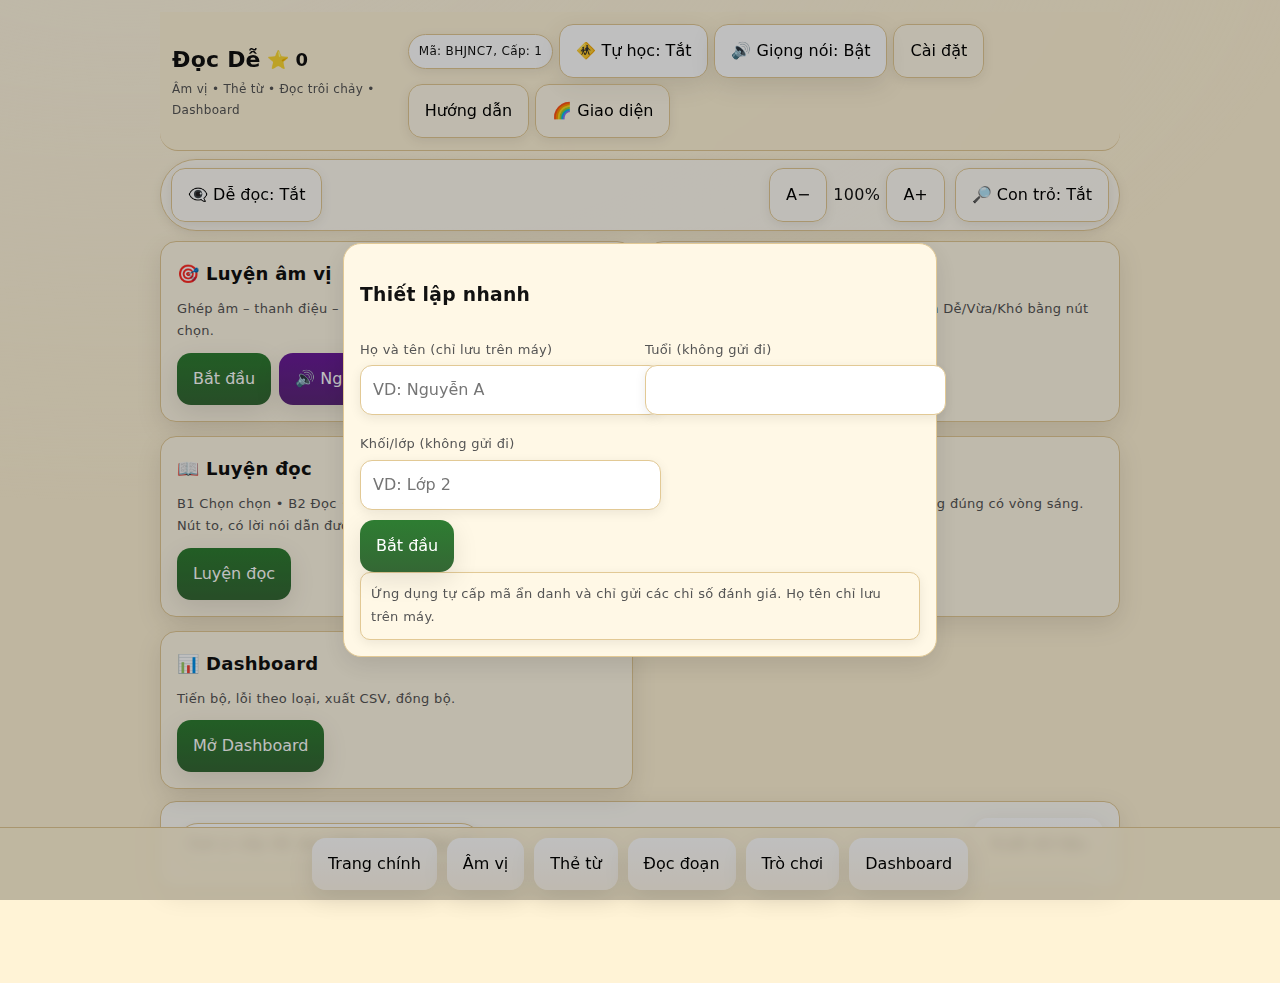
<file: Luu_ma_cu/index.html>
<!DOCTYPE html>
<html lang="vi">
<head>
  <meta charset="utf-8" />
  <meta name="viewport" content="width=device-width, initial-scale=1, viewport-fit=cover" />
  <title>Đọc Dễ – Hỗ trợ trẻ rối loạn đọc</title>
  <meta name="description" content="Luyện âm vị, thẻ từ, đọc trôi chảy (WCPM), hiểu nội dung; TTS, ghi âm, Voice UI, dashboard, xuất CSV, đồng bộ Google Drive." />
  <link id="manifestLink" rel="manifest" href="manifest.webmanifest">
  <meta name="theme-color" content="#FFF3D6" />
  <!-- Favicon (data URI gọn 1 dòng để tránh lỗi phân tích) -->
  <link rel="icon" href="data:image/svg+xml;utf8,<svg xmlns='http://www.w3.org/2000/svg' viewBox='0 0 128 128'><rect width='128' height='128' fill='%23FFF3D6'/><text x='50%' y='58%' dominant-baseline='middle' text-anchor='middle' font-size='80' font-family='sans-serif' fill='%23111'>Đ</text></svg>">
  <link rel="stylesheet" href="styles.css" />
  <script>
    (function fixManifestPath(){
      try{
        var link = document.getElementById('manifestLink');
        if (!link) return;
        var parts = location.pathname.split('/').filter(Boolean);
        var base = (location.hostname.endsWith('.github.io') && parts.length > 0) ? ('/' + parts[0] + '/') : '/';
        link.setAttribute('href', base + 'manifest.webmanifest');
      }catch(_){/*no-op*/}
    })();
  </script>
</head>
<body>
<div class="app">
  <header class="appbar">
    <div>
      <div class="title">Đọc Dễ <span class="stars" id="starCount">⭐ 0</span></div>
      <div class="subtitle">Âm vị • Thẻ từ • Đọc trôi chảy • Dashboard</div>
    </div>
    <div class="toolbar">
      <span id="learnerBadge" class="badge">Chưa thiết lập</span>
      <button class="tog" id="btnChild" data-voice="Bật hoặc tắt chế độ tự học">🚸 Tự học: Tắt</button>
      <button class="tog" id="btnVoice" data-voice="Bật hoặc tắt giọng nói trợ giúp">🔊 Giọng nói: Bật</button>
      <button class="ghost setup-only" id="btnSettings" data-voice="Cài đặt">Cài đặt</button>
      <button class="ghost" id="btnHelp" data-voice="Hướng dẫn">Hướng dẫn</button>
      <button class="ghost" id="btnTheme" data-voice="Đổi giao diện">🌈 Giao diện</button>
    </div>
  </header>

  <!-- Thanh dễ đọc -->
  <section class="a11ybar">
    <button class="ghost" id="btnDys" data-voice="Bật tắt chế độ dễ đọc">👁‍🗨 Dễ đọc: Tắt</button>
    <div class="spacer"></div>
    <div class="zoom">
      <button class="ghost" id="btnFontDown" aria-label="Giảm cỡ chữ" data-voice="Giảm cỡ chữ">A−</button>
      <span id="fontPct">100%</span>
      <button class="ghost" id="btnFontUp" aria-label="Tăng cỡ chữ" data-voice="Tăng cỡ chữ">A+</button>
    </div>
    <button class="ghost" id="btnFocusLine" data-voice="Bật tắt con trỏ đọc theo dòng">🔎 Con trỏ: Tắt</button>
  </section>

  <!-- HOME -->
  <section id="screen-home" class="screen active">
    <div class="home-grid">
      <div class="card lift">
        <h3>🎯 Luyện âm vị</h3>
        <div class="note">Ghép âm – thanh điệu – cặp tối thiểu. Nút to, nghe trước rồi chọn.</div>
        <div class="inline-buttons" style="margin-top:10px;">
          <button class="primary" onclick="App.nav('pa')" data-voice="Luyện âm vị. Bắt đầu">Bắt đầu</button>
          <button class="tts" onclick="App.speak('Luyện âm vị')" data-voice="Nghe hướng dẫn Luyện âm vị">🔊 Nghe</button>
        </div>
      </div>

      <div class="card lift">
        <h3>🃏 Thẻ từ</h3>
        <div class="note">Ôn theo nhịp. Chạm “🔊” để nghe. Chọn Dễ/Vừa/Khó bằng nút màu.</div>
        <div class="inline-buttons" style="margin-top:10px;">
          <button class="primary" onclick="App.nav('cards')" data-voice="Thẻ từ. Ôn tập">Ôn tập</button>
        </div>
      </div>

      <div class="card lift">
        <h3>📖 Luyện đọc </h3>
        <div class="note">B1 Chọn chọn • B2 Đọc • B3 Đánh dấu • B4 Câu hỏi/Kết quả. Nút to, có lời nói dẫn đường.</div>
        <div class="inline-buttons" style="margin-top:10px;">
          <button class="primary" onclick="App.nav('reading')" data-voice="Đọc đoạn. Luyện đọc">Luyện đọc</button>
        </div>
      </div>

      <div class="card lift">
        <h3>🎮 Trò chơi </h3>
        <div class="note">Hiện “Mục tiêu” rõ ràng, nghe mẫu, bóng đúng có vòng sáng.</div>
        <div class="inline-buttons" style="margin-top:10px;">
          <button class="primary" onclick="App.nav('game')" data-voice="Vào trò chơi">Chơi ngay</button>
          <button class="tts" onclick="App.speak('Trong trò chơi, tìm đúng theo mục tiêu hiển thị. Bấm Nghe mẫu để nghe. Bóng đúng sẽ có vòng sáng.')" data-voice="Nghe hướng dẫn trò chơi">🔊 Nghe</button>
        </div>
      </div>

      <div class="card lift">
        <h3>📊 Dashboard</h3>
        <div class="note">Tiến bộ, lỗi theo loại, xuất CSV, đồng bộ.</div>
        <div class="inline-buttons" style="margin-top:10px;">
          <button class="primary" onclick="App.nav('dashboard')" data-voice="Mở bảng điều khiển">Mở Dashboard</button>
        </div>
      </div>
    </div>

    <div class="section lift">
      <div class="row">
        <div class="level-pill">Gợi ý cấp độ đọc tiếp theo: <b id="nextLevelHint">—</b></div>
        <div class="spacer"></div>
        <button onclick="App.nav('export')" data-voice="Xuất dữ liệu">Xuất dữ liệu</button>
      </div>
    </div>
  </section>

  <!-- PA -->
  <section id="screen-pa" class="screen">
    <div class="row">
      <button onclick="App.nav('home')" data-voice="Về trang chính">← Về trang chính</button>
      <div class="spacer"></div>
      <span class="badge">Âm vị học</span>
    </div>
    <div class="section lift" id="pa-container"></div>
    <div class="help">Mẹo: Bấm “🔊” để nghe; nút to – chọn một lần. Có thể chạm giữ 0.4s để nghe tên nút.</div>
  </section>

  <!-- Cards -->
  <section id="screen-cards" class="screen">
    <div class="row">
      <button onclick="App.nav('home')" data-voice="Về trang chính">← Về trang chính</button>
      <div class="spacer"></div>
      <span class="badge">Thẻ từ</span>
    </div>

    <div class="section lift">
      <div class="row" style="gap:12px;">
        <label for="selCardTag" style="margin:0;">Chủ đề/nhóm lỗi:</label>
        <select id="selCardTag" onchange="App.cards.setTag(this.value)" aria-label="Chọn nhóm thẻ"></select>
        <div class="spacer"></div>
        <button class="ghost" onclick="App.cards.reconcile()" data-voice="Cập nhật thẻ mới theo dữ liệu">Cập nhật thẻ mới</button>
        <span class="badge" id="cardStats">—</span>
      </div>
    </div>

    <div class="section lift" id="cards-container"></div>
    <div class="help">Chạm “🔊” để nghe rồi bấm Dễ/Vừa/Khó. Ứng dụng sẽ tự hẹn ngày ôn.</div>
  </section>


  <!-- Reading (4 bước) -->
  <section id="screen-reading" class="screen">
    <div class="row">
      <button onclick="App.nav('home')" data-voice="Về trang chính">← Về trang chính</button>
      <div class="spacer"></div>
      <span class="badge">Luyện đọc (4 bước)</span>
    </div>

    <div class="section lift">
      <div class="stepper" id="readSteps">
        <div class="step active" data-step="1"><span>1</span> Chọn</div>
        <div class="step" data-step="2"><span>2</span> Đọc</div>
        <div class="step" data-step="3"><span>3</span> Đánh dấu</div>
        <div class="step" data-step="4"><span>4</span> Câu hỏi</div>
      </div>
    </div>

    <!-- B1: Chọn -->
    <div class="section lift" id="readStep1">
      <div class="row" style="gap:12px;">
        <label for="selLevel" style="margin:0;">Cấp độ:</label>
        <select id="selLevel" onchange="App.reading.chooseLevel(this.value)" aria-label="Chọn cấp độ"></select>

        <label for="selPassage" style="margin:0;">Bài:</label>
        <select id="selPassage" onchange="App.reading.choosePassage(this.value)" aria-label="Chọn bài đọc"></select>
        <button class="ghost" onclick="App.reading.randomPassage()" data-voice="Chọn bài ngẫu nhiên">🔀 Ngẫu nhiên</button>

        <div class="spacer"></div>
        <div class="slider" data-voice="Điều chỉnh tốc độ giọng đọc">
          <span>🔊 Tốc độ</span>
          <input id="rateSlider" type="range" min="0.6" max="1.4" step="0.05" value="0.9"
                 oninput="App.updateRateFromSlider(this.value)" />
          <span id="rateVal">0.90x</span>
        </div>
      </div>
      <div class="row" style="margin-top:10px;">
        <button class="primary" onclick="App.reading.goStep(2)" data-voice="Sang bước đọc">Tiếp tục</button>
      </div>
    </div>

    <!-- B2: Đọc (hiển thị đoạn dễ đọc) -->
    <div class="section lift" id="readStep2" style="display:none;">
      <div class="row">
        <button class="primary" id="btnStartRead" onclick="App.reading.start()" data-voice="Bắt đầu đọc và tính giờ">Bắt đầu</button>
        <button id="btnStopRead" class="danger" onclick="App.reading.stop()" disabled data-voice="Kết thúc bài đọc">Kết thúc </button>
        <button class="tts" onclick="App.reading.speakPassage()" data-voice="Nghe toàn bộ đoạn">🔊 Nghe đoạn</button>
        <button class="record" id="btnRec" onclick="App.reading.toggleRec()" data-voice="Ghi âm giọng đọc hoặc nghe lại">Ghi âm </button>
        <div class="spacer"></div>
        <span class="stat">⏱️ <span id="timer">00:00</span></span>
        <span class="stat">WCPM: <b id="statWCPM">—</b></span>
        <span class="stat">% đúng: <b id="statAcc">—</b></span>
      </div>
      <!-- Đoạn văn dễ đọc cho dyslexia -->
      <div id="passageText" class="big-text reading-plain" aria-label="Đoạn văn để đọc"></div>

      <div class="row" style="margin-top:10px;">
        <button class="ghost" onclick="App.reading.goStep(1)" data-voice="Quay lại bước chọn">← Quay lại</button>
        <div class="spacer"></div>
        <button class="primary" onclick="App.reading.goStep(3)" data-voice="Sang bước đánh dấu lỗi">Sang bước 3</button>
      </div>
    </div>

    <!-- B3: Đánh dấu -->
    <div class="section lift" id="readStep3" style="display:none;">
      <div class="row">
        <button class="hint" onclick="App.reading.markMode('error')" id="btnErr" data-voice="Chế độ đánh dấu lỗi">Đánh dấu lỗi</button>
        <button class="ghost" onclick="App.reading.markMode('normal')" id="btnNorm" data-voice="Chế độ bình thường">Chế độ bình thường</button>
        <button class="ghost" onclick="App.reading.clearMarks()" data-voice="Xóa các dấu lỗi">🧹 Xóa dấu</button>
        <div class="spacer"></div>
        <button class="primary" onclick="App.reading.goStep(4)" data-voice="Sang câu hỏi hiểu nội dung">Sang bước 4</button>
      </div>
      <!-- Đoạn văn có thể bấm vào từng từ để đánh dấu -->
      <div id="passageView" class="big-text" style="margin-top:10px;"></div>
      <div class="help">Chạm vào từ sai để đánh dấu; chạm lại để bỏ. Nhấn giữ để chọn loại lỗi (thanh điệu / s‑x / ch‑tr / bỏ âm / thêm âm / khác).</div>
    </div>

    <!-- B4: Câu hỏi -->
    <div id="readStep4" class="section lift" style="display:none;">
      <h3>Câu hỏi hiểu nội dung</h3>
      <div id="questions"></div>
      <div class="row" style="margin-top:8px;">
        <button class="ghost" onclick="App.reading.goStep(3)" data-voice="Quay lại bước đánh dấu">← Quay lại</button>
        <div class="spacer"></div>
        <button class="primary" onclick="App.reading.finishComp()" data-voice="Hoàn tất câu hỏi">Xem kết quả</button>
      </div>
    </div>
  </section>

  <!-- GAME -->
  <section id="screen-game" class="screen">
    <div class="row">
      <button onclick="App.nav('home')" data-voice="Về trang chính">← Về trang chính</button>
      <div class="spacer"></div>
      <span class="badge">Trò chơi: Bóng bay âm vị</span>
    </div>

    <div class="section lift">
      <div class="row" style="gap:10px; align-items:center;">
        <div class="targetbox" id="gameTargetBox">
          <div><b>Mục tiêu:</b> <span id="gameTargetText">—</span></div>
          <div class="inline-buttons" style="margin-top:6px;">
            <button class="tts" id="btnGameSample" data-voice="Nghe mẫu mục tiêu">🔊 Nghe mẫu</button>
            <button class="ghost" id="btnGameExplain" data-voice="Giải thích mục tiêu">❓ Giải thích</button>
          </div>
        </div>

        <div class="spacer"></div>

        <div class="row" style="gap:8px;">
          <label style="margin:0;">Chế độ:</label>
          <select id="selGameMode" aria-label="Chọn chế độ">
            <option value="tone">Theo thanh điệu</option>
            <option value="tag">Theo nhóm lỗi</option>
          </select>

          <span id="paneTone" class="row" style="gap:6px;">
            <label style="margin:0;">Thanh:</label>
            <select id="selGameTone" aria-label="Chọn thanh">
              <option value="ngang">ngang</option>
              <option value="sắc">sắc</option>
              <option value="huyền">huyền</option>
              <option value="hỏi">hỏi</option>
              <option value="ngã">ngã</option>
              <option value="nặng">nặng</option>
            </select>
          </span>

          <span id="paneTag" class="row" style="gap:6px; display:none;">
            <label style="margin:0;">Nhóm:</label>
            <select id="selGameTag" aria-label="Chọn nhóm"></select>
          </span>
        </div>

        <div class="spacer"></div>

        <div class="row" style="gap:8px; align-items:center;">
          <span class="stat">🏆 Điểm: <b id="gScore">0</b></span>
          <span class="stat">⏱️ <b id="gTime">60</b>s</span>
          <span class="stat">❤️ <b id="gLives">3</b></span>
          <button class="primary" id="btnGameStart" data-voice="Bắt đầu chơi">Bắt đầu</button>
          <button class="ghost" id="btnGameStop" disabled>Dừng</button>
          <button class="ghost" id="btnGameTrain" data-voice="Bật chế độ tập thử">👟 Tập thử</button>
        </div>
      </div>
    </div>

    <div class="section lift">
      <canvas id="gameCanvas" width="900" height="420" aria-label="Sân chơi bóng bay"></canvas>
      <div class="help">Mẹo: Bóng đúng có <b>vòng sáng</b> quanh bóng. Bấm vào bóng để nghe từ; nghe kỹ thanh/nhóm rồi bấm.</div>
    </div>
  </section>

  <!-- Dashboard -->
  <section id="screen-dashboard" class="screen">
    <div class="row">
      <button onclick="App.nav('home')" data-voice="Về trang chính">← Về trang chính</button>
      <div class="spacer"></div>
      <span class="badge">Dashboard</span>
    </div>

    <div class="grid-2">
      <div class="section lift">
        <h3>WCPM theo thời gian</h3>
        <canvas id="chartWCPM" width="600" height="260"></canvas>
      </div>
      <div class="section lift">
        <h3>% chính xác theo thời gian</h3>
        <canvas id="chartACC" width="600" height="260"></canvas>
      </div>
      <div class="section lift">
        <h3>Tổng lỗi theo loại</h3>
        <canvas id="chartERR" width="600" height="260"></canvas>
      </div>
      <div class="section lift">
        <h3>Thời lượng luyện tập</h3>
        <canvas id="chartDUR" width="600" height="260"></canvas>
      </div>
    </div>

    <div class="section lift">
      <div class="row">
        <button onclick="App.exportCSV()" data-voice="Tải tệp CSV">Tải CSV</button>
        <button class="ghost" onclick="App.copyCSV()" data-voice="Sao chép CSV">Sao chép CSV</button>
        <div class="spacer"></div>
        <button class="danger" onclick="App.resetConfirm()" data-voice="Xóa dữ liệu trên thiết bị này">Xóa dữ liệu (thiết bị này)</button>
      </div>
      <div class="help">CSV chỉ chứa mã ẩn danh cùng các chỉ số đánh giá (không chứa Họ tên).</div>
    </div>

    <div class="section lift">
      <h3>Đồng bộ Google Drive</h3>
      <div class="row">
        <div class="spacer"></div>
        <span class="badge" id="syncStatus">Trạng thái: chưa cấu hình</span>
      </div>
      <div class="inline-buttons" style="margin-top:10px;">
        <button onclick="Sync.flush()" data-voice="Đồng bộ dữ liệu ngay">Đồng bộ ngay</button>
        <button class="ghost" onclick="App.testSync()" data-voice="Kiểm tra kết nối đồng bộ">Kiểm tra kết nối</button>
        <button class="ghost" onclick="App.showSyncHelp()" data-voice="Hướng dẫn thiết lập đồng bộ">Hướng dẫn thiết lập</button>
      </div>
      <div class="help">Ứng dụng gửi chỉ số đọc (WCPM, % đúng, hiểu, lỗi, thời lượng) tới Apps Script của bạn.</div>
    </div>
  </section>

  <!-- Export -->
  <section id="screen-export" class="screen">
    <div class="row">
      <button onclick="App.nav('home')" data-voice="Về trang chính">← Về trang chính</button>
      <div class="spacer"></div>
      <span class="badge">Xuất dữ liệu</span>
    </div>
    <div class="section lift">
      <div class="row">
        <button onclick="App.exportCSV()" data-voice="Tải tệp CSV">Tải CSV</button>
        <button class="ghost" onclick="App.copyCSV()" data-voice="Sao chép CSV">Sao chép CSV</button>
      </div>
      <div class="help">Dán vào Google Sheets để theo dõi dài hạn.</div>
    </div>
  </section>

  <!-- Settings -->
  <section id="screen-settings" class="screen">
    <div class="row">
      <button onclick="App.nav('home')" data-voice="Về trang chính">← Về trang chính</button>
      <div class="spacer"></div>
      <span class="badge">Cài đặt</span>
    </div>

    <div class="section lift">
      <h3>Thông tin học viên & ứng dụng</h3>
      <div class="grid-2">
        <div>
          <label>Họ và tên (chỉ lưu trên máy, không gửi đi)</label>
          <input type="text" id="inpName" placeholder="VD: Nguyễn A (tùy chọn)"/>
        </div>
        <div>
          <label>Mã hệ thống (tự cấp – ẩn danh)</label>
          <input type="text" id="dispSysId" disabled />
        </div>
        <div>
          <label>Tuổi (không gửi đi)</label>
          <input type="number" id="inpAge" min="5" max="15" />
        </div>
        <div>
          <label>Khối/lớp (không gửi đi)</label>
          <input type="text" id="inpGrade" placeholder="VD: Lớp 2" />
        </div>
        <div>
          <label>Phông chữ</label>
          <select id="selFont">
            <option>Lexend</option>
            <option>OpenDyslexic</option>
            <option selected>System Sans</option>
          </select>
        </div>
        <div>
          <label>Tốc độ TTS (0.6–1.4)</label>
          <input type="number" id="inpRate" value="0.9" step="0.05" min="0.6" max="1.4" />
        </div>
        <div>
          <label>Cấp độ đọc ban đầu</label>
          <select id="selStartLevel"></select>
        </div>
      </div>
      <div class="row" style="margin-top:10px;">
        <button class="primary" onclick="App.saveSettings()" data-voice="Lưu cài đặt">Lưu</button>
      </div>
      <div class="help">Ứng dụng chỉ gửi các chỉ số đánh giá; Họ tên/tuổi/lớp chỉ lưu cục bộ để hiển thị.</div>
    </div>

    <div class="section lift">
      <h3>Đồng bộ Google Drive</h3>
      <div class="grid-2">
        <div>
          <label>Đồng bộ (Apps Script URL)</label>
          <input type="url" id="inpSyncUrl" placeholder="https://script.google.com/macros/s/XXX/exec" />
        </div>
        <div>
          <label>Mật mã bí mật (SECRET)</label>
          <input type="text" id="inpSyncSecret" placeholder="docde-secret-2025" />
        </div>
      </div>
      <div class="row" style="margin-top:10px;">
        <button onclick="App.saveSync()" data-voice="Lưu cài đặt đồng bộ">Lưu đồng bộ</button>
        <button class="ghost" onclick="App.testSync()" data-voice="Kiểm tra kết nối đồng bộ">Kiểm tra kết nối</button>
      </div>
      <div class="help">Dán URL Web App từ Google Apps Script. SECRET phải trùng trong Script.</div>
    </div>
  </section>

  <!-- Help -->
  <div id="modalHelp" class="modal">
    <div class="dialog">
      <h3>Hướng dẫn nhanh</h3>
      <ul class="help-list">
        <li data-voice="Mục Âm vị. Mất 5 đến 7 phút. Chọn theo lỗi hay gặp. Nghe mẫu rồi bấm đáp án.">
          <div class="row" style="align-items:center;">
            <b>🎯 Âm vị</b>
            <div class="spacer"></div>
            <span class="badge">5–7 phút</span>
          </div>
          <div class="note">6–8 mục tiêu theo lỗi hay gặp. Bấm 🔊 để nghe mẫu rồi chọn đáp án.</div>
          <div class="inline-buttons" style="margin-top:6px;">
            <button class="tts" onclick="App.speak('Âm vị. Nghe mẫu rồi bấm đáp án đúng.')" data-voice="Nghe hướng dẫn Âm vị">🔊 Nghe hướng dẫn</button>
            <button class="primary" onclick="App.nav('pa')" data-voice="Mở mục Âm vị">Mở Âm vị</button>
          </div>
        </li>

        <li data-voice="Mục Thẻ từ. Khoảng 5 phút. Chạm nút loa để nghe. Sau đó chọn Dễ, Vừa hoặc Khó. Ứng dụng sẽ tự hẹn lịch ôn.">
          <div class="row" style="align-items:center;">
            <b>🃏 Thẻ từ</b>
            <div class="spacer"></div>
            <span class="badge">~5 phút</span>
          </div>
          <div class="note">10–15 thẻ. Chạm “🔊” để nghe → chọn <b>Dễ/Vừa/Khó</b>. Ứng dụng tự đặt lịch ôn.</div>
          <div class="inline-buttons" style="margin-top:6px;">
            <button class="tts" onclick="App.speak('Thẻ từ. Chạm nút loa để nghe, rồi chọn mức Dễ, Vừa, hoặc Khó.')" data-voice="Nghe hướng dẫn Thẻ từ">🔊 Nghe hướng dẫn</button>
            <button class="primary" onclick="App.nav('cards')" data-voice="Mở mục Thẻ từ">Mở Thẻ từ</button>
          </div>
        </li>

        <li data-voice="Mục Luyện đọc bốn bước. Một chọn cấp và bài. Hai bấm bắt đầu để ghi âm rồi bấm kết thúc. Ba đánh dấu lỗi trên từng từ. Bốn trả lời câu hỏi và xem kết quả.">
          <div class="row" style="align-items:center;">
            <b>📖 Đọc đoạn (4 bước)</b>
            <div class="spacer"></div>
            <span class="badge">1 phút đọc</span>
          </div>
          <ol class="note" style="margin:6px 0 0 18px;">
            <li>B1: Chọn <b>cấp độ</b> và <b>bài</b>.</li>
            <li>B2: Bấm <b>Bắt đầu</b> để tính giờ (tự ghi âm) → bấm <b>Kết thúc</b>.</li>
            <li>B3: Chạm vào <b>từng từ sai</b> để đánh dấu (nhấn giữ để chọn loại lỗi).</li>
            <li>B4: Trả lời <b>câu hỏi</b> và xem kết quả.</li>
          </ol>
          <div class="help" style="margin-top:6px;">Mẹo: bật <b>🔎 Con trỏ</b> để đọc theo dòng. Ghi âm cần <b>HTTPS hoặc localhost</b>.</div>
          <div class="inline-buttons" style="margin-top:6px;">
            <button class="tts" onclick="App.speak('Đọc đoạn bốn bước. Chọn cấp và bài. Bấm bắt đầu để ghi âm, sau đó bấm kết thúc. Đánh dấu lỗi trên từng từ rồi trả lời câu hỏi.')" data-voice="Nghe hướng dẫn Luyện đọc">🔊 Nghe hướng dẫn</button>
            <button class="primary" onclick="App.nav('reading')" data-voice="Mở mục Luyện đọc">Mở Luyện đọc</button>
          </div>
        </li>

        <li data-voice="Mục Trò chơi. Xem mục tiêu, bấm nghe mẫu. Bóng đúng có vòng sáng, hãy bấm vào bóng đúng.">
          <div class="row" style="align-items:center;">
            <b>🎮 Trò chơi</b>
            <div class="spacer"></div>
            <span class="badge">Vui và nhanh</span>
          </div>
          <div class="note">Xem “Mục tiêu”, bấm “🔊 Nghe mẫu”. Bóng đúng có <b>vòng sáng</b>.</div>
          <div class="inline-buttons" style="margin-top:6px;">
            <button class="tts" onclick="App.speak('Trong trò chơi, hãy tìm đúng theo mục tiêu hiển thị. Bóng đúng có vòng sáng.')" data-voice="Nghe hướng dẫn Trò chơi">🔊 Nghe hướng dẫn</button>
            <button class="primary" onclick="App.nav('game')" data-voice="Mở mục Trò chơi">Mở Trò chơi</button>
          </div>
        </li>

        <li data-voice="Giọng nói trợ giúp. Nhấn giữ bốn phần mười giây lên nút để nghe tên. Bạn có thể đổi giao diện và cỡ chữ trong cài đặt.">
          <div class="row" style="align-items:center;">
            <b>🗣️ Giọng nói & giao diện</b>
            <div class="spacer"></div>
          </div>
          <div class="note">Nhấn giữ <b>0.4s</b> lên nút để nghe tên. Dùng <b>🌈 Giao diện</b> để đổi font/cỡ; bật <b>👁‍🗨 Dễ đọc</b> nếu cần.</div>
          <div class="inline-buttons" style="margin-top:6px;">
            <button class="ghost" onclick="App.nav('settings')" data-voice="Mở cài đặt">Mở Cài đặt</button>
            <button class="ghost" onclick="document.getElementById('modalHelp').classList.remove('active')" data-voice="Đóng và bắt đầu ngay">Bắt đầu ngay</button>
          </div>
        </li>
      </ul>
      <div class="row">
        <div class="spacer"></div>
        <button onclick="document.getElementById('modalHelp').classList.remove('active')" data-voice="Đóng hướng dẫn">Đã hiểu</button>
      </div>
    </div>
  </div>

  <!-- Onboarding -->
  <div id="modalOnboard" class="modal">
    <div class="dialog">
      <h3>Thiết lập nhanh</h3>
      <div class="grid-2">
        <div>
          <label>Họ và tên (chỉ lưu trên máy)</label>
          <input type="text" id="obName" placeholder="VD: Nguyễn A"/>
        </div>
        <div>
          <label>Tuổi (không gửi đi)</label>
          <input type="number" id="obAge" min="5" max="15"/>
        </div>
        <div>
          <label>Khối/lớp (không gửi đi)</label>
          <input type="text" id="obGrade" placeholder="VD: Lớp 2"/>
        </div>
      </div>
      <div class="row" style="margin-top:10px;">
        <button class="primary" onclick="App.finishOnboard()" data-voice="Bắt đầu sử dụng">Bắt đầu</button>
      </div>
      <div class="help">Ứng dụng tự cấp mã ẩn danh và chỉ gửi các chỉ số đánh giá. Họ tên chỉ lưu trên máy.</div>
    </div>
  </div>

  <!-- Menu lỗi -->
  <div id="errorMenu" class="modal" style="background: transparent;">
    <div class="dialog" style="max-width:380px;">
      <h3>Chọn loại lỗi</h3>
      <div class="row" style="flex-wrap: wrap;">
        <button onclick="App.reading.setErrType('tone')" data-voice="Sai thanh điệu">Sai thanh điệu</button>
        <button onclick="App.reading.setErrType('sx')" data-voice="Nhầm s và x">Nhầm s x</button>
        <button onclick="App.reading.setErrType('chtr')" data-voice="Nhầm ch và tr">Nhầm ch tr</button>
        <button onclick="App.reading.setErrType('omission')" data-voice="Bỏ âm hoặc bỏ từ">Bỏ âm</button>
        <button onclick="App.reading.setErrType('insertion')" data-voice="Thêm âm hoặc thêm từ">Thêm âm</button>
        <button onclick="App.reading.setErrType('other')" data-voice="Lỗi khác">Khác</button>
      </div>
      <div class="row" style="margin-top:8px;">
        <div class="spacer"></div>
        <button class="ghost" onclick="document.getElementById('errorMenu').classList.remove('active')" data-voice="Đóng bảng chọn lỗi">Đóng</button>
      </div>
    </div>
  </div>

  <!-- Khoá/thoát Child Mode -->
  <div class="lockbar" id="lockbar" style="display:none;">
    <span>🚸 Tự học đang bật</span>
    <button class="ghost" id="btnUnlock" data-voice="Giữ ba giây để thoát tự học">Giữ 3s để thoát</button>
  </div>

</div>

<!-- Lớp hiệu ứng -->
<div id="fxLayer" class="fx-layer" aria-hidden="true"></div>

<div class="footerbar">
  <button onclick="App.nav('home')" data-voice="Trang chính">Trang chính</button>
  <button onclick="App.nav('pa')" data-voice="Âm vị">Âm vị</button>
  <button onclick="App.nav('cards')" data-voice="Thẻ từ">Thẻ từ</button>
  <button onclick="App.nav('reading')" data-voice="Đọc đoạn">Đọc đoạn</button>
  <button onclick="App.nav('game')" data-voice="Trò chơi">Trò chơi</button>
  <button onclick="App.nav('dashboard')" data-voice="Bảng điều khiển">Dashboard</button>
</div>

<!-- Scripts -->
<script src="./app/data.js" defer></script>
<script src="./app/store.js" defer></script>
<script src="./app/tts.js" defer></script>
<script src="./app/voiceui.js" defer></script>
<script src="./app/recorder.js" defer></script>
<script src="./app/coach.js" defer></script>
<script src="./app/utils.js" defer></script>
<script src="./app/charts.js" defer></script>
<script src="./app/adaptive.js" defer></script>
<script src="./app/sr.js" defer></script>
<script src="./app/sync.js" defer></script>

<script src="./app/modules/pa.js" defer></script>
<script src="./app/modules/cards.js" defer></script>
<script src="./app/modules/reading.js" defer></script>
<script src="./app/modules/dashboard.js" defer></script>
<script src="./app/modules/game.js" defer></script>

<script src="./app/effects.js" defer></script>
<script src="./app/a11y.js" defer></script>
<script src="./app/app.js" defer></script>
<noscript>Ứng dụng cần JavaScript để hoạt động.</noscript>
  <!-- Đăng ký Service Worker -->
<script>
  if ('serviceWorker' in navigator) {
    navigator.serviceWorker.register('./sw.js')
      .then(() => console.log('✅ Service Worker registered'))
      .catch(err => console.error('❌ SW registration failed:', err));
  }
</script>
</body>
</html>
</file>
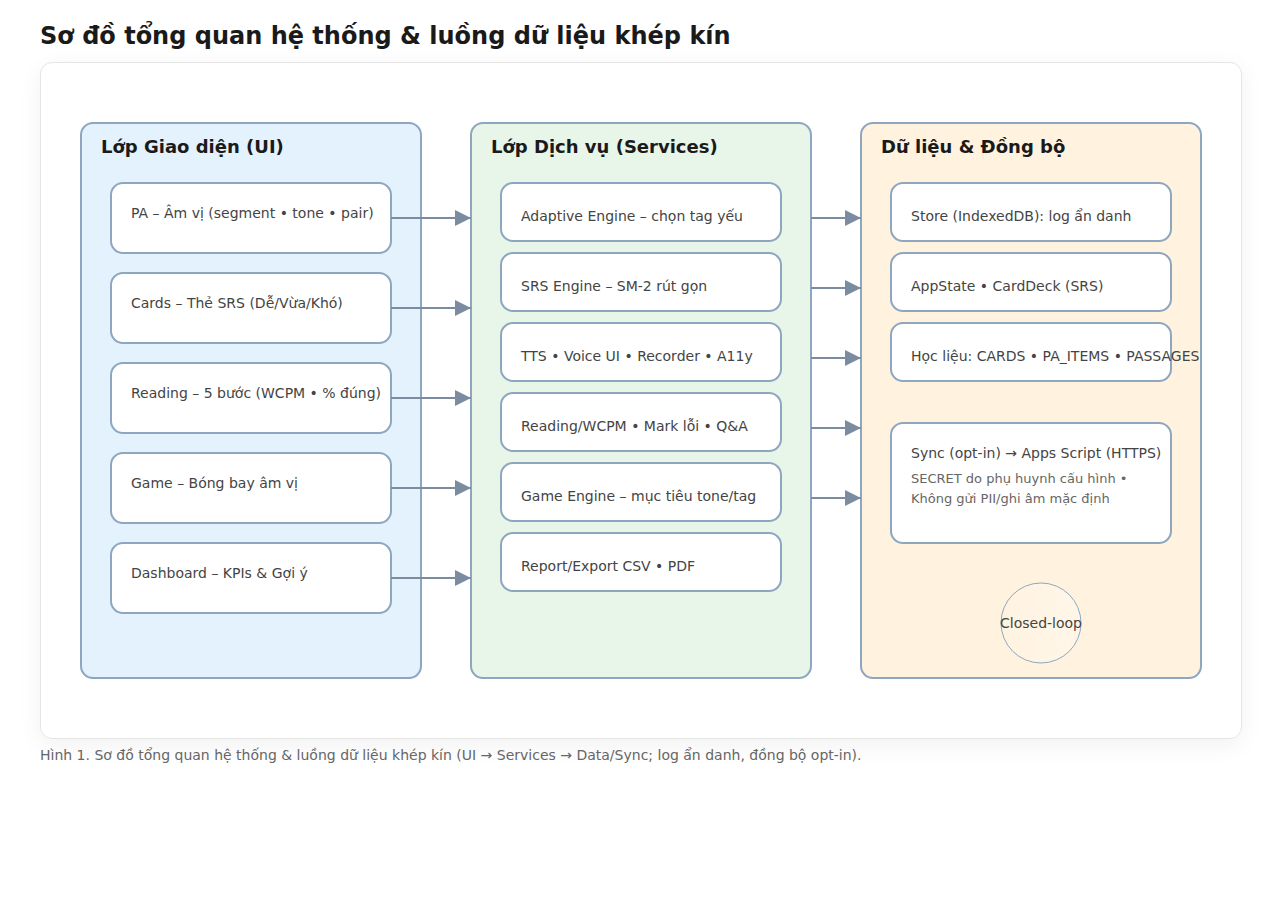
<file: Hình 1. Sơ đồ tổng quan hệ thống & luồng dữ liệu khép kín.html>
<!DOCTYPE html>
<!-- saved from url=(0075)file:///C:/Users/TSC/KHKT_2025/App_for_dyslexia_children/H%C3%ACnh%201.html -->
<html lang="vi"><head><meta http-equiv="Content-Type" content="text/html; charset=UTF-8">

<meta name="viewport" content="width=device-width,initial-scale=1">
<title>Sơ đồ tổng quan hệ thống &amp; luồng dữ liệu khép kín</title>
<style>
  :root{
    --bg:#ffffff;
    --ink:#1a1a1a;
    --muted:#666;
    --ui:#E3F2FD;
    --svc:#E8F5E9;
    --data:#FFF3E0;
    --accent:#1565C0;
    --ok:#2E7D32;
    --warn:#EF6C00;
    --line:#c8d1dc;
  }
  body{margin:0;background:var(--bg);color:var(--ink);font-family:system-ui,-apple-system,Segoe UI,Roboto,Inter,Arial,sans-serif}
  .wrap{max-width:1200px;margin:auto;padding:16px}
  h1{font-size:clamp(18px,3.5vw,24px);margin:6px 0 12px}
  .board{width:100%;aspect-ratio:16/9;border:1px solid #e5e5e5;border-radius:12px;box-shadow:0 6px 24px rgba(0,0,0,.06);overflow:hidden}
  svg{width:100%;height:100%;display:block}
  .cap{margin-top:8px;color:var(--muted);font-size:14px}
</style>
</head>
<body>
<div class="wrap">
  <h1>Sơ đồ tổng quan hệ thống &amp; luồng dữ liệu khép kín</h1>
  <div class="board">
    <svg viewBox="0 0 1200 675" xmlns="http://www.w3.org/2000/svg">
      <defs>
        <marker id="arrow" viewBox="0 0 10 10" refX="10" refY="5" markerWidth="8" markerHeight="8" orient="auto-start-reverse">
          <path d="M 0 0 L 10 5 L 0 10 z" fill="#7c8ca0"></path>
        </marker>
        <lineargradient id="halo" x1="0" x2="1">
          <stop offset="0%" stop-color="#fff" stop-opacity=".0"></stop>
          <stop offset="100%" stop-color="#fff" stop-opacity=".3"></stop>
        </lineargradient>
        <style>
          .box{rx:12;ry:12;stroke:#8ea6bf;stroke-width:2}
          .t{font-size:18px;fill:#1a1a1a;font-weight:700}
          .s{font-size:14px;fill:#444}
          .note{font-size:13px;fill:#666}
          .wire{stroke:#7c8ca0;stroke-width:2;fill:none;marker-end:url(#arrow)}
          .dashed{stroke-dasharray:8 6}
        </style>
      </defs>

      <!-- LAYER: UI -->
      <rect x="40" y="60" width="340" height="555" class="box" fill="var(--ui)"></rect>
      <text x="60" y="90" class="t">Lớp Giao diện (UI)</text>
      <!-- UI modules -->
      <rect x="70" y="120" width="280" height="70" class="box" fill="#fff"></rect>
      <text x="90" y="155" class="s">PA – Âm vị (segment • tone • pair)</text>

      <rect x="70" y="210" width="280" height="70" class="box" fill="#fff"></rect>
      <text x="90" y="245" class="s">Cards – Thẻ SRS (Dễ/Vừa/Khó)</text>

      <rect x="70" y="300" width="280" height="70" class="box" fill="#fff"></rect>
      <text x="90" y="335" class="s">Reading – 5 bước (WCPM • % đúng)</text>

      <rect x="70" y="390" width="280" height="70" class="box" fill="#fff"></rect>
      <text x="90" y="425" class="s">Game – Bóng bay âm vị</text>

      <rect x="70" y="480" width="280" height="70" class="box" fill="#fff"></rect>
      <text x="90" y="515" class="s">Dashboard – KPIs &amp; Gợi ý</text>

      <!-- LAYER: Services -->
      <rect x="430" y="60" width="340" height="555" class="box" fill="var(--svc)"></rect>
      <text x="450" y="90" class="t">Lớp Dịch vụ (Services)</text>

      <rect x="460" y="120" width="280" height="58" class="box" fill="#fff"></rect>
      <text x="480" y="158" class="s">Adaptive Engine – chọn tag yếu</text>

      <rect x="460" y="190" width="280" height="58" class="box" fill="#fff"></rect>
      <text x="480" y="228" class="s">SRS Engine – SM‑2 rút gọn</text>

      <rect x="460" y="260" width="280" height="58" class="box" fill="#fff"></rect>
      <text x="480" y="298" class="s">TTS • Voice UI • Recorder • A11y</text>

      <rect x="460" y="330" width="280" height="58" class="box" fill="#fff"></rect>
      <text x="480" y="368" class="s">Reading/WCPM • Mark lỗi • Q&amp;A</text>

      <rect x="460" y="400" width="280" height="58" class="box" fill="#fff"></rect>
      <text x="480" y="438" class="s">Game Engine – mục tiêu tone/tag</text>

      <rect x="460" y="470" width="280" height="58" class="box" fill="#fff"></rect>
      <text x="480" y="508" class="s">Report/Export CSV • PDF</text>

      <!-- LAYER: Data/Sync -->
      <rect x="820" y="60" width="340" height="555" class="box" fill="var(--data)"></rect>
      <text x="840" y="90" class="t">Dữ liệu &amp; Đồng bộ</text>

      <rect x="850" y="120" width="280" height="58" class="box" fill="#fff"></rect>
      <text x="870" y="158" class="s">Store (IndexedDB): log ẩn danh</text>

      <rect x="850" y="190" width="280" height="58" class="box" fill="#fff"></rect>
      <text x="870" y="228" class="s">AppState • CardDeck (SRS)</text>

      <rect x="850" y="260" width="280" height="58" class="box" fill="#fff"></rect>
      <text x="870" y="298" class="s">Học liệu: CARDS • PA_ITEMS • PASSAGES</text>

      <rect x="850" y="360" width="280" height="120" class="box" fill="#fff"></rect>
      <text x="870" y="395" class="s">Sync (opt‑in) → Apps Script (HTTPS)</text>
      <text x="870" y="420" class="note">SECRET do phụ huynh cấu hình •</text>
      <text x="870" y="440" class="note">Không gửi PII/ghi âm mặc định</text>

      <!-- Wires UI <-> Services -->
      <path d="M350,155 L430,155" class="wire"></path>
      <path d="M350,245 L430,245" class="wire"></path>
      <path d="M350,335 L430,335" class="wire"></path>
      <path d="M350,425 L430,425" class="wire"></path>
      <path d="M350,515 L430,515" class="wire"></path>

      <!-- Wires Services <-> Data -->
      <path d="M770,155 L820,155" class="wire"></path>
      <path d="M770,225 L820,225" class="wire"></path>
      <path d="M770,295 L820,295" class="wire"></path>
      <path d="M770,365 L820,365" class="wire"></path>
      <path d="M770,435 L820,435" class="wire"></path>

      <!-- Closed loop hint -->
      <circle cx="1000" cy="560" r="40" fill="url(#halo)" stroke="#8ea6bf"></circle>
      <text x="1000" y="565" text-anchor="middle" class="s">Closed‑loop</text>
    </svg>
  </div>
  <div class="cap">Hình 1. Sơ đồ tổng quan hệ thống &amp; luồng dữ liệu khép kín (UI → Services → Data/Sync; log ẩn danh, đồng bộ opt‑in).</div>
</div>

</body></html>
</file>
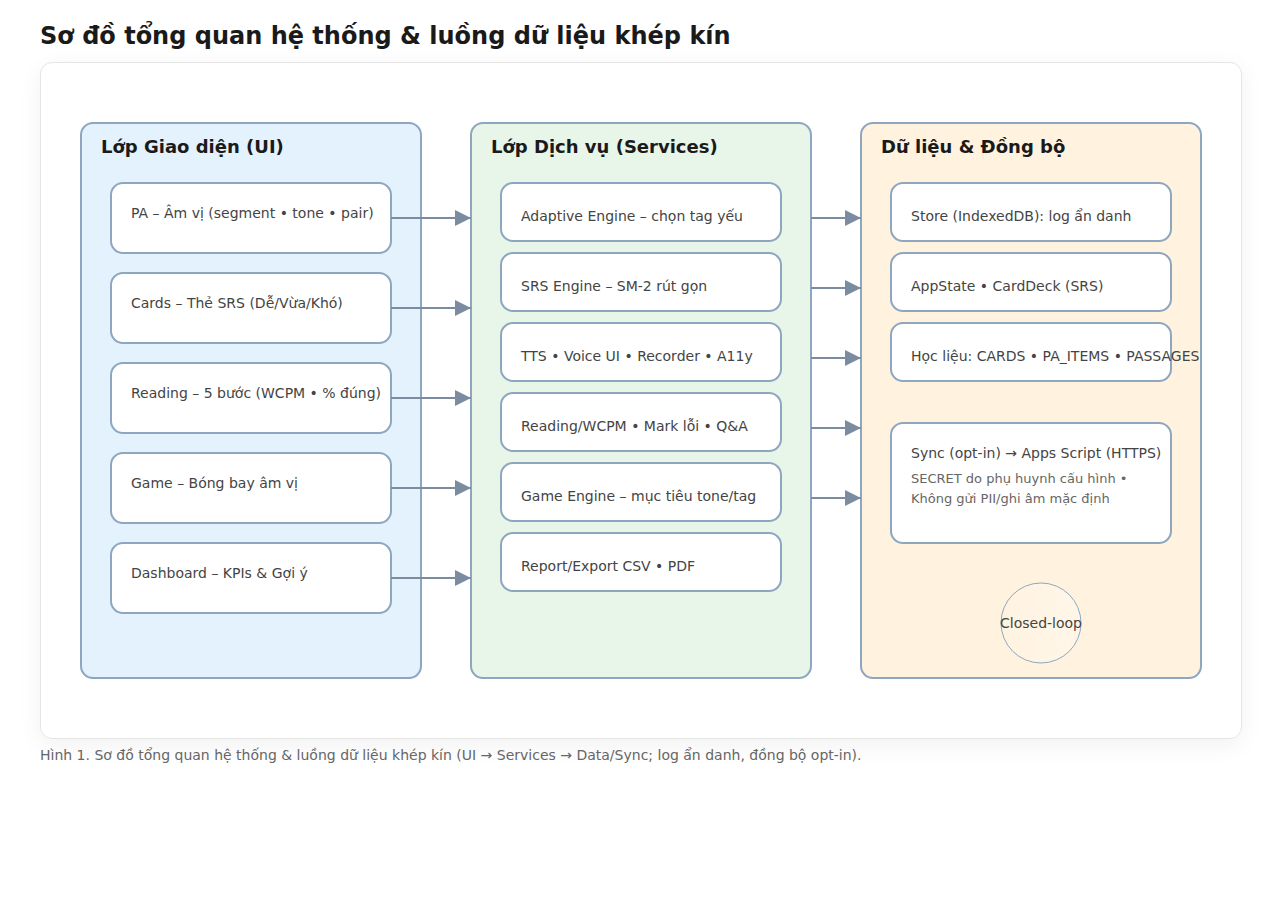
<file: Hình 1.html>
<!doctype html>
<html lang="vi">
<head>
<meta charset="utf-8" />
<meta name="viewport" content="width=device-width,initial-scale=1" />
<title>Sơ đồ tổng quan hệ thống & luồng dữ liệu khép kín</title>
<style>
  :root{
    --bg:#ffffff;
    --ink:#1a1a1a;
    --muted:#666;
    --ui:#E3F2FD;
    --svc:#E8F5E9;
    --data:#FFF3E0;
    --accent:#1565C0;
    --ok:#2E7D32;
    --warn:#EF6C00;
    --line:#c8d1dc;
  }
  body{margin:0;background:var(--bg);color:var(--ink);font-family:system-ui,-apple-system,Segoe UI,Roboto,Inter,Arial,sans-serif}
  .wrap{max-width:1200px;margin:auto;padding:16px}
  h1{font-size:clamp(18px,3.5vw,24px);margin:6px 0 12px}
  .board{width:100%;aspect-ratio:16/9;border:1px solid #e5e5e5;border-radius:12px;box-shadow:0 6px 24px rgba(0,0,0,.06);overflow:hidden}
  svg{width:100%;height:100%;display:block}
  .cap{margin-top:8px;color:var(--muted);font-size:14px}
</style>
</head>
<body>
<div class="wrap">
  <h1>Sơ đồ tổng quan hệ thống &amp; luồng dữ liệu khép kín</h1>
  <div class="board">
    <svg viewBox="0 0 1200 675" xmlns="http://www.w3.org/2000/svg">
      <defs>
        <marker id="arrow" viewBox="0 0 10 10" refX="10" refY="5" markerWidth="8" markerHeight="8" orient="auto-start-reverse">
          <path d="M 0 0 L 10 5 L 0 10 z" fill="#7c8ca0"/>
        </marker>
        <linearGradient id="halo" x1="0" x2="1">
          <stop offset="0%" stop-color="#fff" stop-opacity=".0"/>
          <stop offset="100%" stop-color="#fff" stop-opacity=".3"/>
        </linearGradient>
        <style><![CDATA[
          .box{rx:12;ry:12;stroke:#8ea6bf;stroke-width:2}
          .t{font-size:18px;fill:#1a1a1a;font-weight:700}
          .s{font-size:14px;fill:#444}
          .note{font-size:13px;fill:#666}
          .wire{stroke:#7c8ca0;stroke-width:2;fill:none;marker-end:url(#arrow)}
          .dashed{stroke-dasharray:8 6}
        ]]></style>
      </defs>

      <!-- LAYER: UI -->
      <rect x="40" y="60" width="340" height="555" class="box" fill="var(--ui)"/>
      <text x="60" y="90" class="t">Lớp Giao diện (UI)</text>
      <!-- UI modules -->
      <rect x="70" y="120" width="280" height="70" class="box" fill="#fff"/>
      <text x="90" y="155" class="s">PA – Âm vị (segment • tone • pair)</text>

      <rect x="70" y="210" width="280" height="70" class="box" fill="#fff"/>
      <text x="90" y="245" class="s">Cards – Thẻ SRS (Dễ/Vừa/Khó)</text>

      <rect x="70" y="300" width="280" height="70" class="box" fill="#fff"/>
      <text x="90" y="335" class="s">Reading – 5 bước (WCPM • % đúng)</text>

      <rect x="70" y="390" width="280" height="70" class="box" fill="#fff"/>
      <text x="90" y="425" class="s">Game – Bóng bay âm vị</text>

      <rect x="70" y="480" width="280" height="70" class="box" fill="#fff"/>
      <text x="90" y="515" class="s">Dashboard – KPIs &amp; Gợi ý</text>

      <!-- LAYER: Services -->
      <rect x="430" y="60" width="340" height="555" class="box" fill="var(--svc)"/>
      <text x="450" y="90" class="t">Lớp Dịch vụ (Services)</text>

      <rect x="460" y="120" width="280" height="58" class="box" fill="#fff"/>
      <text x="480" y="158" class="s">Adaptive Engine – chọn tag yếu</text>

      <rect x="460" y="190" width="280" height="58" class="box" fill="#fff"/>
      <text x="480" y="228" class="s">SRS Engine – SM‑2 rút gọn</text>

      <rect x="460" y="260" width="280" height="58" class="box" fill="#fff"/>
      <text x="480" y="298" class="s">TTS • Voice UI • Recorder • A11y</text>

      <rect x="460" y="330" width="280" height="58" class="box" fill="#fff"/>
      <text x="480" y="368" class="s">Reading/WCPM • Mark lỗi • Q&amp;A</text>

      <rect x="460" y="400" width="280" height="58" class="box" fill="#fff"/>
      <text x="480" y="438" class="s">Game Engine – mục tiêu tone/tag</text>

      <rect x="460" y="470" width="280" height="58" class="box" fill="#fff"/>
      <text x="480" y="508" class="s">Report/Export CSV • PDF</text>

      <!-- LAYER: Data/Sync -->
      <rect x="820" y="60" width="340" height="555" class="box" fill="var(--data)"/>
      <text x="840" y="90" class="t">Dữ liệu &amp; Đồng bộ</text>

      <rect x="850" y="120" width="280" height="58" class="box" fill="#fff"/>
      <text x="870" y="158" class="s">Store (IndexedDB): log ẩn danh</text>

      <rect x="850" y="190" width="280" height="58" class="box" fill="#fff"/>
      <text x="870" y="228" class="s">AppState • CardDeck (SRS)</text>

      <rect x="850" y="260" width="280" height="58" class="box" fill="#fff"/>
      <text x="870" y="298" class="s">Học liệu: CARDS • PA_ITEMS • PASSAGES</text>

      <rect x="850" y="360" width="280" height="120" class="box" fill="#fff"/>
      <text x="870" y="395" class="s">Sync (opt‑in) → Apps Script (HTTPS)</text>
      <text x="870" y="420" class="note">SECRET do phụ huynh cấu hình •</text>
      <text x="870" y="440" class="note">Không gửi PII/ghi âm mặc định</text>

      <!-- Wires UI <-> Services -->
      <path d="M350,155 L430,155" class="wire"/>
      <path d="M350,245 L430,245" class="wire"/>
      <path d="M350,335 L430,335" class="wire"/>
      <path d="M350,425 L430,425" class="wire"/>
      <path d="M350,515 L430,515" class="wire"/>

      <!-- Wires Services <-> Data -->
      <path d="M770,155 L820,155" class="wire"/>
      <path d="M770,225 L820,225" class="wire"/>
      <path d="M770,295 L820,295" class="wire"/>
      <path d="M770,365 L820,365" class="wire"/>
      <path d="M770,435 L820,435" class="wire"/>

      <!-- Closed loop hint -->
      <circle cx="1000" cy="560" r="40" fill="url(#halo)" stroke="#8ea6bf"/>
      <text x="1000" y="565" text-anchor="middle" class="s">Closed‑loop</text>
    </svg>
  </div>
  <div class="cap">Hình 1. Sơ đồ tổng quan hệ thống &amp; luồng dữ liệu khép kín (UI → Services → Data/Sync; log ẩn danh, đồng bộ opt‑in).</div>
</div>
</body>
</html>
</file>
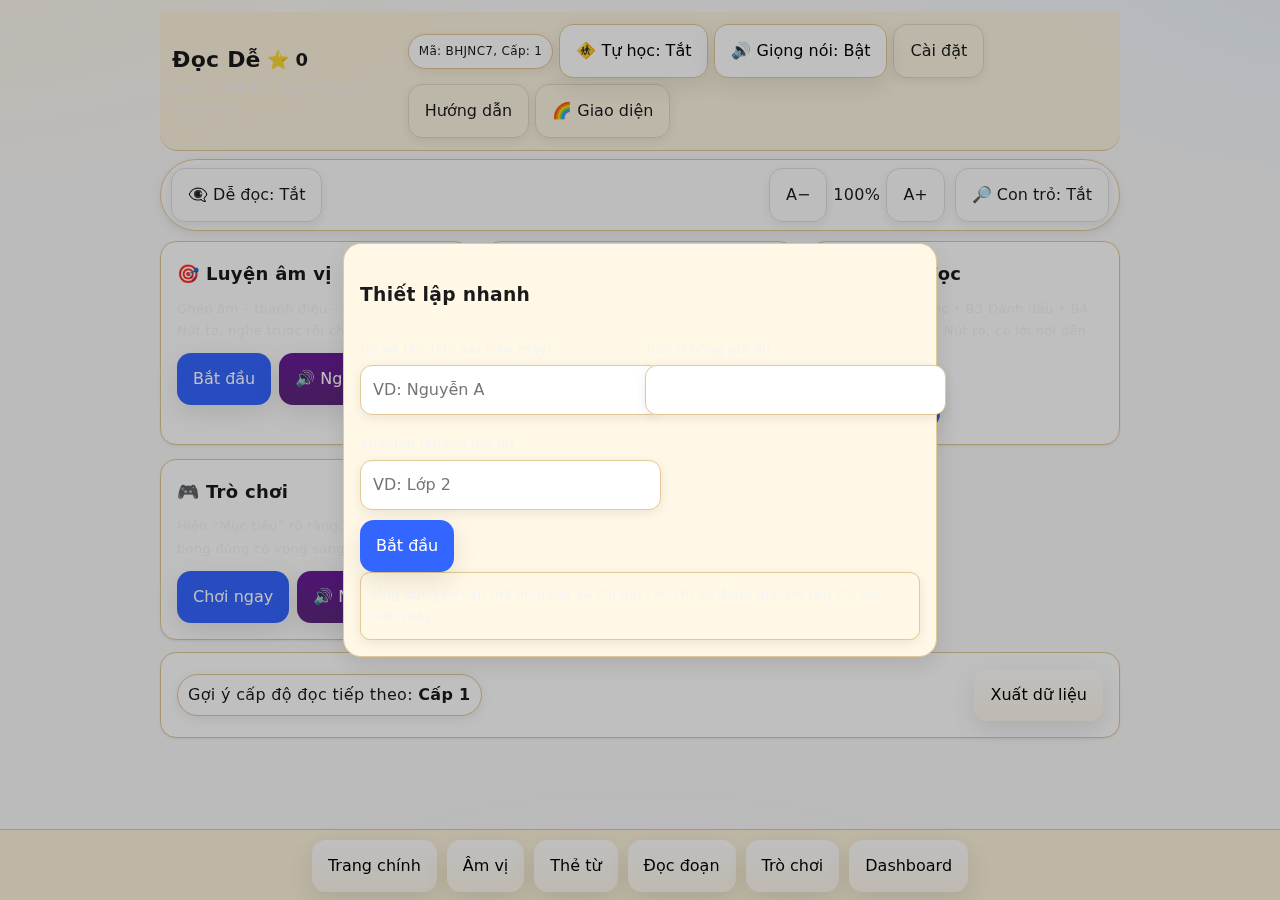
<file: index_ver_1.html>
<!DOCTYPE html>
<html lang="vi">
<head>
  <meta charset="utf-8" />
  <meta name="viewport" content="width=device-width, initial-scale=1, viewport-fit=cover" />
  <title>Đọc Dễ – Hỗ trợ trẻ rối loạn đọc</title>
  <meta name="description" content="Luyện âm vị, thẻ từ, đọc trôi chảy (WCPM), hiểu nội dung; TTS, ghi âm, Voice UI, dashboard, xuất CSV, đồng bộ Google Drive." />
  <!-- Manifest: đặt tạm, tự chỉnh đúng đường dẫn bằng script bên dưới -->
  <link id="manifestLink" rel="manifest" href="manifest.webmanifest">
  <meta name="theme-color" content="#FFF3D6" />
  <!-- Favicon (data URI gọn 1 dòng để tránh lỗi phân tích) -->
  <link rel="icon" href="data:image/svg+xml;utf8,<svg xmlns='http://www.w3.org/2000/svg' viewBox='0 0 128 128'><rect width='128' height='128' fill='%23FFF3D6'/><text x='50%' y='58%' dominant-baseline='middle' text-anchor='middle' font-size='80' font-family='sans-serif' fill='%23111'>Đ</text></svg>">
  <link rel="stylesheet" href="styles.css" />
  <style>
    :root{
      --token-correct-bg:#E6FFE6;
      --token-correct-bd:#5bbb5b;
      --token-wrong-bg:#FFEAEA;
    }
    /* Cải thiện khả năng đọc cho trẻ dyslexia */
    .big-text{ line-height:1.7; letter-spacing:0.02em; word-spacing:0.06em; }
    body.dys .big-text{ letter-spacing:0.04em; word-spacing:0.12em; }
    /* Nút lớn, dễ bấm (44px) */
    button, .ghost, .primary, .tts, .danger, .record, .tog { min-height:44px; min-width:44px; }
    /* Token highlight mượt */
    .reading-line span{ padding:1px 2px; border-radius:4px; transition: background .2s, box-shadow .2s, outline .2s, border-bottom-color .2s; }
    .token{ padding:0 2px; border-radius:4px; }
    .token:focus{ outline:3px solid var(--primary, #3c7); outline-offset:2px; }
    /* Stepper đủ rộng */
    .stepper .step{ min-width:44px; }
    /* aria-live giữ chỗ để tránh nhảy layout */
    .stat b[aria-live]{ display:inline-block; min-width:3ch; }
    /* Skip link để nhảy nhanh bằng bàn phím */
    .skip-link{ position:absolute; left:-9999px; top:0; }
    .skip-link:focus{ left:8px; top:8px; background:#000; color:#fff; padding:8px 12px; z-index:9999; border-radius:6px; }
    /* Giảm chuyển động nếu người dùng nhạy cảm */
    @media (prefers-reduced-motion: reduce){
      *{ transition:none !important; animation:none !important; scroll-behavior:auto !important; }
    }
  </style>
  <script>
    // Sửa lỗi 404 manifest trên GitHub Pages: tự xác định base path (tên repo) và gán đúng href
    (function fixManifestPath(){
      try{
        var link = document.getElementById('manifestLink');
        if (!link) return;
        var parts = location.pathname.split('/').filter(Boolean);
        var base = (location.hostname.endsWith('.github.io') && parts.length > 0) ? ('/' + parts[0] + '/') : '/';
        link.setAttribute('href', base + 'manifest.webmanifest');
      }catch(_){/*no-op*/}
    })();
  </script>
</head>
<body>
<a href="#screen-reading" class="skip-link">Bỏ qua để tới Luyện đọc</a>

<div class="app">
  <header class="appbar">
    <div>
      <div class="title">Đọc Dễ <span class="stars" id="starCount">⭐ 0</span></div>
      <div class="subtitle">Âm vị • Thẻ từ • Đọc trôi chảy • Dashboard</div>
    </div>
    <div class="toolbar">
      <span id="learnerBadge" class="badge">Chưa thiết lập</span>
      <button class="tog" id="btnChild" data-voice="Bật hoặc tắt chế độ tự học">🚸 Tự học: Tắt</button>
      <button class="tog" id="btnVoice" data-voice="Bật hoặc tắt giọng nói trợ giúp">🔊 Giọng nói: Bật</button>
      <button class="ghost setup-only" id="btnSettings" data-voice="Cài đặt">Cài đặt</button>
      <button class="ghost" id="btnHelp" data-voice="Hướng dẫn">Hướng dẫn</button>
      <button class="ghost" id="btnTheme" data-voice="Đổi giao diện">🌈 Giao diện</button>
    </div>
  </header>

  <!-- Thanh dễ đọc -->
  <section class="a11ybar">
    <button class="ghost" id="btnDys" data-voice="Bật tắt chế độ dễ đọc">👁‍🗨 Dễ đọc: Tắt</button>
    <div class="spacer"></div>
    <div class="zoom">
      <button class="ghost" id="btnFontDown" aria-label="Giảm cỡ chữ" data-voice="Giảm cỡ chữ">A−</button>
      <span id="fontPct">100%</span>
      <button class="ghost" id="btnFontUp" aria-label="Tăng cỡ chữ" data-voice="Tăng cỡ chữ">A+</button>
    </div>
    <button class="ghost" id="btnFocusLine" data-voice="Bật tắt con trỏ đọc theo dòng">🔎 Con trỏ: Tắt</button>
  </section>

  <!-- HOME -->
  <section id="screen-home" class="screen active">
    <div class="home-grid">
      <div class="card lift">
        <h3>🎯 Luyện âm vị</h3>
        <div class="note">Ghép âm – thanh điệu – cặp tối thiểu. Nút to, nghe trước rồi chọn.</div>
        <div class="inline-buttons" style="margin-top:10px;">
          <button class="primary" onclick="App.nav('pa')" data-voice="Luyện âm vị. Bắt đầu">Bắt đầu</button>
          <button class="tts" onclick="App.speak('Luyện âm vị')" data-voice="Nghe hướng dẫn Luyện âm vị">🔊 Nghe</button>
        </div>
      </div>

      <div class="card lift">
        <h3>🃏 Thẻ từ</h3>
        <div class="note">Ôn theo nhịp. Chạm “🔊” để nghe. Chọn Dễ/Vừa/Khó bằng nút màu.</div>
        <div class="inline-buttons" style="margin-top:10px;">
          <button class="primary" onclick="App.nav('cards')" data-voice="Thẻ từ. Ôn tập">Ôn tập</button>
        </div>
      </div>

      <div class="card lift">
        <h3>📖 Luyện đọc</h3>
        <div class="note">B1 Chọn • B2 Đọc • B3 Đánh dấu • B4 Câu hỏi/Kết quả. Nút to, có lời nói dẫn đường.</div>
        <div class="inline-buttons" style="margin-top:10px;">
          <button class="primary" onclick="App.nav('reading')" data-voice="Đọc đoạn. Luyện đọc">Luyện đọc</button>
        </div>
      </div>

      <div class="card lift">
        <h3>🎮 Trò chơi </h3>
        <div class="note">Hiện “Mục tiêu” rõ ràng, nghe mẫu, bóng đúng có vòng sáng.</div>
        <div class="inline-buttons" style="margin-top:10px;">
          <button class="primary" onclick="App.nav('game')" data-voice="Vào trò chơi">Chơi ngay</button>
          <button class="tts" onclick="App.speak('Trong trò chơi, tìm đúng theo mục tiêu hiển thị. Bấm Nghe mẫu để nghe. Bóng đúng sẽ có vòng sáng.')" data-voice="Nghe hướng dẫn trò chơi">🔊 Nghe</button>
        </div>
      </div>

      <div class="card lift">
        <h3>📊 Dashboard</h3>
        <div class="note">Tiến bộ, lỗi theo loại, xuất CSV, đồng bộ.</div>
        <div class="inline-buttons" style="margin-top:10px;">
          <button class="primary" onclick="App.nav('dashboard')" data-voice="Mở bảng điều khiển">Mở Dashboard</button>
        </div>
      </div>
    </div>

    <div class="section lift">
      <div class="row">
        <div class="level-pill">Gợi ý cấp độ đọc tiếp theo: <b id="nextLevelHint">—</b></div>
        <div class="spacer"></div>
        <button onclick="App.nav('export')" data-voice="Xuất dữ liệu">Xuất dữ liệu</button>
      </div>
    </div>
  </section>

  <!-- PA -->
  <section id="screen-pa" class="screen">
    <div class="row">
      <button onclick="App.nav('home')" data-voice="Về trang chính">← Về trang chính</button>
      <div class="spacer"></div>
      <span class="badge">Âm vị học</span>
    </div>
    <div class="section lift" id="pa-container"></div>
    <div class="help">Mẹo: Bấm “🔊” để nghe; nút to – chọn một lần. Có thể chạm giữ 0.4s để nghe tên nút.</div>
  </section>

  <!-- Cards -->
  <section id="screen-cards" class="screen">
    <div class="row">
      <button onclick="App.nav('home')" data-voice="Về trang chính">← Về trang chính</button>
      <div class="spacer"></div>
      <span class="badge">Thẻ từ</span>
    </div>

    <div class="section lift">
      <div class="row" style="gap:12px;">
        <label for="selCardTag" style="margin:0;">Chủ đề/nhóm lỗi:</label>
        <select id="selCardTag" onchange="App.cards.setTag(this.value)" aria-label="Chọn nhóm thẻ"></select>
        <div class="spacer"></div>
        <button class="ghost" onclick="App.cards.reconcile()" data-voice="Cập nhật thẻ mới theo dữ liệu">Cập nhật thẻ mới</button>
        <span class="badge" id="cardStats">—</span>
      </div>
    </div>

    <div class="section lift" id="cards-container"></div>
    <div class="help">Chạm “🔊” để nghe rồi bấm Dễ/Vừa/Khó. Ứng dụng sẽ tự hẹn ngày ôn.</div>
  </section>


  <!-- Reading (4 bước, bước 5 do reading.js tự thêm) -->
  <section id="screen-reading" class="screen">
    <div class="row">
      <button onclick="App.nav('home')" data-voice="Về trang chính">← Về trang chính</button>
      <div class="spacer"></div>
      <span class="badge">Luyện đọc (4 bước)</span>
    </div>

    <div class="section lift">
      <div class="stepper" id="readSteps" role="tablist" aria-label="Các bước luyện đọc">
        <div class="step active" data-step="1"><span>1</span> Chọn</div>
        <div class="step" data-step="2"><span>2</span> Đọc</div>
        <div class="step" data-step="3"><span>3</span> Đánh dấu</div>
        <div class="step" data-step="4"><span>4</span> Câu hỏi</div>
      </div>
    </div>

    <!-- B1: Chọn -->
    <div class="section lift" id="readStep1">
      <div class="row" style="gap:12px;">
        <label for="selLevel" style="margin:0;">Cấp độ:</label>
        <select id="selLevel" onchange="App.reading.chooseLevel(this.value)" aria-label="Chọn cấp độ"></select>

        <label for="selPassage" style="margin:0;">Bài:</label>
        <select id="selPassage" onchange="App.reading.choosePassage(this.value)" aria-label="Chọn bài đọc"></select>
        <button class="ghost" onclick="App.reading.randomPassage()" data-voice="Chọn bài ngẫu nhiên">🔀 Ngẫu nhiên</button>

        <div class="spacer"></div>
        <div class="slider" data-voice="Điều chỉnh tốc độ giọng đọc">
          <span>🔊 Tốc độ</span>
          <input id="rateSlider" type="range" min="0.6" max="1.4" step="0.05" value="0.9"
                 oninput="App.updateRateFromSlider(this.value)" />
          <span id="rateVal">0.90x</span>
        </div>
      </div>
      <div class="row" style="margin-top:10px;">
        <button class="primary" onclick="App.reading.goStep(2)" data-voice="Sang bước đọc">Tiếp tục</button>
      </div>
    </div>

    <!-- B2: Đọc -->
    <div class="section lift" id="readStep2" style="display:none;">
      <div class="row">
        <button class="ghost" onclick="App.reading.goStep(1)" data-voice="Quay lại bước chọn">← Quay lại</button>
        <div class="spacer"></div>
        <button class="primary" id="btnStartRead" onclick="App.reading.start()" data-voice="Bắt đầu đọc và tính giờ">Bắt đầu</button>
        <button id="btnStopRead" class="danger" onclick="App.reading.stop()" disabled data-voice="Kết thúc bài đọc">Kết thúc</button>
        <button class="tts" onclick="App.reading.speakPassage()" data-voice="Nghe toàn bộ đoạn">🔊 Nghe đoạn</button>
        <button class="record" id="btnRec" onclick="App.reading.toggleRec()" data-voice="Ghi âm giọng đọc hoặc nghe lại">Ghi âm</button>
      </div>
      <div class="row" style="gap:10px; margin-top:6px;">
        <span class="stat">⏱️ <span id="timer" role="timer" aria-live="off">00:00</span></span>
        <span class="stat">WCPM: <b id="statWCPM" aria-live="polite">—</b></span>
        <span class="stat">% đúng: <b id="statAcc" aria-live="polite">—</b></span>
      </div>
      <!-- Đoạn văn dễ đọc cho dyslexia (token hoá để highlight theo ASR) -->
      <div id="passageText" class="big-text reading-plain" aria-label="Đoạn văn để đọc" style="margin-top:8px;"></div>

      <div class="row" style="margin-top:10px;">
        <button class="ghost" onclick="App.reading.goStep(1)" data-voice="Quay lại bước chọn">← Quay lại</button>
        <div class="spacer"></div>
        <button class="primary" onclick="App.reading.goStep(3)" data-voice="Sang bước đánh dấu lỗi">Sang bước 3</button>
      </div>
    </div>

    <!-- B3: Đánh dấu -->
    <div class="section lift" id="readStep3" style="display:none;">
      <div class="row">
        <button class="ghost" onclick="App.reading.goStep(2)" data-voice="Quay lại bước đọc">← Quay lại</button>
        <div class="spacer"></div>
        <button class="hint" onclick="App.reading.markMode('error')" id="btnErr" data-voice="Chế độ đánh dấu lỗi">Đánh dấu lỗi</button>
        <button class="ghost" onclick="App.reading.markMode('normal')" id="btnNorm" data-voice="Chế độ bình thường">Chế độ bình thường</button>
        <button class="ghost" onclick="App.reading.clearMarks()" data-voice="Xóa các dấu lỗi">🧹 Xóa dấu</button>
        <button class="primary" onclick="App.reading.goStep(4)" data-voice="Sang câu hỏi hiểu nội dung">Sang bước 4</button>
      </div>
      <!-- Đoạn văn có thể bấm vào từng từ để đánh dấu -->
      <div id="passageView" class="big-text" style="margin-top:10px;"></div>
      <div class="help">Chạm vào từ sai để đánh dấu; chạm lại để bỏ. Nhấn giữ để chọn loại lỗi (thanh điệu / s‑x / ch‑tr / bỏ âm / thêm âm / khác).</div>
    </div>

    <!-- B4: Câu hỏi -->
    <div id="readStep4" class="section lift" style="display:none;">
      <h3>Câu hỏi hiểu nội dung</h3>
      <div id="questions"></div>
      <div class="row" style="margin-top:8px;">
        <button class="ghost" onclick="App.reading.goStep(3)" data-voice="Quay lại bước đánh dấu">← Quay lại</button>
        <div class="spacer"></div>
        <button class="primary" onclick="App.reading.finishComp()" data-voice="Xem kết quả">Xem kết quả</button>
      </div>
    </div>
  </section>

  <!-- GAME -->
  <section id="screen-game" class="screen">
    <div class="row">
      <button onclick="App.nav('home')" data-voice="Về trang chính">← Về trang chính</button>
      <div class="spacer"></div>
      <span class="badge">Trò chơi: Bóng bay âm vị</span>
    </div>

    <div class="section lift">
      <div class="row" style="gap:10px; align-items:center;">
        <div class="targetbox" id="gameTargetBox">
          <div><b>Mục tiêu:</b> <span id="gameTargetText">—</span></div>
          <div class="inline-buttons" style="margin-top:6px;">
            <button class="tts" id="btnGameSample" data-voice="Nghe mẫu mục tiêu">🔊 Nghe mẫu</button>
            <button class="ghost" id="btnGameExplain" data-voice="Giải thích mục tiêu">❓ Giải thích</button>
          </div>
        </div>

        <div class="spacer"></div>

        <div class="row" style="gap:8px;">
          <label style="margin:0;">Chế độ:</label>
          <select id="selGameMode" aria-label="Chọn chế độ">
            <option value="tone">Theo thanh điệu</option>
            <option value="tag">Theo nhóm lỗi</option>
          </select>

          <span id="paneTone" class="row" style="gap:6px;">
            <label style="margin:0;">Thanh:</label>
            <select id="selGameTone" aria-label="Chọn thanh">
              <option value="ngang">ngang</option>
              <option value="sắc">sắc</option>
              <option value="huyền">huyền</option>
              <option value="hỏi">hỏi</option>
              <option value="ngã">ngã</option>
              <option value="nặng">nặng</option>
            </select>
          </span>

          <span id="paneTag" class="row" style="gap:6px; display:none;">
            <label style="margin:0;">Nhóm:</label>
            <select id="selGameTag" aria-label="Chọn nhóm"></select>
          </span>
        </div>

        <div class="spacer"></div>

        <div class="row" style="gap:8px; align-items:center;">
          <span class="stat">🏆 Điểm: <b id="gScore">0</b></span>
          <span class="stat">⏱️ <b id="gTime">60</b>s</span>
          <span class="stat">❤️ <b id="gLives">3</b></span>
          <button class="primary" id="btnGameStart" data-voice="Bắt đầu chơi">Bắt đầu</button>
          <button class="ghost" id="btnGameStop" disabled>Dừng</button>
          <button class="ghost" id="btnGameTrain" data-voice="Bật chế độ tập thử">👟 Tập thử</button>
        </div>
      </div>
    </div>

    <div class="section lift">
      <canvas id="gameCanvas" width="900" height="420" aria-label="Sân chơi bóng bay"></canvas>
      <div class="help">Mẹo: Bóng đúng có <b>vòng sáng</b> quanh bóng. Bấm vào bóng để nghe từ; nghe kỹ thanh/nhóm rồi bấm.</div>
    </div>
  </section>

  <!-- Dashboard -->
  <section id="screen-dashboard" class="screen">
    <div class="row">
      <button onclick="App.nav('home')" data-voice="Về trang chính">← Về trang chính</button>
      <div class="spacer"></div>
      <span class="badge">Dashboard</span>
    </div>

    <div class="grid-2">
      <div class="section lift">
        <h3>WCPM theo thời gian</h3>
        <canvas id="chartWCPM" width="600" height="260"></canvas>
      </div>
      <div class="section lift">
        <h3>% chính xác theo thời gian</h3>
        <canvas id="chartACC" width="600" height="260"></canvas>
      </div>
      <div class="section lift">
        <h3>Tổng lỗi theo loại</h3>
        <canvas id="chartERR" width="600" height="260"></canvas>
      </div>
      <div class="section lift">
        <h3>Thời lượng luyện tập</h3>
        <canvas id="chartDUR" width="600" height="260"></canvas>
      </div>
    </div>

    <div class="section lift">
      <div class="row">
        <button onclick="App.exportCSV()" data-voice="Tải tệp CSV">Tải CSV</button>
        <button class="ghost" onclick="App.copyCSV()" data-voice="Sao chép CSV">Sao chép CSV</button>
        <div class="spacer"></div>
        <button class="danger" onclick="App.resetConfirm()" data-voice="Xóa dữ liệu trên thiết bị này">Xóa dữ liệu (thiết bị này)</button>
      </div>
      <div class="help">CSV chỉ chứa mã ẩn danh cùng các chỉ số đánh giá (không chứa Họ tên).</div>
    </div>

    <div class="section lift">
      <h3>Đồng bộ Google Drive</h3>
      <div class="row">
        <div class="spacer"></div>
        <span class="badge" id="syncStatus">Trạng thái: chưa cấu hình</span>
      </div>
      <div class="inline-buttons" style="margin-top:10px;">
        <button onclick="Sync.flush()" data-voice="Đồng bộ dữ liệu ngay">Đồng bộ ngay</button>
        <button class="ghost" onclick="App.testSync()" data-voice="Kiểm tra kết nối đồng bộ">Kiểm tra kết nối</button>
        <button class="ghost" onclick="App.showSyncHelp()" data-voice="Hướng dẫn thiết lập đồng bộ">Hướng dẫn thiết lập</button>
      </div>
      <div class="help">Ứng dụng gửi chỉ số đọc (WCPM, % đúng, hiểu, lỗi, thời lượng) tới Apps Script của bạn.</div>
    </div>
  </section>

  <!-- Export -->
  <section id="screen-export" class="screen">
    <div class="row">
      <button onclick="App.nav('home')" data-voice="Về trang chính">← Về trang chính</button>
      <div class="spacer"></div>
      <span class="badge">Xuất dữ liệu</span>
    </div>
    <div class="section lift">
      <div class="row">
        <button onclick="App.exportCSV()" data-voice="Tải tệp CSV">Tải CSV</button>
        <button class="ghost" onclick="App.copyCSV()" data-voice="Sao chép CSV">Sao chép CSV</button>
      </div>
      <div class="help">Dán vào Google Sheets để theo dõi dài hạn.</div>
    </div>
  </section>

  <!-- Settings -->
  <section id="screen-settings" class="screen">
    <div class="row">
      <button onclick="App.nav('home')" data-voice="Về trang chính">← Về trang chính</button>
      <div class="spacer"></div>
      <span class="badge">Cài đặt</span>
    </div>

    <div class="section lift">
      <h3>Thông tin học viên & ứng dụng</h3>
      <div class="grid-2">
        <div>
          <label>Họ và tên (chỉ lưu trên máy, không gửi đi)</label>
          <input type="text" id="inpName" placeholder="VD: Nguyễn A (tùy chọn)"/>
        </div>
        <div>
          <label>Mã hệ thống (tự cấp – ẩn danh)</label>
          <input type="text" id="dispSysId" disabled />
        </div>
        <div>
          <label>Tuổi (không gửi đi)</label>
          <input type="number" id="inpAge" min="5" max="15" />
        </div>
        <div>
          <label>Khối/lớp (không gửi đi)</label>
          <input type="text" id="inpGrade" placeholder="VD: Lớp 2" />
        </div>
        <div>
          <label>Phông chữ</label>
          <select id="selFont">
            <option>Lexend</option>
            <option>OpenDyslexic</option>
            <option selected>System Sans</option>
          </select>
        </div>
        <div>
          <label>Tốc độ TTS (0.6–1.4)</label>
          <input type="number" id="inpRate" value="0.9" step="0.05" min="0.6" max="1.4" />
        </div>
        <div>
          <label>Cấp độ đọc ban đầu</label>
          <select id="selStartLevel"></select>
        </div>
      </div>
      <div class="row" style="margin-top:10px;">
        <button class="primary" onclick="App.saveSettings()" data-voice="Lưu cài đặt">Lưu</button>
      </div>
      <div class="help">Ứng dụng chỉ gửi các chỉ số đánh giá; Họ tên/tuổi/lớp chỉ lưu cục bộ để hiển thị.</div>
    </div>

    <div class="section lift">
      <h3>Đồng bộ Google Drive</h3>
      <div class="grid-2">
        <div>
          <label>Đồng bộ (Apps Script URL)</label>
          <input type="url" id="inpSyncUrl" placeholder="https://script.google.com/macros/s/XXX/exec" />
        </div>
        <div>
          <label>Mật mã bí mật (SECRET)</label>
          <input type="text" id="inpSyncSecret" placeholder="docde-secret-2025" />
        </div>
      </div>
      <div class="row" style="margin-top:10px;">
        <button onclick="App.saveSync()" data-voice="Lưu cài đặt đồng bộ">Lưu đồng bộ</button>
        <button class="ghost" onclick="App.testSync()" data-voice="Kiểm tra kết nối đồng bộ">Kiểm tra kết nối</button>
      </div>
      <div class="help">Dán URL Web App từ Google Apps Script. SECRET phải trùng trong Script.</div>
    </div>
  </section>

  <!-- Help -->
  <div id="modalHelp" class="modal" role="dialog" aria-modal="true" aria-labelledby="helpTitle">
    <div class="dialog">
      <h3 id="helpTitle">Hướng dẫn nhanh</h3>
      <ul>
        <li>Âm vị: 5–7 phút, 6–8 mục tiêu theo lỗi hay gặp. Nút to, nghe trước rồi bấm.</li>
        <li>Thẻ từ: 5 phút, 10–15 thẻ. Chạm “🔊” → chọn Dễ/Vừa/Khó.</li>
        <li>Đọc đoạn (4 bước): B1 Chọn • B2 Bắt đầu/Kết thúc • B3 Đánh dấu lỗi • B4 Câu hỏi/Kết quả.</li>
        <li>Trò chơi: xem “Mục tiêu”, bấm “🔊 Nghe mẫu”, bóng đúng có vòng sáng.</li>
        <li>Giọng nói trợ giúp: nhấn giữ 0.4 giây lên nút để nghe tên.</li>
      </ul>
      <div class="row">
        <div class="spacer"></div>
        <button onclick="document.getElementById('modalHelp').classList.remove('active')" data-voice="Đóng hướng dẫn">Đã hiểu</button>
      </div>
    </div>
  </div>

  <!-- Onboarding -->
  <div id="modalOnboard" class="modal" role="dialog" aria-modal="true" aria-labelledby="obTitle">
    <div class="dialog">
      <h3 id="obTitle">Thiết lập nhanh</h3>
      <div class="grid-2">
        <div>
          <label>Họ và tên (chỉ lưu trên máy)</label>
          <input type="text" id="obName" placeholder="VD: Nguyễn A"/>
        </div>
        <div>
          <label>Tuổi (không gửi đi)</label>
          <input type="number" id="obAge" min="5" max="15"/>
        </div>
        <div>
          <label>Khối/lớp (không gửi đi)</label>
          <input type="text" id="obGrade" placeholder="VD: Lớp 2"/>
        </div>
      </div>
      <div class="row" style="margin-top:10px;">
        <button class="primary" onclick="App.finishOnboard()" data-voice="Bắt đầu sử dụng">Bắt đầu</button>
      </div>
      <div class="help">Ứng dụng tự cấp mã ẩn danh và chỉ gửi các chỉ số đánh giá. Họ tên chỉ lưu trên máy.</div>
    </div>
  </div>

  <!-- Menu lỗi -->
  <div id="errorMenu" class="modal" style="background: transparent;" role="dialog" aria-modal="true" aria-labelledby="errTitle">
    <div class="dialog" style="max-width:380px;">
      <h3 id="errTitle">Chọn loại lỗi</h3>
      <div class="row" style="flex-wrap: wrap;">
        <button onclick="App.reading.setErrType('tone')" data-voice="Sai thanh điệu">Sai thanh điệu</button>
        <button onclick="App.reading.setErrType('sx')" data-voice="Nhầm s và x">Nhầm s x</button>
        <button onclick="App.reading.setErrType('chtr')" data-voice="Nhầm ch và tr">Nhầm ch tr</button>
        <button onclick="App.reading.setErrType('omission')" data-voice="Bỏ âm hoặc bỏ từ">Bỏ âm</button>
        <button onclick="App.reading.setErrType('insertion')" data-voice="Thêm âm hoặc thêm từ">Thêm âm</button>
        <button onclick="App.reading.setErrType('other')" data-voice="Lỗi khác">Khác</button>
      </div>
      <div class="row" style="margin-top:8px;">
        <div class="spacer"></div>
        <button class="ghost" onclick="document.getElementById('errorMenu').classList.remove('active')" data-voice="Đóng bảng chọn lỗi">Đóng</button>
      </div>
    </div>
  </div>

  <!-- Khoá/thoát Child Mode -->
  <div class="lockbar" id="lockbar" style="display:none;">
    <span>🚸 Tự học đang bật</span>
    <button class="ghost" id="btnUnlock" data-voice="Giữ ba giây để thoát tự học">Giữ 3s để thoát</button>
  </div>

</div>

<!-- Lớp hiệu ứng -->
<div id="fxLayer" class="fx-layer" aria-hidden="true"></div>

<div class="footerbar">
  <button onclick="App.nav('home')" data-voice="Trang chính">Trang chính</button>
  <button onclick="App.nav('pa')" data-voice="Âm vị">Âm vị</button>
  <button onclick="App.nav('cards')" data-voice="Thẻ từ">Thẻ từ</button>
  <button onclick="App.nav('reading')" data-voice="Đọc đoạn">Đọc đoạn</button>
  <button onclick="App.nav('game')" data-voice="Trò chơi">Trò chơi</button>
  <button onclick="App.nav('dashboard')" data-voice="Bảng điều khiển">Dashboard</button>
</div>

<!-- Scripts -->
<script src="./app/data.js" defer></script>
<script src="./app/store.js" defer></script>
<script src="./app/tts.js" defer></script>
<script src="./app/voiceui.js" defer></script>
<script src="./app/recorder.js" defer></script>
<script src="./app/coach.js" defer></script>
<script src="./app/utils.js" defer></script>
<script src="./app/charts.js" defer></script>
<script src="./app/adaptive.js" defer></script>
<script src="./app/sr.js" defer></script>
<script src="./app/sync.js" defer></script>

<script src="./app/modules/pa.js" defer></script>
<script src="./app/modules/cards.js" defer></script>
<script src="./app/modules/reading.js" defer></script>
<script src="./app/modules/dashboard.js" defer></script>
<script src="./app/modules/game.js" defer></script>

<script src="./app/effects.js" defer></script>
<script src="./app/a11y.js" defer></script>
<script src="./app/app.js" defer></script>
<noscript>Ứng dụng cần JavaScript để hoạt động.</noscript>
</body>
</html>
</file>
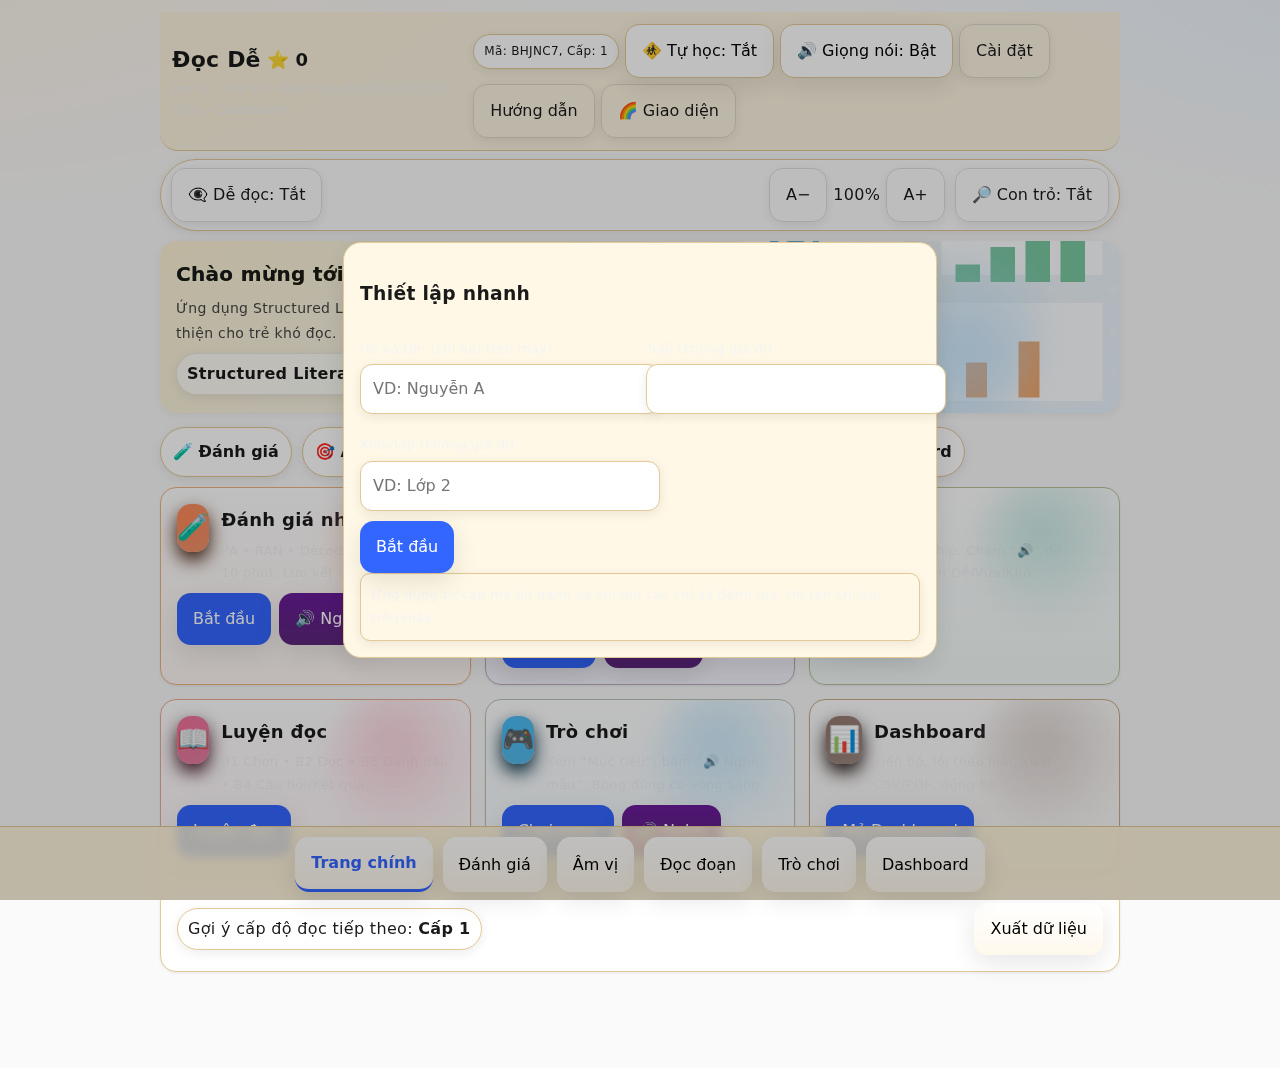
<file: index_ver_2.html>
<!DOCTYPE html>
<html lang="vi">
<head>
  <meta charset="utf-8" />
  <meta name="viewport" content="width=device-width, initial-scale=1, viewport-fit=cover" />
  <title>Đọc Dễ – Hỗ trợ trẻ rối loạn đọc</title>
  <meta name="description" content="Luyện âm vị, thẻ từ, đánh giá nhanh (screeners), đọc trôi chảy (WCPM), hiểu nội dung; TTS, ghi âm, Voice UI, dashboard, xuất CSV/PDF, đồng bộ Google Drive." />
  <link id="manifestLink" rel="manifest" href="manifest.webmanifest">
  <meta name="theme-color" content="#FFF3D6" />
  <link rel="icon" href="data:image/svg+xml;utf8,<svg xmlns='http://www.w3.org/2000/svg' viewBox='0 0 128 128'><rect width='128' height='128' fill='%23FFF3D6'/><text x='50%' y='58%' dominant-baseline='middle' text-anchor='middle' font-size='80' font-family='sans-serif' fill='%23111'>Đ</text></svg>">
  <link rel="stylesheet" href="styles.css" />
  <style>
    :root{
      --token-correct-bg:#E6FFE6;
      --token-correct-bd:#5bbb5b;
      --token-wrong-bg:#FFEAEA;
      --hero-radius:16px;
    }
    /* Tăng khả năng đọc */
    .big-text{ line-height:1.7; letter-spacing:0.02em; word-spacing:0.06em; }
    body.dys .big-text{ letter-spacing:0.04em; word-spacing:0.12em; }
    /* Mục tiêu chạm tối thiểu */
    button, .ghost, .primary, .tts, .danger, .record, .tog { min-height:44px; min-width:44px; }
    .reading-line span{ padding:1px 2px; border-radius:4px; transition: background .2s, box-shadow .2s, outline .2s, border-bottom-color .2s; }
    .token{ padding:0 2px; border-radius:4px; }
    .token:focus{ outline:3px solid var(--primary, #3c7); outline-offset:2px; }
    .stepper .step{ min-width:44px; }
    .stat b[aria-live]{ display:inline-block; min-width:3ch; }
    .skip-link{ position:absolute; left:-9999px; top:0; }
    .skip-link:focus{ left:8px; top:8px; background:#000; color:#fff; padding:8px 12px; z-index:9999; border-radius:6px; }
    @media (prefers-reduced-motion: reduce){
      *{ transition:none !important; animation:none !important; scroll-behavior:auto !important; }
    }
    .grid-2 { display:grid; grid-template-columns: repeat(2, minmax(0,1fr)); gap:12px; }
    @media (max-width:700px){ .grid-2{ grid-template-columns: 1fr; } }
    .card.list { padding:10px; border-radius:8px; background:#fff; box-shadow:0 1px 3px rgba(0,0,0,.08); }
    .mini-grid-5 { display:grid; grid-template-columns: repeat(5, 1fr); gap:6px; }
    .mini-grid-5 .cell { border:1px solid #ddd; padding:6px; text-align:center; border-radius:4px; background:#fafafa; }

    /* HERO banners (minh họa SVG) */
    .hero {
      position: relative;
      border-radius: var(--hero-radius);
      overflow: hidden;
      min-height: 160px;
      margin: 10px 0 14px;
      background: linear-gradient(135deg, #FFF3D6, #E8F4FF);
      box-shadow: 0 2px 8px rgba(0,0,0,.06);
    }
    .hero .hero-content{
      position: relative;
      z-index: 2;
      padding: 16px 16px 18px 16px;
      max-width: 65%;
    }
    .hero .hero-title{
      font-size: 20px; font-weight: 700; color:#1a1a1a; margin:0 0 4px;
    }
    .hero .hero-sub{
      font-size: 14px; color:#333; opacity:.9; margin:0;
    }
    .hero .hero-art{
      position:absolute; inset:auto 0 0 auto; right:0; bottom:-4px;
      width: 52%; max-width: 420px; opacity:.95; pointer-events: none;
    }
    /* Biến thể nền theo màn */
    .hero.assess{ background: linear-gradient(135deg, #FDF2D7, #E8F6E8); }
    .hero.pa{ background: linear-gradient(135deg, #F2E8FF, #E7F1FF); }
    .hero.cards{ background: linear-gradient(135deg, #E5FBFF, #FFF7E8); }
    .hero.reading{ background: linear-gradient(135deg, #E9F7FF, #FFF0F5); }
    .hero.game{ background: linear-gradient(135deg, #FFF3D6, #E8FFE8); }
    .hero.dashboard{ background: linear-gradient(135deg, #E6F4FF, #F0FFF3); }
    .hero.export{ background: linear-gradient(135deg, #FFF2F0, #EEF7FF); }
    .hero.settings{ background: linear-gradient(135deg, #FFF8E1, #EEF9FF); }
    .hero.home{ background: linear-gradient(135deg, #FFF3D6, #E8F4FF); }

    /* Nhẹ nhàng tách phần còn lại */
    .section .hero + *{ margin-top: 4px; }
    .muted{ color:#666; font-size: 0.95em; }
  </style>
  <script>
    (function fixManifestPath(){
      try{
        var link = document.getElementById('manifestLink');
        if (!link) return;
        var parts = location.pathname.split('/').filter(Boolean);
        var base = (location.hostname.endsWith('.github.io') && parts.length > 0) ? ('/' + parts[0] + '/') : '/';
        link.setAttribute('href', base + 'manifest.webmanifest');
      }catch(_){}
    })();
  </script>
</head>
<body>
<a href="#screen-reading" class="skip-link">Bỏ qua để tới Luyện đọc</a>

<div class="app">
  <header class="appbar">
    <div>
      <div class="title">Đọc Dễ <span class="stars" id="starCount">⭐ 0</span></div>
      <div class="subtitle">Âm vị • Thẻ từ • Đánh giá nhanh • Đọc trôi chảy • Dashboard</div>
    </div>
    <div class="toolbar">
      <span id="learnerBadge" class="badge">Chưa thiết lập</span>
      <button class="tog" id="btnChild" data-voice="Bật hoặc tắt chế độ tự học">🚸 Tự học: Tắt</button>
      <button class="tog" id="btnVoice" data-voice="Bật hoặc tắt giọng nói trợ giúp">🔊 Giọng nói: Bật</button>
      <button class="ghost setup-only" id="btnSettings" data-voice="Cài đặt">Cài đặt</button>
      <button class="ghost" id="btnHelp" data-voice="Hướng dẫn">Hướng dẫn</button>
      <button class="ghost" id="btnTheme" data-voice="Đổi giao diện">🌈 Giao diện</button>
    </div>
  </header>

  <!-- Thanh dễ đọc -->
  <section class="a11ybar">
    <button class="ghost" id="btnDys" data-voice="Bật tắt chế độ dễ đọc">👁‍🗨 Dễ đọc: Tắt</button>
    <div class="spacer"></div>
    <div class="zoom">
      <button class="ghost" id="btnFontDown" aria-label="Giảm cỡ chữ" data-voice="Giảm cỡ chữ">A−</button>
      <span id="fontPct">100%</span>
      <button class="ghost" id="btnFontUp" aria-label="Tăng cỡ chữ" data-voice="Tăng cỡ chữ">A+</button>
    </div>
    <button class="ghost" id="btnFocusLine" data-voice="Bật tắt con trỏ đọc theo dòng">🔎 Con trỏ: Tắt</button>
  </section>

  <!-- HOME -->
  <section id="screen-home" class="screen active">
    <div class="hero home">
      <div class="hero-content">
        <h3 class="hero-title hero-title-fancy">Chào mừng tới Đọc Dễ</h3>
        <p class="hero-sub">Ứng dụng Structured Literacy: luyện âm–chữ, đọc trôi chảy, hiểu nội dung – thân thiện cho trẻ khó đọc.</p>

        <!-- Huy hiệu nhỏ trong hero -->
        <div class="hero-badges">
          <span class="pill soft">Structured Literacy</span>
          <span class="pill soft">Không quảng cáo</span>
          <span class="pill soft">Offline-first</span>
        </div>
      </div>
      <div class="hero-art" id="art-home"></div>
      <!-- Họa tiết nhẹ -->
      <div class="hero-spark a"></div>
      <div class="hero-spark b"></div>
    </div>

    <!-- Quick actions: lướt một chạm -->
    <div class="home-quick">
      <button class="quick ghost" onclick="App.nav('assess'); AssessModule.init()" data-voice="Đánh giá nhanh">🧪 Đánh giá</button>
      <button class="quick ghost" onclick="App.nav('pa')" data-voice="Luyện âm vị">🎯 Âm vị</button>
      <button class="quick ghost" onclick="App.nav('cards')" data-voice="Thẻ từ">🃏 Thẻ từ</button>
      <button class="quick ghost" onclick="App.nav('reading')" data-voice="Luyện đọc">📖 Luyện đọc</button>
      <button class="quick ghost" onclick="App.nav('game')" data-voice="Trò chơi">🎮 Trò chơi</button>
      <button class="quick ghost" onclick="App.nav('dashboard'); DashboardExtra.render()" data-voice="Dashboard">📊 Dashboard</button>
    </div>

    <div class="home-grid">
      <div class="card lift feature" data-variant="assess">
        <div class="f-head">
          <div class="f-icon">🧪</div>
          <div class="f-title">
            <h3>Đánh giá nhanh</h3>
            <div class="note">PA • RAN • Decoding • Sight. 7–10 phút. Lưu kết quả để theo dõi.</div>
          </div>
        </div>
        <div class="inline-buttons">
          <button class="primary" onclick="App.nav('assess'); AssessModule.init()" data-voice="Mở đánh giá nhanh">Bắt đầu</button>
          <button class="tts" onclick="App.speak('Đánh giá nhanh')" data-voice="Nghe hướng dẫn Đánh giá nhanh">🔊 Nghe</button>
        </div>
      </div>

      <div class="card lift feature" data-variant="pa">
        <div class="f-head">
          <div class="f-icon">🎯</div>
          <div class="f-title">
            <h3>Luyện âm vị</h3>
            <div class="note">Ghép âm – thanh điệu – cặp tối thiểu. Nút to, nghe trước rồi chọn.</div>
          </div>
        </div>
        <div class="inline-buttons">
          <button class="primary" onclick="App.nav('pa')" data-voice="Luyện âm vị. Bắt đầu">Bắt đầu</button>
          <button class="tts" onclick="App.speak('Luyện âm vị')" data-voice="Nghe hướng dẫn Luyện âm vị">🔊 Nghe</button>
        </div>
      </div>

      <div class="card lift feature" data-variant="cards">
        <div class="f-head">
          <div class="f-icon">🃏</div>
          <div class="f-title">
            <h3>Thẻ từ</h3>
            <div class="note">Ôn theo nhịp. Chạm “🔊” để nghe. Chọn Dễ/Vừa/Khó.</div>
          </div>
        </div>
        <div class="inline-buttons">
          <button class="primary" onclick="App.nav('cards')" data-voice="Thẻ từ. Ôn tập">Ôn tập</button>
        </div>
      </div>

      <div class="card lift feature" data-variant="reading">
        <div class="f-head">
          <div class="f-icon">📖</div>
          <div class="f-title">
            <h3>Luyện đọc</h3>
            <div class="note">B1 Chọn • B2 Đọc • B3 Đánh dấu • B4 Câu hỏi/Kết quả.</div>
          </div>
        </div>
        <div class="inline-buttons">
          <button class="primary" onclick="App.nav('reading')" data-voice="Đọc đoạn. Luyện đọc">Luyện đọc</button>
        </div>
      </div>

      <div class="card lift feature" data-variant="game">
        <div class="f-head">
          <div class="f-icon">🎮</div>
          <div class="f-title">
            <h3>Trò chơi</h3>
            <div class="note">Xem “Mục tiêu”, bấm “🔊 Nghe mẫu”. Bóng đúng có vòng sáng.</div>
          </div>
        </div>
        <div class="inline-buttons">
          <button class="primary" onclick="App.nav('game')" data-voice="Vào trò chơi">Chơi ngay</button>
          <button class="tts" onclick="App.speak('Trong trò chơi, tìm đúng theo mục tiêu hiển thị. Bấm Nghe mẫu để nghe. Bóng đúng sẽ có vòng sáng.')" data-voice="Nghe hướng dẫn trò chơi">🔊 Nghe</button>
        </div>
      </div>

      <div class="card lift feature" data-variant="dashboard">
        <div class="f-head">
          <div class="f-icon">📊</div>
          <div class="f-title">
            <h3>Dashboard</h3>
            <div class="note">Tiến bộ, lỗi theo loại, xuất CSV/PDF, đồng bộ.</div>
          </div>
        </div>
        <div class="inline-buttons">
          <button class="primary" onclick="App.nav('dashboard'); DashboardExtra.render()" data-voice="Mở bảng điều khiển">Mở Dashboard</button>
        </div>
      </div>
    </div>

    <div class="section lift">
      <div class="row">
        <div class="level-pill">Gợi ý cấp độ đọc tiếp theo: <b id="nextLevelHint">—</b></div>
        <div class="spacer"></div>
        <button onclick="App.nav('export')" data-voice="Xuất dữ liệu">Xuất dữ liệu</button>
      </div>
    </div>
  </section>

  <!-- PA -->
  <section id="screen-pa" class="screen">
    <div class="hero pa">
      <div class="hero-content">
        <h3 class="hero-title">Âm vị học</h3>
        <p class="hero-sub">Nhận thức âm vị, âm–chữ hai chiều, cặp tối thiểu.</p>
      </div>
      <div class="hero-art" id="art-pa"></div>
    </div>

    <div class="row">
      <button onclick="App.nav('home')" data-voice="Về trang chính">← Về trang chính</button>
      <div class="spacer"></div>
      <span class="badge">Âm vị học</span>
    </div>
    <div class="section lift" id="pa-container"></div>
    <div class="help">Mẹo: Bấm “🔊” để nghe; nút to – chọn một lần. Nhấn giữ 0.4s để nghe tên nút.</div>
  </section>

  <!-- Cards -->
  <section id="screen-cards" class="screen">
    <div class="hero cards">
      <div class="hero-content">
        <h3 class="hero-title">Thẻ từ</h3>
        <p class="hero-sub">Ôn theo nhịp – tập trung nhóm lỗi cá nhân.</p>
      </div>
      <div class="hero-art" id="art-cards"></div>
    </div>

    <div class="row">
      <button onclick="App.nav('home')" data-voice="Về trang chính">← Về trang chính</button>
      <div class="spacer"></div>
      <span class="badge">Thẻ từ</span>
    </div>

    <div class="section lift">
      <div class="row" style="gap:12px;">
        <label for="selCardTag" style="margin:0;">Chủ đề/nhóm lỗi:</label>
        <select id="selCardTag" onchange="App.cards.setTag(this.value)" aria-label="Chọn nhóm thẻ"></select>
        <div class="spacer"></div>
        <button class="ghost" onclick="App.cards.reconcile()" data-voice="Cập nhật thẻ mới theo dữ liệu">Cập nhật thẻ mới</button>
        <span class="badge" id="cardStats">—</span>
      </div>
    </div>

    <div class="section lift" id="cards-container"></div>
    <div class="help">Chạm “🔊” để nghe rồi bấm Dễ/Vừa/Khó. Ứng dụng sẽ tự hẹn ngày ôn.</div>
  </section>

  <!-- Assess (Đánh giá nhanh) -->
  <section id="screen-assess" class="screen">
    <div class="hero assess">
      <div class="hero-content">
        <h3 class="hero-title">Đánh giá nhanh</h3>
        <p class="hero-sub">PA • RAN • Decoding • Sight — 7–10 phút. Evaluation ≠ Diagnosis (IDA).</p>
      </div>
      <div class="hero-art" id="art-assess"></div>
    </div>

    <div class="row">
      <button onclick="App.nav('home')" data-voice="Về trang chính">← Về trang chính</button>
      <div class="spacer"></div>
      <span class="badge">Đánh giá nhanh (7–10 phút)</span>
    </div>

    <div class="grid-2">
      <div class="section lift">
        <h3>PA – Nhận thức âm vị (cùng vần)</h3>
        <div class="card list" id="paItems"></div>
        <div class="row" style="margin-top:8px;">
          <span class="stat">Điểm: <b id="paScore">0/0</b></span>
          <div class="spacer"></div>
          <button class="ghost" onclick="AssessModule.resetPA()">Làm lại</button>
        </div>
        <div class="muted" style="margin-top:6px;">Chọn đáp án có vần giống từ gợi ý.</div>
      </div>

      <div class="section lift">
        <h3>RAN – Gọi nhanh số (50 mục)</h3>
        <div class="mini-grid-5" id="ranGrid"></div>
        <div class="row" style="margin-top:8px;">
          <button class="primary" id="btnRanStart" onclick="AssessModule.startRAN()">Bắt đầu</button>
          <button class="ghost" id="btnRanStop" onclick="AssessModule.stopRAN()" disabled>Xong</button>
          <div class="spacer"></div>
          <span class="stat">⏱️ <b id="ranTime">—</b>s</span>
          <button class="ghost" onclick="AssessModule.shuffleRAN()">Đổi lưới</button>
        </div>
        <div class="muted" style="margin-top:6px;">Trẻ đọc to lần lượt từ trái sang phải, trên xuống.</div>
      </div>

      <div class="section lift">
        <h3>Decoding – Giả từ</h3>
        <div class="card list" id="decList"></div>
        <div class="row" style="margin-top:8px;">
          <span class="stat">Điểm: <b id="decScore">0/0</b></span>
          <div class="spacer"></div>
          <button class="ghost" onclick="AssessModule.resetDEC()">Làm lại</button>
        </div>
        <div class="muted" style="margin-top:6px;">Người đo đọc giả từ; nếu trẻ đọc đúng, tích “Đúng”.</div>
      </div>

      <div class="section lift">
        <h3>Sight Words – Từ chức năng</h3>
        <div class="card list" id="sightList"></div>
        <div class="row" style="margin-top:8px;">
          <span class="stat">Điểm: <b id="sightScore">0/0</b></span>
          <div class="spacer"></div>
          <button class="ghost" onclick="AssessModule.resetSIGHT()">Làm lại</button>
        </div>
        <div class="muted" style="margin-top:6px;">Nếu trẻ nêu ngay (≤2s) nghĩa/đọc đúng → tích “Biết ngay”.</div>
      </div>
    </div>

    <div class="section lift">
      <h3>Tổng hợp & Lưu</h3>
      <div class="row" style="gap:8px;">
        <span class="stat">PA: <b id="sumPA">—</b></span>
        <span class="stat">RAN: <b id="sumRAN">—</b> s</span>
        <span class="stat">Decoding: <b id="sumDEC">—</b></span>
        <span class="stat">Sight: <b id="sumSIGHT">—</b></span>
        <div class="spacer"></div>
        <button class="primary" onclick="AssessModule.save()">Ghi vào nhật ký</button>
      </div>
      <div class="help">Đây là “đánh giá nhanh” nội bộ, không phải chẩn đoán y khoa (IDA).</div>
    </div>
  </section>

  <!-- Reading -->
  <section id="screen-reading" class="screen">
    <div class="hero reading">
      <div class="hero-content">
        <h3 class="hero-title">Luyện đọc 4 bước</h3>
        <p class="hero-sub">B1 Chọn • B2 Đọc • B3 Đánh dấu • B4 Câu hỏi — kèm hỗ trợ Spotlight/Pacer/Echo.</p>
      </div>
      <div class="hero-art" id="art-reading"></div>
    </div>

    <div class="row">
      <button onclick="App.nav('home')" data-voice="Về trang chính">← Về trang chính</button>
      <div class="spacer"></div>
      <span class="badge">Luyện đọc (4 bước)</span>
    </div>

    <div class="section lift">
      <div class="stepper" id="readSteps" role="tablist" aria-label="Các bước luyện đọc">
        <div class="step active" data-step="1"><span>1</span> Chọn</div>
        <div class="step" data-step="2"><span>2</span> Đọc</div>
        <div class="step" data-step="3"><span>3</span> Đánh dấu</div>
        <div class="step" data-step="4"><span>4</span> Câu hỏi</div>
      </div>
    </div>

    <div class="section lift" id="readStep1">
      <div class="row" style="gap:12px;">
        <label for="selLevel" style="margin:0;">Cấp độ:</label>
        <select id="selLevel" onchange="App.reading.chooseLevel(this.value)" aria-label="Chọn cấp độ"></select>

        <label for="selPassage" style="margin:0;">Bài:</label>
        <select id="selPassage" onchange="App.reading.choosePassage(this.value)" aria-label="Chọn bài đọc"></select>
        <button class="ghost" onclick="App.reading.randomPassage()" data-voice="Chọn bài ngẫu nhiên">🔀 Ngẫu nhiên</button>

        <div class="spacer"></div>
        <div class="slider" data-voice="Điều chỉnh tốc độ giọng đọc">
          <span>🔊 Tốc độ</span>
          <input id="rateSlider" type="range" min="0.6" max="1.4" step="0.05" value="0.9"
                 oninput="App.updateRateFromSlider(this.value)" />
          <span id="rateVal">0.90x</span>
        </div>
      </div>
      <div class="row" style="margin-top:10px;">
        <button class="primary" onclick="App.reading.goStep(2)" data-voice="Sang bước đọc">Tiếp tục</button>
      </div>
    </div>

    <div class="section lift" id="readStep2" style="display:none;">
      <div class="row">
        <button class="ghost" onclick="App.reading.goStep(1)" data-voice="Quay lại bước chọn">← Quay lại</button>
        <div class="spacer"></div>
        <button class="primary" id="btnStartRead" onclick="App.reading.start()" data-voice="Bắt đầu đọc và tính giờ">Bắt đầu</button>
        <button id="btnStopRead" class="danger" onclick="App.reading.stop()" disabled data-voice="Kết thúc bài đọc">Kết thúc</button>
        <button class="tts" onclick="App.reading.speakPassage()" data-voice="Nghe toàn bộ đoạn">🔊 Nghe đoạn</button>
        <button class="record" id="btnRec" onclick="App.reading.toggleRec()" data-voice="Ghi âm giọng đọc hoặc nghe lại">Ghi âm</button>
      </div>
      <div class="row" style="gap:10px; margin-top:6px;">
        <span class="stat">⏱️ <span id="timer" role="timer" aria-live="off">00:00</span></span>
        <span class="stat">WCPM: <b id="statWCPM" aria-live="polite">—</b></span>
        <span class="stat">% đúng: <b id="statAcc" aria-live="polite">—</b></span>
      </div>
      <div id="passageText" class="big-text reading-plain" aria-label="Đoạn văn để đọc" style="margin-top:8px;"></div>

      <div class="row" style="margin-top:10px;">
        <button class="ghost" onclick="App.reading.goStep(1)" data-voice="Quay lại bước chọn">← Quay lại</button>
        <div class="spacer"></div>
        <button class="primary" onclick="App.reading.goStep(3)" data-voice="Sang bước đánh dấu lỗi">Sang bước 3</button>
      </div>
    </div>

    <div class="section lift" id="readStep3" style="display:none;">
      <div class="row">
        <button class="ghost" onclick="App.reading.goStep(2)" data-voice="Quay lại bước đọc">← Quay lại</button>
        <div class="spacer"></div>
        <button class="hint" onclick="App.reading.markMode('error')" id="btnErr" data-voice="Chế độ đánh dấu lỗi">Đánh dấu lỗi</button>
        <button class="ghost" onclick="App.reading.markMode('normal')" id="btnNorm" data-voice="Chế độ bình thường">Chế độ bình thường</button>
        <button class="ghost" onclick="App.reading.clearMarks()" data-voice="Xóa các dấu lỗi">🧹 Xóa dấu</button>
        <button class="primary" onclick="App.reading.goStep(4)" data-voice="Sang câu hỏi hiểu nội dung">Sang bước 4</button>
      </div>
      <div id="passageView" class="big-text" style="margin-top:10px;"></div>
      <div class="help">Chạm vào từ sai để đánh dấu; nhấn giữ để chọn loại lỗi.</div>
    </div>

    <div id="readStep4" class="section lift" style="display:none;">
      <h3>Câu hỏi hiểu nội dung</h3>
      <div id="questions"></div>
      <div class="row" style="margin-top:8px;">
        <button class="ghost" onclick="App.reading.goStep(3)" data-voice="Quay lại bước đánh dấu">← Quay lại</button>
        <div class="spacer"></div>
        <button class="primary" onclick="App.reading.finishComp()" data-voice="Xem kết quả">Xem kết quả</button>
      </div>
    </div>
  </section>

  <!-- GAME -->
  <section id="screen-game" class="screen">
    <div class="hero game">
      <div class="hero-content">
        <h3 class="hero-title">Trò chơi âm vị</h3>
        <p class="hero-sub">Tập trung mục tiêu: thanh điệu, nhóm lỗi, bóng có vòng sáng chỉ dẫn.</p>
      </div>
      <div class="hero-art" id="art-game"></div>
    </div>

    <div class="row">
      <button onclick="App.nav('home')" data-voice="Về trang chính">← Về trang chính</button>
      <div class="spacer"></div>
      <span class="badge">Trò chơi: Bóng bay âm vị</span>
    </div>

    <div class="section lift">
      <div class="row" style="gap:10px; align-items:center;">
        <div class="targetbox" id="gameTargetBox">
          <div><b>Mục tiêu:</b> <span id="gameTargetText">—</span></div>
          <div class="inline-buttons" style="margin-top:6px;">
            <button class="tts" id="btnGameSample" data-voice="Nghe mẫu mục tiêu">🔊 Nghe mẫu</button>
            <button class="ghost" id="btnGameExplain" data-voice="Giải thích mục tiêu">❓ Giải thích</button>
          </div>
        </div>

        <div class="spacer"></div>

        <div class="row" style="gap:8px;">
          <label style="margin:0;">Chế độ:</label>
          <select id="selGameMode" aria-label="Chọn chế độ">
            <option value="tone">Theo thanh điệu</option>
            <option value="tag">Theo nhóm lỗi</option>
          </select>

          <span id="paneTone" class="row" style="gap:6px;">
            <label style="margin:0;">Thanh:</label>
            <select id="selGameTone" aria-label="Chọn thanh">
              <option value="ngang">ngang</option>
              <option value="sắc">sắc</option>
              <option value="huyền">huyền</option>
              <option value="hỏi">hỏi</option>
              <option value="ngã">ngã</option>
              <option value="nặng">nặng</option>
            </select>
          </span>

          <span id="paneTag" class="row" style="gap:6px; display:none;">
            <label style="margin:0;">Nhóm:</label>
            <select id="selGameTag" aria-label="Chọn nhóm"></select>
          </span>
        </div>

        <div class="spacer"></div>

        <div class="row" style="gap:8px; align-items:center;">
          <span class="stat">🏆 Điểm: <b id="gScore">0</b></span>
          <span class="stat">⏱️ <b id="gTime">60</b>s</span>
          <span class="stat">❤️ <b id="gLives">3</b></span>
          <button class="primary" id="btnGameStart" data-voice="Bắt đầu chơi">Bắt đầu</button>
          <button class="ghost" id="btnGameStop" disabled>Dừng</button>
          <button class="ghost" id="btnGameTrain" data-voice="Bật chế độ tập thử">👟 Tập thử</button>
        </div>
      </div>
    </div>

    <div class="section lift">
      <canvas id="gameCanvas" width="900" height="420" aria-label="Sân chơi bóng bay"></canvas>
      <div class="help">Mẹo: Bóng đúng có <b>vòng sáng</b> quanh bóng. Bấm để nghe từ rồi chọn.</div>
    </div>
  </section>

  <!-- Dashboard -->
  <section id="screen-dashboard" class="screen">
    <div class="hero dashboard">
      <div class="hero-content">
        <h3 class="hero-title">Dashboard</h3>
        <p class="hero-sub">Theo dõi WCPM, % đúng, lỗi, thời lượng; kèm PA, RAN, Decoding, Sight.</p>
      </div>
      <div class="hero-art" id="art-dashboard"></div>
    </div>

    <div class="row">
      <button onclick="App.nav('home')" data-voice="Về trang chính">← Về trang chính</button>
      <div class="spacer"></div>
      <span class="badge">Dashboard</span>
    </div>

    <div class="grid-2">
      <div class="section lift">
        <h3>WCPM theo thời gian</h3>
        <canvas id="chartWCPM" width="600" height="260"></canvas>
      </div>
      <div class="section lift">
        <h3>% chính xác theo thời gian</h3>
        <canvas id="chartACC" width="600" height="260"></canvas>
      </div>
      <div class="section lift">
        <h3>Tổng lỗi theo loại</h3>
        <canvas id="chartERR" width="600" height="260"></canvas>
      </div>
      <div class="section lift">
        <h3>Thời lượng luyện tập</h3>
        <canvas id="chartDUR" width="600" height="260"></canvas>
      </div>

      <div class="section lift">
        <h3>PA (tỉ lệ đúng)</h3>
        <canvas id="chartPA" width="600" height="260"></canvas>
      </div>
      <div class="section lift">
        <h3>RAN (giây / 50 mục)</h3>
        <canvas id="chartRAN" width="600" height="260"></canvas>
      </div>
      <div class="section lift">
        <h3>Decoding (tỉ lệ đúng)</h3>
        <canvas id="chartDEC" width="600" height="260"></canvas>
      </div>
      <div class="section lift">
        <h3>Sight Words (tỉ lệ đúng)</h3>
        <canvas id="chartSIGHT" width="600" height="260"></canvas>
      </div>
    </div>

    <div class="section lift">
      <div class="row">
        <button onclick="App.exportCSV()" data-voice="Tải tệp CSV">Tải CSV</button>
        <button class="ghost" onclick="App.copyCSV()" data-voice="Sao chép CSV">Sao chép CSV</button>
        <div class="spacer"></div>
        <button class="danger" onclick="App.resetConfirm()" data-voice="Xóa dữ liệu trên thiết bị này">Xóa dữ liệu (thiết bị này)</button>
      </div>
      <div class="help">CSV chỉ chứa mã ẩn danh cùng các chỉ số đánh giá.</div>
    </div>

    <div class="section lift">
      <h3>Đồng bộ Google Drive</h3>
      <div class="row">
        <div class="spacer"></div>
        <span class="badge" id="syncStatus">Trạng thái: chưa cấu hình</span>
      </div>
      <div class="inline-buttons" style="margin-top:10px;">
        <button onclick="Sync.flush()" data-voice="Đồng bộ dữ liệu ngay">Đồng bộ ngay</button>
        <button class="ghost" onclick="App.testSync()" data-voice="Kiểm tra kết nối đồng bộ">Kiểm tra kết nối</button>
        <button class="ghost" onclick="App.showSyncHelp()" data-voice="Hướng dẫn thiết lập đồng bộ">Hướng dẫn thiết lập</button>
      </div>
      <div class="help">Ứng dụng gửi chỉ số đọc và đánh giá nhanh tới Apps Script của bạn.</div>
    </div>
  </section>

  <!-- Export -->
  <section id="screen-export" class="screen">
    <div class="hero export">
      <div class="hero-content">
        <h3 class="hero-title">Xuất dữ liệu</h3>
        <p class="hero-sub">CSV nhanh; Evaluation Summary (PDF/CSV) để trao đổi với giáo viên/SLP.</p>
      </div>
      <div class="hero-art" id="art-export"></div>
    </div>

    <div class="row">
      <button onclick="App.nav('home')" data-voice="Về trang chính">← Về trang chính</button>
      <div class="spacer"></div>
      <span class="badge">Xuất dữ liệu</span>
    </div>
    <div class="section lift">
      <div class="row">
        <button onclick="App.exportCSV()" data-voice="Tải tệp CSV">Tải CSV</button>
        <button class="ghost" onclick="App.copyCSV()" data-voice="Sao chép CSV">Sao chép CSV</button>
        <div class="spacer"></div>
        <button class="primary" onclick="Report.exportPDF()" data-voice="Xuất bản tóm tắt đánh giá dạng PDF">Evaluation Summary (PDF)</button>
        <button class="ghost" onclick="Report.exportCSV()" data-voice="Xuất bản tóm tắt đánh giá dạng CSV">Evaluation Summary (CSV)</button>
      </div>
      <div class="help">Theo IDA: Evaluation ≠ Diagnosis — tóm tắt học thuật nội bộ, không phải chẩn đoán y khoa.</div>
    </div>
  </section>

  <!-- Settings -->
  <section id="screen-settings" class="screen">
    <div class="hero settings">
      <div class="hero-content">
        <h3 class="hero-title">Cài đặt</h3>
        <p class="hero-sub">Hồ sơ ẩn danh, font, tốc độ TTS, cấp độ khởi đầu…</p>
      </div>
      <div class="hero-art" id="art-settings"></div>
    </div>

    <div class="row">
      <button onclick="App.nav('home')" data-voice="Về trang chính">← Về trang chính</button>
      <div class="spacer"></div>
      <span class="badge">Cài đặt</span>
    </div>

    <div class="section lift">
      <h3>Thông tin học viên & ứng dụng</h3>
      <div class="grid-2">
        <div>
          <label>Họ và tên (chỉ lưu trên máy, không gửi đi)</label>
          <input type="text" id="inpName" placeholder="VD: Nguyễn A (tùy chọn)"/>
        </div>
        <div>
          <label>Mã hệ thống (tự cấp – ẩn danh)</label>
          <input type="text" id="dispSysId" disabled />
        </div>
        <div>
          <label>Tuổi (không gửi đi)</label>
          <input type="number" id="inpAge" min="5" max="15" />
        </div>
        <div>
          <label>Khối/lớp (không gửi đi)</label>
          <input type="text" id="inpGrade" placeholder="VD: Lớp 2" />
        </div>
        <div>
          <label>Phông chữ</label>
          <select id="selFont">
            <option>Lexend</option>
            <option>OpenDyslexic</option>
            <option selected>System Sans</option>
          </select>
        </div>
        <div>
          <label>Tốc độ TTS (0.6–1.4)</label>
          <input type="number" id="inpRate" value="0.9" step="0.05" min="0.6" max="1.4" />
        </div>
        <div>
          <label>Cấp độ đọc ban đầu</label>
          <select id="selStartLevel"></select>
        </div>
      </div>
      <div class="row" style="margin-top:10px;">
        <button class="primary" onclick="App.saveSettings()" data-voice="Lưu cài đặt">Lưu</button>
      </div>
      <div class="help">Ứng dụng chỉ gửi các chỉ số đánh giá; Họ tên/tuổi/lớp chỉ lưu cục bộ để hiển thị.</div>
    </div>

    <div class="section lift">
      <h3>Đồng bộ Google Drive</h3>
      <div class="grid-2">
        <div>
          <label>Đồng bộ (Apps Script URL)</label>
          <input type="url" id="inpSyncUrl" placeholder="https://script.google.com/macros/s/XXX/exec" />
        </div>
        <div>
          <label>Mật mã bí mật (SECRET)</label>
          <input type="text" id="inpSyncSecret" placeholder="docde-secret-2025" />
        </div>
      </div>
      <div class="row" style="margin-top:10px;">
        <button onclick="App.saveSync()" data-voice="Lưu cài đặt đồng bộ">Lưu đồng bộ</button>
        <button class="ghost" onclick="App.testSync()" data-voice="Kiểm tra kết nối đồng bộ">Kiểm tra kết nối</button>
      </div>
      <div class="help">Dán URL Web App từ Google Apps Script. SECRET phải trùng trong Script.</div>
    </div>
  </section>

  <!-- Help -->
  <div id="modalHelp" class="modal" role="dialog" aria-modal="true" aria-labelledby="helpTitle">
    <div class="dialog">
      <h3 id="helpTitle">Hướng dẫn nhanh</h3>
      <ul>
        <li>Âm vị: 5–7 phút, 6–8 mục tiêu theo lỗi hay gặp.</li>
        <li>Thẻ từ: 5 phút, 10–15 thẻ. Chạm “🔊” → chọn Dễ/Vừa/Khó.</li>
        <li>Đánh giá nhanh: PA • RAN • Decoding • Sight (7–10 phút).</li>
        <li>Đọc đoạn (4 bước): B1 Chọn • B2 Bắt đầu/Kết thúc • B3 Đánh dấu lỗi • B4 Câu hỏi/Kết quả.</li>
        <li>Trò chơi: xem “Mục tiêu”, bấm “🔊 Nghe mẫu”.</li>
      </ul>
      <div class="row">
        <div class="spacer"></div>
        <button onclick="document.getElementById('modalHelp').classList.remove('active')" data-voice="Đóng hướng dẫn">Đã hiểu</button>
      </div>
    </div>
  </div>

  <!-- Onboarding -->
  <div id="modalOnboard" class="modal" role="dialog" aria-modal="true" aria-labelledby="obTitle">
    <div class="dialog">
      <h3 id="obTitle">Thiết lập nhanh</h3>
      <div class="grid-2">
        <div>
          <label>Họ và tên (chỉ lưu trên máy)</label>
          <input type="text" id="obName" placeholder="VD: Nguyễn A"/>
        </div>
        <div>
          <label>Tuổi (không gửi đi)</label>
          <input type="number" id="obAge" min="5" max="15"/>
        </div>
        <div>
          <label>Khối/lớp (không gửi đi)</label>
          <input type="text" id="obGrade" placeholder="VD: Lớp 2"/>
        </div>
      </div>
      <div class="row" style="margin-top:10px;">
        <button class="primary" onclick="App.finishOnboard()" data-voice="Bắt đầu sử dụng">Bắt đầu</button>
      </div>
      <div class="help">Ứng dụng tự cấp mã ẩn danh và chỉ gửi các chỉ số đánh giá. Họ tên chỉ lưu trên máy.</div>
    </div>
  </div>

  <!-- Menu lỗi đánh dấu -->
  <div id="errorMenu" class="modal" style="background: transparent;" role="dialog" aria-modal="true" aria-labelledby="errTitle">
    <div class="dialog" style="max-width:380px;">
      <h3 id="errTitle">Chọn loại lỗi</h3>
      <div class="row" style="flex-wrap: wrap;">
        <button onclick="App.reading.setErrType('tone')" data-voice="Sai thanh điệu">Sai thanh điệu</button>
        <button onclick="App.reading.setErrType('sx')" data-voice="Nhầm s và x">Nhầm s x</button>
        <button onclick="App.reading.setErrType('chtr')" data-voice="Nhầm ch và tr">Nhầm ch tr</button>
        <button onclick="App.reading.setErrType('omission')" data-voice="Bỏ âm hoặc bỏ từ">Bỏ âm</button>
        <button onclick="App.reading.setErrType('insertion')" data-voice="Thêm âm hoặc thêm từ">Thêm âm</button>
        <button onclick="App.reading.setErrType('other')" data-voice="Lỗi khác">Khác</button>
      </div>
      <div class="row" style="margin-top:8px;">
        <div class="spacer"></div>
        <button class="ghost" onclick="document.getElementById('errorMenu').classList.remove('active')" data-voice="Đóng bảng chọn lỗi">Đóng</button>
      </div>
    </div>
  </div>

  <!-- Khóa/thoát Child Mode -->
  <div class="lockbar" id="lockbar" style="display:none;">
    <span>🚸 Tự học đang bật</span>
    <button class="ghost" id="btnUnlock" data-voice="Giữ ba giây để thoát tự học">Giữ 3s để thoát</button>
  </div>

</div>

<div id="fxLayer" class="fx-layer" aria-hidden="true"></div>

<div class="footerbar">
  <button onclick="App.nav('home')" data-voice="Trang chính" aria-current="page">Trang chính</button>
  <button onclick="App.nav('assess'); AssessModule.init()" data-voice="Đánh giá nhanh">Đánh giá</button>
  <button onclick="App.nav('pa')" data-voice="Âm vị">Âm vị</button>
  <button onclick="App.nav('reading')" data-voice="Đọc đoạn">Đọc đoạn</button>
  <button onclick="App.nav('game')" data-voice="Trò chơi">Trò chơi</button>
  <button onclick="App.nav('dashboard'); DashboardExtra.render()" data-voice="Bảng điều khiển">Dashboard</button>
</div>

<!-- Scripts -->
<script src="./app/data.js" defer></script>
<script src="./app/store.js" defer></script>
<script src="./app/tts.js" defer></script>
<script src="./app/voiceui.js" defer></script>
<script src="./app/recorder.js" defer></script>
<script src="./app/coach.js" defer></script>
<script src="./app/utils.js" defer></script>
<script src="./app/charts.js" defer></script>
<script src="./app/adaptive.js" defer></script>
<script src="./app/sr.js" defer></script>
<script src="./app/sync.js" defer></script>

<script src="./app/modules/pa.js" defer></script>
<script src="./app/modules/cards.js" defer></script>
<script src="./app/modules/reading.js" defer></script>
<script src="./app/modules/dashboard.js" defer></script>
<script src="./app/modules/game.js" defer></script>

<script src="./app/modules/assess.js" defer></script>
<script src="./app/modules/dashboard_extra.js" defer></script>
<script src="./app/modules/report.js" defer></script>
<script src="./app/modules/illustrations.js" defer></script>
<script src="./app/effects.js" defer></script>
<script src="./app/a11y.js" defer></script>
<script src="./app/app.js" defer></script>
<noscript>Ứng dụng cần JavaScript để hoạt động.</noscript>
</body>
</html>
</file>
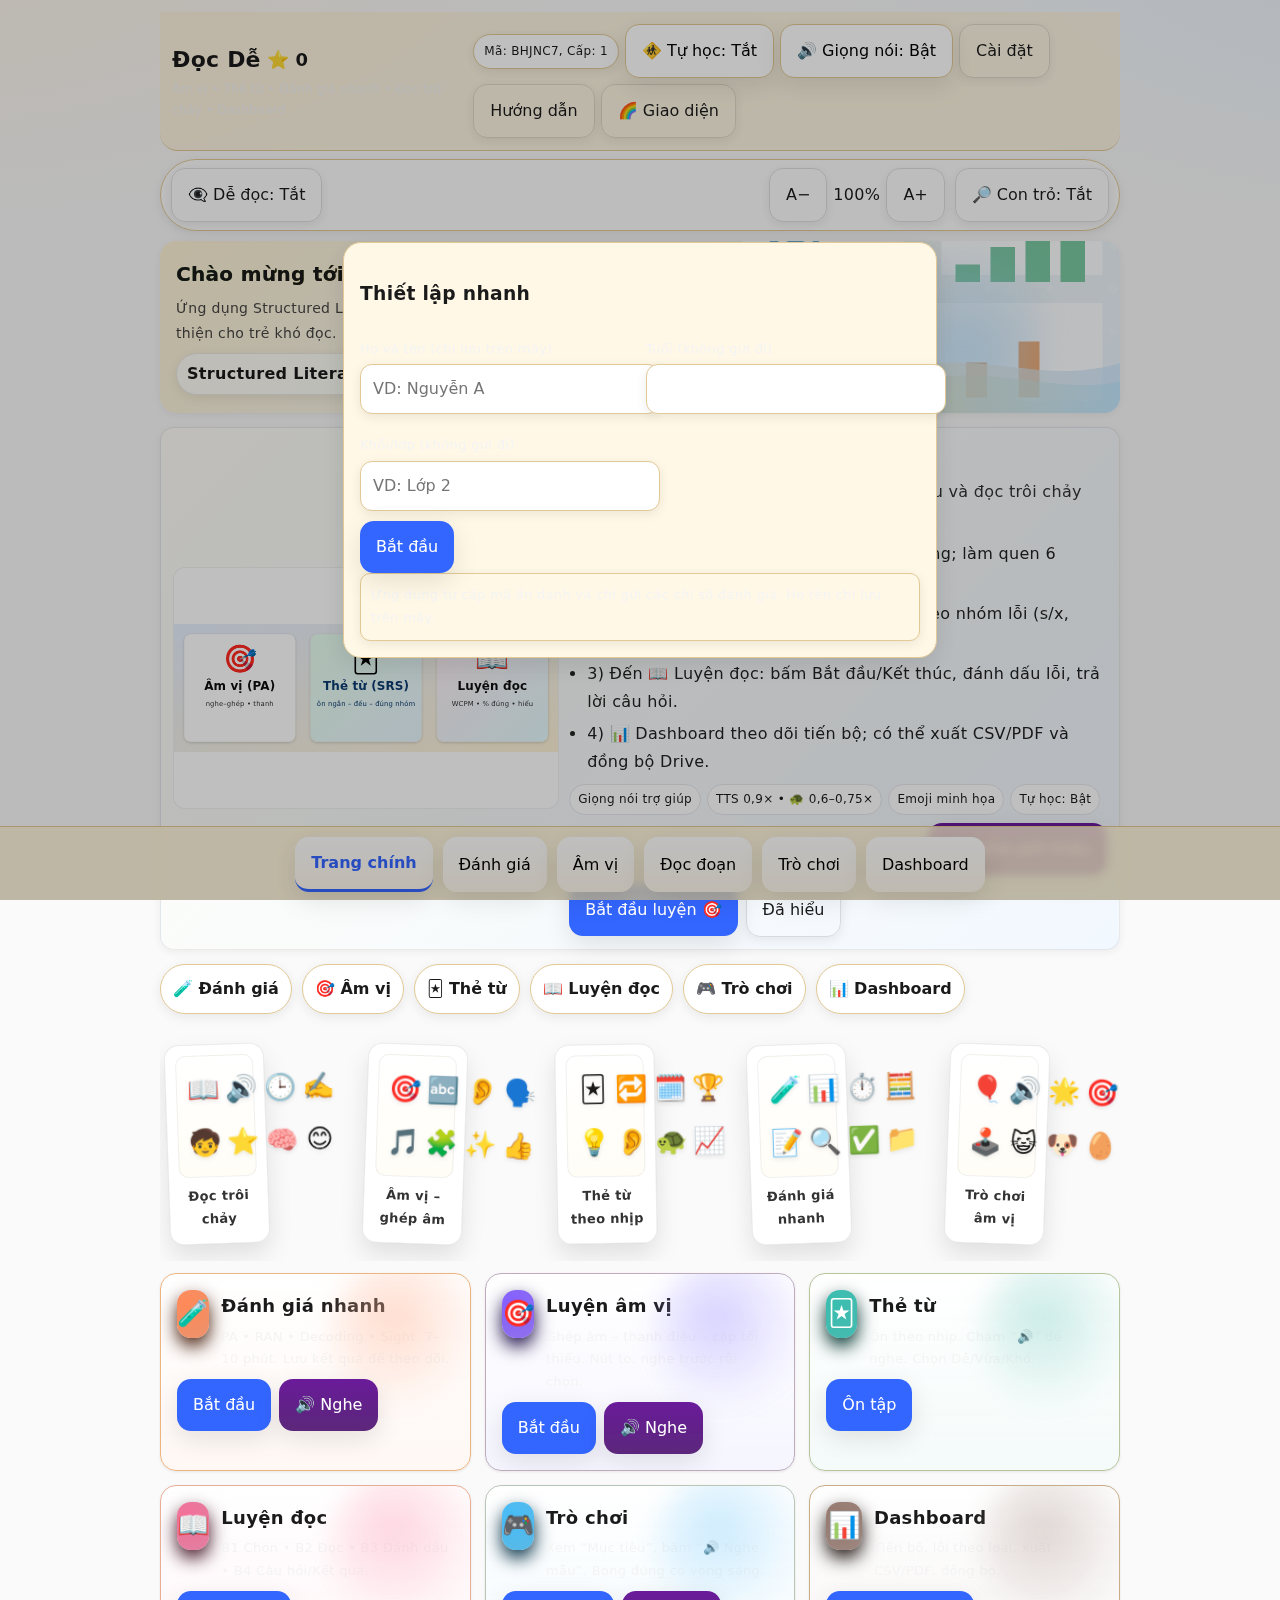
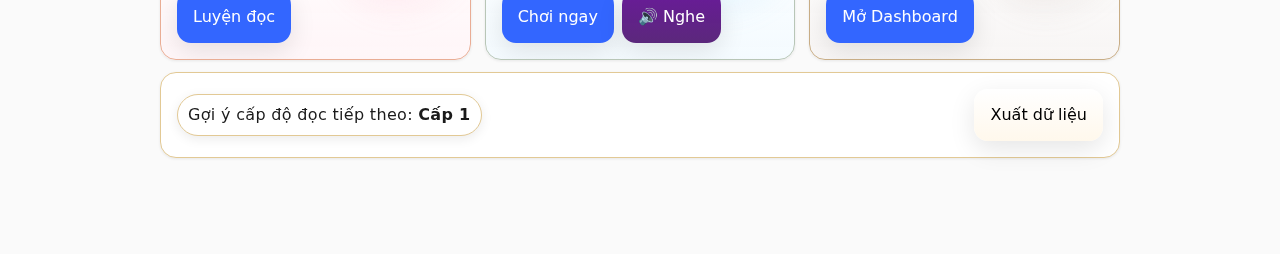
<file: index_ver_3.html>
<!DOCTYPE html>
<html lang="vi">
<head>
  <meta charset="utf-8" />
  <meta name="viewport" content="width=device-width, initial-scale=1, viewport-fit=cover" />
  <title>Đọc Dễ – Hỗ trợ trẻ rối loạn đọc</title>
  <meta name="description" content="Luyện âm vị, thẻ từ, đánh giá nhanh (screeners), đọc trôi chảy (WCPM), hiểu nội dung; TTS, ghi âm, Voice UI, dashboard, xuất CSV/PDF, đồng bộ Google Drive." />
  <link id="manifestLink" rel="manifest" href="manifest.webmanifest">
  <meta name="theme-color" content="#FFF3D6" />
  <link rel="icon" href="data:image/svg+xml;utf8,<svg xmlns='http://www.w3.org/2000/svg' viewBox='0 0 128 128'><rect width='128' height='128' fill='%23FFF3D6'/><text x='50%' y='58%' dominant-baseline='middle' text-anchor='middle' font-size='80' font-family='sans-serif' fill='%23111'>Đ</text></svg>">
  <link rel="stylesheet" href="styles.css" />
  <style>
    :root{
      --token-correct-bg:#E6FFE6;
      --token-correct-bd:#5bbb5b;
      --token-wrong-bg:#FFEAEA;
      --hero-radius:16px;
    }
    /* Tăng khả năng đọc */
    .big-text{ line-height:1.7; letter-spacing:0.02em; word-spacing:0.06em; }
    body.dys .big-text{ letter-spacing:0.04em; word-spacing:0.12em; }
    /* Mục tiêu chạm tối thiểu */
    button, .ghost, .primary, .tts, .danger, .record, .tog { min-height:44px; min-width:44px; }
    .reading-line span{ padding:1px 2px; border-radius:4px; transition: background .2s, box-shadow .2s, outline .2s, border-bottom-color .2s; }
    .token{ padding:0 2px; border-radius:4px; }
    .token:focus{ outline:3px solid var(--primary, #3c7); outline-offset:2px; }
    .stepper .step{ min-width:44px; }
    .stat b[aria-live]{ display:inline-block; min-width:3ch; }
    .skip-link{ position:absolute; left:-9999px; top:0; }
    .skip-link:focus{ left:8px; top:8px; background:#000; color:#fff; padding:8px 12px; z-index:9999; border-radius:6px; }
    @media (prefers-reduced-motion: reduce){
      *{ transition:none !important; animation:none !important; scroll-behavior:auto !important; }
    }
    .grid-2 { display:grid; grid-template-columns: repeat(2, minmax(0,1fr)); gap:12px; }
    @media (max-width:700px){ .grid-2{ grid-template-columns: 1fr; } }
    .card.list { padding:10px; border-radius:8px; background:#fff; box-shadow:0 1px 3px rgba(0,0,0,.08); }
    .mini-grid-5 { display:grid; grid-template-columns: repeat(5, 1fr); gap:6px; }
    .mini-grid-5 .cell { border:1px solid #ddd; padding:6px; text-align:center; border-radius:4px; background:#fafafa; }

    /* HERO banners (minh họa SVG) */
    .hero {
      position: relative;
      border-radius: var(--hero-radius);
      overflow: hidden;
      min-height: 160px;
      margin: 10px 0 14px;
      background: linear-gradient(135deg, #FFF3D6, #E8F4FF);
      box-shadow: 0 2px 8px rgba(0,0,0,.06);
    }
    .hero .hero-content{
      position: relative;
      z-index: 2;
      padding: 16px 16px 18px 16px;
      max-width: 65%;
    }
    .hero .hero-title{
      font-size: 20px; font-weight: 700; color:#1a1a1a; margin:0 0 4px;
    }
    .hero .hero-sub{
      font-size: 14px; color:#333; opacity:.9; margin:0;
    }
    .hero .hero-art{
      position:absolute; inset:auto 0 0 auto; right:0; bottom:-4px;
      width: 52%; max-width: 420px; opacity:.95; pointer-events: none;
    }
    /* Biến thể nền theo màn */
    .hero.assess{ background: linear-gradient(135deg, #FDF2D7, #E8F6E8); }
    .hero.pa{ background: linear-gradient(135deg, #F2E8FF, #E7F1FF); }
    .hero.cards{ background: linear-gradient(135deg, #E5FBFF, #FFF7E8); }
    .hero.reading{ background: linear-gradient(135deg, #E9F7FF, #FFF0F5); }
    .hero.game{ background: linear-gradient(135deg, #FFF3D6, #E8FFE8); }
    .hero.dashboard{ background: linear-gradient(135deg, #E6F4FF, #F0FFF3); }
    .hero.export{ background: linear-gradient(135deg, #FFF2F0, #EEF7FF); }
    .hero.settings{ background: linear-gradient(135deg, #FFF8E1, #EEF9FF); }
    .hero.home{ background: linear-gradient(135deg, #FFF3D6, #E8F4FF); }

    /* Nhẹ nhàng tách phần còn lại */
    .section .hero + *{ margin-top: 4px; }
    .muted{ color:#666; font-size: 0.95em; }

    /* WELCOME GUIDE (Hướng dẫn ban đầu ở màn hình chính) */
    .welcome{
      position: relative;
      border-radius: 14px;
      background: linear-gradient(135deg, #fffef8, #f2f8ff);
      border: 1px solid rgba(17,17,17,.08);
      box-shadow: 0 2px 10px rgba(0,0,0,.06);
      padding: 12px 12px;
      margin: 10px 0 14px;
    }
    .welcome .w-body{
      display: grid; grid-template-columns: 1fr 1.4fr; gap: 12px; align-items: center;
    }
    @media (max-width:900px){ .welcome .w-body{ grid-template-columns: 1fr; } }
    .welcome .w-illu{
      width: 100%; height: clamp(140px, 28vh, 240px);
      border-radius: 12px; overflow: hidden; background:#fff;
      border:1px solid rgba(0,0,0,.06);
    }
    .welcome .w-content h3{
      margin: 0 0 6px; font-size: 18px; font-weight: 800; color:#1a1a1a;
    }
    .welcome .w-content p{ margin: 0 0 6px; color:#333; }
    .welcome .w-steps{ margin:6px 0 8px; padding-left: 18px; color:#222; }
    .welcome .w-steps li{ margin: 4px 0; }
    .welcome .w-badges{ display:flex; flex-wrap:wrap; gap:6px; margin: 4px 0 8px; }
    .welcome .pill{ background:#fff; border:1px solid #e5e7eb; border-radius:999px; padding:4px 8px; font-size:12px; }
    .welcome .row{ display:flex; gap:8px; align-items:center; }
    .welcome .spacer{ flex:1; }
    .welcome .w-toggle{ display:flex; align-items:center; gap:6px; user-select:none; }
    .welcome .fade-out{ opacity:0; transition: opacity .2s; }
    .welcome .w-actions button{ min-height:44px; }
  </style>
  <script>
    (function fixManifestPath(){
      try{
        var link = document.getElementById('manifestLink');
        if (!link) return;
        var parts = location.pathname.split('/').filter(Boolean);
        var base = (location.hostname.endsWith('.github.io') && parts.length > 0) ? ('/' + parts[0] + '/') : '/';
        link.setAttribute('href', base + 'manifest.webmanifest');
      }catch(_){}
    })();
  </script>
</head>
<body>
<a href="#screen-reading" class="skip-link">Bỏ qua để tới Luyện đọc</a>

<div class="app">
  <header class="appbar">
    <div>
      <div class="title">Đọc Dễ <span class="stars" id="starCount">⭐ 0</span></div>
      <div class="subtitle">Âm vị • Thẻ từ • Đánh giá nhanh • Đọc trôi chảy • Dashboard</div>
    </div>
    <div class="toolbar">
      <span id="learnerBadge" class="badge">Chưa thiết lập</span>
      <button class="tog" id="btnChild" data-voice="Bật hoặc tắt chế độ tự học">🚸 Tự học: Tắt</button>
      <button class="tog" id="btnVoice" data-voice="Bật hoặc tắt giọng nói trợ giúp">🔊 Giọng nói: Bật</button>
      <button class="ghost setup-only" id="btnSettings" data-voice="Cài đặt">Cài đặt</button>
      <button class="ghost" id="btnHelp" data-voice="Hướng dẫn">Hướng dẫn</button>
      <button class="ghost" id="btnTheme" data-voice="Đổi giao diện">🌈 Giao diện</button>
    </div>
  </header>

  <!-- Thanh dễ đọc -->
  <section class="a11ybar">
    <button class="ghost" id="btnDys" data-voice="Bật tắt chế độ dễ đọc">👁‍🗨 Dễ đọc: Tắt</button>
    <div class="spacer"></div>
    <div class="zoom">
      <button class="ghost" id="btnFontDown" aria-label="Giảm cỡ chữ" data-voice="Giảm cỡ chữ">A−</button>
      <span id="fontPct">100%</span>
      <button class="ghost" id="btnFontUp" aria-label="Tăng cỡ chữ" data-voice="Tăng cỡ chữ">A+</button>
    </div>
    <button class="ghost" id="btnFocusLine" data-voice="Bật tắt con trỏ đọc theo dòng">🔎 Con trỏ: Tắt</button>
  </section>

  <!-- HOME -->
  <section id="screen-home" class="screen active">
    <div class="hero home">
      <div class="hero-content">
        <h3 class="hero-title hero-title-fancy">Chào mừng tới Đọc Dễ</h3>
        <p class="hero-sub">Ứng dụng Structured Literacy: luyện âm–chữ, đọc trôi chảy, hiểu nội dung – thân thiện cho trẻ khó đọc.</p>

        <div class="hero-badges">
          <span class="pill soft">Structured Literacy</span>
          <span class="pill soft">Voice UI</span>
          <span class="pill soft">TTS & Ghi âm</span>
          <span class="pill soft">Offline-first</span>
        </div>
      </div>

      <!-- Trang trí SVG: “wave” + bóng sách -->
      <svg class="hero-wave" viewBox="0 0 1000 280" preserveAspectRatio="none" aria-hidden="true">
        <defs>
          <linearGradient id="w1" x1="0" y1="0" x2="1" y2="0">
            <stop offset="0" stop-color="#FFE0A3" stop-opacity="0.7"/>
            <stop offset="1" stop-color="#C7E4FF" stop-opacity="0.7"/>
          </linearGradient>
          <linearGradient id="w2" x1="0" y1="0" x2="1" y2="0">
            <stop offset="0" stop-color="#FFD180" stop-opacity="0.55"/>
            <stop offset="1" stop-color="#B3E5FC" stop-opacity="0.55"/>
          </linearGradient>
        </defs>
        <path d="M0,180 C200,120 320,220 520,180 C720,140 820,220 1000,170 L1000,320 L0,320 Z" fill="url(#w1)"></path>
        <path d="M0,210 C160,170 300,250 520,210 C740,170 860,240 1000,210 L1000,320 L0,320 Z" fill="url(#w2)"></path>
      </svg>

      <div class="hero-art" id="art-home" aria-hidden="true"></div>
      <div class="hero-spark a"></div>
      <div class="hero-spark b"></div>
      <div class="hero-spark c"></div>
    </div>

    <!-- WELCOME GUIDE: Hướng dẫn ban đầu -->
    <div class="welcome" id="welcomeGuide" role="region" aria-labelledby="welcomeTitle">
      <div class="w-body">
        <div class="w-illu" aria-hidden="true">
          <!-- SVG minh hoạ 3 mô-đun chính bằng emoji -->
          <svg viewBox="0 0 900 300" width="100%" height="100%" xmlns="http://www.w3.org/2000/svg">
            <defs>
              <linearGradient id="gA" x1="0" y1="0" x2="1" y2="1">
                <stop offset="0%" stop-color="#E8F0FF"/><stop offset="100%" stop-color="#FFF3D6"/>
              </linearGradient>
              <linearGradient id="gB" x1="0" y1="0" x2="1" y2="1">
                <stop offset="0%" stop-color="#E7FFEF"/><stop offset="100%" stop-color="#E9F7FF"/>
              </linearGradient>
              <linearGradient id="gC" x1="0" y1="0" x2="1" y2="1">
                <stop offset="0%" stop-color="#FFF0F5"/><stop offset="100%" stop-color="#E5FBFF"/>
              </linearGradient>
              <filter id="sh" x="-20%" y="-20%" width="140%" height="140%"><feDropShadow dx="0" dy="2" stdDeviation="4" flood-opacity="0.2"/></filter>
            </defs>
            <rect x="0" y="0" width="900" height="300" fill="url(#gA)"/>
            <!-- Card 1: PA -->
            <g transform="translate(24,24)" filter="url(#sh)">
              <rect x="0" y="0" rx="16" ry="16" width="260" height="252" fill="#fff"/>
              <text x="130" y="80" font-size="64" text-anchor="middle">🎯</text>
              <text x="130" y="130" font-size="28" text-anchor="middle" fill="#111" font-weight="700">Âm vị (PA)</text>
              <text x="130" y="168" font-size="16" text-anchor="middle" fill="#333">nghe–ghép • thanh</text>
            </g>
            <!-- Card 2: Cards -->
            <g transform="translate(320,24)" filter="url(#sh)">
              <rect x="0" y="0" rx="16" ry="16" width="260" height="252" fill="url(#gB)"/>
              <text x="130" y="80" font-size="64" text-anchor="middle">🃏</text>
              <text x="130" y="130" font-size="28" text-anchor="middle" fill="#0b3a6f" font-weight="700">Thẻ từ (SRS)</text>
              <text x="130" y="168" font-size="16" text-anchor="middle" fill="#0b3a6f">ôn ngắn – đều – đúng nhóm</text>
            </g>
            <!-- Card 3: Reading -->
            <g transform="translate(616,24)" filter="url(#sh)">
              <rect x="0" y="0" rx="16" ry="16" width="260" height="252" fill="url(#gC)"/>
              <text x="130" y="80" font-size="64" text-anchor="middle">📖</text>
              <text x="130" y="130" font-size="28" text-anchor="middle" fill="#111" font-weight="700">Luyện đọc</text>
              <text x="130" y="168" font-size="16" text-anchor="middle" fill="#333">WCPM • % đúng • hiểu</text>
            </g>
          </svg>
        </div>
        <div class="w-content">
          <h3 id="welcomeTitle">Bắt đầu nhanh với Đọc Dễ</h3>
          <p>Ứng dụng giúp trẻ luyện âm–chữ, thanh điệu và đọc trôi chảy theo lộ trình ngắn – đều – đúng nhóm lỗi.</p>
          <ul class="w-steps">
            <li>1) Vào 🎯 Âm vị (PA): nghe mẫu, ghép đúng; làm quen 6 thanh.</li>
            <li>2) Sang 🃏 Thẻ từ (Cards): ôn 4–7 phút theo nhóm lỗi (s/x, ch/tr, tone…).</li>
            <li>3) Đến 📖 Luyện đọc: bấm Bắt đầu/Kết thúc, đánh dấu lỗi, trả lời câu hỏi.</li>
            <li>4) 📊 Dashboard theo dõi tiến bộ; có thể xuất CSV/PDF và đồng bộ Drive.</li>
          </ul>
          <div class="w-badges">
            <span class="pill">Giọng nói trợ giúp</span>
            <span class="pill">TTS 0,9× • 🐢 0,6–0,75×</span>
            <span class="pill">Emoji minh họa</span>
            <span class="pill">Tự học: Bật</span>
          </div>
          <div class="row w-actions" style="margin-top:6px;">
            <label class="w-toggle">
              <input type="checkbox" id="chkAlwaysShow" />
              Luôn hiển thị hướng dẫn ở trang chính
            </label>
            <div class="spacer"></div>
            <button class="tts" id="btnGuideSpeak" data-voice="Nghe giới thiệu">🔊 Nghe giới thiệu</button>
            <button class="primary" id="btnStartNow" data-voice="Bắt đầu luyện âm vị">Bắt đầu luyện 🎯</button>
            <button class="ghost" id="btnHideWelcome" data-voice="Ẩn hướng dẫn">Đã hiểu</button>
          </div>
        </div>
      </div>
    </div>

    <!-- Quick actions -->
    <div class="home-quick">
      <button class="quick ghost" onclick="App.nav('assess'); AssessModule.init()" data-voice="Đánh giá nhanh">🧪 Đánh giá</button>
      <button class="quick ghost" onclick="App.nav('pa')" data-voice="Luyện âm vị">🎯 Âm vị</button>
      <button class="quick ghost" onclick="App.nav('cards')" data-voice="Thẻ từ">🃏 Thẻ từ</button>
      <button class="quick ghost" onclick="App.nav('reading')" data-voice="Luyện đọc">📖 Luyện đọc</button>
      <button class="quick ghost" onclick="App.nav('game')" data-voice="Trò chơi">🎮 Trò chơi</button>
      <button class="quick ghost" onclick="App.nav('dashboard'); DashboardExtra.render()" data-voice="Dashboard">📊 Dashboard</button>
    </div>

    <!-- Polaroid gallery: nhiều hình minh hoạ bằng emoji -->
    <div class="home-gallery" aria-label="Minh hoạ các hoạt động">
      <figure class="polaroid tilt-1">
        <div class="polaroid-img emoji-collage">
          <span>📖</span><span>🔊</span><span>🕒</span><span>✍️</span>
          <span>🧒</span><span>⭐</span><span>🧠</span><span>😊</span>
        </div>
        <figcaption>Đọc trôi chảy</figcaption>
      </figure>
      <figure class="polaroid tilt-2">
        <div class="polaroid-img emoji-collage">
          <span>🎯</span><span>🔤</span><span>👂</span><span>🗣️</span>
          <span>🎵</span><span>🧩</span><span>✨</span><span>👍</span>
        </div>
        <figcaption>Âm vị – ghép âm</figcaption>
      </figure>
      <figure class="polaroid tilt-3">
        <div class="polaroid-img emoji-collage">
          <span>🃏</span><span>🔁</span><span>🗓️</span><span>🏆</span>
          <span>💡</span><span>👂</span><span>🐢</span><span>📈</span>
        </div>
        <figcaption>Thẻ từ theo nhịp</figcaption>
      </figure>
      <figure class="polaroid tilt-1">
        <div class="polaroid-img emoji-collage">
          <span>🧪</span><span>📊</span><span>⏱️</span><span>🧮</span>
          <span>📝</span><span>🔍</span><span>✅</span><span>📁</span>
        </div>
        <figcaption>Đánh giá nhanh</figcaption>
      </figure>
      <figure class="polaroid tilt-2">
        <div class="polaroid-img emoji-collage">
          <span>🎈</span><span>🔊</span><span>🌟</span><span>🎯</span>
          <span>🕹️</span><span>😺</span><span>🐶</span><span>🥚</span>
        </div>
        <figcaption>Trò chơi âm vị</figcaption>
      </figure>
    </div>

    <!-- Các thẻ tính năng -->
    <div class="home-grid">
      <div class="card lift feature" data-variant="assess">
        <div class="f-head">
          <div class="f-icon">🧪</div>
          <div class="f-title">
            <h3>Đánh giá nhanh</h3>
            <div class="note">PA • RAN • Decoding • Sight. 7–10 phút. Lưu kết quả để theo dõi.</div>
          </div>
        </div>
        <div class="inline-buttons">
          <button class="primary" onclick="App.nav('assess'); AssessModule.init()" data-voice="Mở đánh giá nhanh">Bắt đầu</button>
          <button class="tts" onclick="App.speak('Đánh giá nhanh')" data-voice="Nghe hướng dẫn Đánh giá nhanh">🔊 Nghe</button>
        </div>
      </div>

      <div class="card lift feature" data-variant="pa">
        <div class="f-head">
          <div class="f-icon">🎯</div>
          <div class="f-title">
            <h3>Luyện âm vị</h3>
            <div class="note">Ghép âm – thanh điệu – cặp tối thiểu. Nút to, nghe trước rồi chọn.</div>
          </div>
        </div>
        <div class="inline-buttons">
          <button class="primary" onclick="App.nav('pa')" data-voice="Luyện âm vị. Bắt đầu">Bắt đầu</button>
          <button class="tts" onclick="App.speak('Luyện âm vị')" data-voice="Nghe hướng dẫn Luyện âm vị">🔊 Nghe</button>
        </div>
      </div>

      <div class="card lift feature" data-variant="cards">
        <div class="f-head">
          <div class="f-icon">🃏</div>
          <div class="f-title">
            <h3>Thẻ từ</h3>
            <div class="note">Ôn theo nhịp. Chạm “🔊” để nghe. Chọn Dễ/Vừa/Khó.</div>
          </div>
        </div>
        <div class="inline-buttons">
          <button class="primary" onclick="App.nav('cards')" data-voice="Thẻ từ. Ôn tập">Ôn tập</button>
        </div>
      </div>

      <div class="card lift feature" data-variant="reading">
        <div class="f-head">
          <div class="f-icon">📖</div>
          <div class="f-title">
            <h3>Luyện đọc</h3>
            <div class="note">B1 Chọn • B2 Đọc • B3 Đánh dấu • B4 Câu hỏi/Kết quả.</div>
          </div>
        </div>
        <div class="inline-buttons">
          <button class="primary" onclick="App.nav('reading')" data-voice="Đọc đoạn. Luyện đọc">Luyện đọc</button>
        </div>
      </div>

      <div class="card lift feature" data-variant="game">
        <div class="f-head">
          <div class="f-icon">🎮</div>
          <div class="f-title">
            <h3>Trò chơi</h3>
            <div class="note">Xem “Mục tiêu”, bấm “🔊 Nghe mẫu”. Bóng đúng có vòng sáng.</div>
          </div>
        </div>
        <div class="inline-buttons">
          <button class="primary" onclick="App.nav('game')" data-voice="Vào trò chơi">Chơi ngay</button>
          <button class="tts" onclick="App.speak('Trong trò chơi, tìm đúng theo mục tiêu hiển thị. Bấm Nghe mẫu để nghe. Bóng đúng sẽ có vòng sáng.')" data-voice="Nghe hướng dẫn trò chơi">🔊 Nghe</button>
        </div>
      </div>

      <div class="card lift feature" data-variant="dashboard">
        <div class="f-head">
          <div class="f-icon">📊</div>
          <div class="f-title">
            <h3>Dashboard</h3>
            <div class="note">Tiến bộ, lỗi theo loại, xuất CSV/PDF, đồng bộ.</div>
          </div>
        </div>
        <div class="inline-buttons">
          <button class="primary" onclick="App.nav('dashboard'); DashboardExtra.render()" data-voice="Mở bảng điều khiển">Mở Dashboard</button>
        </div>
      </div>
    </div>

    <div class="section lift">
      <div class="row">
        <div class="level-pill">Gợi ý cấp độ đọc tiếp theo: <b id="nextLevelHint">—</b></div>
        <div class="spacer"></div>
        <button onclick="App.nav('export')" data-voice="Xuất dữ liệu">Xuất dữ liệu</button>
      </div>
    </div>
  </section>

  <!-- PA -->
  <section id="screen-pa" class="screen">
    <div class="hero pa">
      <div class="hero-content">
        <h3 class="hero-title">Âm vị học</h3>
        <p class="hero-sub">Nhận thức âm vị, âm–chữ hai chiều, cặp tối thiểu.</p>
      </div>
      <div class="hero-art" id="art-pa"></div>
    </div>

    <div class="row">
      <button onclick="App.nav('home')" data-voice="Về trang chính">← Về trang chính</button>
      <div class="spacer"></div>
      <span class="badge">Âm vị học</span>
    </div>
    <div class="section lift" id="pa-container"></div>
    <div class="help">Mẹo: Bấm “🔊” để nghe; nút to – chọn một lần. Nhấn giữ 0.4s để nghe tên nút.</div>
  </section>

  <!-- Cards -->
  <section id="screen-cards" class="screen">
    <div class="hero cards">
      <div class="hero-content">
        <h3 class="hero-title">Thẻ từ</h3>
        <p class="hero-sub">Ôn theo nhịp – tập trung nhóm lỗi cá nhân.</p>
      </div>
      <div class="hero-art" id="art-cards"></div>
    </div>

    <div class="row">
      <button onclick="App.nav('home')" data-voice="Về trang chính">← Về trang chính</button>
      <div class="spacer"></div>
      <span class="badge">Thẻ từ</span>
    </div>

    <div class="section lift">
      <div class="row" style="gap:12px;">
        <label for="selCardTag" style="margin:0;">Chủ đề/nhóm lỗi:</label>
        <select id="selCardTag" onchange="App.cards.setTag(this.value)" aria-label="Chọn nhóm thẻ"></select>
        <div class="spacer"></div>
        <button class="ghost" onclick="App.cards.reconcile()" data-voice="Cập nhật thẻ mới theo dữ liệu">Cập nhật thẻ mới</button>
        <span class="badge" id="cardStats">—</span>
      </div>
    </div>

    <div class="section lift" id="cards-container"></div>
    <div class="help">Chạm “🔊” để nghe rồi bấm Dễ/Vừa/Khó. Ứng dụng sẽ tự hẹn ngày ôn.</div>
  </section>

  <!-- Assess (Đánh giá nhanh) -->
  <section id="screen-assess" class="screen">
    <div class="hero assess">
      <div class="hero-content">
        <h3 class="hero-title">Đánh giá nhanh</h3>
        <p class="hero-sub">PA • RAN • Decoding • Sight — 7–10 phút. Evaluation ≠ Diagnosis (IDA).</p>
      </div>
      <div class="hero-art" id="art-assess"></div>
    </div>

    <div class="row">
      <button onclick="App.nav('home')" data-voice="Về trang chính">← Về trang chính</button>
      <div class="spacer"></div>
      <span class="badge">Đánh giá nhanh (7–10 phút)</span>
    </div>

    <div class="grid-2">
      <div class="section lift">
        <h3>PA – Nhận thức âm vị (cùng vần)</h3>
        <div class="card list" id="paItems"></div>
        <div class="row" style="margin-top:8px;">
          <span class="stat">Điểm: <b id="paScore">0/0</b></span>
          <div class="spacer"></div>
          <button class="ghost" onclick="AssessModule.resetPA()">Làm lại</button>
        </div>
        <div class="muted" style="margin-top:6px;">Chọn đáp án có vần giống từ gợi ý.</div>
      </div>

      <div class="section lift">
        <h3>RAN – Gọi nhanh số (50 mục)</h3>
        <div class="mini-grid-5" id="ranGrid"></div>
        <div class="row" style="margin-top:8px;">
          <button class="primary" id="btnRanStart" onclick="AssessModule.startRAN()">Bắt đầu</button>
          <button class="ghost" id="btnRanStop" onclick="AssessModule.stopRAN()" disabled>Xong</button>
          <div class="spacer"></div>
          <span class="stat">⏱️ <b id="ranTime">—</b>s</span>
          <button class="ghost" onclick="AssessModule.shuffleRAN()">Đổi lưới</button>
        </div>
        <div class="muted" style="margin-top:6px;">Trẻ đọc to lần lượt từ trái sang phải, trên xuống.</div>
      </div>

      <div class="section lift">
        <h3>Decoding – Giả từ</h3>
        <div class="card list" id="decList"></div>
        <div class="row" style="margin-top:8px;">
          <span class="stat">Điểm: <b id="decScore">0/0</b></span>
          <div class="spacer"></div>
          <button class="ghost" onclick="AssessModule.resetDEC()">Làm lại</button>
        </div>
        <div class="muted" style="margin-top:6px;">Người đo đọc giả từ; nếu trẻ đọc đúng, tích “Đúng”.</div>
      </div>

      <div class="section lift">
        <h3>Sight Words – Từ chức năng</h3>
        <div class="card list" id="sightList"></div>
        <div class="row" style="margin-top:8px;">
          <span class="stat">Điểm: <b id="sightScore">0/0</b></span>
          <div class="spacer"></div>
          <button class="ghost" onclick="AssessModule.resetSIGHT()">Làm lại</button>
        </div>
        <div class="muted" style="margin-top:6px;">Nếu trẻ nêu ngay (≤2s) nghĩa/đọc đúng → tích “Biết ngay”.</div>
      </div>
    </div>

    <div class="section lift">
      <h3>Tổng hợp & Lưu</h3>
      <div class="row" style="gap:8px;">
        <span class="stat">PA: <b id="sumPA">—</b></span>
        <span class="stat">RAN: <b id="sumRAN">—</b> s</span>
        <span class="stat">Decoding: <b id="sumDEC">—</b></span>
        <span class="stat">Sight: <b id="sumSIGHT">—</b></span>
        <div class="spacer"></div>
        <button class="primary" onclick="AssessModule.save()">Ghi vào nhật ký</button>
      </div>
      <div class="help">Đây là “đánh giá nhanh” nội bộ, không phải chẩn đoán y khoa (IDA).</div>
    </div>
  </section>

  <!-- Reading -->
  <section id="screen-reading" class="screen">
    <div class="hero reading">
      <div class="hero-content">
        <h3 class="hero-title">Luyện đọc 4 bước</h3>
        <p class="hero-sub">B1 Chọn • B2 Đọc • B3 Đánh dấu • B4 Câu hỏi — kèm hỗ trợ Spotlight/Pacer/Echo.</p>
      </div>
      <div class="hero-art" id="art-reading"></div>
    </div>

    <div class="row">
      <button onclick="App.nav('home')" data-voice="Về trang chính">← Về trang chính</button>
      <div class="spacer"></div>
      <span class="badge">Luyện đọc (4 bước)</span>
    </div>

    <div class="section lift">
      <div class="stepper" id="readSteps" role="tablist" aria-label="Các bước luyện đọc">
        <div class="step active" data-step="1"><span>1</span> Chọn</div>
        <div class="step" data-step="2"><span>2</span> Đọc</div>
        <div class="step" data-step="3"><span>3</span> Đánh dấu</div>
        <div class="step" data-step="4"><span>4</span> Câu hỏi</div>
      </div>
    </div>

    <div class="section lift" id="readStep1">
      <div class="row" style="gap:12px;">
        <label for="selLevel" style="margin:0;">Cấp độ:</label>
        <select id="selLevel" onchange="App.reading.chooseLevel(this.value)" aria-label="Chọn cấp độ"></select>

        <label for="selPassage" style="margin:0;">Bài:</label>
        <select id="selPassage" onchange="App.reading.choosePassage(this.value)" aria-label="Chọn bài đọc"></select>
        <button class="ghost" onclick="App.reading.randomPassage()" data-voice="Chọn bài ngẫu nhiên">🔀 Ngẫu nhiên</button>

        <div class="spacer"></div>
        <div class="slider" data-voice="Điều chỉnh tốc độ giọng đọc">
          <span>🔊 Tốc độ</span>
          <input id="rateSlider" type="range" min="0.6" max="1.4" step="0.05" value="0.9"
                 oninput="App.updateRateFromSlider(this.value)" />
          <span id="rateVal">0.90x</span>
        </div>
      </div>
      <div class="row" style="margin-top:10px;">
        <button class="primary" onclick="App.reading.goStep(2)" data-voice="Sang bước đọc">Tiếp tục</button>
      </div>
    </div>

    <div class="section lift" id="readStep2" style="display:none;">
      <div class="row">
        <button class="ghost" onclick="App.reading.goStep(1)" data-voice="Quay lại bước chọn">← Quay lại</button>
        <div class="spacer"></div>
        <button class="primary" id="btnStartRead" onclick="App.reading.start()" data-voice="Bắt đầu đọc và tính giờ">Bắt đầu</button>
        <button id="btnStopRead" class="danger" onclick="App.reading.stop()" disabled data-voice="Kết thúc bài đọc">Kết thúc</button>
        <button class="tts" onclick="App.reading.speakPassage()" data-voice="Nghe toàn bộ đoạn">🔊 Nghe đoạn</button>
        <button class="record" id="btnRec" onclick="App.reading.toggleRec()" data-voice="Ghi âm giọng đọc hoặc nghe lại">Ghi âm</button>
      </div>
      <div class="row" style="gap:10px; margin-top:6px;">
        <span class="stat">⏱️ <span id="timer" role="timer" aria-live="off">00:00</span></span>
        <span class="stat">WCPM: <b id="statWCPM" aria-live="polite">—</b></span>
        <span class="stat">% đúng: <b id="statAcc" aria-live="polite">—</b></span>
      </div>
      <div id="passageText" class="big-text reading-plain" aria-label="Đoạn văn để đọc" style="margin-top:8px;"></div>

      <div class="row" style="margin-top:10px;">
        <button class="ghost" onclick="App.reading.goStep(1)" data-voice="Quay lại bước chọn">← Quay lại</button>
        <div class="spacer"></div>
        <button class="primary" onclick="App.reading.goStep(3)" data-voice="Sang bước đánh dấu lỗi">Sang bước 3</button>
      </div>
    </div>

    <div class="section lift" id="readStep3" style="display:none;">
      <div class="row">
        <button class="ghost" onclick="App.reading.goStep(2)" data-voice="Quay lại bước đọc">← Quay lại</button>
        <div class="spacer"></div>
        <button class="hint" onclick="App.reading.markMode('error')" id="btnErr" data-voice="Chế độ đánh dấu lỗi">Đánh dấu lỗi</button>
        <button class="ghost" onclick="App.reading.markMode('normal')" id="btnNorm" data-voice="Chế độ bình thường">Chế độ bình thường</button>
        <button class="ghost" onclick="App.reading.clearMarks()" data-voice="Xóa các dấu lỗi">🧹 Xóa dấu</button>
        <button class="primary" onclick="App.reading.goStep(4)" data-voice="Sang câu hỏi hiểu nội dung">Sang bước 4</button>
      </div>
      <div id="passageView" class="big-text" style="margin-top:10px;"></div>
      <div class="help">Chạm vào từ sai để đánh dấu; nhấn giữ để chọn loại lỗi.</div>
    </div>

    <div id="readStep4" class="section lift" style="display:none;">
      <h3>Câu hỏi hiểu nội dung</h3>
      <div id="questions"></div>
      <div class="row" style="margin-top:8px;">
        <button class="ghost" onclick="App.reading.goStep(3)" data-voice="Quay lại bước đánh dấu">← Quay lại</button>
        <div class="spacer"></div>
        <button class="primary" onclick="App.reading.finishComp()" data-voice="Xem kết quả">Xem kết quả</button>
      </div>
    </div>
  </section>

  <!-- GAME -->
  <section id="screen-game" class="screen">
    <div class="hero game">
      <div class="hero-content">
        <h3 class="hero-title">Trò chơi âm vị</h3>
        <p class="hero-sub">Tập trung mục tiêu: thanh điệu, nhóm lỗi, bóng có vòng sáng chỉ dẫn.</p>
      </div>
      <div class="hero-art" id="art-game"></div>
    </div>

    <div class="row">
      <button onclick="App.nav('home')" data-voice="Về trang chính">← Về trang chính</button>
      <div class="spacer"></div>
      <span class="badge">Trò chơi: Bóng bay âm vị</span>
    </div>

    <div class="section lift">
      <div class="row" style="gap:10px; align-items:center;">
        <div class="targetbox" id="gameTargetBox">
          <div><b>Mục tiêu:</b> <span id="gameTargetText">—</span></div>
          <div class="inline-buttons" style="margin-top:6px;">
            <button class="tts" id="btnGameSample" data-voice="Nghe mẫu mục tiêu">🔊 Nghe mẫu</button>
            <button class="ghost" id="btnGameExplain" data-voice="Giải thích mục tiêu">❓ Giải thích</button>
          </div>
        </div>

        <div class="spacer"></div>

        <div class="row" style="gap:8px;">
          <label style="margin:0;">Chế độ:</label>
          <select id="selGameMode" aria-label="Chọn chế độ">
            <option value="tone">Theo thanh điệu</option>
            <option value="tag">Theo nhóm lỗi</option>
          </select>

          <span id="paneTone" class="row" style="gap:6px;">
            <label style="margin:0;">Thanh:</label>
            <select id="selGameTone" aria-label="Chọn thanh">
              <option value="ngang">ngang</option>
              <option value="sắc">sắc</option>
              <option value="huyền">huyền</option>
              <option value="hỏi">hỏi</option>
              <option value="ngã">ngã</option>
              <option value="nặng">nặng</option>
            </select>
          </span>

          <span id="paneTag" class="row" style="gap:6px; display:none;">
            <label style="margin:0;">Nhóm:</label>
            <select id="selGameTag" aria-label="Chọn nhóm"></select>
          </span>
        </div>

        <div class="spacer"></div>

        <div class="row" style="gap:8px; align-items:center;">
          <span class="stat">🏆 Điểm: <b id="gScore">0</b></span>
          <span class="stat">⏱️ <b id="gTime">60</b>s</span>
          <span class="stat">❤️ <b id="gLives">3</b></span>
          <button class="primary" id="btnGameStart" data-voice="Bắt đầu chơi">Bắt đầu</button>
          <button class="ghost" id="btnGameStop" disabled>Dừng</button>
          <button class="ghost" id="btnGameTrain" data-voice="Bật chế độ tập thử">👟 Tập thử</button>
        </div>
      </div>
    </div>

    <div class="section lift">
      <canvas id="gameCanvas" width="900" height="420" aria-label="Sân chơi bóng bay"></canvas>
      <div class="help">Mẹo: Bóng đúng có <b>vòng sáng</b> quanh bóng. Bấm để nghe từ rồi chọn.</div>
    </div>
  </section>

  <!-- Dashboard -->
  <section id="screen-dashboard" class="screen">
    <div class="hero dashboard">
      <div class="hero-content">
        <h3 class="hero-title">Dashboard</h3>
        <p class="hero-sub">Theo dõi WCPM, % đúng, lỗi, thời lượng; kèm PA, RAN, Decoding, Sight.</p>
      </div>
      <div class="hero-art" id="art-dashboard"></div>
    </div>

    <div class="row">
      <button onclick="App.nav('home')" data-voice="Về trang chính">← Về trang chính</button>
      <div class="spacer"></div>
      <span class="badge">Dashboard</span>
    </div>

    <div class="grid-2">
      <div class="section lift">
        <h3>WCPM theo thời gian</h3>
        <canvas id="chartWCPM" width="600" height="260"></canvas>
      </div>
      <div class="section lift">
        <h3>% chính xác theo thời gian</h3>
        <canvas id="chartACC" width="600" height="260"></canvas>
      </div>
      <div class="section lift">
        <h3>Tổng lỗi theo loại</h3>
        <canvas id="chartERR" width="600" height="260"></canvas>
      </div>
      <div class="section lift">
        <h3>Thời lượng luyện tập</h3>
        <canvas id="chartDUR" width="600" height="260"></canvas>
      </div>

      <div class="section lift">
        <h3>PA (tỉ lệ đúng)</h3>
        <canvas id="chartPA" width="600" height="260"></canvas>
      </div>
      <div class="section lift">
        <h3>RAN (giây / 50 mục)</h3>
        <canvas id="chartRAN" width="600" height="260"></canvas>
      </div>
      <div class="section lift">
        <h3>Decoding (tỉ lệ đúng)</h3>
        <canvas id="chartDEC" width="600" height="260"></canvas>
      </div>
      <div class="section lift">
        <h3>Sight Words (tỉ lệ đúng)</h3>
        <canvas id="chartSIGHT" width="600" height="260"></canvas>
      </div>
    </div>

    <div class="section lift">
      <div class="row">
        <button onclick="App.exportCSV()" data-voice="Tải tệp CSV">Tải CSV</button>
        <button class="ghost" onclick="App.copyCSV()" data-voice="Sao chép CSV">Sao chép CSV</button>
        <div class="spacer"></div>
        <button class="danger" onclick="App.resetConfirm()" data-voice="Xóa dữ liệu trên thiết bị này">Xóa dữ liệu (thiết bị này)</button>
      </div>
      <div class="help">CSV chỉ chứa mã ẩn danh cùng các chỉ số đánh giá.</div>
    </div>

    <div class="section lift">
      <h3>Đồng bộ Google Drive</h3>
      <div class="row">
        <div class="spacer"></div>
        <span class="badge" id="syncStatus">Trạng thái: chưa cấu hình</span>
      </div>
      <div class="inline-buttons" style="margin-top:10px;">
        <button onclick="Sync.flush()" data-voice="Đồng bộ dữ liệu ngay">Đồng bộ ngay</button>
        <button class="ghost" onclick="App.testSync()" data-voice="Kiểm tra kết nối đồng bộ">Kiểm tra kết nối</button>
        <button class="ghost" onclick="App.showSyncHelp()" data-voice="Hướng dẫn thiết lập đồng bộ">Hướng dẫn thiết lập</button>
      </div>
      <div class="help">Ứng dụng gửi chỉ số đọc và đánh giá nhanh tới Apps Script của bạn.</div>
    </div>
  </section>

  <!-- Export -->
  <section id="screen-export" class="screen">
    <div class="hero export">
      <div class="hero-content">
        <h3 class="hero-title">Xuất dữ liệu</h3>
        <p class="hero-sub">CSV nhanh; Evaluation Summary (PDF/CSV) để trao đổi với giáo viên/SLP.</p>
      </div>
      <div class="hero-art" id="art-export"></div>
    </div>

    <div class="row">
      <button onclick="App.nav('home')" data-voice="Về trang chính">← Về trang chính</button>
      <div class="spacer"></div>
      <span class="badge">Xuất dữ liệu</span>
    </div>
    <div class="section lift">
      <div class="row">
        <button onclick="App.exportCSV()" data-voice="Tải tệp CSV">Tải CSV</button>
        <button class="ghost" onclick="App.copyCSV()" data-voice="Sao chép CSV">Sao chép CSV</button>
        <div class="spacer"></div>
        <button class="primary" onclick="Report.exportPDF()" data-voice="Xuất bản tóm tắt đánh giá dạng PDF">Evaluation Summary (PDF)</button>
        <button class="ghost" onclick="Report.exportCSV()" data-voice="Xuất bản tóm tắt đánh giá dạng CSV">Evaluation Summary (CSV)</button>
      </div>
      <div class="help">Theo IDA: Evaluation ≠ Diagnosis — tóm tắt học thuật nội bộ, không phải chẩn đoán y khoa.</div>
    </div>
  </section>

  <!-- Settings -->
  <section id="screen-settings" class="screen">
    <div class="hero settings">
      <div class="hero-content">
        <h3 class="hero-title">Cài đặt</h3>
        <p class="hero-sub">Hồ sơ ẩn danh, font, tốc độ TTS, cấp độ khởi đầu…</p>
      </div>
      <div class="hero-art" id="art-settings"></div>
    </div>

    <div class="row">
      <button onclick="App.nav('home')" data-voice="Về trang chính">← Về trang chính</button>
      <div class="spacer"></div>
      <span class="badge">Cài đặt</span>
    </div>

    <div class="section lift">
      <h3>Thông tin học viên & ứng dụng</h3>
      <div class="grid-2">
        <div>
          <label>Họ và tên (chỉ lưu trên máy, không gửi đi)</label>
          <input type="text" id="inpName" placeholder="VD: Nguyễn A (tùy chọn)"/>
        </div>
        <div>
          <label>Mã hệ thống (tự cấp – ẩn danh)</label>
          <input type="text" id="dispSysId" disabled />
        </div>
        <div>
          <label>Tuổi (không gửi đi)</label>
          <input type="number" id="inpAge" min="5" max="15" />
        </div>
        <div>
          <label>Khối/lớp (không gửi đi)</label>
          <input type="text" id="inpGrade" placeholder="VD: Lớp 2" />
        </div>
        <div>
          <label>Phông chữ</label>
          <select id="selFont">
            <option>Lexend</option>
            <option>OpenDyslexic</option>
            <option selected>System Sans</option>
          </select>
        </div>
        <div>
          <label>Tốc độ TTS (0.6–1.4)</label>
          <input type="number" id="inpRate" value="0.9" step="0.05" min="0.6" max="1.4" />
        </div>
        <div>
          <label>Cấp độ đọc ban đầu</label>
          <select id="selStartLevel"></select>
        </div>
      </div>
      <div class="row" style="margin-top:10px;">
        <button class="primary" onclick="App.saveSettings()" data-voice="Lưu cài đặt">Lưu</button>
      </div>
      <div class="help">Ứng dụng chỉ gửi các chỉ số đánh giá; Họ tên/tuổi/lớp chỉ lưu cục bộ để hiển thị.</div>
    </div>

    <div class="section lift">
      <h3>Đồng bộ Google Drive</h3>
      <div class="grid-2">
        <div>
          <label>Đồng bộ (Apps Script URL)</label>
          <input type="url" id="inpSyncUrl" placeholder="https://script.google.com/macros/s/XXX/exec" />
        </div>
        <div>
          <label>Mật mã bí mật (SECRET)</label>
          <input type="text" id="inpSyncSecret" placeholder="docde-secret-2025" />
        </div>
      </div>
      <div class="row" style="margin-top:10px%;">
        <button onclick="App.saveSync()" data-voice="Lưu cài đặt đồng bộ">Lưu đồng bộ</button>
        <button class="ghost" onclick="App.testSync()" data-voice="Kiểm tra kết nối đồng bộ">Kiểm tra kết nối</button>
      </div>
      <div class="help">Dán URL Web App từ Google Apps Script. SECRET phải trùng trong Script.</div>
    </div>
  </section>

  <!-- Help -->
  <div id="modalHelp" class="modal" role="dialog" aria-modal="true" aria-labelledby="helpTitle">
    <div class="dialog">
      <h3 id="helpTitle">Hướng dẫn nhanh</h3>
      <ul>
        <li>Âm vị: 5–7 phút, 6–8 mục tiêu theo lỗi hay gặp.</li>
        <li>Thẻ từ: 5 phút, 10–15 thẻ. Chạm “🔊” → chọn Dễ/Vừa/Khó.</li>
        <li>Đánh giá nhanh: PA • RAN • Decoding • Sight (7–10 phút).</li>
        <li>Đọc đoạn (4 bước): B1 Chọn • B2 Bắt đầu/Kết thúc • B3 Đánh dấu lỗi • B4 Câu hỏi/Kết quả.</li>
        <li>Trò chơi: xem “Mục tiêu”, bấm “🔊 Nghe mẫu”.</li>
      </ul>
      <div class="row">
        <div class="spacer"></div>
        <button onclick="document.getElementById('modalHelp').classList.remove('active')" data-voice="Đóng hướng dẫn">Đã hiểu</button>
      </div>
    </div>
  </div>

  <!-- Onboarding -->
  <div id="modalOnboard" class="modal" role="dialog" aria-modal="true" aria-labelledby="obTitle">
    <div class="dialog">
      <h3 id="obTitle">Thiết lập nhanh</h3>
      <div class="grid-2">
        <div>
          <label>Họ và tên (chỉ lưu trên máy)</label>
          <input type="text" id="obName" placeholder="VD: Nguyễn A"/>
        </div>
        <div>
          <label>Tuổi (không gửi đi)</label>
          <input type="number" id="obAge" min="5" max="15"/>
        </div>
        <div>
          <label>Khối/lớp (không gửi đi)</label>
          <input type="text" id="obGrade" placeholder="VD: Lớp 2"/>
        </div>
      </div>
      <div class="row" style="margin-top:10px;">
        <button class="primary" onclick="App.finishOnboard()" data-voice="Bắt đầu sử dụng">Bắt đầu</button>
      </div>
      <div class="help">Ứng dụng tự cấp mã ẩn danh và chỉ gửi các chỉ số đánh giá. Họ tên chỉ lưu trên máy.</div>
    </div>
  </div>

  <!-- Menu lỗi đánh dấu -->
  <div id="errorMenu" class="modal" style="background: transparent;" role="dialog" aria-modal="true" aria-labelledby="errTitle">
    <div class="dialog" style="max-width:380px;">
      <h3 id="errTitle">Chọn loại lỗi</h3>
      <div class="row" style="flex-wrap: wrap;">
        <button onclick="App.reading.setErrType('tone')" data-voice="Sai thanh điệu">Sai thanh điệu</button>
        <button onclick="App.reading.setErrType('sx')" data-voice="Nhầm s và x">Nhầm s x</button>
        <button onclick="App.reading.setErrType('chtr')" data-voice="Nhầm ch và tr">Nhầm ch tr</button>
        <button onclick="App.reading.setErrType('omission')" data-voice="Bỏ âm hoặc bỏ từ">Bỏ âm</button>
        <button onclick="App.reading.setErrType('insertion')" data-voice="Thêm âm hoặc thêm từ">Thêm âm</button>
        <button onclick="App.reading.setErrType('other')" data-voice="Lỗi khác">Khác</button>
      </div>
      <div class="row" style="margin-top:8px;">
        <div class="spacer"></div>
        <button class="ghost" onclick="document.getElementById('errorMenu').classList.remove('active')" data-voice="Đóng bảng chọn lỗi">Đóng</button>
      </div>
    </div>
  </div>

  <!-- Khóa/thoát Child Mode -->
  <div class="lockbar" id="lockbar" style="display:none;">
    <span>🚸 Tự học đang bật</span>
    <button class="ghost" id="btnUnlock" data-voice="Giữ 3 giây để thoát tự học">Giữ 3s để thoát</button>
  </div>

</div>

<div id="fxLayer" class="fx-layer" aria-hidden="true"></div>

<div class="footerbar">
  <button onclick="App.nav('home')" data-voice="Trang chính" aria-current="page">Trang chính</button>
  <button onclick="App.nav('assess'); AssessModule.init()" data-voice="Đánh giá nhanh">Đánh giá</button>
  <button onclick="App.nav('pa')" data-voice="Âm vị">Âm vị</button>
  <button onclick="App.nav('reading')" data-voice="Đọc đoạn">Đọc đoạn</button>
  <button onclick="App.nav('game')" data-voice="Trò chơi">Trò chơi</button>
  <button onclick="App.nav('dashboard'); DashboardExtra.render()" data-voice="Bảng điều khiển">Dashboard</button>
</div>

<!-- Scripts -->
<script src="./app/data.js" defer></script>
<script src="./app/store.js" defer></script>
<script src="./app/tts.js" defer></script>
<script src="./app/voiceui.js" defer></script>
<script src="./app/recorder.js" defer></script>
<script src="./app/coach.js" defer></script>
<script src="./app/utils.js" defer></script>
<script src="./app/charts.js" defer></script>
<script src="./app/adaptive.js" defer></script>
<script src="./app/sr.js" defer></script>
<script src="./app/sync.js" defer></script>

<script src="./app/modules/pa.js" defer></script>
<script src="./app/modules/cards.js" defer></script>
<script src="./app/modules/reading.js" defer></script>
<script src="./app/modules/dashboard.js" defer></script>
<script src="./app/modules/game.js" defer></script>

<script src="./app/modules/assess.js" defer></script>
<script src="./app/modules/dashboard_extra.js" defer></script>
<script src="./app/modules/report.js" defer></script>
<script src="./app/modules/illustrations.js" defer></script>
<script src="./app/effects.js" defer></script>
<script src="./app/a11y.js" defer></script>
<script src="./app/app.js" defer></script>

<!-- Welcome Guide logic -->
<script>
(function WelcomeGuide(){
  const KEY_SEEN = 'dd_welcome_seen';
  const KEY_ALWAYS = 'dd_welcome_always';

  function baseRate(){
    try{ return (window.AppState?.learner?.ttsRate) || 0.9; }catch(_){ return 0.9; }
  }
  function slowRate(){ return Math.max(0.75, baseRate()); }

  function shouldShow(){
    try{
      const always = localStorage.getItem(KEY_ALWAYS) === '1';
      const seen = localStorage.getItem(KEY_SEEN) === '1';
      return always || !seen;
    }catch(_){ return true; }
  }

  function speakIntro(){
    const txt = 'Chào mừng tới Đọc Dễ. Ứng dụng giúp luyện âm vị và thanh điệu, ôn thẻ từ theo nhịp, và đọc trôi chảy bốn bước. Mỗi buổi chỉ cần bốn đến bảy phút: vào Âm vị để nghe và ghép; sang Thẻ từ để ôn nhóm lỗi; cuối cùng luyện đọc và xem kết quả trên bảng điều khiển. Chúc con học vui!';
    try{
      if (window.TTS?.speak) TTS.speak(txt, slowRate());
      else if (window.App?.speak) App.speak(txt);
    }catch(_){}
  }

  function init(){
    const box = document.getElementById('welcomeGuide');
    if (!box) return;
    const chk = document.getElementById('chkAlwaysShow');
    const btnHide = document.getElementById('btnHideWelcome');
    const btnStart = document.getElementById('btnStartNow');
    const btnSpeak = document.getElementById('btnGuideSpeak');

    // Show/hide theo trạng thái
    box.style.display = shouldShow() ? '' : 'none';
    try{ chk.checked = localStorage.getItem(KEY_ALWAYS) === '1'; }catch(_){}

    chk?.addEventListener('change', function(){
      try{
        if (this.checked) localStorage.setItem(KEY_ALWAYS, '1');
        else localStorage.removeItem(KEY_ALWAYS);
      }catch(_){}
    });

    btnHide?.addEventListener('click', function(){
      try{ localStorage.setItem(KEY_SEEN, '1'); }catch(_){}
      box.classList.add('fade-out');
      setTimeout(()=> { box.style.display='none'; box.classList.remove('fade-out'); }, 220);
    });

    btnStart?.addEventListener('click', function(){
      try{ localStorage.setItem(KEY_SEEN, '1'); }catch(_){}
      if (window.App?.nav) App.nav('pa');
    });

    btnSpeak?.addEventListener('click', speakIntro);

    // Tự phát khi bật Tự học
    try{
      if (window.AppState?.childMode && shouldShow()){
        setTimeout(speakIntro, 450);
      }
    }catch(_){}
  }

  if (document.readyState === 'loading') document.addEventListener('DOMContentLoaded', init);
  else init();
})();
</script>

<noscript>Ứng dụng cần JavaScript để hoạt động.</noscript>
</body>
</html>
</file>
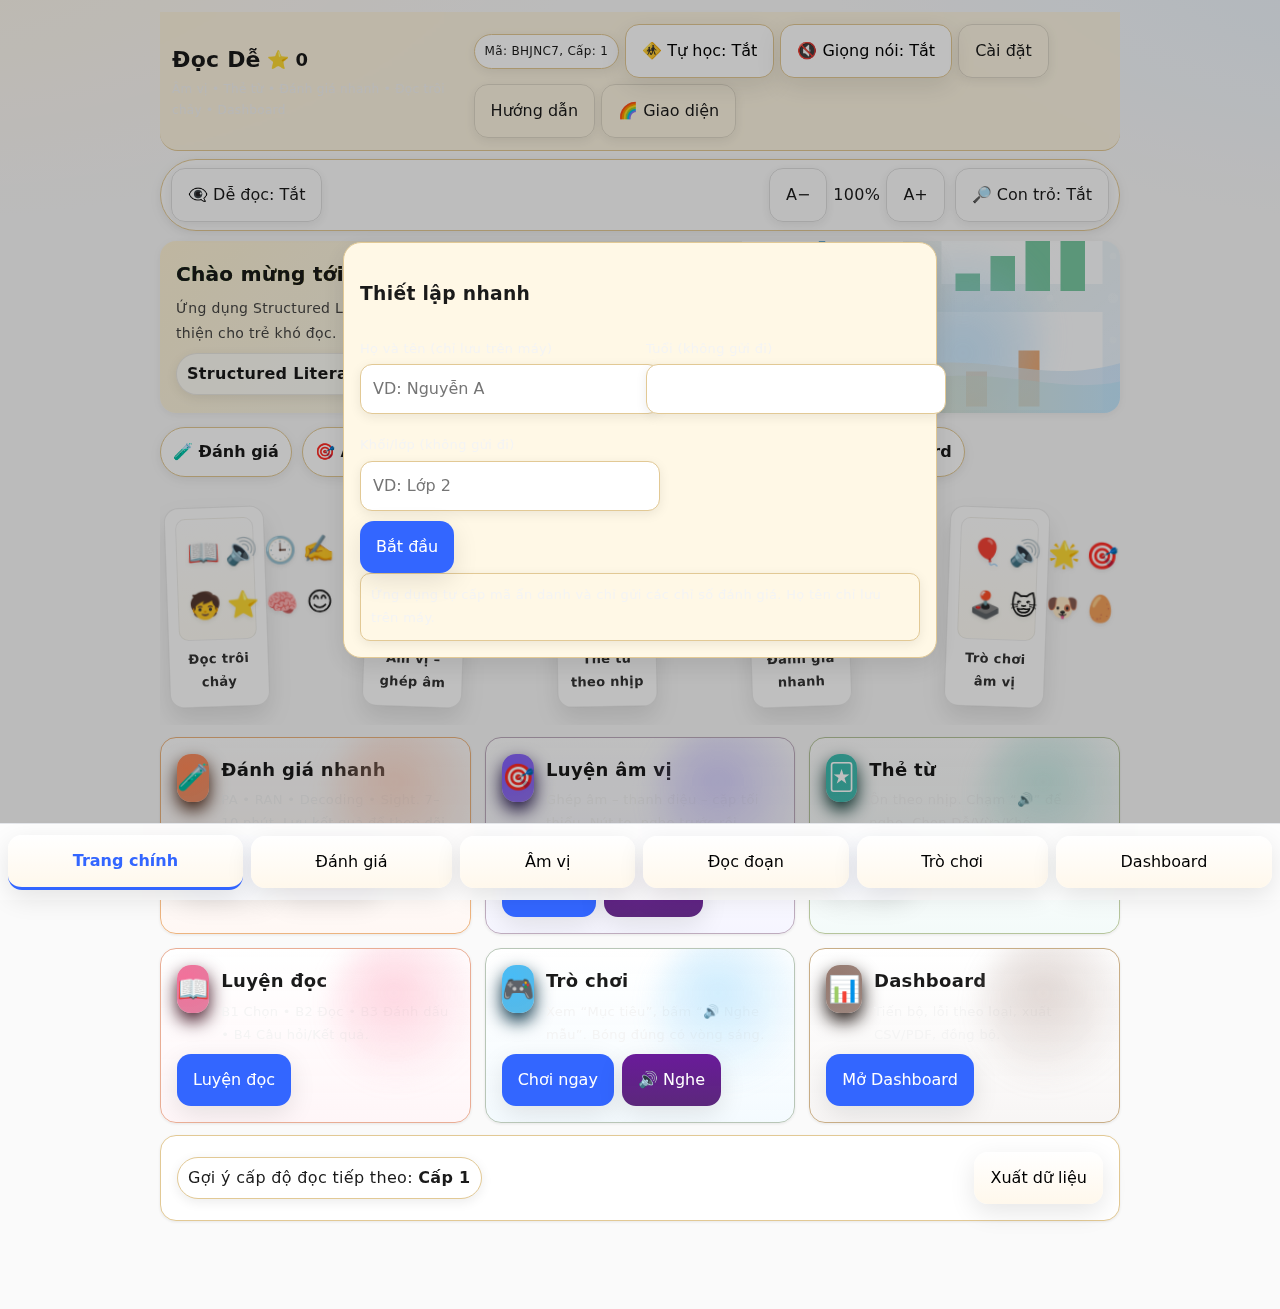
<file: index_ver_4.html>
<!DOCTYPE html>
<html lang="vi">
<head>
  <meta charset="utf-8" />
  <meta name="viewport" content="width=device-width, initial-scale=1, viewport-fit=cover" />
  <title>Đọc Dễ – Hỗ trợ trẻ rối loạn đọc</title>
  <meta name="description" content="Luyện âm vị, thẻ từ, đánh giá nhanh (screeners), đọc trôi chảy (WCPM), hiểu nội dung; TTS, ghi âm, Voice UI, dashboard, xuất CSV/PDF, đồng bộ Google Drive." />
  <link id="manifestLink" rel="manifest" href="manifest.webmanifest">
  <meta name="theme-color" content="#FFF3D6" />
  <link rel="icon" href="data:image/svg+xml;utf8,<svg xmlns='http://www.w3.org/2000/svg' viewBox='0 0 128 128'><rect width='128' height='128' fill='%23FFF3D6'/><text x='50%' y='58%' dominant-baseline='middle' text-anchor='middle' font-size='80' font-family='sans-serif' fill='%23111'>Đ</text></svg>">
  <link rel="stylesheet" href="styles.css" />
  <style>
    :root{
      --token-correct-bg:#E6FFE6;
      --token-correct-bd:#5bbb5b;
      --token-wrong-bg:#FFEAEA;
      --hero-radius:16px;
      /* Thanh đáy an toàn, không che nội dung */
      --footer-h: 64px;
      --footer-bg: rgba(255,255,255,.96);
    }
    /* Tăng khả năng đọc */
    .big-text{ line-height:1.7; letter-spacing:0.02em; word-spacing:0.06em; }
    body.dys .big-text{ letter-spacing:0.04em; word-spacing:0.12em; }
    /* Mục tiêu chạm tối thiểu */
    button, .ghost, .primary, .tts, .danger, .record, .tog { min-height:44px; min-width:44px; }
    .reading-line span{ padding:1px 2px; border-radius:4px; transition: background .2s, box-shadow .2s, outline .2s, border-bottom-color .2s; }
    .token{ padding:0 2px; border-radius:4px; }
    .token:focus{ outline:3px solid var(--primary, #3c7); outline-offset:2px; }
    .stepper .step{ min-width:44px; }
    .stat b[aria-live]{ display:inline-block; min-width:3ch; }
    .skip-link{ position:absolute; left:-9999px; top:0; }
    .skip-link:focus{ left:8px; top:8px; background:#000; color:#fff; padding:8px 12px; z-index:9999; border-radius:6px; }
    @media (prefers-reduced-motion: reduce){
      *{ transition:none !important; animation:none !important; scroll-behavior:auto !important; }
    }
    .grid-2 { display:grid; grid-template-columns: repeat(2, minmax(0,1fr)); gap:12px; }
    @media (max-width:700px){ .grid-2{ grid-template-columns: 1fr; } }
    .card.list { padding:10px; border-radius:8px; background:#fff; box-shadow:0 1px 3px rgba(0,0,0,.08); }
    .mini-grid-5 { display:grid; grid-template-columns: repeat(5, 1fr); gap:6px; }
    .mini-grid-5 .cell { border:1px solid #ddd; padding:6px; text-align:center; border-radius:4px; background:#fafafa; }

    /* HERO banners (minh họa SVG) */
    .hero {
      position: relative;
      border-radius: var(--hero-radius);
      overflow: hidden;
      min-height: 160px;
      margin: 10px 0 14px;
      background: linear-gradient(135deg, #FFF3D6, #E8F4FF);
      box-shadow: 0 2px 8px rgba(0,0,0,.06);
    }
    .hero .hero-content{
      position: relative;
      z-index: 2;
      padding: 16px 16px 18px 16px;
      max-width: 65%;
    }
    .hero .hero-title{
      font-size: 20px; font-weight: 700; color:#1a1a1a; margin:0 0 4px;
    }
    .hero .hero-sub{
      font-size: 14px; color:#333; opacity:.9; margin:0;
    }
    .hero .hero-art{
      position:absolute; inset:auto 0 0 auto; right:0; bottom:-4px;
      width: 52%; max-width: 420px; opacity:.95; pointer-events: none;
    }
    /* Biến thể nền theo màn */
    .hero.assess{ background: linear-gradient(135deg, #FDF2D7, #E8F6E8); }
    .hero.pa{ background: linear-gradient(135deg, #F2E8FF, #E7F1FF); }
    .hero.cards{ background: linear-gradient(135deg, #E5FBFF, #FFF7E8); }
    .hero.reading{ background: linear-gradient(135deg, #E9F7FF, #FFF0F5); }
    .hero.game{ background: linear-gradient(135deg, #FFF3D6, #E8FFE8); }
    .hero.dashboard{ background: linear-gradient(135deg, #E6F4FF, #F0FFF3); }
    .hero.export{ background: linear-gradient(135deg, #FFF2F0, #EEF7FF); }
    .hero.settings{ background: linear-gradient(135deg, #FFF8E1, #EEF9FF); }
    .hero.home{ background: linear-gradient(135deg, #FFF3D6, #E8F4FF); }

    /* Nhẹ nhàng tách phần còn lại */
    .section .hero + *{ margin-top: 4px; }
    .muted{ color:#666; font-size: 0.95em; }

    /* Cải tiến: thanh đáy không che nội dung + tự ẩn khi cuộn */
    .app{ padding-bottom: calc(var(--footer-h) + env(safe-area-inset-bottom) + 12px); }
    .footerbar{
      position: fixed; left: 0; right: 0; bottom: 0;
      height: var(--footer-h);
      background: var(--footer-bg);
      backdrop-filter: blur(10px);
      -webkit-backdrop-filter: blur(10px);
      border-top: 1px solid #e5e7eb;
      display:flex; align-items:center; justify-content:space-around; gap:8px;
      padding: 6px 8px calc(6px + env(safe-area-inset-bottom));
      z-index: 9999;
      transition: transform .24s ease;
    }
    .footerbar.hidden{ transform: translateY(115%); }
    .footerbar button{ flex:1 1 auto; min-width:44px; }

    /* Khối khoá Tự học nổi phía trên thanh đáy để không che app */
    .lockbar{
      position: fixed; left: 10px; right: 10px;
      bottom: calc(var(--footer-h) + env(safe-area-inset-bottom) + 10px);
      z-index: 9998;
      background: rgba(255,255,255,.94);
      border: 1px solid #e5e7eb;
      box-shadow: 0 6px 18px rgba(0,0,0,.12);
      border-radius: 10px;
      padding: 8px 10px;
    }

    /* Hình ảnh trong Hướng dẫn/Modal luôn vừa khung, không mất góc */
    .modal .dialog img,
    .help img,
    .hero .hero-art img,
    .hero .hero-art svg{
      max-width:100%; height:auto; object-fit:contain; display:block;
    }

    /* Bổ sung phong cách cho Hướng dẫn (giữ gọn) */
    .help-steps { margin-top: 8px; }
    .help-step { display:flex; gap:10px; align-items:flex-start; background:#fff; border:1px solid #eee; border-radius:10px; padding:10px; }
    .help-icon { font-size:28px; line-height:1; }
    .help-body b { font-size:16px; }
    .help-actions { display:flex; gap:8px; flex-wrap:wrap; margin-top:6px; }
    .tone-pill { display:inline-block; padding:2px 8px; border-radius:999px; color:#fff; font-weight:700; font-size:12px; margin-right:4px; }
    .tone-ngang { background:#374151; } .tone-sac { background:#ef4444; }
    .tone-huyen { background:#3b82f6; } .tone-hoi { background:#f59e0b; }
    .tone-nga { background:#8b5cf6; } .tone-nang { background:#10b981; }
  </style>
  <script>
    (function fixManifestPath(){
      try{
        var link = document.getElementById('manifestLink');
        if (!link) return;
        var parts = location.pathname.split('/').filter(Boolean);
        var base = (location.hostname.endsWith('.github.io') && parts.length > 0) ? ('/' + parts[0] + '/') : '/';
        link.setAttribute('href', base + 'manifest.webmanifest');
      }catch(_){}
    })();
  </script>
</head>
<body>
<a href="#screen-reading" class="skip-link">Bỏ qua để tới Luyện đọc</a>

<div class="app">
  <header class="appbar">
    <div>
      <div class="title">Đọc Dễ <span class="stars" id="starCount">⭐ 0</span></div>
      <div class="subtitle">Âm vị • Thẻ từ • Đánh giá nhanh • Đọc trôi chảy • Dashboard</div>
    </div>
    <div class="toolbar">
      <span id="learnerBadge" class="badge">Chưa thiết lập</span>
      <button class="tog" id="btnChild" data-voice="Bật hoặc tắt chế độ tự học">🚸 Tự học: Tắt</button>
      <!-- Mặc định tắt giọng để tránh lặp gây phân tâm; có thể bật lại khi cần -->
      <button class="tog" id="btnVoice" data-voice="Bật hoặc tắt giọng nói trợ giúp">🔇 Giọng nói: Tắt</button>
      <button class="ghost setup-only" id="btnSettings" data-voice="Cài đặt">Cài đặt</button>
      <button class="ghost" id="btnHelp" data-voice="Hướng dẫn">Hướng dẫn</button>
      <button class="ghost" id="btnTheme" data-voice="Đổi giao diện">🌈 Giao diện</button>
    </div>
  </header>

  <!-- Thanh dễ đọc -->
  <section class="a11ybar">
    <button class="ghost" id="btnDys" data-voice="Bật tắt chế độ dễ đọc">👁‍🗨 Dễ đọc: Tắt</button>
    <div class="spacer"></div>
    <div class="zoom">
      <button class="ghost" id="btnFontDown" aria-label="Giảm cỡ chữ" data-voice="Giảm cỡ chữ">A−</button>
      <span id="fontPct">100%</span>
      <button class="ghost" id="btnFontUp" aria-label="Tăng cỡ chữ" data-voice="Tăng cỡ chữ">A+</button>
    </div>
    <button class="ghost" id="btnFocusLine" data-voice="Bật tắt con trỏ đọc theo dòng">🔎 Con trỏ: Tắt</button>
  </section>

  <!-- HOME -->
  <section id="screen-home" class="screen active">
    <div class="hero home">
      <div class="hero-content">
        <h3 class="hero-title hero-title-fancy">Chào mừng tới Đọc Dễ</h3>
        <p class="hero-sub">Ứng dụng Structured Literacy: luyện âm–chữ, đọc trôi chảy, hiểu nội dung – thân thiện cho trẻ khó đọc.</p>

        <div class="hero-badges">
          <span class="pill soft">Structured Literacy</span>
          <span class="pill soft">Voice UI</span>
          <span class="pill soft">TTS & Ghi âm</span>
          <span class="pill soft">Offline-first</span>
        </div>
      </div>

      <!-- Trang trí SVG: “wave” + bóng sách -->
      <svg class="hero-wave" viewBox="0 0 1000 280" preserveAspectRatio="none" aria-hidden="true">
        <defs>
          <linearGradient id="w1" x1="0" y1="0" x2="1" y2="0">
            <stop offset="0" stop-color="#FFE0A3" stop-opacity="0.7"/>
            <stop offset="1" stop-color="#C7E4FF" stop-opacity="0.7"/>
          </linearGradient>
          <linearGradient id="w2" x1="0" y1="0" x2="1" y2="0">
            <stop offset="0" stop-color="#FFD180" stop-opacity="0.55"/>
            <stop offset="1" stop-color="#B3E5FC" stop-opacity="0.55"/>
          </linearGradient>
        </defs>
        <path d="M0,180 C200,120 320,220 520,180 C720,140 820,220 1000,170 L1000,320 L0,320 Z" fill="url(#w1)"></path>
        <path d="M0,210 C160,170 300,250 520,210 C740,170 860,240 1000,210 L1000,320 L0,320 Z" fill="url(#w2)"></path>
      </svg>

      <div class="hero-art" id="art-home" aria-hidden="true"></div>
      <div class="hero-spark a"></div>
      <div class="hero-spark b"></div>
      <div class="hero-spark c"></div>
    </div>

    <!-- Quick actions -->
    <div class="home-quick">
      <button class="quick ghost" onclick="App.nav('assess'); AssessModule.init()" data-voice="Đánh giá nhanh">🧪 Đánh giá</button>
      <button class="quick ghost" onclick="App.nav('pa')" data-voice="Luyện âm vị">🎯 Âm vị</button>
      <button class="quick ghost" onclick="App.nav('cards')" data-voice="Thẻ từ">🃏 Thẻ từ</button>
      <button class="quick ghost" onclick="App.nav('reading')" data-voice="Luyện đọc">📖 Luyện đọc</button>
      <button class="quick ghost" onclick="App.nav('game')" data-voice="Trò chơi">🎮 Trò chơi</button>
      <button class="quick ghost" onclick="App.nav('dashboard'); DashboardExtra.render()" data-voice="Dashboard">📊 Dashboard</button>
    </div>

    <!-- Polaroid gallery: nhiều hình minh hoạ bằng emoji -->
    <div class="home-gallery" aria-label="Minh hoạ các hoạt động">
      <figure class="polaroid tilt-1">
        <div class="polaroid-img emoji-collage">
          <span>📖</span><span>🔊</span><span>🕒</span><span>✍️</span>
          <span>🧒</span><span>⭐</span><span>🧠</span><span>😊</span>
        </div>
        <figcaption>Đọc trôi chảy</figcaption>
      </figure>
      <figure class="polaroid tilt-2">
        <div class="polaroid-img emoji-collage">
          <span>🎯</span><span>🔤</span><span>👂</span><span>🗣️</span>
          <span>🎵</span><span>🧩</span><span>✨</span><span>👍</span>
        </div>
        <figcaption>Âm vị – ghép âm</figcaption>
      </figure>
      <figure class="polaroid tilt-3">
        <div class="polaroid-img emoji-collage">
          <span>🃏</span><span>🔁</span><span>🗓️</span><span>🏆</span>
          <span>💡</span><span>👂</span><span>🐢</span><span>📈</span>
        </div>
        <figcaption>Thẻ từ theo nhịp</figcaption>
      </figure>
      <figure class="polaroid tilt-1">
        <div class="polaroid-img emoji-collage">
          <span>🧪</span><span>📊</span><span>⏱️</span><span>🧮</span>
          <span>📝</span><span>🔍</span><span>✅</span><span>📁</span>
        </div>
        <figcaption>Đánh giá nhanh</figcaption>
      </figure>
      <figure class="polaroid tilt-2">
        <div class="polaroid-img emoji-collage">
          <span>🎈</span><span>🔊</span><span>🌟</span><span>🎯</span>
          <span>🕹️</span><span>😺</span><span>🐶</span><span>🥚</span>
        </div>
        <figcaption>Trò chơi âm vị</figcaption>
      </figure>
    </div>

    <!-- Các thẻ tính năng -->
    <div class="home-grid">
      <div class="card lift feature" data-variant="assess">
        <div class="f-head">
          <div class="f-icon">🧪</div>
          <div class="f-title">
            <h3>Đánh giá nhanh</h3>
            <div class="note">PA • RAN • Decoding • Sight. 7–10 phút. Lưu kết quả để theo dõi.</div>
          </div>
        </div>
        <div class="inline-buttons">
          <button class="primary" onclick="App.nav('assess'); AssessModule.init()" data-voice="Mở đánh giá nhanh">Bắt đầu</button>
          <button class="tts" onclick="App.speak('Đánh giá nhanh')" data-voice="Nghe hướng dẫn Đánh giá nhanh">🔊 Nghe</button>
        </div>
      </div>

      <div class="card lift feature" data-variant="pa">
        <div class="f-head">
          <div class="f-icon">🎯</div>
          <div class="f-title">
            <h3>Luyện âm vị</h3>
            <div class="note">Ghép âm – thanh điệu – cặp tối thiểu. Nút to, nghe trước rồi chọn.</div>
          </div>
        </div>
        <div class="inline-buttons">
          <button class="primary" onclick="App.nav('pa')" data-voice="Luyện âm vị. Bắt đầu">Bắt đầu</button>
          <button class="tts" onclick="App.speak('Luyện âm vị')" data-voice="Nghe hướng dẫn Luyện âm vị">🔊 Nghe</button>
        </div>
      </div>

      <div class="card lift feature" data-variant="cards">
        <div class="f-head">
          <div class="f-icon">🃏</div>
          <div class="f-title">
            <h3>Thẻ từ</h3>
            <div class="note">Ôn theo nhịp. Chạm “🔊” để nghe. Chọn Dễ/Vừa/Khó.</div>
          </div>
        </div>
        <div class="inline-buttons">
          <button class="primary" onclick="App.nav('cards')" data-voice="Thẻ từ. Ôn tập">Ôn tập</button>
        </div>
      </div>

      <div class="card lift feature" data-variant="reading">
        <div class="f-head">
          <div class="f-icon">📖</div>
          <div class="f-title">
            <h3>Luyện đọc</h3>
            <div class="note">B1 Chọn • B2 Đọc • B3 Đánh dấu • B4 Câu hỏi/Kết quả.</div>
          </div>
        </div>
        <div class="inline-buttons">
          <button class="primary" onclick="App.nav('reading')" data-voice="Đọc đoạn. Luyện đọc">Luyện đọc</button>
        </div>
      </div>

      <div class="card lift feature" data-variant="game">
        <div class="f-head">
          <div class="f-icon">🎮</div>
          <div class="f-title">
            <h3>Trò chơi</h3>
            <div class="note">Xem “Mục tiêu”, bấm “🔊 Nghe mẫu”. Bóng đúng có vòng sáng.</div>
          </div>
        </div>
        <div class="inline-buttons">
          <button class="primary" onclick="App.nav('game')" data-voice="Vào trò chơi">Chơi ngay</button>
          <button class="tts" onclick="App.speak('Trong trò chơi, tìm đúng theo mục tiêu hiển thị. Bấm Nghe mẫu để nghe. Bóng đúng sẽ có vòng sáng.')" data-voice="Nghe hướng dẫn trò chơi">🔊 Nghe</button>
        </div>
      </div>

      <div class="card lift feature" data-variant="dashboard">
        <div class="f-head">
          <div class="f-icon">📊</div>
          <div class="f-title">
            <h3>Dashboard</h3>
            <div class="note">Tiến bộ, lỗi theo loại, xuất CSV/PDF, đồng bộ.</div>
          </div>
        </div>
        <div class="inline-buttons">
          <button class="primary" onclick="App.nav('dashboard'); DashboardExtra.render()" data-voice="Mở bảng điều khiển">Mở Dashboard</button>
        </div>
      </div>
    </div>

    <div class="section lift">
      <div class="row">
        <div class="level-pill">Gợi ý cấp độ đọc tiếp theo: <b id="nextLevelHint">—</b></div>
        <div class="spacer"></div>
        <button onclick="App.nav('export')" data-voice="Xuất dữ liệu">Xuất dữ liệu</button>
      </div>
    </div>
  </section>

  <!-- PA -->
  <section id="screen-pa" class="screen">
    <div class="hero pa">
      <div class="hero-content">
        <h3 class="hero-title">Âm vị học</h3>
        <p class="hero-sub">Nhận thức âm vị, âm–chữ hai chiều, cặp tối thiểu.</p>
      </div>
      <div class="hero-art" id="art-pa"></div>
    </div>

    <div class="row">
      <button onclick="App.nav('home')" data-voice="Về trang chính">← Về trang chính</button>
      <div class="spacer"></div>
      <span class="badge">Âm vị học</span>
    </div>
    <div class="section lift" id="pa-container"></div>
    <div class="help">Mẹo: Bấm “🔊” để nghe; nút to – chọn một lần. Nhấn giữ 0.4s để nghe tên nút.</div>
  </section>

  <!-- Cards -->
  <section id="screen-cards" class="screen">
    <div class="hero cards">
      <div class="hero-content">
        <h3 class="hero-title">Thẻ từ</h3>
        <p class="hero-sub">Ôn theo nhịp – tập trung nhóm lỗi cá nhân.</p>
      </div>
      <div class="hero-art" id="art-cards"></div>
    </div>

    <div class="row">
      <button onclick="App.nav('home')" data-voice="Về trang chính">← Về trang chính</button>
      <div class="spacer"></div>
      <span class="badge">Thẻ từ</span>
    </div>

    <div class="section lift">
      <div class="row" style="gap:12px;">
        <label for="selCardTag" style="margin:0;">Chủ đề/nhóm lỗi:</label>
        <select id="selCardTag" onchange="App.cards.setTag(this.value)" aria-label="Chọn nhóm thẻ"></select>
        <div class="spacer"></div>
        <button class="ghost" onclick="App.cards.reconcile()" data-voice="Cập nhật thẻ mới theo dữ liệu">Cập nhật thẻ mới</button>
        <span class="badge" id="cardStats">—</span>
      </div>
    </div>

    <div class="section lift" id="cards-container"></div>
    <div class="help">Chạm “🔊” để nghe rồi bấm Dễ/Vừa/Khó. Ứng dụng sẽ tự hẹn ngày ôn.</div>
  </section>

  <!-- Assess (Đánh giá nhanh) -->
  <section id="screen-assess" class="screen">
    <div class="hero assess">
      <div class="hero-content">
        <h3 class="hero-title">Đánh giá nhanh</h3>
        <p class="hero-sub">PA • RAN • Decoding • Sight — 7–10 phút. Evaluation ≠ Diagnosis (IDA).</p>
      </div>
      <div class="hero-art" id="art-assess"></div>
    </div>

    <div class="row">
      <button onclick="App.nav('home')" data-voice="Về trang chính">← Về trang chính</button>
      <div class="spacer"></div>
      <span class="badge">Đánh giá nhanh (7–10 phút)</span>
    </div>

    <div class="grid-2">
      <div class="section lift">
        <h3>PA – Nhận thức âm vị (cùng vần)</h3>
        <div class="card list" id="paItems"></div>
        <div class="row" style="margin-top:8px;">
          <span class="stat">Điểm: <b id="paScore">0/0</b></span>
          <div class="spacer"></div>
          <button class="ghost" onclick="AssessModule.resetPA()">Làm lại</button>
        </div>
        <div class="muted" style="margin-top:6px;">Chọn đáp án có vần giống từ gợi ý.</div>
      </div>

      <div class="section lift">
        <h3>RAN – Gọi nhanh số (50 mục)</h3>
        <div class="mini-grid-5" id="ranGrid"></div>
        <div class="row" style="margin-top:8px;">
          <button class="primary" id="btnRanStart" onclick="AssessModule.startRAN()">Bắt đầu</button>
          <button class="ghost" id="btnRanStop" onclick="AssessModule.stopRAN()" disabled>Xong</button>
          <div class="spacer"></div>
          <span class="stat">⏱️ <b id="ranTime">—</b>s</span>
          <button class="ghost" onclick="AssessModule.shuffleRAN()">Đổi lưới</button>
        </div>
        <div class="muted" style="margin-top:6px;">Trẻ đọc to lần lượt từ trái sang phải, trên xuống.</div>
      </div>

      <div class="section lift">
        <h3>Decoding – Giả từ</h3>
        <div class="card list" id="decList"></div>
        <div class="row" style="margin-top:8px;">
          <span class="stat">Điểm: <b id="decScore">0/0</b></span>
          <div class="spacer"></div>
          <button class="ghost" onclick="AssessModule.resetDEC()">Làm lại</button>
        </div>
        <div class="muted" style="margin-top:6px;">Người đo đọc giả từ; nếu trẻ đọc đúng, tích “Đúng”.</div>
      </div>

      <div class="section lift">
        <h3>Sight Words – Từ chức năng</h3>
        <div class="card list" id="sightList"></div>
        <div class="row" style="margin-top:8px%;">
          <span class="stat">Điểm: <b id="sightScore">0/0</b></span>
          <div class="spacer"></div>
          <button class="ghost" onclick="AssessModule.resetSIGHT()">Làm lại</button>
        </div>
        <div class="muted" style="margin-top:6px;">Nếu trẻ nêu ngay (≤2s) nghĩa/đọc đúng → tích “Biết ngay”.</div>
      </div>
    </div>

    <div class="section lift">
      <h3>Tổng hợp & Lưu</h3>
      <div class="row" style="gap:8px;">
        <span class="stat">PA: <b id="sumPA">—</b></span>
        <span class="stat">RAN: <b id="sumRAN">—</b> s</span>
        <span class="stat">Decoding: <b id="sumDEC">—</b></span>
        <span class="stat">Sight: <b id="sumSIGHT">—</b></span>
        <div class="spacer"></div>
        <button class="primary" onclick="AssessModule.save()">Ghi vào nhật ký</button>
      </div>
      <div class="help">Đây là “đánh giá nhanh” nội bộ, không phải chẩn đoán y khoa (IDA).</div>
    </div>
  </section>

  <!-- Reading -->
  <section id="screen-reading" class="screen">
    <div class="hero reading">
      <div class="hero-content">
        <h3 class="hero-title">Luyện đọc 4 bước</h3>
        <p class="hero-sub">B1 Chọn • B2 Đọc • B3 Đánh dấu • B4 Câu hỏi — kèm hỗ trợ Spotlight/Pacer/Echo.</p>
      </div>
      <div class="hero-art" id="art-reading"></div>
    </div>

    <div class="row">
      <button onclick="App.nav('home')" data-voice="Về trang chính">← Về trang chính</button>
      <div class="spacer"></div>
      <span class="badge">Luyện đọc (4 bước)</span>
    </div>

    <div class="section lift">
      <div class="stepper" id="readSteps" role="tablist" aria-label="Các bước luyện đọc">
        <div class="step active" data-step="1"><span>1</span> Chọn</div>
        <div class="step" data-step="2"><span>2</span> Đọc</div>
        <div class="step" data-step="3"><span>3</span> Đánh dấu</div>
        <div class="step" data-step="4"><span>4</span> Câu hỏi</div>
      </div>
    </div>

    <div class="section lift" id="readStep1">
      <div class="row" style="gap:12px;">
        <label for="selLevel" style="margin:0;">Cấp độ:</label>
        <select id="selLevel" onchange="App.reading.chooseLevel(this.value)" aria-label="Chọn cấp độ"></select>

        <label for="selPassage" style="margin:0;">Bài:</label>
        <select id="selPassage" onchange="App.reading.choosePassage(this.value)" aria-label="Chọn bài đọc"></select>
        <button class="ghost" onclick="App.reading.randomPassage()" data-voice="Chọn bài ngẫu nhiên">🔀 Ngẫu nhiên</button>

        <div class="spacer"></div>
        <div class="slider" data-voice="Điều chỉnh tốc độ giọng đọc">
          <span>🔊 Tốc độ</span>
          <input id="rateSlider" type="range" min="0.6" max="1.4" step="0.05" value="0.9"
                 oninput="App.updateRateFromSlider(this.value)" />
          <span id="rateVal">0.90x</span>
        </div>
      </div>
      <div class="row" style="margin-top:10px;">
        <button class="primary" onclick="App.reading.goStep(2)" data-voice="Sang bước đọc">Tiếp tục</button>
      </div>
    </div>

    <div class="section lift" id="readStep2" style="display:none;">
      <div class="row">
        <button class="ghost" onclick="App.reading.goStep(1)" data-voice="Quay lại bước chọn">← Quay lại</button>
        <div class="spacer"></div>
        <button class="primary" id="btnStartRead" onclick="App.reading.start()" data-voice="Bắt đầu đọc và tính giờ">Bắt đầu</button>
        <button id="btnStopRead" class="danger" onclick="App.reading.stop()" disabled data-voice="Kết thúc bài đọc">Kết thúc</button>
        <button class="tts" onclick="App.reading.speakPassage()" data-voice="Nghe toàn bộ đoạn">🔊 Nghe đoạn</button>
        <button class="record" id="btnRec" onclick="App.reading.toggleRec()" data-voice="Ghi âm giọng đọc hoặc nghe lại">Ghi âm</button>
      </div>
      <div class="row" style="gap:10px; margin-top:6px;">
        <span class="stat">⏱️ <span id="timer" role="timer" aria-live="off">00:00</span></span>
        <span class="stat">WCPM: <b id="statWCPM" aria-live="polite">—</b></span>
        <span class="stat">% đúng: <b id="statAcc" aria-live="polite">—</b></span>
      </div>
      <div id="passageText" class="big-text reading-plain" aria-label="Đoạn văn để đọc" style="margin-top:8px;"></div>

      <div class="row" style="margin-top:10px;">
        <button class="ghost" onclick="App.reading.goStep(1)" data-voice="Quay lại bước chọn">← Quay lại</button>
        <div class="spacer"></div>
        <button class="primary" onclick="App.reading.goStep(3)" data-voice="Sang bước đánh dấu lỗi">Sang bước 3</button>
      </div>
    </div>

    <div class="section lift" id="readStep3" style="display:none;">
      <div class="row">
        <button class="ghost" onclick="App.reading.goStep(2)" data-voice="Quay lại bước đọc">← Quay lại</button>
        <div class="spacer"></div>
        <button class="hint" onclick="App.reading.markMode('error')" id="btnErr" data-voice="Chế độ đánh dấu lỗi">Đánh dấu lỗi</button>
        <button class="ghost" onclick="App.reading.markMode('normal')" id="btnNorm" data-voice="Chế độ bình thường">Chế độ bình thường</button>
        <button class="ghost" onclick="App.reading.clearMarks()" data-voice="Xóa các dấu lỗi">🧹 Xóa dấu</button>
        <button class="primary" onclick="App.reading.goStep(4)" data-voice="Sang câu hỏi hiểu nội dung">Sang bước 4</button>
      </div>
      <div id="passageView" class="big-text" style="margin-top:10px;"></div>
      <div class="help">Chạm vào từ sai để đánh dấu; nhấn giữ để chọn loại lỗi.</div>
    </div>

    <div id="readStep4" class="section lift" style="display:none;">
      <h3>Câu hỏi hiểu nội dung</h3>
      <div id="questions"></div>
      <div class="row" style="margin-top:8px;">
        <button class="ghost" onclick="App.reading.goStep(3)" data-voice="Quay lại bước đánh dấu">← Quay lại</button>
        <div class="spacer"></div>
        <button class="primary" onclick="App.reading.finishComp()" data-voice="Xem kết quả">Xem kết quả</button>
      </div>
    </div>
  </section>

  <!-- GAME -->
  <section id="screen-game" class="screen">
    <div class="hero game">
      <div class="hero-content">
        <h3 class="hero-title">Trò chơi âm vị</h3>
        <p class="hero-sub">Tập trung mục tiêu: thanh điệu, nhóm lỗi, bóng có vòng sáng chỉ dẫn.</p>
      </div>
      <div class="hero-art" id="art-game"></div>
    </div>

    <div class="row">
      <button onclick="App.nav('home')" data-voice="Về trang chính">← Về trang chính</button>
      <div class="spacer"></div>
      <span class="badge">Trò chơi: Bóng bay âm vị</span>
    </div>

    <div class="section lift">
      <div class="row" style="gap:10px; align-items:center;">
        <div class="targetbox" id="gameTargetBox">
          <div><b>Mục tiêu:</b> <span id="gameTargetText">—</span></div>
          <div class="inline-buttons" style="margin-top:6px;">
            <button class="tts" id="btnGameSample" data-voice="Nghe mẫu mục tiêu">🔊 Nghe mẫu</button>
            <button class="ghost" id="btnGameExplain" data-voice="Giải thích mục tiêu">❓ Giải thích</button>
          </div>
        </div>

        <div class="spacer"></div>

        <div class="row" style="gap:8px;">
          <label style="margin:0;">Chế độ:</label>
          <select id="selGameMode" aria-label="Chọn chế độ">
            <option value="tone">Theo thanh điệu</option>
            <option value="tag">Theo nhóm lỗi</option>
          </select>

        <span id="paneTone" class="row" style="gap:6px;">
            <label style="margin:0;">Thanh:</label>
            <select id="selGameTone" aria-label="Chọn thanh">
              <option value="ngang">ngang</option>
              <option value="sắc">sắc</option>
              <option value="huyền">huyền</option>
              <option value="hỏi">hỏi</option>
              <option value="ngã">ngã</option>
              <option value="nặng">nặng</option>
            </select>
          </span>

          <span id="paneTag" class="row" style="gap:6px; display:none;">
            <label style="margin:0;">Nhóm:</label>
            <select id="selGameTag" aria-label="Chọn nhóm"></select>
          </span>
        </div>

        <div class="spacer"></div>

        <div class="row" style="gap:8px; align-items:center;">
          <span class="stat">🏆 Điểm: <b id="gScore">0</b></span>
          <span class="stat">⏱️ <b id="gTime">60</b>s</span>
          <span class="stat">❤️ <b id="gLives">3</b></span>
          <button class="primary" id="btnGameStart" data-voice="Bắt đầu chơi">Bắt đầu</button>
          <button class="ghost" id="btnGameStop" disabled>Dừng</button>
          <button class="ghost" id="btnGameTrain" data-voice="Bật chế độ tập thử">👟 Tập thử</button>
        </div>
      </div>
    </div>

    <div class="section lift">
      <canvas id="gameCanvas" width="900" height="420" aria-label="Sân chơi bóng bay"></canvas>
      <div class="help">Mẹo: Bóng đúng có <b>vòng sáng</b> quanh bóng. Bấm để nghe từ rồi chọn.</div>
    </div>
  </section>

  <!-- Dashboard -->
  <section id="screen-dashboard" class="screen">
    <div class="hero dashboard">
      <div class="hero-content">
        <h3 class="hero-title">Dashboard</h3>
        <p class="hero-sub">Theo dõi WCPM, % đúng, lỗi, thời lượng; kèm PA, RAN, Decoding, Sight.</p>
      </div>
      <div class="hero-art" id="art-dashboard"></div>
    </div>

    <div class="row">
      <button onclick="App.nav('home')" data-voice="Về trang chính">← Về trang chính</button>
      <div class="spacer"></div>
      <span class="badge">Dashboard</span>
    </div>

    <div class="grid-2">
      <div class="section lift">
        <h3>WCPM theo thời gian</h3>
        <canvas id="chartWCPM" width="600" height="260"></canvas>
      </div>
      <div class="section lift">
        <h3>% chính xác theo thời gian</h3>
        <canvas id="chartACC" width="600" height="260"></canvas>
      </div>
      <div class="section lift">
        <h3>Tổng lỗi theo loại</h3>
        <canvas id="chartERR" width="600" height="260"></canvas>
      </div>
      <div class="section lift">
        <h3>Thời lượng luyện tập</h3>
        <canvas id="chartDUR" width="600" height="260"></canvas>
      </div>

      <div class="section lift">
        <h3>PA (tỉ lệ đúng)</h3>
        <canvas id="chartPA" width="600" height="260"></canvas>
      </div>
      <div class="section lift">
        <h3>RAN (giây / 50 mục)</h3>
        <canvas id="chartRAN" width="600" height="260"></canvas>
      </div>
      <div class="section lift">
        <h3>Decoding (tỉ lệ đúng)</h3>
        <canvas id="chartDEC" width="600" height="260"></canvas>
      </div>
      <div class="section lift">
        <h3>Sight Words (tỉ lệ đúng)</h3>
        <canvas id="chartSIGHT" width="600" height="260"></canvas>
      </div>
    </div>

    <div class="section lift">
      <div class="row">
        <button onclick="App.exportCSV()" data-voice="Tải tệp CSV">Tải CSV</button>
        <button class="ghost" onclick="App.copyCSV()" data-voice="Sao chép CSV">Sao chép CSV</button>
        <div class="spacer"></div>
        <button class="danger" onclick="App.resetConfirm()" data-voice="Xóa dữ liệu trên thiết bị này">Xóa dữ liệu (thiết bị này)</button>
      </div>
      <div class="help">CSV chỉ chứa mã ẩn danh cùng các chỉ số đánh giá.</div>
    </div>

    <div class="section lift">
      <h3>Đồng bộ Google Drive</h3>
      <div class="row">
        <div class="spacer"></div>
        <span class="badge" id="syncStatus">Trạng thái: chưa cấu hình</span>
      </div>
      <div class="inline-buttons" style="margin-top:10px;">
        <button onclick="Sync.flush()" data-voice="Đồng bộ dữ liệu ngay">Đồng bộ ngay</button>
        <button class="ghost" onclick="App.testSync()" data-voice="Kiểm tra kết nối đồng bộ">Kiểm tra kết nối</button>
        <button class="ghost" onclick="App.showSyncHelp()" data-voice="Hướng dẫn thiết lập đồng bộ">Hướng dẫn thiết lập</button>
      </div>
      <div class="help">Ứng dụng gửi chỉ số đọc và đánh giá nhanh tới Apps Script của bạn.</div>
    </div>
  </section>

  <!-- Export -->
  <section id="screen-export" class="screen">
    <div class="hero export">
      <div class="hero-content">
        <h3 class="hero-title">Xuất dữ liệu</h3>
        <p class="hero-sub">CSV nhanh; Evaluation Summary (PDF/CSV) để trao đổi với giáo viên/SLP.</p>
      </div>
      <div class="hero-art" id="art-export"></div>
    </div>

    <div class="row">
      <button onclick="App.nav('home')" data-voice="Về trang chính">← Về trang chính</button>
      <div class="spacer"></div>
      <span class="badge">Xuất dữ liệu</span>
    </div>
    <div class="section lift">
      <div class="row">
        <button onclick="App.exportCSV()" data-voice="Tải tệp CSV">Tải CSV</button>
        <button class="ghost" onclick="App.copyCSV()" data-voice="Sao chép CSV">Sao chép CSV</button>
        <div class="spacer"></div>
        <button class="primary" onclick="Report.exportPDF()" data-voice="Xuất bản tóm tắt đánh giá dạng PDF">Evaluation Summary (PDF)</button>
        <button class="ghost" onclick="Report.exportCSV()" data-voice="Xuất bản tóm tắt đánh giá dạng CSV">Evaluation Summary (CSV)</button>
      </div>
      <div class="help">Theo IDA: Evaluation ≠ Diagnosis — tóm tắt học thuật nội bộ, không phải chẩn đoán y khoa.</div>
    </div>
  </section>

  <!-- Settings -->
  <section id="screen-settings" class="screen">
    <div class="hero settings">
      <div class="hero-content">
        <h3 class="hero-title">Cài đặt</h3>
        <p class="hero-sub">Hồ sơ ẩn danh, font, tốc độ TTS, cấp độ khởi đầu…</p>
      </div>
      <div class="hero-art" id="art-settings"></div>
    </div>

    <div class="row">
      <button onclick="App.nav('home')" data-voice="Về trang chính">← Về trang chính</button>
      <div class="spacer"></div>
      <span class="badge">Cài đặt</span>
    </div>

    <div class="section lift">
      <h3>Thông tin học viên & ứng dụng</h3>
      <div class="grid-2">
        <div>
          <label>Họ và tên (chỉ lưu trên máy, không gửi đi)</label>
          <input type="text" id="inpName" placeholder="VD: Nguyễn A (tùy chọn)"/>
        </div>
        <div>
          <label>Mã hệ thống (tự cấp – ẩn danh)</label>
          <input type="text" id="dispSysId" disabled />
        </div>
        <div>
          <label>Tuổi (không gửi đi)</label>
          <input type="number" id="inpAge" min="5" max="15" />
        </div>
        <div>
          <label>Khối/lớp (không gửi đi)</label>
          <input type="text" id="inpGrade" placeholder="VD: Lớp 2" />
        </div>
        <div>
          <label>Phông chữ</label>
          <select id="selFont">
            <option>Lexend</option>
            <option>OpenDyslexic</option>
            <option selected>System Sans</option>
          </select>
        </div>
        <div>
          <label>Tốc độ TTS (0.6–1.4)</label>
          <input type="number" id="inpRate" value="0.9" step="0.05" min="0.6" max="1.4" />
        </div>
        <div>
          <label>Cấp độ đọc ban đầu</label>
          <select id="selStartLevel"></select>
        </div>
      </div>
      <div class="row" style="margin-top:10px;">
        <button class="primary" onclick="App.saveSettings()" data-voice="Lưu cài đặt">Lưu</button>
      </div>
      <div class="help">Ứng dụng chỉ gửi các chỉ số đánh giá; Họ tên/tuổi/lớp chỉ lưu cục bộ để hiển thị.</div>
    </div>

    <div class="section lift">
      <h3>Đồng bộ Google Drive</h3>
      <div class="grid-2">
        <div>
          <label>Đồng bộ (Apps Script URL)</label>
          <input type="url" id="inpSyncUrl" placeholder="https://script.google.com/macros/s/XXX/exec" />
        </div>
        <div>
          <label>Mật mã bí mật (SECRET)</label>
          <input type="text" id="inpSyncSecret" placeholder="docde-secret-2025" />
        </div>
      </div>
      <div class="row" style="margin-top:10px;">
        <button onclick="App.saveSync()" data-voice="Lưu cài đặt đồng bộ">Lưu đồng bộ</button>
        <button class="ghost" onclick="App.testSync()" data-voice="Kiểm tra kết nối đồng bộ">Kiểm tra kết nối</button>
      </div>
      <div class="help">Dán URL Web App từ Google Apps Script. SECRET phải trùng trong Script.</div>
    </div>
  </section>

  <!-- Help -->
  <div id="modalHelp" class="modal" role="dialog" aria-modal="true" aria-labelledby="helpTitle">
    <div class="dialog">
      <h3 id="helpTitle">Hướng dẫn nhanh (dễ hiểu)</h3>
      <p class="muted">Mỗi ngày 3 bước ngắn – đều – đúng nhóm lỗi. Dùng emoji và màu thanh để “nghe–nhìn–nhấn”.</p>

      <div class="grid-2 help-steps" aria-label="Bước sử dụng chính">
        <!-- Bước 1: PA -->
        <div class="help-step">
          <div class="help-icon" aria-hidden="true">🎯</div>
          <div class="help-body">
            <b>1) Âm vị (PA)</b>
            <ul>
              <li>Nghe mẫu <b>🔊</b> hoặc <b>🐢</b> (nghe chậm), rồi ghép đúng <i>onset–vần</i> hoặc chọn đúng thanh.</li>
              <li>Làm quen 6 thanh:
                <span class="tone-pill tone-ngang">ngang</span>
                <span class="tone-pill tone-sac">sắc</span>
                <span class="tone-pill tone-huyen">huyền</span>
                <span class="tone-pill tone-hoi">hỏi</span>
                <span class="tone-pill tone-nga">ngã</span>
                <span class="tone-pill tone-nang">nặng</span>
              </li>
              <li>Thời lượng gợi ý: 5–7 phút, 6–8 mục tiêu.</li>
            </ul>
            <div class="help-actions">
              <button class="primary" onclick="App.nav('pa')">Mở Âm vị</button>
              <button class="tts" onclick="App.speak('Vào luyện âm vị. Nghe mẫu rồi ghép đúng.')">🔊 Nghe</button>
            </div>
          </div>
        </div>

        <!-- Bước 2: Cards -->
        <div class="help-step">
          <div class="help-icon" aria-hidden="true">🃏</div>
          <div class="help-body">
            <b>2) Thẻ từ (Cards)</b>
            <ul>
              <li>Ôn <b>4–7 phút</b>. Ưu tiên thẻ <i>đến hạn</i> theo bộ lọc tag (ví dụ: <b>s/x</b>, <b>ch/tr</b>, <b>tone</b>…).</li>
              <li>Mỗi thẻ: bấm <b>🔊</b> (0.9×) hoặc <b>🐢</b> (0.6–0.75×) → <b>Dễ/Vừa/Khó</b> để hệ thống hẹn ngày ôn.</li>
              <li>Emoji bên phải giúp gắn nghĩa tức thì (ví dụ: <span aria-hidden="true">🐟</span> cho “cá”).</li>
            </ul>
            <div class="help-actions">
              <button class="primary" onclick="App.nav('cards')">Mở Thẻ từ</button>
              <button class="ghost" onclick="App.nav('cards'); setTimeout(()=>document.getElementById('selCardTag')?.focus(), 200)">Chọn nhóm lỗi</button>
            </div>
          </div>
        </div>

        <!-- Bước 3: Reading -->
        <div class="help-step">
          <div class="help-icon" aria-hidden="true">📖</div>
          <div class="help-body">
            <b>3) Luyện đọc (4 bước)</b>
            <ul>
              <li><b>B1</b> Chọn cấp/bài • <b>B2</b> Bắt đầu/Kết thúc • <b>B3</b> Đánh dấu lỗi • <b>B4</b> Câu hỏi/Kết quả.</li>
              <li>Theo dõi WCPM và % đúng; dùng <b>🔊</b> để nghe mẫu đoạn nếu cần.</li>
              <li>Gợi ý: bật “🔎 Con trỏ” để tập trung theo dòng.</li>
            </ul>
            <div class="help-actions">
              <button class="primary" onclick="App.nav('reading')">Mở Luyện đọc</button>
              <button class="ghost" onclick="App.nav('reading'); setTimeout(()=>document.getElementById('selLevel')?.focus(), 200)">Chọn cấp độ</button>
            </div>
          </div>
        </div>

        <!-- Đánh giá & Trò chơi -->
        <div class="help-step">
          <div class="help-icon" aria-hidden="true">🧪</div>
          <div class="help-body">
            <b>Đánh giá nhanh & Trò chơi</b>
            <ul>
              <li><b>Đánh giá nhanh</b> (7–10 phút): PA • RAN • Decoding • Sight. Ghi vào nhật ký để theo dõi.</li>
              <li><b>Trò chơi âm vị</b>: xem “Mục tiêu”, bấm <b>🔊 Nghe mẫu</b>. Bóng đúng có <b>vòng sáng</b>.</li>
            </ul>
            <div class="help-actions">
              <button class="ghost" onclick="App.nav('assess'); AssessModule.init()">Mở Đánh giá</button>
              <button class="ghost" onclick="App.nav('game')">Mở Trò chơi</button>
            </div>
          </div>
        </div>
      </div>

      <div class="help" style="margin-top:10px;">
        <b>Mẹo sư phạm:</b>
        <ul>
          <li><b>Ngắn – đều – đúng nhóm lỗi</b>: dùng Bộ lọc tag trong Thẻ từ để tập trung “s/x”, “ch/tr”, “tone”…</li>
          <li><b>Trẻ nhỏ</b>: bật 🚸 Tự học → thẻ tự phát âm khi hiện; giữ 0.4s lên nút để nghe tên nút.</li>
          <li><b>Hỏi/ngã khó</b>: ưu tiên nghe <b>🐢</b> và nhìn màu dấu. Nếu vẫn khó, chuyển sang <i>cặp tối thiểu</i> ở PA.</li>
        </ul>
      </div>

      <div class="row" style="margin-top:8px;">
        <button class="primary" onclick="App.nav('pa')">🎯 Vào Âm vị</button>
        <button class="ghost" onclick="App.nav('cards')">🃏 Vào Thẻ từ</button>
        <button class="ghost" onclick="App.nav('reading')">📖 Vào Luyện đọc</button>
        <div class="spacer"></div>
        <button onclick="document.getElementById('modalHelp').classList.remove('active')" data-voice="Đóng hướng dẫn">Đã hiểu</button>
      </div>
    </div>
  </div>

  <!-- Onboarding -->
  <div id="modalOnboard" class="modal" role="dialog" aria-modal="true" aria-labelledby="obTitle">
    <div class="dialog">
      <h3 id="obTitle">Thiết lập nhanh</h3>
      <div class="grid-2">
        <div>
          <label>Họ và tên (chỉ lưu trên máy)</label>
          <input type="text" id="obName" placeholder="VD: Nguyễn A"/>
        </div>
        <div>
          <label>Tuổi (không gửi đi)</label>
          <input type="number" id="obAge" min="5" max="15"/>
        </div>
        <div>
          <label>Khối/lớp (không gửi đi)</label>
          <input type="text" id="obGrade" placeholder="VD: Lớp 2"/>
        </div>
      </div>
      <div class="row" style="margin-top:10px;">
        <button class="primary" onclick="App.finishOnboard()" data-voice="Bắt đầu sử dụng">Bắt đầu</button>
      </div>
      <div class="help">Ứng dụng tự cấp mã ẩn danh và chỉ gửi các chỉ số đánh giá. Họ tên chỉ lưu trên máy.</div>
    </div>
  </div>

  <!-- Menu lỗi đánh dấu -->
  <div id="errorMenu" class="modal" style="background: transparent;" role="dialog" aria-modal="true" aria-labelledby="errTitle">
    <div class="dialog" style="max-width:380px;">
      <h3 id="errTitle">Chọn loại lỗi</h3>
      <div class="row" style="flex-wrap: wrap;">
        <button onclick="App.reading.setErrType('tone')" data-voice="Sai thanh điệu">Sai thanh điệu</button>
        <button onclick="App.reading.setErrType('sx')" data-voice="Nhầm s và x">Nhầm s x</button>
        <button onclick="App.reading.setErrType('chtr')" data-voice="Nhầm ch và tr">Nhầm ch tr</button>
        <button onclick="App.reading.setErrType('omission')" data-voice="Bỏ âm hoặc bỏ từ">Bỏ âm</button>
        <button onclick="App.reading.setErrType('insertion')" data-voice="Thêm âm hoặc thêm từ">Thêm âm</button>
        <button onclick="App.reading.setErrType('other')" data-voice="Lỗi khác">Khác</button>
      </div>
      <div class="row" style="margin-top:8px;">
        <div class="spacer"></div>
        <button class="ghost" onclick="document.getElementById('errorMenu').classList.remove('active')" data-voice="Đóng bảng chọn lỗi">Đóng</button>
      </div>
    </div>
  </div>

  <!-- Khóa/thoát Child Mode (đặt nổi phía trên footer, không che nội dung) -->
  <div class="lockbar" id="lockbar" style="display:none;">
    <span>🚸 Tự học đang bật</span>
    <button class="ghost" id="btnUnlock" data-voice="Giữ 3 giây để thoát tự học">Giữ 3s để thoát</button>
  </div>

</div>

<div id="fxLayer" class="fx-layer" aria-hidden="true"></div>

<!-- Thanh đáy: tự ẩn khi cuộn để không che giao diện -->
<div class="footerbar" id="footerbar">
  <button onclick="App.nav('home')" data-voice="Trang chính" aria-current="page">Trang chính</button>
  <button onclick="App.nav('assess'); AssessModule.init()" data-voice="Đánh giá nhanh">Đánh giá</button>
  <button onclick="App.nav('pa')" data-voice="Âm vị">Âm vị</button>
  <button onclick="App.nav('reading')" data-voice="Đọc đoạn">Đọc đoạn</button>
  <button onclick="App.nav('game')" data-voice="Trò chơi">Trò chơi</button>
  <button onclick="App.nav('dashboard'); DashboardExtra.render()" data-voice="Bảng điều khiển">Dashboard</button>
</div>

<!-- Scripts -->
<script src="./app/data.js" defer></script>
<script src="./app/store.js" defer></script>
<script src="./app/tts.js" defer></script>
<script src="./app/voiceui.js" defer></script>
<script src="./app/recorder.js" defer></script>
<script src="./app/coach.js" defer></script>
<script src="./app/utils.js" defer></script>
<script src="./app/charts.js" defer></script>
<script src="./app/adaptive.js" defer></script>
<script src="./app/sr.js" defer></script>
<script src="./app/sync.js" defer></script>

<script src="./app/modules/pa.js" defer></script>
<script src="./app/modules/cards.js" defer></script>
<script src="./app/modules/reading.js" defer></script>
<script src="./app/modules/dashboard.js" defer></script>
<script src="./app/modules/game.js" defer></script>

<script src="./app/modules/assess.js" defer></script>
<script src="./app/modules/dashboard_extra.js" defer></script>
<script src="./app/modules/report.js" defer></script>
<script src="./app/modules/illustrations.js" defer></script>
<script src="./app/effects.js" defer></script>
<script src="./app/a11y.js" defer></script>
<script src="./app/app.js" defer></script>

<!-- Vá nhanh: hạn chế giọng nói lặp (throttle & de-dup) + tự ẩn thanh đáy khi cuộn -->
<script>
(function(){
  'use strict';

  // 1) Throttle/De-dup cho giọng nói để tránh lặp gây phân tâm
  var gate = window.__VoiceGate = { lastKey:'', lastAt:0, minGap:1200, enabled:true };
  function norm(s){ return (s||'').toString().trim().toLowerCase(); }

  function speakVI(text, rate){
    try{
      var key = norm(text) + '|' + (rate||'');
      var now = Date.now();
      if (!gate.enabled) return;
      if (key === gate.lastKey && (now - gate.lastAt) < gate.minGap) return;
      gate.lastKey = key; gate.lastAt = now;

      // Nếu đang nói và có yêu cầu mới sau < 400ms → huỷ cái cũ (tránh chồng lời)
      if ('speechSynthesis' in window && speechSynthesis.speaking && (now - gate.lastAt) < 400){
        try{ speechSynthesis.cancel(); }catch(_){}
      }

      if (window.TTS && typeof window.TTS._origSpeak === 'function'){
        return window.TTS._origSpeak(text, rate);
      }
      // Fallback native
      if ('speechSynthesis' in window){
        var u = new SpeechSynthesisUtterance(String(text||''));
        u.lang = 'vi-VN';
        u.rate = rate || ((window.AppState?.learner?.ttsRate)||0.9);
        var vs = speechSynthesis.getVoices();
        var v = vs.find(v => /vi|Vietnam/i.test((v.lang||'')+(v.name||'')));
        if (v) u.voice = v;
        speechSynthesis.speak(u);
      }
    }catch(_){}
  }

  function patchVoices(){
    // Patch TTS.speak
    if (window.TTS && typeof window.TTS.speak==='function' && !window.TTS._patched){
      window.TTS._origSpeak = window.TTS.speak.bind(window.TTS);
      window.TTS.speak = speakVI;
      window.TTS._patched = true;
    }
    // Patch App.speak
    if (window.App && typeof window.App.speak==='function' && !window.App._speakPatched){
      var o = window.App.speak.bind(window.App);
      window.App.speak = function(t){ speakVI(t, (window.AppState?.learner?.ttsRate)||0.9); };
      window.App._speakPatched = true;
    }
    // Patch VoiceUI.say
    if (window.VoiceUI && typeof window.VoiceUI.say==='function' && !window.VoiceUI._sayPatched){
      var o2 = window.VoiceUI.say.bind(window.VoiceUI);
      window.VoiceUI.say = function(t){ speakVI(t, (window.AppState?.learner?.ttsRate)||0.9); };
      window.VoiceUI._sayPatched = true;
    }
  }

  function initVoiceDefaults(){
    // Mặc định tắt VoiceUI để tránh nói quá nhiều khi mới mở app
    try{
      if (window.VoiceUI){ VoiceUI.enabled = false; }
      var btn = document.getElementById('btnVoice');
      if (btn) btn.textContent = '🔇 Giọng nói: Tắt';
      // Đồng bộ trạng thái gate theo VoiceUI
      if (btn){
        btn.addEventListener('click', function(){
          setTimeout(function(){
            gate.enabled = !!(window.VoiceUI && VoiceUI.enabled);
          }, 0);
        });
      }
    }catch(_){}
  }

  // 2) Tự ẩn thanh đáy khi cuộn để tránh che nội dung
  function initFooterAutoHide(){
    var fb = document.getElementById('footerbar');
    if (!fb) return;
    var lastY = window.scrollY || document.documentElement.scrollTop || 0;
    var ticking = false;
    function onScroll(){
      var y = window.scrollY || document.documentElement.scrollTop || 0;
      var dy = y - lastY;
      if (Math.abs(dy) > 8){
        if (dy > 0) fb.classList.add('hidden'); else fb.classList.remove('hidden');
        lastY = y;
      }
    }
    window.addEventListener('scroll', onScroll, { passive:true });

    // Khi focus vào ô nhập → ẩn; rời → hiện
    document.addEventListener('focusin', function(e){
      if (/^(INPUT|TEXTAREA|SELECT)$/.test(e.target.tagName)) fb.classList.add('hidden');
    });
    document.addEventListener('focusout', function(){
      fb.classList.remove('hidden');
    });
  }

  if (document.readyState === 'loading'){
    document.addEventListener('DOMContentLoaded', function(){
      patchVoices(); initVoiceDefaults(); initFooterAutoHide();
    });
  }else{
    patchVoices(); initVoiceDefaults(); initFooterAutoHide();
  }
})();
</script>

<noscript>Ứng dụng cần JavaScript để hoạt động.</noscript>
</body>
</html>
</file>
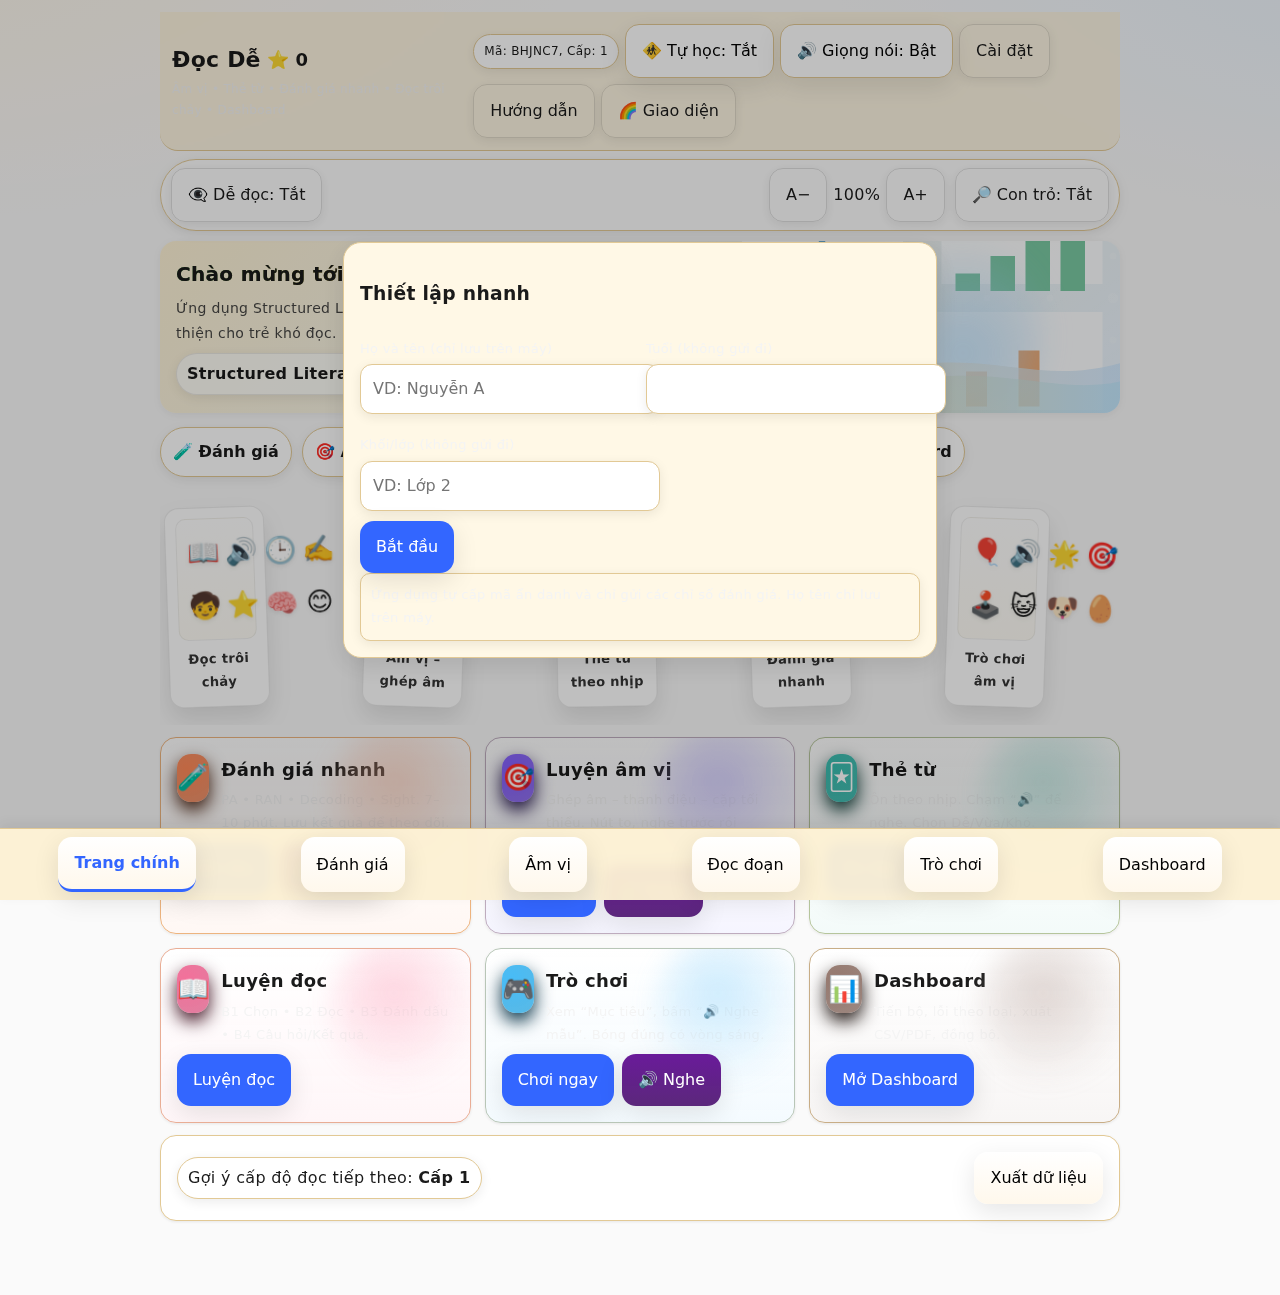
<file: index_ver_5.html>
<!DOCTYPE html>
<html lang="vi">
<head>
  <meta charset="utf-8" />
  <meta name="viewport" content="width=device-width, initial-scale=1, viewport-fit=cover" />
  <title>Đọc Dễ – Hỗ trợ trẻ rối loạn đọc</title>
  <meta name="description" content="Luyện âm vị, thẻ từ, đánh giá nhanh (screeners), đọc trôi chảy (WCPM), hiểu nội dung; TTS, ghi âm, Voice UI, dashboard, xuất CSV/PDF, đồng bộ Google Drive." />
  <link id="manifestLink" rel="manifest" href="manifest.webmanifest">
  <meta name="theme-color" content="#FFF3D6" />
  <link rel="icon" href="data:image/svg+xml;utf8,<svg xmlns='http://www.w3.org/2000/svg' viewBox='0 0 128 128'><rect width='128' height='128' fill='%23FFF3D6'/><text x='50%' y='58%' dominant-baseline='middle' text-anchor='middle' font-size='80' font-family='sans-serif' fill='%23111'>Đ</text></svg>">
  <link rel="stylesheet" href="styles.css" />
  <style>
    :root{
      --token-correct-bg:#E6FFE6;
      --token-correct-bd:#5bbb5b;
      --token-wrong-bg:#FFEAEA;
      --hero-radius:16px;
      --footer-h:62px;
    }
    /* Tăng khả năng đọc */
    .big-text{ line-height:1.7; letter-spacing:0.02em; word-spacing:0.06em; }
    body.dys .big-text{ letter-spacing:0.04em; word-spacing:0.12em; }
    /* Mục tiêu chạm tối thiểu */
    button, .ghost, .primary, .tts, .danger, .record, .tog { min-height:44px; min-width:44px; }
    .reading-line span{ padding:1px 2px; border-radius:4px; transition: background .2s, box-shadow .2s, outline .2s, border-bottom-color .2s; }
    .token{ padding:0 2px; border-radius:4px; }
    .token:focus{ outline:3px solid var(--primary, #3c7); outline-offset:2px; }
    .stepper .step{ min-width:44px; }
    .stat b[aria-live]{ display:inline-block; min-width:3ch; }
    .skip-link{ position:absolute; left:-9999px; top:0; }
    .skip-link:focus{ left:8px; top:8px; background:#000; color:#fff; padding:8px 12px; z-index:9999; border-radius:6px; }

    /* Giảm hiện tượng che nội dung bởi thanh đáy: chừa đệm phía dưới cho toàn app */
    .app{ padding-bottom: calc(var(--footer-h) + env(safe-area-inset-bottom, 0px)); }

    @media (prefers-reduced-motion: reduce){
      *{ transition:none !important; animation:none !important; scroll-behavior:auto !important; }
    }
    .grid-2 { display:grid; grid-template-columns: repeat(2, minmax(0,1fr)); gap:12px; }
    @media (max-width:700px){ .grid-2{ grid-template-columns: 1fr; } }
    .card.list { padding:10px; border-radius:8px; background:#fff; box-shadow:0 1px 3px rgba(0,0,0,.08); }
    .mini-grid-5 { display:grid; grid-template-columns: repeat(5, 1fr); gap:6px; }
    .mini-grid-5 .cell { border:1px solid #ddd; padding:6px; text-align:center; border-radius:4px; background:#fafafa; }

    /* HERO banners (minh họa SVG) */
    .hero {
      position: relative;
      border-radius: var(--hero-radius);
      overflow: hidden;
      min-height: 160px;
      margin: 10px 0 14px;
      background: linear-gradient(135deg, #FFF3D6, #E8F4FF);
      box-shadow: 0 2px 8px rgba(0,0,0,.06);
    }
    .hero .hero-content{
      position: relative;
      z-index: 2;
      padding: 16px 16px 18px 16px;
      max-width: 65%;
    }
    .hero .hero-title{
      font-size: 20px; font-weight: 700; color:#1a1a1a; margin:0 0 4px;
    }
    .hero .hero-sub{
      font-size: 14px; color:#333; opacity:.9; margin:0;
    }
    .hero .hero-art{
      position:absolute; inset:auto 0 0 auto; right:0; bottom:-4px;
      width: 52%; max-width: 420px; opacity:.95; pointer-events: none;
    }
    /* Biến thể nền theo màn */
    .hero.assess{ background: linear-gradient(135deg, #FDF2D7, #E8F6E8); }
    .hero.pa{ background: linear-gradient(135deg, #F2E8FF, #E7F1FF); }
    .hero.cards{ background: linear-gradient(135deg, #E5FBFF, #FFF7E8); }
    .hero.reading{ background: linear-gradient(135deg, #E9F7FF, #FFF0F5); }
    .hero.game{ background: linear-gradient(135deg, #FFF3D6, #E8FFE8); }
    .hero.dashboard{ background: linear-gradient(135deg, #E6F4FF, #F0FFF3); }
    .hero.export{ background: linear-gradient(135deg, #FFF2F0, #EEF7FF); }
    .hero.settings{ background: linear-gradient(135deg, #FFF8E1, #EEF9FF); }
    .hero.home{ background: linear-gradient(135deg, #FFF3D6, #E8F4FF); }

    /* Nhẹ nhàng tách phần còn lại */
    .section .hero + *{ margin-top: 4px; }
    .muted{ color:#666; font-size: 0.95em; }

    /* Hình/ảnh trong modal/hướng dẫn tự co giãn, không mất góc */
    .modal .dialog img,
    .help img,
    .help-illustration,
    .help-step img,
    .hero .hero-art img,
    .hero .hero-art svg {
      max-width: 100%;
      height: auto;
      display: block;
      object-fit: contain;
    }

    /* Bổ sung phong cách cho Hướng dẫn nhanh (modalHelp) */
    .help-steps { margin-top: 8px; }
    .help-step { display:flex; gap:10px; align-items:flex-start; background:#fff; border:1px solid #eee; border-radius:10px; padding:10px; }
    .help-icon { font-size:28px; line-height:1; }
    .help-body b { font-size:16px; }
    .help-actions { display:flex; gap:8px; flex-wrap:wrap; margin-top:6px; }
    .tone-pill { display:inline-block; padding:2px 8px; border-radius:999px; color:#fff; font-weight:700; font-size:12px; margin-right:4px; }
    .tone-ngang { background:#374151; }
    .tone-sac { background:#ef4444; }
    .tone-huyen { background:#3b82f6; }
    .tone-hoi { background:#f59e0b; }
    .tone-nga { background:#8b5cf6; }
    .tone-nang { background:#10b981; }

    /* Footerbar: gọn hơn, tự ẩn để không che nội dung */
    .footerbar{
      position: fixed;
      left: 0; right: 0; bottom: 0;
      display:flex; gap:8px; justify-content:space-around;
      background: rgba(255, 243, 214, .95);
      backdrop-filter: blur(6px);
      box-shadow: 0 -4px 12px rgba(0,0,0,.06);
      padding: 8px 10px calc(8px + env(safe-area-inset-bottom, 0px)) 10px;
      z-index: 1000;
      transition: transform .24s ease;
      touch-action: manipulation;
    }
    .footerbar.hidden{ transform: translateY(110%); pointer-events: none; }
    .footerbar button{ min-width: 56px; }

    @media (prefers-reduced-motion: reduce){
      .footerbar{ transition:none !important; }
    }
  </style>
  <script>
    (function fixManifestPath(){
      try{
        var link = document.getElementById('manifestLink');
        if (!link) return;
        var parts = location.pathname.split('/').filter(Boolean);
        var base = (location.hostname.endsWith('.github.io') && parts.length > 0) ? ('/' + parts[0] + '/') : '/';
        link.setAttribute('href', base + 'manifest.webmanifest');
      }catch(_){}
    })();
  </script>
</head>
<body>
<a href="#screen-reading" class="skip-link">Bỏ qua để tới Luyện đọc</a>

<div class="app">
  <header class="appbar">
    <div>
      <div class="title">Đọc Dễ <span class="stars" id="starCount">⭐ 0</span></div>
      <div class="subtitle">Âm vị • Thẻ từ • Đánh giá nhanh • Đọc trôi chảy • Dashboard</div>
    </div>
    <div class="toolbar">
      <span id="learnerBadge" class="badge">Chưa thiết lập</span>
      <button class="tog" id="btnChild" data-voice="Bật hoặc tắt chế độ tự học">🚸 Tự học: Tắt</button>
      <button class="tog" id="btnVoice" data-voice="Bật hoặc tắt giọng nói trợ giúp">🔊 Giọng nói: Bật</button>
      <button class="ghost setup-only" id="btnSettings" data-voice="Cài đặt">Cài đặt</button>
      <button class="ghost" id="btnHelp" data-voice="Hướng dẫn">Hướng dẫn</button>
      <button class="ghost" id="btnTheme" data-voice="Đổi giao diện">🌈 Giao diện</button>
    </div>
  </header>

  <!-- Thanh dễ đọc -->
  <section class="a11ybar">
    <button class="ghost" id="btnDys" data-voice="Bật tắt chế độ dễ đọc">👁‍🗨 Dễ đọc: Tắt</button>
    <div class="spacer"></div>
    <div class="zoom">
      <button class="ghost" id="btnFontDown" aria-label="Giảm cỡ chữ" data-voice="Giảm cỡ chữ">A−</button>
      <span id="fontPct">100%</span>
      <button class="ghost" id="btnFontUp" aria-label="Tăng cỡ chữ" data-voice="Tăng cỡ chữ">A+</button>
    </div>
    <button class="ghost" id="btnFocusLine" data-voice="Bật tắt con trỏ đọc theo dòng">🔎 Con trỏ: Tắt</button>
  </section>

  <!-- HOME -->
  <section id="screen-home" class="screen active">
    <div class="hero home">
      <div class="hero-content">
        <h3 class="hero-title hero-title-fancy">Chào mừng tới Đọc Dễ</h3>
        <p class="hero-sub">Ứng dụng Structured Literacy: luyện âm–chữ, đọc trôi chảy, hiểu nội dung – thân thiện cho trẻ khó đọc.</p>

        <div class="hero-badges">
          <span class="pill soft">Structured Literacy</span>
          <span class="pill soft">Voice UI</span>
          <span class="pill soft">TTS & Ghi âm</span>
          <span class="pill soft">Offline-first</span>
        </div>
      </div>

      <!-- Trang trí SVG: “wave” + bóng sách -->
      <svg class="hero-wave" viewBox="0 0 1000 280" preserveAspectRatio="none" aria-hidden="true">
        <defs>
          <linearGradient id="w1" x1="0" y1="0" x2="1" y2="0">
            <stop offset="0" stop-color="#FFE0A3" stop-opacity="0.7"/>
            <stop offset="1" stop-color="#C7E4FF" stop-opacity="0.7"/>
          </linearGradient>
          <linearGradient id="w2" x1="0" y1="0" x2="1" y2="0">
            <stop offset="0" stop-color="#FFD180" stop-opacity="0.55"/>
            <stop offset="1" stop-color="#B3E5FC" stop-opacity="0.55"/>
          </linearGradient>
        </defs>
        <path d="M0,180 C200,120 320,220 520,180 C720,140 820,220 1000,170 L1000,320 L0,320 Z" fill="url(#w1)"></path>
        <path d="M0,210 C160,170 300,250 520,210 C740,170 860,240 1000,210 L1000,320 L0,320 Z" fill="url(#w2)"></path>
      </svg>

      <div class="hero-art" id="art-home" aria-hidden="true"></div>
      <div class="hero-spark a"></div>
      <div class="hero-spark b"></div>
      <div class="hero-spark c"></div>
    </div>

    <!-- Quick actions -->
    <div class="home-quick">
      <button class="quick ghost" onclick="App.nav('assess'); AssessModule.init()" data-voice="Đánh giá nhanh">🧪 Đánh giá</button>
      <button class="quick ghost" onclick="App.nav('pa')" data-voice="Luyện âm vị">🎯 Âm vị</button>
      <button class="quick ghost" onclick="App.nav('cards')" data-voice="Thẻ từ">🃏 Thẻ từ</button>
      <button class="quick ghost" onclick="App.nav('reading')" data-voice="Luyện đọc">📖 Luyện đọc</button>
      <button class="quick ghost" onclick="App.nav('game')" data-voice="Trò chơi">🎮 Trò chơi</button>
      <button class="quick ghost" onclick="App.nav('dashboard'); DashboardExtra.render()" data-voice="Dashboard">📊 Dashboard</button>
    </div>

    <!-- Polaroid gallery: nhiều hình minh hoạ bằng emoji -->
    <div class="home-gallery" aria-label="Minh hoạ các hoạt động">
      <figure class="polaroid tilt-1">
        <div class="polaroid-img emoji-collage">
          <span>📖</span><span>🔊</span><span>🕒</span><span>✍️</span>
          <span>🧒</span><span>⭐</span><span>🧠</span><span>😊</span>
        </div>
        <figcaption>Đọc trôi chảy</figcaption>
      </figure>
      <figure class="polaroid tilt-2">
        <div class="polaroid-img emoji-collage">
          <span>🎯</span><span>🔤</span><span>👂</span><span>🗣️</span>
          <span>🎵</span><span>🧩</span><span>✨</span><span>👍</span>
        </div>
        <figcaption>Âm vị – ghép âm</figcaption>
      </figure>
      <figure class="polaroid tilt-3">
        <div class="polaroid-img emoji-collage">
          <span>🃏</span><span>🔁</span><span>🗓️</span><span>🏆</span>
          <span>💡</span><span>👂</span><span>🐢</span><span>📈</span>
        </div>
        <figcaption>Thẻ từ theo nhịp</figcaption>
      </figure>
      <figure class="polaroid tilt-1">
        <div class="polaroid-img emoji-collage">
          <span>🧪</span><span>📊</span><span>⏱️</span><span>🧮</span>
          <span>📝</span><span>🔍</span><span>✅</span><span>📁</span>
        </div>
        <figcaption>Đánh giá nhanh</figcaption>
      </figure>
      <figure class="polaroid tilt-2">
        <div class="polaroid-img emoji-collage">
          <span>🎈</span><span>🔊</span><span>🌟</span><span>🎯</span>
          <span>🕹️</span><span>😺</span><span>🐶</span><span>🥚</span>
        </div>
        <figcaption>Trò chơi âm vị</figcaption>
      </figure>
    </div>

    <!-- Các thẻ tính năng -->
    <div class="home-grid">
      <div class="card lift feature" data-variant="assess">
        <div class="f-head">
          <div class="f-icon">🧪</div>
          <div class="f-title">
            <h3>Đánh giá nhanh</h3>
            <div class="note">PA • RAN • Decoding • Sight. 7–10 phút. Lưu kết quả để theo dõi.</div>
          </div>
        </div>
        <div class="inline-buttons">
          <button class="primary" onclick="App.nav('assess'); AssessModule.init()" data-voice="Mở đánh giá nhanh">Bắt đầu</button>
          <button class="tts" onclick="App.speak('Đánh giá nhanh')" data-voice="Nghe hướng dẫn Đánh giá nhanh">🔊 Nghe</button>
        </div>
      </div>

      <div class="card lift feature" data-variant="pa">
        <div class="f-head">
          <div class="f-icon">🎯</div>
          <div class="f-title">
            <h3>Luyện âm vị</h3>
            <div class="note">Ghép âm – thanh điệu – cặp tối thiểu. Nút to, nghe trước rồi chọn.</div>
          </div>
        </div>
        <div class="inline-buttons">
          <button class="primary" onclick="App.nav('pa')" data-voice="Luyện âm vị. Bắt đầu">Bắt đầu</button>
          <button class="tts" onclick="App.speak('Luyện âm vị')" data-voice="Nghe hướng dẫn Luyện âm vị">🔊 Nghe</button>
        </div>
      </div>

      <div class="card lift feature" data-variant="cards">
        <div class="f-head">
          <div class="f-icon">🃏</div>
          <div class="f-title">
            <h3>Thẻ từ</h3>
            <div class="note">Ôn theo nhịp. Chạm “🔊” để nghe. Chọn Dễ/Vừa/Khó.</div>
          </div>
        </div>
        <div class="inline-buttons">
          <button class="primary" onclick="App.nav('cards')" data-voice="Thẻ từ. Ôn tập">Ôn tập</button>
        </div>
      </div>

      <div class="card lift feature" data-variant="reading">
        <div class="f-head">
          <div class="f-icon">📖</div>
          <div class="f-title">
            <h3>Luyện đọc</h3>
            <div class="note">B1 Chọn • B2 Đọc • B3 Đánh dấu • B4 Câu hỏi/Kết quả.</div>
          </div>
        </div>
        <div class="inline-buttons">
          <button class="primary" onclick="App.nav('reading')" data-voice="Đọc đoạn. Luyện đọc">Luyện đọc</button>
        </div>
      </div>

      <div class="card lift feature" data-variant="game">
        <div class="f-head">
          <div class="f-icon">🎮</div>
          <div class="f-title">
            <h3>Trò chơi</h3>
            <div class="note">Xem “Mục tiêu”, bấm “🔊 Nghe mẫu”. Bóng đúng có vòng sáng.</div>
          </div>
        </div>
        <div class="inline-buttons">
          <button class="primary" onclick="App.nav('game')" data-voice="Vào trò chơi">Chơi ngay</button>
          <button class="tts" onclick="App.speak('Trong trò chơi, tìm đúng theo mục tiêu hiển thị. Bấm Nghe mẫu để nghe. Bóng đúng sẽ có vòng sáng.')" data-voice="Nghe hướng dẫn trò chơi">🔊 Nghe</button>
        </div>
      </div>

      <div class="card lift feature" data-variant="dashboard">
        <div class="f-head">
          <div class="f-icon">📊</div>
          <div class="f-title">
            <h3>Dashboard</h3>
            <div class="note">Tiến bộ, lỗi theo loại, xuất CSV/PDF, đồng bộ.</div>
          </div>
        </div>
        <div class="inline-buttons">
          <button class="primary" onclick="App.nav('dashboard'); DashboardExtra.render()" data-voice="Mở bảng điều khiển">Mở Dashboard</button>
        </div>
      </div>
    </div>

    <div class="section lift">
      <div class="row">
        <div class="level-pill">Gợi ý cấp độ đọc tiếp theo: <b id="nextLevelHint">—</b></div>
        <div class="spacer"></div>
        <button onclick="App.nav('export')" data-voice="Xuất dữ liệu">Xuất dữ liệu</button>
      </div>
    </div>
  </section>

  <!-- PA -->
  <section id="screen-pa" class="screen">
    <div class="hero pa">
      <div class="hero-content">
        <h3 class="hero-title">Âm vị học</h3>
        <p class="hero-sub">Nhận thức âm vị, âm–chữ hai chiều, cặp tối thiểu.</p>
      </div>
      <div class="hero-art" id="art-pa"></div>
    </div>

    <div class="row">
      <button onclick="App.nav('home')" data-voice="Về trang chính">← Về trang chính</button>
      <div class="spacer"></div>
      <span class="badge">Âm vị học</span>
    </div>
    <div class="section lift" id="pa-container"></div>
    <div class="help">Mẹo: Bấm “🔊” để nghe; nút to – chọn một lần. Nhấn giữ 0.4s để nghe tên nút.</div>
  </section>

  <!-- Cards -->
  <section id="screen-cards" class="screen">
    <div class="hero cards">
      <div class="hero-content">
        <h3 class="hero-title">Thẻ từ</h3>
        <p class="hero-sub">Ôn theo nhịp – tập trung nhóm lỗi cá nhân.</p>
      </div>
      <div class="hero-art" id="art-cards"></div>
    </div>

    <div class="row">
      <button onclick="App.nav('home')" data-voice="Về trang chính">← Về trang chính</button>
      <div class="spacer"></div>
      <span class="badge">Thẻ từ</span>
    </div>

    <div class="section lift">
      <div class="row" style="gap:12px;">
        <label for="selCardTag" style="margin:0;">Chủ đề/nhóm lỗi:</label>
        <select id="selCardTag" onchange="App.cards.setTag(this.value)" aria-label="Chọn nhóm thẻ"></select>
        <div class="spacer"></div>
        <button class="ghost" onclick="App.cards.reconcile()" data-voice="Cập nhật thẻ mới theo dữ liệu">Cập nhật thẻ mới</button>
        <span class="badge" id="cardStats">—</span>
      </div>
    </div>

    <div class="section lift" id="cards-container"></div>
    <div class="help">Chạm “🔊” để nghe rồi bấm Dễ/Vừa/Khó. Ứng dụng sẽ tự hẹn ngày ôn.</div>
  </section>

  <!-- Assess (Đánh giá nhanh) -->
  <section id="screen-assess" class="screen">
    <div class="hero assess">
      <div class="hero-content">
        <h3 class="hero-title">Đánh giá nhanh</h3>
        <p class="hero-sub">PA • RAN • Decoding • Sight — 7–10 phút. Evaluation ≠ Diagnosis (IDA).</p>
      </div>
      <div class="hero-art" id="art-assess"></div>
    </div>

    <div class="row">
      <button onclick="App.nav('home')" data-voice="Về trang chính">← Về trang chính</button>
      <div class="spacer"></div>
      <span class="badge">Đánh giá nhanh (7–10 phút)</span>
    </div>

    <div class="grid-2">
      <div class="section lift">
        <h3>PA – Nhận thức âm vị (cùng vần)</h3>
        <div class="card list" id="paItems"></div>
        <div class="row" style="margin-top:8px;">
          <span class="stat">Điểm: <b id="paScore">0/0</b></span>
          <div class="spacer"></div>
          <button class="ghost" onclick="AssessModule.resetPA()">Làm lại</button>
        </div>
        <div class="muted" style="margin-top:6px;">Chọn đáp án có vần giống từ gợi ý.</div>
      </div>

      <div class="section lift">
        <h3>RAN – Gọi nhanh số (50 mục)</h3>
        <div class="mini-grid-5" id="ranGrid"></div>
        <div class="row" style="margin-top:8px;">
          <button class="primary" id="btnRanStart" onclick="AssessModule.startRAN()">Bắt đầu</button>
          <button class="ghost" id="btnRanStop" onclick="AssessModule.stopRAN()" disabled>Xong</button>
          <div class="spacer"></div>
          <span class="stat">⏱️ <b id="ranTime">—</b>s</span>
          <button class="ghost" onclick="AssessModule.shuffleRAN()">Đổi lưới</button>
        </div>
        <div class="muted" style="margin-top:6px;">Trẻ đọc to lần lượt từ trái sang phải, trên xuống.</div>
      </div>

      <div class="section lift">
        <h3>Decoding – Giả từ</h3>
        <div class="card list" id="decList"></div>
        <div class="row" style="margin-top:8px;">
          <span class="stat">Điểm: <b id="decScore">0/0</b></span>
          <div class="spacer"></div>
          <button class="ghost" onclick="AssessModule.resetDEC()">Làm lại</button>
        </div>
        <div class="muted" style="margin-top:6px;">Người đo đọc giả từ; nếu trẻ đọc đúng, tích “Đúng”.</div>
      </div>

      <div class="section lift">
        <h3>Sight Words – Từ chức năng</h3>
        <div class="card list" id="sightList"></div>
        <div class="row" style="margin-top:8px;">
          <span class="stat">Điểm: <b id="sightScore">0/0</b></span>
          <div class="spacer"></div>
          <button class="ghost" onclick="AssessModule.resetSIGHT()">Làm lại</button>
        </div>
        <div class="muted" style="margin-top:6px;">Nếu trẻ nêu ngay (≤2s) nghĩa/đọc đúng → tích “Biết ngay”.</div>
      </div>
    </div>

    <div class="section lift">
      <h3>Tổng hợp & Lưu</h3>
      <div class="row" style="gap:8px;">
        <span class="stat">PA: <b id="sumPA">—</b></span>
        <span class="stat">RAN: <b id="sumRAN">—</b> s</span>
        <span class="stat">Decoding: <b id="sumDEC">—</b></span>
        <span class="stat">Sight: <b id="sumSIGHT">—</b></span>
        <div class="spacer"></div>
        <button class="primary" onclick="AssessModule.save()">Ghi vào nhật ký</button>
      </div>
      <div class="help">Đây là “đánh giá nhanh” nội bộ, không phải chẩn đoán y khoa (IDA).</div>
    </div>
  </section>

  <!-- Reading -->
  <section id="screen-reading" class="screen">
    <div class="hero reading">
      <div class="hero-content">
        <h3 class="hero-title">Luyện đọc 4 bước</h3>
        <p class="hero-sub">B1 Chọn • B2 Đọc • B3 Đánh dấu • B4 Câu hỏi — kèm hỗ trợ Spotlight/Pacer/Echo.</p>
      </div>
      <div class="hero-art" id="art-reading"></div>
    </div>

    <div class="row">
      <button onclick="App.nav('home')" data-voice="Về trang chính">← Về trang chính</button>
      <div class="spacer"></div>
      <span class="badge">Luyện đọc (4 bước)</span>
    </div>

    <div class="section lift">
      <div class="stepper" id="readSteps" role="tablist" aria-label="Các bước luyện đọc">
        <div class="step active" data-step="1"><span>1</span> Chọn</div>
        <div class="step" data-step="2"><span>2</span> Đọc</div>
        <div class="step" data-step="3"><span>3</span> Đánh dấu</div>
        <div class="step" data-step="4"><span>4</span> Câu hỏi</div>
      </div>
    </div>

    <div class="section lift" id="readStep1">
      <div class="row" style="gap:12px;">
        <label for="selLevel" style="margin:0;">Cấp độ:</label>
        <select id="selLevel" onchange="App.reading.chooseLevel(this.value)" aria-label="Chọn cấp độ"></select>

        <label for="selPassage" style="margin:0;">Bài:</label>
        <select id="selPassage" onchange="App.reading.choosePassage(this.value)" aria-label="Chọn bài đọc"></select>
        <button class="ghost" onclick="App.reading.randomPassage()" data-voice="Chọn bài ngẫu nhiên">🔀 Ngẫu nhiên</button>

        <div class="spacer"></div>
        <div class="slider" data-voice="Điều chỉnh tốc độ giọng đọc">
          <span>🔊 Tốc độ</span>
          <input id="rateSlider" type="range" min="0.6" max="1.4" step="0.05" value="0.9"
                 oninput="App.updateRateFromSlider(this.value)" />
          <span id="rateVal">0.90x</span>
        </div>
      </div>
      <div class="row" style="margin-top:10px;">
        <button class="primary" onclick="App.reading.goStep(2)" data-voice="Sang bước đọc">Tiếp tục</button>
      </div>
    </div>

    <div class="section lift" id="readStep2" style="display:none;">
      <div class="row">
        <button class="ghost" onclick="App.reading.goStep(1)" data-voice="Quay lại bước chọn">← Quay lại</button>
        <div class="spacer"></div>
        <button class="primary" id="btnStartRead" onclick="App.reading.start()" data-voice="Bắt đầu đọc và tính giờ">Bắt đầu</button>
        <button id="btnStopRead" class="danger" onclick="App.reading.stop()" disabled data-voice="Kết thúc bài đọc">Kết thúc</button>
        <button class="tts" onclick="App.reading.speakPassage()" data-voice="Nghe toàn bộ đoạn">🔊 Nghe đoạn</button>
        <button class="record" id="btnRec" onclick="App.reading.toggleRec()" data-voice="Ghi âm giọng đọc hoặc nghe lại">Ghi âm</button>
      </div>
      <div class="row" style="gap:10px; margin-top:6px;">
        <span class="stat">⏱️ <span id="timer" role="timer" aria-live="off">00:00</span></span>
        <span class="stat">WCPM: <b id="statWCPM" aria-live="polite">—</b></span>
        <span class="stat">% đúng: <b id="statAcc" aria-live="polite">—</b></span>
      </div>
      <div id="passageText" class="big-text reading-plain" aria-label="Đoạn văn để đọc" style="margin-top:8px;"></div>

      <div class="row" style="margin-top:10px;">
        <button class="ghost" onclick="App.reading.goStep(1)" data-voice="Quay lại bước chọn">← Quay lại</button>
        <div class="spacer"></div>
        <button class="primary" onclick="App.reading.goStep(3)" data-voice="Sang bước đánh dấu lỗi">Sang bước 3</button>
      </div>
    </div>

    <div class="section lift" id="readStep3" style="display:none;">
      <div class="row">
        <button class="ghost" onclick="App.reading.goStep(2)" data-voice="Quay lại bước đọc">← Quay lại</button>
        <div class="spacer"></div>
        <button class="hint" onclick="App.reading.markMode('error')" id="btnErr" data-voice="Chế độ đánh dấu lỗi">Đánh dấu lỗi</button>
        <button class="ghost" onclick="App.reading.markMode('normal')" id="btnNorm" data-voice="Chế độ bình thường">Chế độ bình thường</button>
        <button class="ghost" onclick="App.reading.clearMarks()" data-voice="Xóa các dấu lỗi">🧹 Xóa dấu</button>
        <button class="primary" onclick="App.reading.goStep(4)" data-voice="Sang câu hỏi hiểu nội dung">Sang bước 4</button>
      </div>
      <div id="passageView" class="big-text" style="margin-top:10px;"></div>
      <div class="help">Chạm vào từ sai để đánh dấu; nhấn giữ để chọn loại lỗi.</div>
    </div>

    <div id="readStep4" class="section lift" style="display:none;">
      <h3>Câu hỏi hiểu nội dung</h3>
      <div id="questions"></div>
      <div class="row" style="margin-top:8px;">
        <button class="ghost" onclick="App.reading.goStep(3)" data-voice="Quay lại bước đánh dấu">← Quay lại</button>
        <div class="spacer"></div>
        <button class="primary" onclick="App.reading.finishComp()" data-voice="Xem kết quả">Xem kết quả</button>
      </div>
    </div>
  </section>

  <!-- GAME -->
  <section id="screen-game" class="screen">
    <div class="hero game">
      <div class="hero-content">
        <h3 class="hero-title">Trò chơi âm vị</h3>
        <p class="hero-sub">Tập trung mục tiêu: thanh điệu, nhóm lỗi, bóng có vòng sáng chỉ dẫn.</p>
      </div>
      <div class="hero-art" id="art-game"></div>
    </div>

    <div class="row">
      <button onclick="App.nav('home')" data-voice="Về trang chính">← Về trang chính</button>
      <div class="spacer"></div>
      <span class="badge">Trò chơi: Bóng bay âm vị</span>
    </div>

    <div class="section lift">
      <div class="row" style="gap:10px; align-items:center;">
        <div class="targetbox" id="gameTargetBox">
          <div><b>Mục tiêu:</b> <span id="gameTargetText">—</span></div>
          <div class="inline-buttons" style="margin-top:6px;">
            <button class="tts" id="btnGameSample" data-voice="Nghe mẫu mục tiêu">🔊 Nghe mẫu</button>
            <button class="ghost" id="btnGameExplain" data-voice="Giải thích mục tiêu">❓ Giải thích</button>
          </div>
        </div>

        <div class="spacer"></div>

        <div class="row" style="gap:8px;">
          <label style="margin:0;">Chế độ:</label>
          <select id="selGameMode" aria-label="Chọn chế độ">
            <option value="tone">Theo thanh điệu</option>
            <option value="tag">Theo nhóm lỗi</option>
          </select>

          <span id="paneTone" class="row" style="gap:6px;">
            <label style="margin:0;">Thanh:</label>
            <select id="selGameTone" aria-label="Chọn thanh">
              <option value="ngang">ngang</option>
              <option value="sắc">sắc</option>
              <option value="huyền">huyền</option>
              <option value="hỏi">hỏi</option>
              <option value="ngã">ngã</option>
              <option value="nặng">nặng</option>
            </select>
          </span>

          <span id="paneTag" class="row" style="gap:6px; display:none;">
            <label style="margin:0;">Nhóm:</label>
            <select id="selGameTag" aria-label="Chọn nhóm"></select>
          </span>
        </div>

        <div class="spacer"></div>

        <div class="row" style="gap:8px; align-items:center;">
          <span class="stat">🏆 Điểm: <b id="gScore">0</b></span>
          <span class="stat">⏱️ <b id="gTime">60</b>s</span>
          <span class="stat">❤️ <b id="gLives">3</b></span>
          <button class="primary" id="btnGameStart" data-voice="Bắt đầu chơi">Bắt đầu</button>
          <button class="ghost" id="btnGameStop" disabled>Dừng</button>
          <button class="ghost" id="btnGameTrain" data-voice="Bật chế độ tập thử">👟 Tập thử</button>
        </div>
      </div>
    </div>

    <div class="section lift">
      <canvas id="gameCanvas" width="900" height="420" aria-label="Sân chơi bóng bay"></canvas>
      <div class="help">Mẹo: Bóng đúng có <b>vòng sáng</b> quanh bóng. Bấm để nghe từ rồi chọn.</div>
    </div>
  </section>

  <!-- Dashboard -->
  <section id="screen-dashboard" class="screen">
    <div class="hero dashboard">
      <div class="hero-content">
        <h3 class="hero-title">Dashboard</h3>
        <p class="hero-sub">Theo dõi WCPM, % đúng, lỗi, thời lượng; kèm PA, RAN, Decoding, Sight.</p>
      </div>
      <div class="hero-art" id="art-dashboard"></div>
    </div>

    <div class="row">
      <button onclick="App.nav('home')" data-voice="Về trang chính">← Về trang chính</button>
      <div class="spacer"></div>
      <span class="badge">Dashboard</span>
    </div>

    <div class="grid-2">
      <div class="section lift">
        <h3>WCPM theo thời gian</h3>
        <canvas id="chartWCPM" width="600" height="260"></canvas>
      </div>
      <div class="section lift">
        <h3>% chính xác theo thời gian</h3>
        <canvas id="chartACC" width="600" height="260"></canvas>
      </div>
      <div class="section lift">
        <h3>Tổng lỗi theo loại</h3>
        <canvas id="chartERR" width="600" height="260"></canvas>
      </div>
      <div class="section lift">
        <h3>Thời lượng luyện tập</h3>
        <canvas id="chartDUR" width="600" height="260"></canvas>
      </div>

      <div class="section lift">
        <h3>PA (tỉ lệ đúng)</h3>
        <canvas id="chartPA" width="600" height="260"></canvas>
      </div>
      <div class="section lift">
        <h3>RAN (giây / 50 mục)</h3>
        <canvas id="chartRAN" width="600" height="260"></canvas>
      </div>
      <div class="section lift">
        <h3>Decoding (tỉ lệ đúng)</h3>
        <canvas id="chartDEC" width="600" height="260"></canvas>
      </div>
      <div class="section lift">
        <h3>Sight Words (tỉ lệ đúng)</h3>
        <canvas id="chartSIGHT" width="600" height="260"></canvas>
      </div>
    </div>

    <div class="section lift">
      <div class="row">
        <button onclick="App.exportCSV()" data-voice="Tải tệp CSV">Tải CSV</button>
        <button class="ghost" onclick="App.copyCSV()" data-voice="Sao chép CSV">Sao chép CSV</button>
        <div class="spacer"></div>
        <button class="danger" onclick="App.resetConfirm()" data-voice="Xóa dữ liệu trên thiết bị này">Xóa dữ liệu (thiết bị này)</button>
      </div>
      <div class="help">CSV chỉ chứa mã ẩn danh cùng các chỉ số đánh giá.</div>
    </div>

    <div class="section lift">
      <h3>Đồng bộ Google Drive</h3>
      <div class="row">
        <div class="spacer"></div>
        <span class="badge" id="syncStatus">Trạng thái: chưa cấu hình</span>
      </div>
      <div class="inline-buttons" style="margin-top:10px;">
        <button onclick="Sync.flush()" data-voice="Đồng bộ dữ liệu ngay">Đồng bộ ngay</button>
        <button class="ghost" onclick="App.testSync()" data-voice="Kiểm tra kết nối đồng bộ">Kiểm tra kết nối</button>
        <button class="ghost" onclick="App.showSyncHelp()" data-voice="Hướng dẫn thiết lập đồng bộ">Hướng dẫn thiết lập</button>
      </div>
      <div class="help">Ứng dụng gửi chỉ số đọc và đánh giá nhanh tới Apps Script của bạn.</div>
    </div>
  </section>

  <!-- Export -->
  <section id="screen-export" class="screen">
    <div class="hero export">
      <div class="hero-content">
        <h3 class="hero-title">Xuất dữ liệu</h3>
        <p class="hero-sub">CSV nhanh; Evaluation Summary (PDF/CSV) để trao đổi với giáo viên/SLP.</p>
      </div>
      <div class="hero-art" id="art-export"></div>
    </div>

    <div class="row">
      <button onclick="App.nav('home')" data-voice="Về trang chính">← Về trang chính</button>
      <div class="spacer"></div>
      <span class="badge">Xuất dữ liệu</span>
    </div>
    <div class="section lift">
      <div class="row">
        <button onclick="App.exportCSV()" data-voice="Tải tệp CSV">Tải CSV</button>
        <button class="ghost" onclick="App.copyCSV()" data-voice="Sao chép CSV">Sao chép CSV</button>
        <div class="spacer"></div>
        <button class="primary" onclick="Report.exportPDF()" data-voice="Xuất bản tóm tắt đánh giá dạng PDF">Evaluation Summary (PDF)</button>
        <button class="ghost" onclick="Report.exportCSV()" data-voice="Xuất bản tóm tắt đánh giá dạng CSV">Evaluation Summary (CSV)</button>
      </div>
      <div class="help">Theo IDA: Evaluation ≠ Diagnosis — tóm tắt học thuật nội bộ, không phải chẩn đoán y khoa.</div>
    </div>
  </section>

  <!-- Settings -->
  <section id="screen-settings" class="screen">
    <div class="hero settings">
      <div class="hero-content">
        <h3 class="hero-title">Cài đặt</h3>
        <p class="hero-sub">Hồ sơ ẩn danh, font, tốc độ TTS, cấp độ khởi đầu…</p>
      </div>
      <div class="hero-art" id="art-settings"></div>
    </div>

    <div class="row">
      <button onclick="App.nav('home')" data-voice="Về trang chính">← Về trang chính</button>
      <div class="spacer"></div>
      <span class="badge">Cài đặt</span>
    </div>

    <div class="section lift">
      <h3>Thông tin học viên & ứng dụng</h3>
      <div class="grid-2">
        <div>
          <label>Họ và tên (chỉ lưu trên máy, không gửi đi)</label>
          <input type="text" id="inpName" placeholder="VD: Nguyễn A (tùy chọn)"/>
        </div>
        <div>
          <label>Mã hệ thống (tự cấp – ẩn danh)</label>
          <input type="text" id="dispSysId" disabled />
        </div>
        <div>
          <label>Tuổi (không gửi đi)</label>
          <input type="number" id="inpAge" min="5" max="15" />
        </div>
        <div>
          <label>Khối/lớp (không gửi đi)</label>
          <input type="text" id="inpGrade" placeholder="VD: Lớp 2" />
        </div>
        <div>
          <label>Phông chữ</label>
          <select id="selFont">
            <option>Lexend</option>
            <option>OpenDyslexic</option>
            <option selected>System Sans</option>
          </select>
        </div>
        <div>
          <label>Tốc độ TTS (0.6–1.4)</label>
          <input type="number" id="inpRate" value="0.9" step="0.05" min="0.6" max="1.4" />
        </div>
        <div>
          <label>Cấp độ đọc ban đầu</label>
          <select id="selStartLevel"></select>
        </div>
      </div>
      <div class="row" style="margin-top:10px;">
        <button class="primary" onclick="App.saveSettings()" data-voice="Lưu cài đặt">Lưu</button>
      </div>
      <div class="help">Ứng dụng chỉ gửi các chỉ số đánh giá; Họ tên/tuổi/lớp chỉ lưu cục bộ để hiển thị.</div>
    </div>

    <div class="section lift">
      <h3>Đồng bộ Google Drive</h3>
      <div class="grid-2">
        <div>
          <label>Đồng bộ (Apps Script URL)</label>
          <input type="url" id="inpSyncUrl" placeholder="https://script.google.com/macros/s/XXX/exec" />
        </div>
        <div>
          <label>Mật mã bí mật (SECRET)</label>
          <input type="text" id="inpSyncSecret" placeholder="docde-secret-2025" />
        </div>
      </div>
      <div class="row" style="margin-top:10px;">
        <button onclick="App.saveSync()" data-voice="Lưu cài đặt đồng bộ">Lưu đồng bộ</button>
        <button class="ghost" onclick="App.testSync()" data-voice="Kiểm tra kết nối đồng bộ">Kiểm tra kết nối</button>
      </div>
      <div class="help">Dán URL Web App từ Google Apps Script. SECRET phải trùng trong Script.</div>
    </div>
  </section>

  <!-- Help -->
  <div id="modalHelp" class="modal" role="dialog" aria-modal="true" aria-labelledby="helpTitle">
    <div class="dialog">
      <h3 id="helpTitle">Hướng dẫn nhanh (dễ hiểu)</h3>
      <p class="muted">Mỗi ngày 3 bước ngắn – đều – đúng nhóm lỗi. Dùng emoji và màu thanh để “nghe–nhìn–nhấn”.</p>

      <div class="grid-2 help-steps" aria-label="Bước sử dụng chính">
        <!-- Bước 1: PA -->
        <div class="help-step">
          <div class="help-icon" aria-hidden="true">🎯</div>
          <div class="help-body">
            <b>1) Âm vị (PA)</b>
            <ul>
              <li>Nghe mẫu <b>🔊</b> hoặc <b>🐢</b> (nghe chậm), rồi ghép đúng <i>onset–vần</i> hoặc chọn đúng thanh.</li>
              <li>Làm quen 6 thanh:
                <span class="tone-pill tone-ngang">ngang</span>
                <span class="tone-pill tone-sac">sắc</span>
                <span class="tone-pill tone-huyen">huyền</span>
                <span class="tone-pill tone-hoi">hỏi</span>
                <span class="tone-pill tone-nga">ngã</span>
                <span class="tone-pill tone-nang">nặng</span>
              </li>
              <li>Thời lượng gợi ý: 5–7 phút, 6–8 mục tiêu.</li>
            </ul>
            <div class="help-actions">
              <button class="primary" onclick="App.nav('pa')">Mở Âm vị</button>
              <button class="tts" onclick="App.speak('Vào luyện âm vị. Nghe mẫu rồi ghép đúng.')">🔊 Nghe</button>
            </div>
          </div>
        </div>

        <!-- Bước 2: Cards -->
        <div class="help-step">
          <div class="help-icon" aria-hidden="true">🃏</div>
          <div class="help-body">
            <b>2) Thẻ từ (Cards)</b>
            <ul>
              <li>Ôn <b>4–7 phút</b>. Ưu tiên thẻ <i>đến hạn</i> theo bộ lọc tag (ví dụ: <b>s/x</b>, <b>ch/tr</b>, <b>tone</b>…).</li>
              <li>Mỗi thẻ: bấm <b>🔊</b> (0.9×) hoặc <b>🐢</b> (0.6–0.75×) → <b>Dễ/Vừa/Khó</b> để hệ thống hẹn ngày ôn.</li>
              <li>Emoji bên phải giúp gắn nghĩa tức thì (ví dụ: <span aria-hidden="true">🐟</span> cho “cá”).</li>
            </ul>
            <div class="help-actions">
              <button class="primary" onclick="App.nav('cards')">Mở Thẻ từ</button>
              <button class="ghost" onclick="App.nav('cards'); setTimeout(()=>document.getElementById('selCardTag')?.focus(), 200)">Chọn nhóm lỗi</button>
            </div>
          </div>
        </div>

        <!-- Bước 3: Reading -->
        <div class="help-step">
          <div class="help-icon" aria-hidden="true">📖</div>
          <div class="help-body">
            <b>3) Luyện đọc (4 bước)</b>
            <ul>
              <li><b>B1</b> Chọn cấp/bài • <b>B2</b> Bắt đầu/Kết thúc • <b>B3</b> Đánh dấu lỗi • <b>B4</b> Câu hỏi/Kết quả.</li>
              <li>Theo dõi WCPM và % đúng; dùng <b>🔊</b> để nghe mẫu đoạn nếu cần.</li>
              <li>Gợi ý: bật “🔎 Con trỏ” để tập trung theo dòng.</li>
            </ul>
            <div class="help-actions">
              <button class="primary" onclick="App.nav('reading')">Mở Luyện đọc</button>
              <button class="ghost" onclick="App.nav('reading'); setTimeout(()=>document.getElementById('selLevel')?.focus(), 200)">Chọn cấp độ</button>
            </div>
          </div>
        </div>

        <!-- Đánh giá & Trò chơi -->
        <div class="help-step">
          <div class="help-icon" aria-hidden="true">🧪</div>
          <div class="help-body">
            <b>Đánh giá nhanh & Trò chơi</b>
            <ul>
              <li><b>Đánh giá nhanh</b> (7–10 phút): PA • RAN • Decoding • Sight. Ghi vào nhật ký để theo dõi.</li>
              <li><b>Trò chơi âm vị</b>: xem “Mục tiêu”, bấm <b>🔊 Nghe mẫu</b>. Bóng đúng có <b>vòng sáng</b>.</li>
            </ul>
            <div class="help-actions">
              <button class="ghost" onclick="App.nav('assess'); AssessModule.init()">Mở Đánh giá</button>
              <button class="ghost" onclick="App.nav('game')">Mở Trò chơi</button>
            </div>
          </div>
        </div>
      </div>

      <div class="help" style="margin-top:10px;">
        <b>Mẹo sư phạm:</b>
        <ul>
          <li><b>Ngắn – đều – đúng nhóm lỗi</b>: dùng Bộ lọc tag trong Thẻ từ để tập trung “s/x”, “ch/tr”, “tone”…</li>
          <li><b>Trẻ nhỏ</b>: bật 🚸 Tự học → thẻ tự phát âm khi hiện; giữ 0.4s lên nút để nghe tên nút.</li>
          <li><b>Hỏi/ngã khó</b>: ưu tiên nghe <b>🐢</b> và nhìn màu dấu. Nếu vẫn khó, chuyển sang <i>cặp tối thiểu</i> ở PA.</li>
        </ul>
      </div>

      <div class="row" style="margin-top:8px;">
        <button class="primary" onclick="App.nav('pa')">🎯 Vào Âm vị</button>
        <button class="ghost" onclick="App.nav('cards')">🃏 Vào Thẻ từ</button>
        <button class="ghost" onclick="App.nav('reading')">📖 Vào Luyện đọc</button>
        <div class="spacer"></div>
        <button onclick="document.getElementById('modalHelp').classList.remove('active')" data-voice="Đóng hướng dẫn">Đã hiểu</button>
      </div>
    </div>
  </div>

  <!-- Onboarding -->
  <div id="modalOnboard" class="modal" role="dialog" aria-modal="true" aria-labelledby="obTitle">
    <div class="dialog">
      <h3 id="obTitle">Thiết lập nhanh</h3>
      <div class="grid-2">
        <div>
          <label>Họ và tên (chỉ lưu trên máy)</label>
          <input type="text" id="obName" placeholder="VD: Nguyễn A"/>
        </div>
        <div>
          <label>Tuổi (không gửi đi)</label>
          <input type="number" id="obAge" min="5" max="15"/>
        </div>
        <div>
          <label>Khối/lớp (không gửi đi)</label>
          <input type="text" id="obGrade" placeholder="VD: Lớp 2"/>
        </div>
      </div>
      <div class="row" style="margin-top:10px;">
        <button class="primary" onclick="App.finishOnboard()" data-voice="Bắt đầu sử dụng">Bắt đầu</button>
      </div>
      <div class="help">Ứng dụng tự cấp mã ẩn danh và chỉ gửi các chỉ số đánh giá. Họ tên chỉ lưu trên máy.</div>
    </div>
  </div>

  <!-- Menu lỗi đánh dấu -->
  <div id="errorMenu" class="modal" style="background: transparent;" role="dialog" aria-modal="true" aria-labelledby="errTitle">
    <div class="dialog" style="max-width:380px;">
      <h3 id="errTitle">Chọn loại lỗi</h3>
      <div class="row" style="flex-wrap: wrap;">
        <button onclick="App.reading.setErrType('tone')" data-voice="Sai thanh điệu">Sai thanh điệu</button>
        <button onclick="App.reading.setErrType('sx')" data-voice="Nhầm s và x">Nhầm s x</button>
        <button onclick="App.reading.setErrType('chtr')" data-voice="Nhầm ch và tr">Nhầm ch tr</button>
        <button onclick="App.reading.setErrType('omission')" data-voice="Bỏ âm hoặc bỏ từ">Bỏ âm</button>
        <button onclick="App.reading.setErrType('insertion')" data-voice="Thêm âm hoặc thêm từ">Thêm âm</button>
        <button onclick="App.reading.setErrType('other')" data-voice="Lỗi khác">Khác</button>
      </div>
      <div class="row" style="margin-top:8px;">
        <div class="spacer"></div>
        <button class="ghost" onclick="document.getElementById('errorMenu').classList.remove('active')" data-voice="Đóng bảng chọn lỗi">Đóng</button>
      </div>
    </div>
  </div>

  <!-- Khóa/thoát Child Mode -->
  <div class="lockbar" id="lockbar" style="display:none;">
    <span>🚸 Tự học đang bật</span>
    <button class="ghost" id="btnUnlock" data-voice="Giữ 3 giây để thoát tự học">Giữ 3s để thoát</button>
  </div>

</div>

<div id="fxLayer" class="fx-layer" aria-hidden="true"></div>

<div class="footerbar" id="footerbar">
  <button onclick="App.nav('home')" data-voice="Trang chính" aria-current="page">Trang chính</button>
  <button onclick="App.nav('assess'); AssessModule.init()" data-voice="Đánh giá nhanh">Đánh giá</button>
  <button onclick="App.nav('pa')" data-voice="Âm vị">Âm vị</button>
  <button onclick="App.nav('reading')" data-voice="Đọc đoạn">Đọc đoạn</button>
  <button onclick="App.nav('game')" data-voice="Trò chơi">Trò chơi</button>
  <button onclick="App.nav('dashboard'); DashboardExtra.render()" data-voice="Bảng điều khiển">Dashboard</button>
</div>

<!-- Scripts -->
<script src="./app/data.js" defer></script>
<script src="./app/store.js" defer></script>
<script src="./app/tts.js" defer></script>
<script src="./app/voiceui.js" defer></script>
<script src="./app/recorder.js" defer></script>
<script src="./app/coach.js" defer></script>
<script src="./app/utils.js" defer></script>
<script src="./app/charts.js" defer></script>
<script src="./app/adaptive.js" defer></script>
<script src="./app/sr.js" defer></script>
<script src="./app/sync.js" defer></script>

<script src="./app/modules/pa.js" defer></script>
<script src="./app/modules/cards.js" defer></script>
<script src="./app/modules/reading.js" defer></script>
<script src="./app/modules/dashboard.js" defer></script>
<script src="./app/modules/game.js" defer></script>

<script src="./app/modules/assess.js" defer></script>
<script src="./app/modules/dashboard_extra.js" defer></script>
<script src="./app/modules/report.js" defer></script>
<script src="./app/modules/illustrations.js" defer></script>
<script src="./app/effects.js" defer></script>
<script src="./app/a11y.js" defer></script>
<script src="./app/app.js" defer></script>

<!-- Vá: Chống lặp giọng nói + Tự ẩn thanh đáy để không che nội dung -->
<script>
  // Chờ toàn bộ script defer tải xong
  window.addEventListener('load', function(){
    // 1) Chỉ nói 1 lần cho mỗi nội dung (chặn lặp click/touch/focus trong ~1.2s)
    (function speakOnce(){
      const last = { t: 0, txt: '' };
      const windowRate = 1200; // ms
      function isDup(text){
        const now = Date.now();
        if (text && text === last.txt && (now - last.t) < windowRate) return true;
        last.txt = text || ''; last.t = now; return false;
      }
      // Patch VoiceUI.say
      if (window.VoiceUI){
        const origSay = window.VoiceUI.say ? window.VoiceUI.say.bind(window.VoiceUI) : null;
        window.VoiceUI.say = function(text){
          if (!text || isDup(text)) return;
          try{ origSay ? origSay(text) : (window.TTS && TTS.speak && TTS.speak(text)); }catch(_){}
        };
      }
      // Patch App.speak
      if (window.App){
        const origAppSpeak = window.App.speak ? window.App.speak.bind(window.App) : null;
        window.App.speak = function(text, rate){
          if (!text || isDup(text)) return;
          try{ origAppSpeak ? origAppSpeak(text, rate) : (window.TTS && TTS.speak && TTS.speak(text, rate)); }catch(_){}
        };
      }
      // Chặn lặp do nhiều sự kiện trên phần tử data-voice (touchstart + click)
      document.addEventListener('click', function(e){
        const el = e.target.closest('[data-voice]'); if (!el) return;
        const msg = el.getAttribute('data-voice'); if (!msg || isDup(msg)) e.stopPropagation();
      }, true);
    })();

    // 2) Tự ẩn thanh đáy (footerbar) để không che ứng dụng, hiện lại khi chạm cạnh dưới
    (function autoHideFooter(){
      const bar = document.getElementById('footerbar'); if (!bar) return;
      let hideTimer = null;
      function hide(){ bar.classList.add('hidden'); }
      function show(){
        bar.classList.remove('hidden');
        clearTimeout(hideTimer);
        hideTimer = setTimeout(hide, 2500);
      }
      // Ẩn sau khi vào app 1.5s
      setTimeout(hide, 1500);
      // Hiện khi người dùng chạm gần mép dưới màn hình
      function nearBottom(y){ return (window.innerHeight - y) < 80; }
      window.addEventListener('touchstart', (e)=>{ const y=e.touches[0]?.clientY||0; if (nearBottom(y)) show(); }, {passive:true});
      window.addEventListener('mousemove', (e)=>{ if (nearBottom(e.clientY)) show(); }, {passive:true});
      // Khi focus vào thanh đáy → giữ hiện; blur → ẩn lại sau chút
      bar.addEventListener('focusin', show);
      bar.addEventListener('focusout', ()=> setTimeout(hide, 800));
      // Khi điều hướng trang trong app → ẩn sau ngắn hạn
      const nav = window.App && App.nav ? App.nav.bind(App) : null;
      if (nav){
        App.nav = function(scr){ const r = nav(scr); setTimeout(hide, 1200); return r; };
      }
    })();
  });
</script>

<noscript>Ứng dụng cần JavaScript để hoạt động.</noscript>
</body>
</html>
</file>
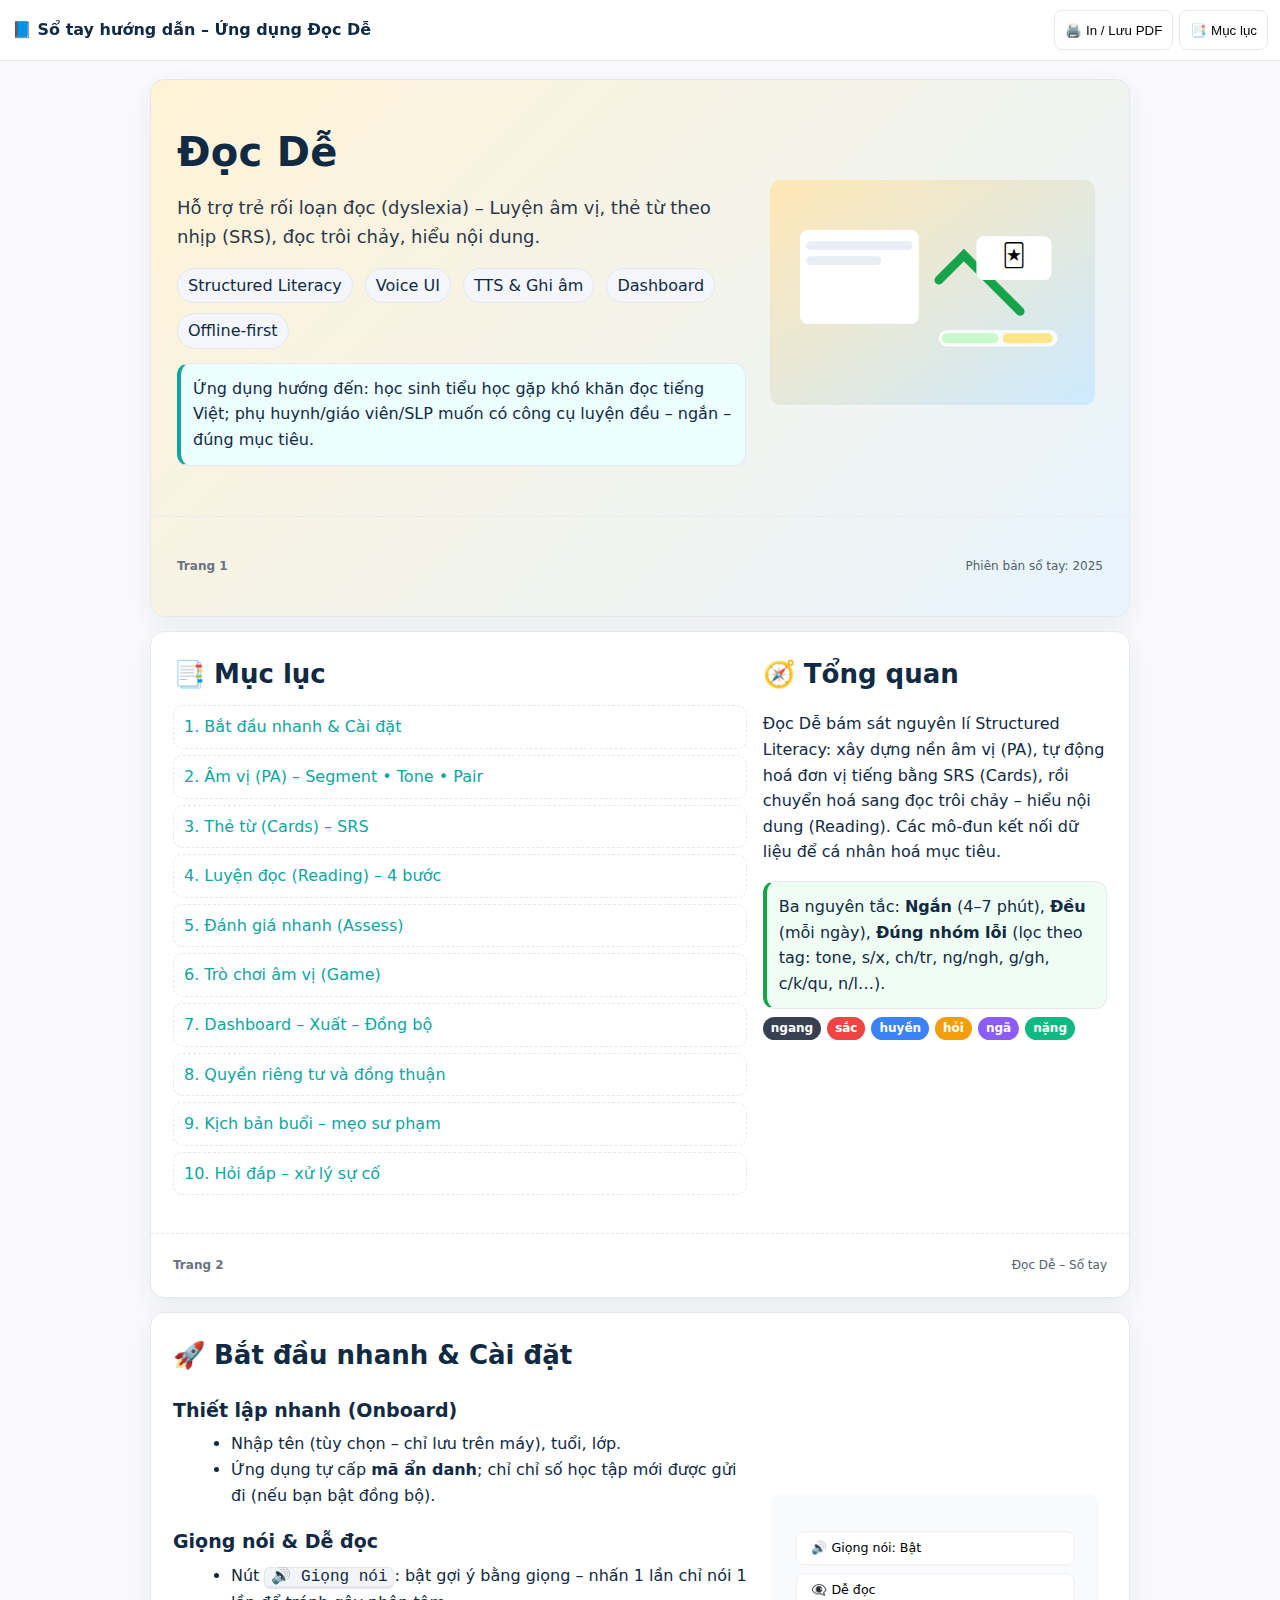
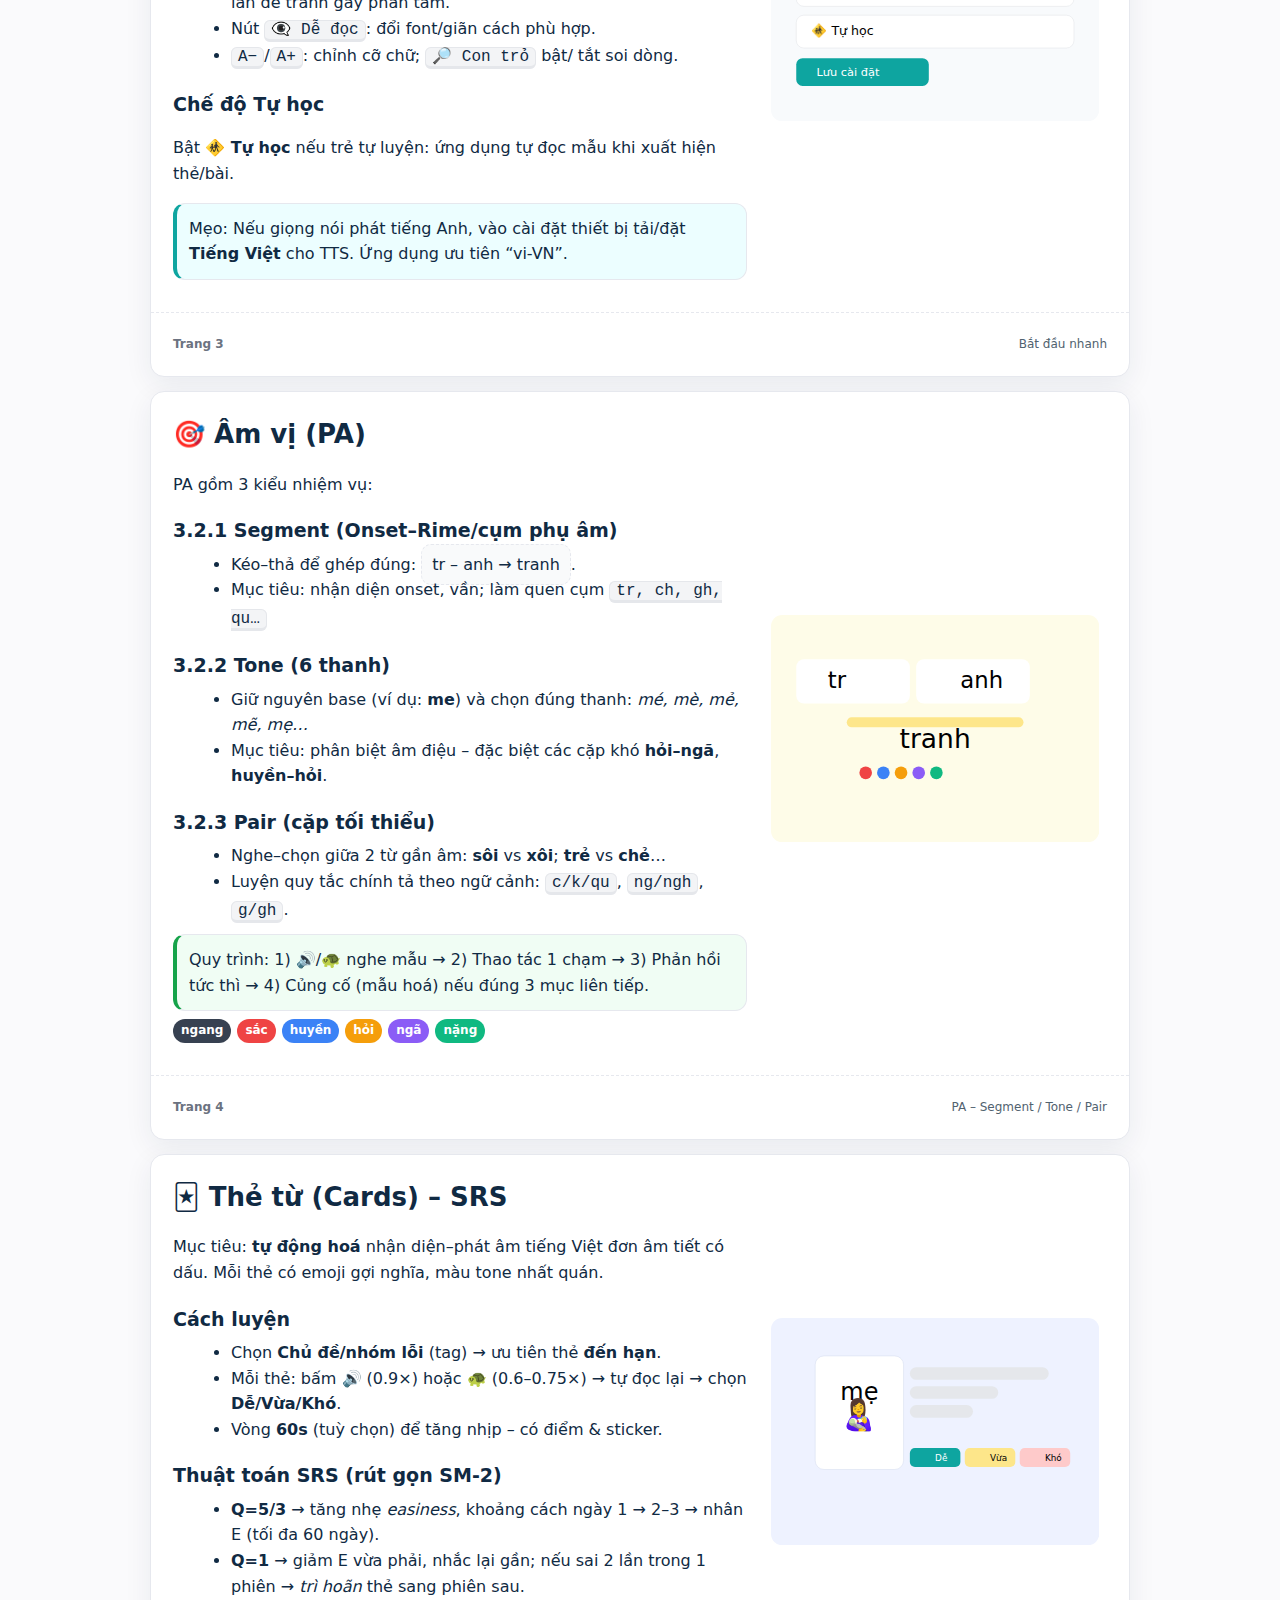
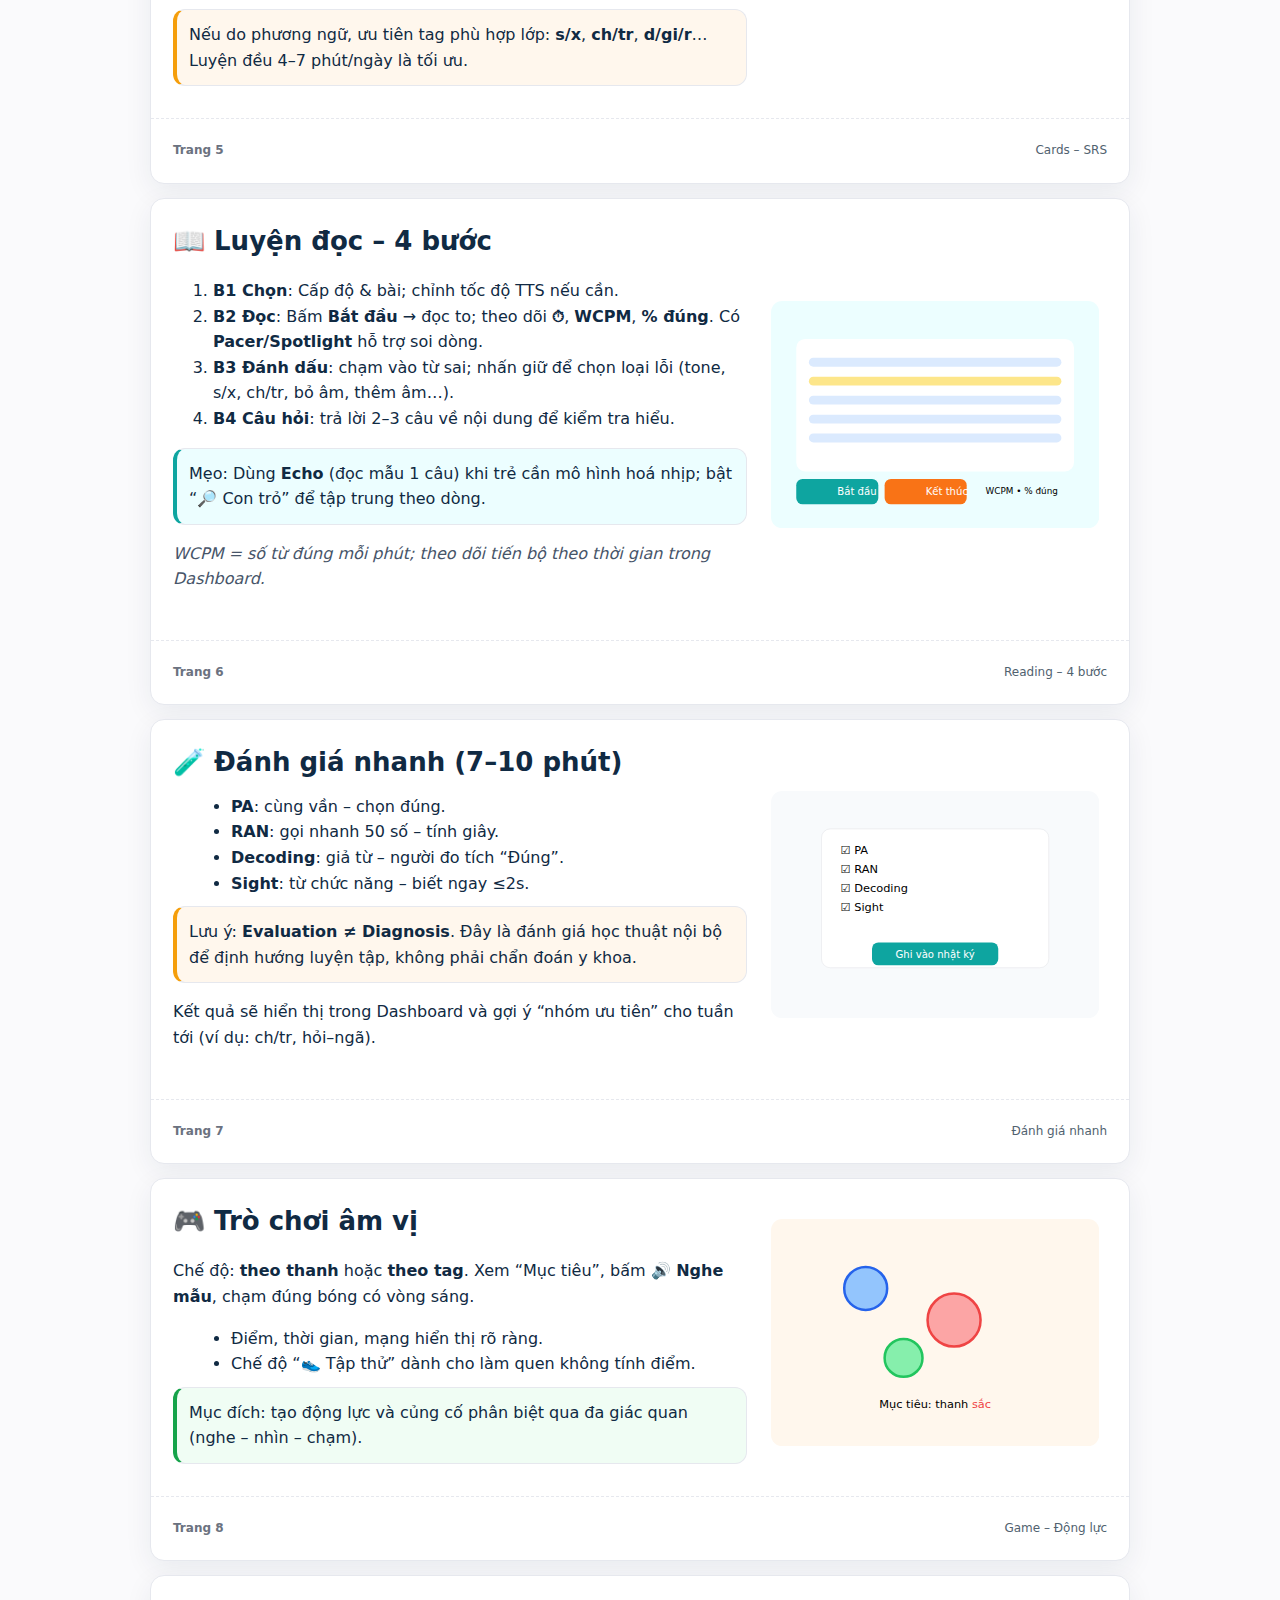
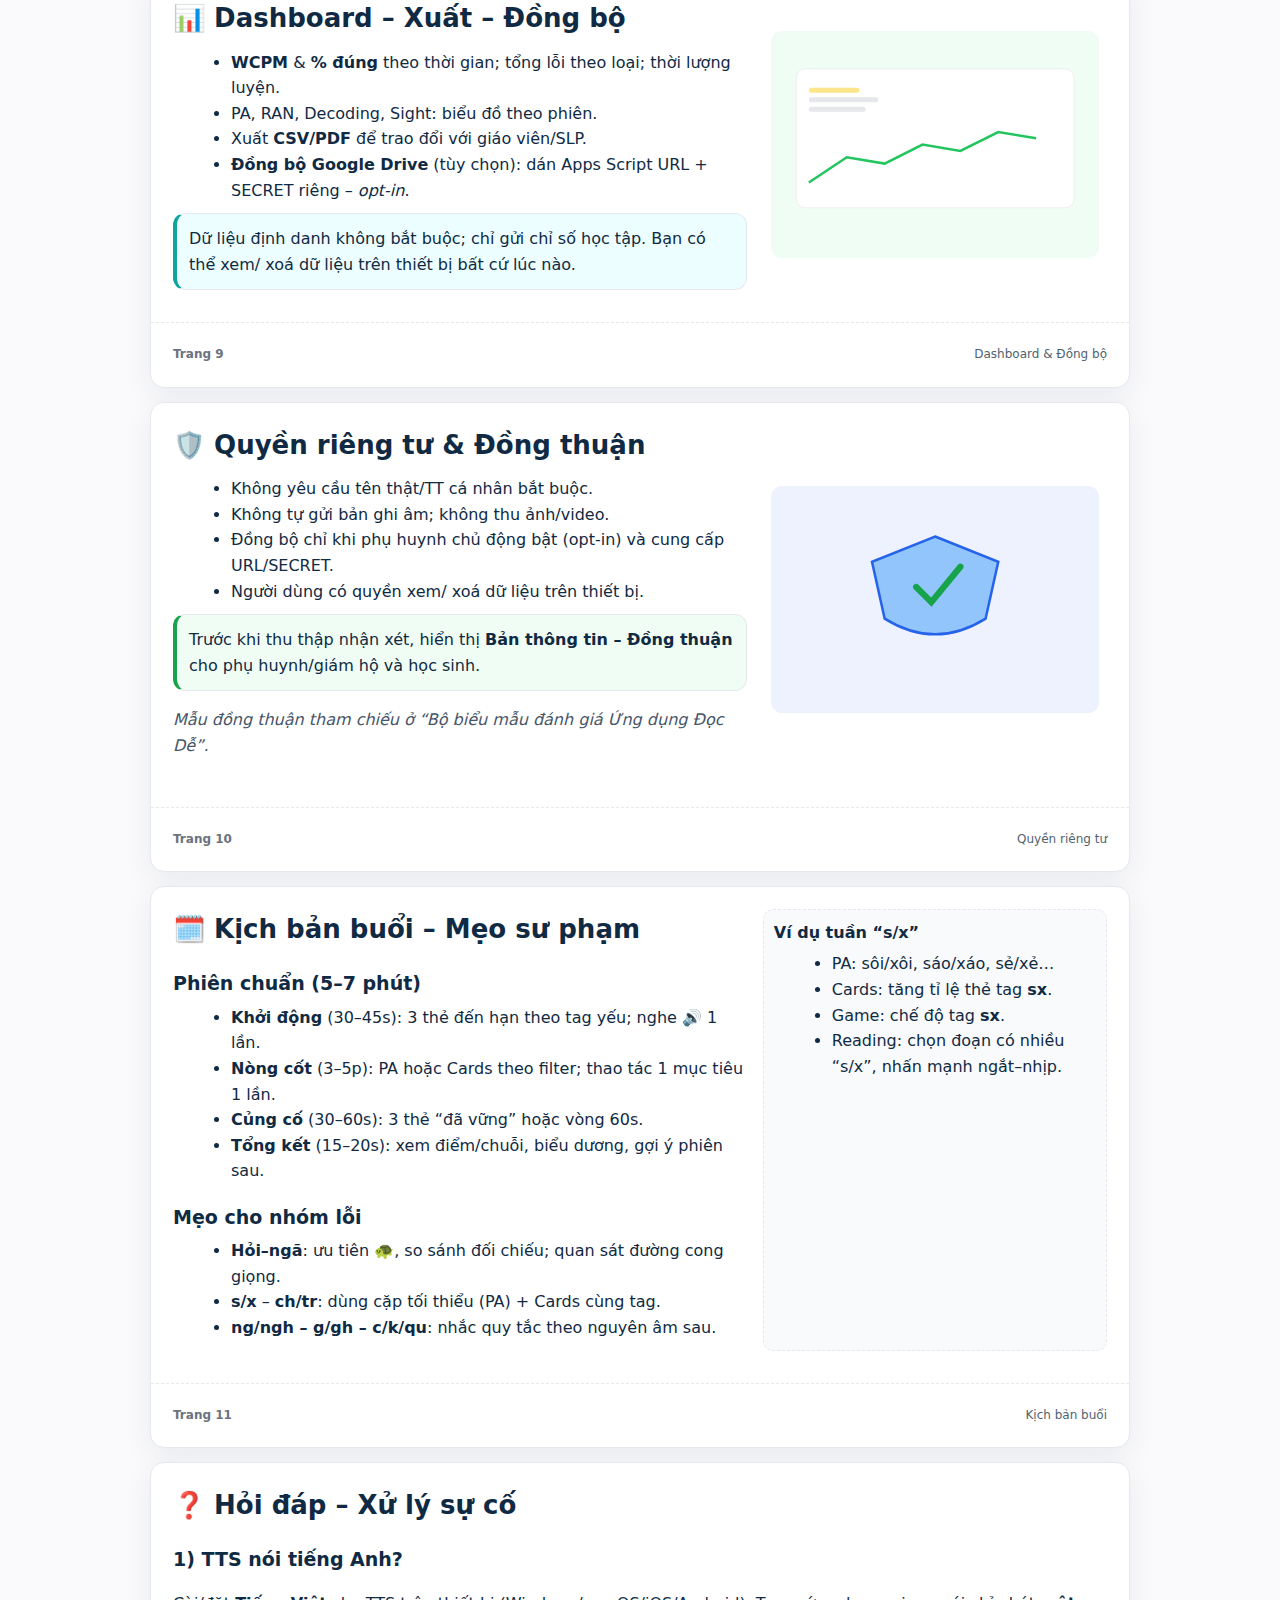
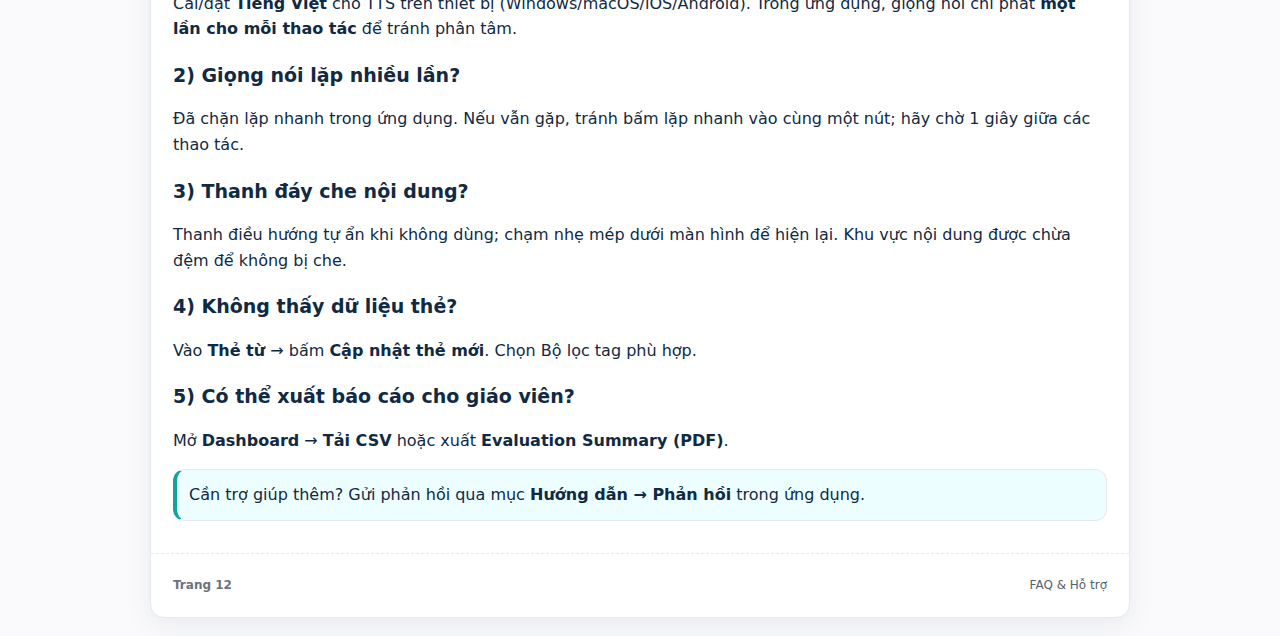
<file: So_tay_huong_dan_su_dung.html>
<!DOCTYPE html>
<html lang="vi">
<head>
  <meta charset="utf-8">
  <meta name="viewport" content="width=device-width, initial-scale=1">
  <title>Sổ tay hướng dẫn – Ứng dụng Đọc Dễ</title>
  <meta name="description" content="Sổ tay hướng dẫn sử dụng Đọc Dễ: PA, Cards, Reading, Assess, Game, Dashboard, Cài đặt & Đồng bộ.">
  <style>
    :root{
      --ink:#102a43;
      --muted:#51626f;
      --accent:#0ea5a0;
      --bg:#fafafc;
      --soft:#fff;
      --paper:#ffffff;
      --bd:#e6e8ee;
      --pill:#f4f6fb;
      --warn:#f59e0b;
      --good:#16a34a;
      --tone-ngang:#374151; --tone-sac:#ef4444; --tone-huyen:#3b82f6; --tone-hoi:#f59e0b; --tone-nga:#8b5cf6; --tone-nang:#10b981;
    }
    html,body{margin:0;background:var(--bg);color:var(--ink);font-family:system-ui,-apple-system,Segoe UI,Roboto,Helvetica,Arial,"Apple Color Emoji","Segoe UI Emoji"; line-height:1.6;}
    a{color:var(--accent);text-decoration:none}
    a:hover{ text-decoration:underline }
    .topbar{
      position:sticky; top:0; z-index:5; background:rgba(255,255,255,.92); backdrop-filter:blur(6px);
      border-bottom:1px solid var(--bd); padding:10px 12px; display:flex; gap:8px; align-items:center; justify-content:space-between;
    }
    .topbar .title{font-weight:800}
    .topbar .actions{display:flex;gap:6px;flex-wrap:wrap}
    .topbar button{border:1px solid var(--bd); background:var(--soft); padding:8px 10px; border-radius:8px; cursor:pointer; min-height:40px;}
    .book{max-width:980px; margin:18px auto; padding:0 10px;}
    .page{
      background:var(--paper); border:1px solid var(--bd); border-radius:14px; box-shadow:0 8px 28px rgba(16,42,67,.07);
      margin:14px 0; position:relative; overflow:hidden;
    }
    .page .wrap{ padding:22px; }
    .cover{ background:linear-gradient(135deg,#FFF3D6,#E8F4FF); }
    .cover .wrap{ padding:40px 26px; }
    .cover h1{font-size:40px; margin:0 0 10px; letter-spacing:.3px;}
    .cover .subtitle{color:#2d3748; font-size:18px; margin-bottom:14px;}
    .badge{ display:inline-block; background:var(--pill); border:1px solid var(--bd); padding:4px 10px; border-radius:999px; font-weight:700; }
    h2{ margin:0 0 10px; font-size:26px; }
    h3{ margin:18px 0 6px; font-size:19px; }
    .muted{ color:var(--muted); }
    ul{ margin:6px 0 10px 18px; }
    .grid-2{ display:grid; grid-template-columns: 1.25fr .75fr; gap:16px; }
    @media (max-width:900px){ .grid-2{ grid-template-columns:1fr; } }
    .panel{
      background:#fff; border:1px solid var(--bd); border-radius:12px; padding:12px;
    }
    .callout{ border-left:4px solid var(--accent); background:#ecfeff; }
    .warn{ border-left:4px solid var(--warn); background:#fff7ed; }
    .ok{ border-left:4px solid var(--good); background:#f0fdf4; }
    .pill{ display:inline-block; background:var(--pill); border:1px solid var(--bd); padding:4px 10px; border-radius:999px; margin:2px 6px 2px 0; }
    .illus{ display:flex; align-items:center; justify-content:center; padding:8px; }
    .illus svg{ max-width:100%; height:auto; display:block; }
    .toc a{ display:block; padding:8px 10px; border:1px dashed var(--bd); border-radius:10px; margin:6px 0; background:#fff; }
    .goalbar{ display:flex; flex-wrap:wrap; gap:6px; margin:6px 0 0; }
    .tone-legend{ display:flex; gap:6px; flex-wrap:wrap; }
    .tone{ color:#fff; font-weight:700; border-radius:999px; padding:2px 8px; font-size:12px; }
    .tone.ngang{ background:var(--tone-ngang); } .tone.sac{ background:var(--tone-sac); } .tone.huyen{ background:var(--tone-huyen); }
    .tone.hoi{ background:var(--tone-hoi); } .tone.nga{ background:var(--tone-nga); } .tone.nang{ background:var(--tone-nang); }

    .footer-note{ color:#6b7280; font-size:12px; display:flex; justify-content:space-between; align-items:center; border-top:1px dashed var(--bd); padding:8px 0 0; margin-top:10px; }
    .num{ font-weight:700; color:#6b7280; }
    .kbd{ font-family:ui-monospace, SFMono-Regular, Menlo, Monaco, Consolas, "Liberation Mono", "Courier New", monospace; background:#f3f4f6; border:1px solid #e5e7eb; border-bottom-width:3px; border-radius:6px; padding:0 6px; }
    .note{ font-style:italic; color:#475569; }
    .example{ background:#f9fafb; border:1px dashed var(--bd); border-radius:10px; padding:10px; }

    /* In/ PDF */
    @page{ size:A4; margin:14mm; }
    @media print{
      .topbar{ display:none !important; }
      .book{ max-width:100%; margin:0; padding:0; }
      .page{ break-after:page; border:none; box-shadow:none; margin:0 0 12mm 0; border-radius:0; }
      .page:last-child{ break-after:auto; }
    }
  </style>
</head>
<body>
  <div class="topbar">
    <div class="title">📘 Sổ tay hướng dẫn – Ứng dụng Đọc Dễ</div>
    <div class="actions">
      <button onclick="window.print()">🖨️ In / Lưu PDF</button>
      <button onclick="document.getElementById('toc').scrollIntoView({behavior:'smooth'})">📑 Mục lục</button>
    </div>
  </div>

  <main class="book">
    <!-- Trang 1: Bìa -->
    <section class="page cover" id="p1">
      <div class="wrap grid-2">
        <div>
          <h1>Đọc Dễ</h1>
          <div class="subtitle">Hỗ trợ trẻ rối loạn đọc (dyslexia) – Luyện âm vị, thẻ từ theo nhịp (SRS), đọc trôi chảy, hiểu nội dung.</div>
          <div class="goalbar">
            <span class="pill">Structured Literacy</span>
            <span class="pill">Voice UI</span>
            <span class="pill">TTS & Ghi âm</span>
            <span class="pill">Dashboard</span>
            <span class="pill">Offline-first</span>
          </div>
          <div class="panel callout" style="margin-top:12px;">
            Ứng dụng hướng đến: học sinh tiểu học gặp khó khăn đọc tiếng Việt; phụ huynh/giáo viên/SLP muốn có công cụ luyện đều – ngắn – đúng mục tiêu.
          </div>
        </div>
        <div class="illus" aria-hidden="true">
          <!-- Sách + sóng âm + thẻ -->
          <svg viewBox="0 0 520 360">
            <defs>
              <linearGradient id="g1" x1="0" y1="0" x2="1" y2="1"><stop offset="0" stop-color="#FFE7B5"/><stop offset="1" stop-color="#CDEAFF"/></linearGradient>
            </defs>
            <rect x="0" y="0" width="520" height="360" rx="18" fill="url(#g1)"></rect>
            <g>
              <rect x="48" y="80" width="190" height="150" rx="12" fill="#fff"></rect>
              <rect x="58" y="98" width="170" height="14" rx="7" fill="#e9edf5"></rect>
              <rect x="58" y="122" width="120" height="14" rx="7" fill="#e9edf5"></rect>
              <path d="M270,160 l40,-40 l90,90" stroke="#16a34a" stroke-width="14" fill="none" stroke-linecap="round"/>
              <rect x="330" y="90" width="120" height="70" rx="12" fill="#fff"/>
              <text x="390" y="133" text-anchor="middle" font-size="36">🃏</text>
              <rect x="270" y="240" width="190" height="26" rx="13" fill="#fff" opacity=".8"/>
              <rect x="275" y="245" width="90" height="16" rx="8" fill="#c7f9cc"/>
              <rect x="372" y="245" width="80" height="16" rx="8" fill="#fde68a"/>
            </g>
          </svg>
        </div>
      </div>
      <div class="wrap footer-note"><span class="num">Trang 1</span><span class="muted">Phiên bản sổ tay: 2025</span></div>
    </section>

    <!-- Trang 2: Mục lục + Tổng quan -->
    <section class="page" id="p2">
      <div class="wrap grid-2">
        <div class="toc" id="toc">
          <h2>📑 Mục lục</h2>
          <a href="#p3">1. Bắt đầu nhanh & Cài đặt</a>
          <a href="#p4">2. Âm vị (PA) – Segment • Tone • Pair</a>
          <a href="#p5">3. Thẻ từ (Cards) – SRS</a>
          <a href="#p6">4. Luyện đọc (Reading) – 4 bước</a>
          <a href="#p7">5. Đánh giá nhanh (Assess)</a>
          <a href="#p8">6. Trò chơi âm vị (Game)</a>
          <a href="#p9">7. Dashboard – Xuất – Đồng bộ</a>
          <a href="#p10">8. Quyền riêng tư và đồng thuận</a>
          <a href="#p11">9. Kịch bản buổi – mẹo sư phạm</a>
          <a href="#p12">10. Hỏi đáp – xử lý sự cố</a>
        </div>
        <div>
          <h2>🧭 Tổng quan</h2>
          <p>Đọc Dễ bám sát nguyên lí Structured Literacy: xây dựng nền âm vị (PA), tự động hoá đơn vị tiếng bằng SRS (Cards), rồi chuyển hoá sang đọc trôi chảy – hiểu nội dung (Reading). Các mô-đun kết nối dữ liệu để cá nhân hoá mục tiêu.</p>
          <div class="panel ok">
            Ba nguyên tắc: <b>Ngắn</b> (4–7 phút), <b>Đều</b> (mỗi ngày), <b>Đúng nhóm lỗi</b> (lọc theo tag: tone, s/x, ch/tr, ng/ngh, g/gh, c/k/qu, n/l…).
          </div>
          <div class="tone-legend" style="margin-top:8px;">
            <span class="tone ngang">ngang</span>
            <span class="tone sac">sắc</span>
            <span class="tone huyen">huyền</span>
            <span class="tone hoi">hỏi</span>
            <span class="tone nga">ngã</span>
            <span class="tone nang">nặng</span>
          </div>
        </div>
      </div>
      <div class="wrap footer-note"><span class="num">Trang 2</span><span class="muted">Đọc Dễ – Sổ tay</span></div>
    </section>

    <!-- Trang 3: Cài đặt -->
    <section class="page" id="p3">
      <div class="wrap grid-2">
        <div>
          <h2>🚀 Bắt đầu nhanh & Cài đặt</h2>
          <h3>Thiết lập nhanh (Onboard)</h3>
          <ul>
            <li>Nhập tên (tùy chọn – chỉ lưu trên máy), tuổi, lớp.</li>
            <li>Ứng dụng tự cấp <b>mã ẩn danh</b>; chỉ chỉ số học tập mới được gửi đi (nếu bạn bật đồng bộ).</li>
          </ul>
          <h3>Giọng nói & Dễ đọc</h3>
          <ul>
            <li>Nút <span class="kbd">🔊 Giọng nói</span>: bật gợi ý bằng giọng – nhấn 1 lần chỉ nói 1 lần để tránh gây phân tâm.</li>
            <li>Nút <span class="kbd">👁‍🗨 Dễ đọc</span>: đổi font/giãn cách phù hợp.</li>
            <li><span class="kbd">A−</span>/<span class="kbd">A+</span>: chỉnh cỡ chữ; <span class="kbd">🔎 Con trỏ</span> bật/ tắt soi dòng.</li>
          </ul>
          <h3>Chế độ Tự học</h3>
          <p>Bật <b>🚸 Tự học</b> nếu trẻ tự luyện: ứng dụng tự đọc mẫu khi xuất hiện thẻ/bài.</p>
          <div class="panel callout">
            Mẹo: Nếu giọng nói phát tiếng Anh, vào cài đặt thiết bị tải/đặt <b>Tiếng Việt</b> cho TTS. Ứng dụng ưu tiên “vi-VN”.
          </div>
        </div>
        <div class="illus" aria-hidden="true">
          <!-- Minh họa cài đặt -->
          <svg viewBox="0 0 520 360">
            <rect x="0" y="0" width="520" height="360" rx="18" fill="#f8fafc"></rect>
            <g>
              <rect x="40" y="60" width="440" height="52" rx="12" fill="#fff" stroke="#e5e7eb"/>
              <text x="64" y="92" font-size="20">🔊 Giọng nói: Bật</text>
              <rect x="40" y="126" width="440" height="52" rx="12" fill="#fff" stroke="#e5e7eb"/>
              <text x="64" y="158" font-size="20">👁‍🗨 Dễ đọc</text>
              <rect x="40" y="192" width="440" height="52" rx="12" fill="#fff" stroke="#e5e7eb"/>
              <text x="64" y="224" font-size="20">🚸 Tự học</text>
              <rect x="40" y="260" width="210" height="44" rx="10" fill="#0ea5a0"/>
              <text x="72" y="289" font-size="18" fill="#fff">Lưu cài đặt</text>
            </g>
          </svg>
        </div>
      </div>
      <div class="wrap footer-note"><span class="num">Trang 3</span><span class="muted">Bắt đầu nhanh</span></div>
    </section>

    <!-- Trang 4: PA -->
    <section class="page" id="p4">
      <div class="wrap grid-2">
        <div>
          <h2>🎯 Âm vị (PA)</h2>
          <p>PA gồm 3 kiểu nhiệm vụ:</p>
          <h3>3.2.1 Segment (Onset–Rime/cụm phụ âm)</h3>
          <ul>
            <li>Kéo–thả để ghép đúng: <span class="example">tr – anh → tranh</span>.</li>
            <li>Mục tiêu: nhận diện onset, vần; làm quen cụm <span class="kbd">tr, ch, gh, qu…</span></li>
          </ul>
          <h3>3.2.2 Tone (6 thanh)</h3>
          <ul>
            <li>Giữ nguyên base (ví dụ: <b>me</b>) và chọn đúng thanh: <i>mé, mè, mẻ, mẽ, mẹ…</i></li>
            <li>Mục tiêu: phân biệt âm điệu – đặc biệt các cặp khó <b>hỏi–ngã</b>, <b>huyền–hỏi</b>.</li>
          </ul>
          <h3>3.2.3 Pair (cặp tối thiểu)</h3>
          <ul>
            <li>Nghe–chọn giữa 2 từ gần âm: <b>sôi</b> vs <b>xôi</b>; <b>trẻ</b> vs <b>chẻ</b>…</li>
            <li>Luyện quy tắc chính tả theo ngữ cảnh: <span class="kbd">c/k/qu</span>, <span class="kbd">ng/ngh</span>, <span class="kbd">g/gh</span>.</li>
          </ul>
          <div class="panel ok">
            Quy trình: 1) 🔊/🐢 nghe mẫu → 2) Thao tác 1 chạm → 3) Phản hồi tức thì → 4) Củng cố (mẫu hoá) nếu đúng 3 mục liên tiếp.
          </div>
          <div class="tone-legend" style="margin-top:8px;">
            <span class="tone ngang">ngang</span><span class="tone sac">sắc</span><span class="tone huyen">huyền</span><span class="tone hoi">hỏi</span><span class="tone nga">ngã</span><span class="tone nang">nặng</span>
          </div>
        </div>
        <div class="illus" aria-hidden="true">
          <!-- Minh hoạ PA: mảnh ghép + dấu -->
          <svg viewBox="0 0 520 360">
            <rect x="0" y="0" width="520" height="360" rx="18" fill="#fefce8"></rect>
            <g>
              <rect x="40" y="70" width="180" height="70" rx="12" fill="#fff"/>
              <text x="90" y="115" font-size="36">tr</text>
              <rect x="230" y="70" width="180" height="70" rx="12" fill="#fff"/>
              <text x="300" y="115" font-size="36">anh</text>
              <rect x="120" y="162" width="280" height="16" rx="8" fill="#fde68a"/>
              <text x="260" y="210" text-anchor="middle" font-size="42">tranh</text>
              <g transform="translate(150,250)">
                <circle cx="0" cy="0" r="10" fill="var(--tone-sac)"/>
                <circle cx="28" cy="0" r="10" fill="var(--tone-huyen)"/>
                <circle cx="56" cy="0" r="10" fill="var(--tone-hoi)"/>
                <circle cx="84" cy="0" r="10" fill="var(--tone-nga)"/>
                <circle cx="112" cy="0" r="10" fill="var(--tone-nang)"/>
              </g>
            </g>
          </svg>
        </div>
      </div>
      <div class="wrap footer-note"><span class="num">Trang 4</span><span class="muted">PA – Segment / Tone / Pair</span></div>
    </section>

    <!-- Trang 5: Cards -->
    <section class="page" id="p5">
      <div class="wrap grid-2">
        <div>
          <h2>🃏 Thẻ từ (Cards) – SRS</h2>
          <p>Mục tiêu: <b>tự động hoá</b> nhận diện–phát âm tiếng Việt đơn âm tiết có dấu. Mỗi thẻ có emoji gợi nghĩa, màu tone nhất quán.</p>
          <h3>Cách luyện</h3>
          <ul>
            <li>Chọn <b>Chủ đề/nhóm lỗi</b> (tag) → ưu tiên thẻ <b>đến hạn</b>.</li>
            <li>Mỗi thẻ: bấm <b>🔊</b> (0.9×) hoặc <b>🐢</b> (0.6–0.75×) → tự đọc lại → chọn <b>Dễ/Vừa/Khó</b>.</li>
            <li>Vòng <b>60s</b> (tuỳ chọn) để tăng nhịp – có điểm & sticker.</li>
          </ul>
          <h3>Thuật toán SRS (rút gọn SM‑2)</h3>
          <ul>
            <li><b>Q=5/3</b> → tăng nhẹ <i>easiness</i>, khoảng cách ngày 1 → 2–3 → nhân E (tối đa 60 ngày).</li>
            <li><b>Q=1</b> → giảm E vừa phải, nhắc lại gần; nếu sai 2 lần trong 1 phiên → <i>trì hoãn</i> thẻ sang phiên sau.</li>
          </ul>
          <div class="panel warn">
            Nếu do phương ngữ, ưu tiên tag phù hợp lớp: <b>s/x</b>, <b>ch/tr</b>, <b>d/gi/r</b>… Luyện đều 4–7 phút/ngày là tối ưu.
          </div>
        </div>
        <div class="illus" aria-hidden="true">
          <!-- Minh hoạ Cards -->
          <svg viewBox="0 0 520 360">
            <rect x="0" y="0" width="520" height="360" rx="18" fill="#eef2ff"></rect>
            <g>
              <rect x="70" y="60" width="140" height="180" rx="14" fill="#fff" stroke="#dbe1f0"/>
              <text x="140" y="130" text-anchor="middle" font-size="38">mẹ</text>
              <text x="140" y="170" text-anchor="middle" font-size="48">👩‍🍼</text>
              <rect x="220" y="78" width="220" height="20" rx="10" fill="#e5e7eb"/>
              <rect x="220" y="108" width="140" height="20" rx="10" fill="#e5e7eb"/>
              <rect x="220" y="138" width="100" height="20" rx="10" fill="#e5e7eb"/>
              <rect x="220" y="206" width="80" height="30" rx="8" fill="#0ea5a0"/>
              <rect x="307" y="206" width="80" height="30" rx="8" fill="#fde68a"/>
              <rect x="394" y="206" width="80" height="30" rx="8" fill="#fecaca"/>
              <text x="260" y="227" font-size="14" fill="#fff">Dễ</text>
              <text x="347" y="227" font-size="14">Vừa</text>
              <text x="434" y="227" font-size="14">Khó</text>
            </g>
          </svg>
        </div>
      </div>
      <div class="wrap footer-note"><span class="num">Trang 5</span><span class="muted">Cards – SRS</span></div>
    </section>

    <!-- Trang 6: Reading -->
    <section class="page" id="p6">
      <div class="wrap grid-2">
        <div>
          <h2>📖 Luyện đọc – 4 bước</h2>
          <ol>
            <li><b>B1 Chọn</b>: Cấp độ & bài; chỉnh tốc độ TTS nếu cần.</li>
            <li><b>B2 Đọc</b>: Bấm <b>Bắt đầu</b> → đọc to; theo dõi <b>⏱</b>, <b>WCPM</b>, <b>% đúng</b>. Có <b>Pacer/Spotlight</b> hỗ trợ soi dòng.</li>
            <li><b>B3 Đánh dấu</b>: chạm vào từ sai; nhấn giữ để chọn loại lỗi (tone, s/x, ch/tr, bỏ âm, thêm âm…).</li>
            <li><b>B4 Câu hỏi</b>: trả lời 2–3 câu về nội dung để kiểm tra hiểu.</li>
          </ol>
          <div class="panel callout">Mẹo: Dùng <b>Echo</b> (đọc mẫu 1 câu) khi trẻ cần mô hình hoá nhịp; bật “🔎 Con trỏ” để tập trung theo dòng.</div>
          <p class="note">WCPM = số từ đúng mỗi phút; theo dõi tiến bộ theo thời gian trong Dashboard.</p>
        </div>
        <div class="illus" aria-hidden="true">
          <!-- Minh hoạ Reading -->
          <svg viewBox="0 0 520 360">
            <rect x="0" y="0" width="520" height="360" rx="18" fill="#ecfeff"></rect>
            <g>
              <rect x="40" y="60" width="440" height="210" rx="14" fill="#fff"/>
              <rect x="60" y="90" width="400" height="14" rx="7" fill="#dbeafe"/>
              <rect x="60" y="120" width="400" height="14" rx="7" fill="#fde68a"/>
              <rect x="60" y="150" width="400" height="14" rx="7" fill="#dbeafe"/>
              <rect x="60" y="180" width="400" height="14" rx="7" fill="#dbeafe"/>
              <rect x="60" y="210" width="400" height="14" rx="7" fill="#dbeafe"/>
              <rect x="40" y="282" width="130" height="40" rx="10" fill="#0ea5a0"/>
              <rect x="180" y="282" width="130" height="40" rx="10" fill="#f97316"/>
              <text x="105" y="308" font-size="16" fill="#fff">Bắt đầu</text>
              <text x="245" y="308" font-size="16" fill="#fff">Kết thúc</text>
              <text x="340" y="305" font-size="14">WCPM • % đúng</text>
            </g>
          </svg>
        </div>
      </div>
      <div class="wrap footer-note"><span class="num">Trang 6</span><span class="muted">Reading – 4 bước</span></div>
    </section>

    <!-- Trang 7: Assess -->
    <section class="page" id="p7">
      <div class="wrap grid-2">
        <div>
          <h2>🧪 Đánh giá nhanh (7–10 phút)</h2>
          <ul>
            <li><b>PA</b>: cùng vần – chọn đúng.</li>
            <li><b>RAN</b>: gọi nhanh 50 số – tính giây.</li>
            <li><b>Decoding</b>: giả từ – người đo tích “Đúng”.</li>
            <li><b>Sight</b>: từ chức năng – biết ngay ≤2s.</li>
          </ul>
          <div class="panel warn">Lưu ý: <b>Evaluation ≠ Diagnosis</b>. Đây là đánh giá học thuật nội bộ để định hướng luyện tập, không phải chẩn đoán y khoa.</div>
          <p>Kết quả sẽ hiển thị trong Dashboard và gợi ý “nhóm ưu tiên” cho tuần tới (ví dụ: ch/tr, hỏi–ngã).</p>
        </div>
        <div class="illus" aria-hidden="true">
          <!-- Minh hoạ Assess -->
          <svg viewBox="0 0 520 360">
            <rect x="0" y="0" width="520" height="360" rx="18" fill="#f8fafc"></rect>
            <g>
              <rect x="80" y="60" width="360" height="220" rx="14" fill="#fff" stroke="#e5e7eb"/>
              <text x="110" y="100" font-size="18">☑ PA</text>
              <text x="110" y="130" font-size="18">☑ RAN</text>
              <text x="110" y="160" font-size="18">☑ Decoding</text>
              <text x="110" y="190" font-size="18">☑ Sight</text>
              <rect x="160" y="240" width="200" height="36" rx="10" fill="#0ea5a0"/>
              <text x="260" y="265" text-anchor="middle" font-size="16" fill="#fff">Ghi vào nhật ký</text>
            </g>
          </svg>
        </div>
      </div>
      <div class="wrap footer-note"><span class="num">Trang 7</span><span class="muted">Đánh giá nhanh</span></div>
    </section>

    <!-- Trang 8: Game -->
    <section class="page" id="p8">
      <div class="wrap grid-2">
        <div>
          <h2>🎮 Trò chơi âm vị</h2>
          <p>Chế độ: <b>theo thanh</b> hoặc <b>theo tag</b>. Xem “Mục tiêu”, bấm <b>🔊 Nghe mẫu</b>, chạm đúng bóng có vòng sáng.</p>
          <ul>
            <li>Điểm, thời gian, mạng hiển thị rõ ràng.</li>
            <li>Chế độ “👟 Tập thử” dành cho làm quen không tính điểm.</li>
          </ul>
          <div class="panel ok">Mục đích: tạo động lực và củng cố phân biệt qua đa giác quan (nghe – nhìn – chạm).</div>
        </div>
        <div class="illus" aria-hidden="true">
          <!-- Minh hoạ Game -->
          <svg viewBox="0 0 520 360">
            <rect x="0" y="0" width="520" height="360" rx="18" fill="#fff7ed"></rect>
            <g>
              <circle cx="150" cy="110" r="34" fill="#93c5fd" stroke="#2563eb" stroke-width="4"/>
              <circle cx="290" cy="160" r="42" fill="#fca5a5" stroke="#ef4444" stroke-width="4"/>
              <circle cx="210" cy="220" r="30" fill="#86efac" stroke="#22c55e" stroke-width="4"/>
              <text x="260" y="300" text-anchor="middle" font-size="18">Mục tiêu: thanh <tspan fill="#ef4444">sắc</tspan></text>
            </g>
          </svg>
        </div>
      </div>
      <div class="wrap footer-note"><span class="num">Trang 8</span><span class="muted">Game – Động lực</span></div>
    </section>

    <!-- Trang 9: Dashboard & Export & Sync -->
    <section class="page" id="p9">
      <div class="wrap grid-2">
        <div>
          <h2>📊 Dashboard – Xuất – Đồng bộ</h2>
          <ul>
            <li><b>WCPM</b> & <b>% đúng</b> theo thời gian; tổng lỗi theo loại; thời lượng luyện.</li>
            <li>PA, RAN, Decoding, Sight: biểu đồ theo phiên.</li>
            <li>Xuất <b>CSV/PDF</b> để trao đổi với giáo viên/SLP.</li>
            <li><b>Đồng bộ Google Drive</b> (tùy chọn): dán Apps Script URL + SECRET riêng – <i>opt‑in</i>.</li>
          </ul>
          <div class="panel callout">
            Dữ liệu định danh không bắt buộc; chỉ gửi chỉ số học tập. Bạn có thể xem/ xoá dữ liệu trên thiết bị bất cứ lúc nào.
          </div>
        </div>
        <div class="illus" aria-hidden="true">
          <!-- Minh hoạ Dashboard -->
          <svg viewBox="0 0 520 360">
            <rect x="0" y="0" width="520" height="360" rx="18" fill="#f0fdf4"></rect>
            <g>
              <rect x="40" y="60" width="440" height="220" rx="14" fill="#fff" stroke="#e5e7eb"/>
              <polyline points="60,240 120,200 180,210 240,180 300,190 360,160 420,170" fill="none" stroke="#22c55e" stroke-width="4"/>
              <rect x="60" y="90" width="80" height="8" rx="4" fill="#fde68a"/>
              <rect x="60" y="105" width="110" height="8" rx="4" fill="#e5e7eb"/>
              <rect x="60" y="120" width="90" height="8" rx="4" fill="#e5e7eb"/>
            </g>
          </svg>
        </div>
      </div>
      <div class="wrap footer-note"><span class="num">Trang 9</span><span class="muted">Dashboard & Đồng bộ</span></div>
    </section>

    <!-- Trang 10: Privacy & Consent -->
    <section class="page" id="p10">
      <div class="wrap grid-2">
        <div>
          <h2>🛡️ Quyền riêng tư & Đồng thuận</h2>
          <ul>
            <li>Không yêu cầu tên thật/TT cá nhân bắt buộc.</li>
            <li>Không tự gửi bản ghi âm; không thu ảnh/video.</li>
            <li>Đồng bộ chỉ khi phụ huynh chủ động bật (opt‑in) và cung cấp URL/SECRET.</li>
            <li>Người dùng có quyền xem/ xoá dữ liệu trên thiết bị.</li>
          </ul>
          <div class="panel ok">Trước khi thu thập nhận xét, hiển thị <b>Bản thông tin – Đồng thuận</b> cho phụ huynh/giám hộ và học sinh.</div>
          <p class="note">Mẫu đồng thuận tham chiếu ở “Bộ biểu mẫu đánh giá Ứng dụng Đọc Dễ”.</p>
        </div>
        <div class="illus" aria-hidden="true">
          <!-- Minh hoạ shield -->
          <svg viewBox="0 0 520 360">
            <rect x="0" y="0" width="520" height="360" rx="18" fill="#eef2ff"></rect>
            <path d="M260 80 L360 120 L340 210 Q260 260 180 210 L160 120 Z" fill="#93c5fd" stroke="#2563eb" stroke-width="4"/>
            <path d="M230 160 l24 24 l46 -56" stroke="#16a34a" stroke-width="10" fill="none" stroke-linecap="round"/>
          </svg>
        </div>
      </div>
      <div class="wrap footer-note"><span class="num">Trang 10</span><span class="muted">Quyền riêng tư</span></div>
    </section>

    <!-- Trang 11: Kịch bản buổi -->
    <section class="page" id="p11">
      <div class="wrap grid-2">
        <div>
          <h2>🗓️ Kịch bản buổi – Mẹo sư phạm</h2>
          <h3>Phiên chuẩn (5–7 phút)</h3>
          <ul>
            <li><b>Khởi động</b> (30–45s): 3 thẻ đến hạn theo tag yếu; nghe 🔊 1 lần.</li>
            <li><b>Nòng cốt</b> (3–5p): PA hoặc Cards theo filter; thao tác 1 mục tiêu 1 lần.</li>
            <li><b>Củng cố</b> (30–60s): 3 thẻ “đã vững” hoặc vòng 60s.</li>
            <li><b>Tổng kết</b> (15–20s): xem điểm/chuỗi, biểu dương, gợi ý phiên sau.</li>
          </ul>
          <h3>Mẹo cho nhóm lỗi</h3>
          <ul>
            <li><b>Hỏi–ngã</b>: ưu tiên 🐢, so sánh đối chiếu; quan sát đường cong giọng.</li>
            <li><b>s/x</b> – <b>ch/tr</b>: dùng cặp tối thiểu (PA) + Cards cùng tag.</li>
            <li><b>ng/ngh – g/gh – c/k/qu</b>: nhắc quy tắc theo nguyên âm sau.</li>
          </ul>
        </div>
        <div class="panel example">
          <b>Ví dụ tuần “s/x”</b>
          <ul>
            <li>PA: sôi/xôi, sáo/xáo, sẻ/xẻ…</li>
            <li>Cards: tăng tỉ lệ thẻ tag <b>sx</b>.</li>
            <li>Game: chế độ tag <b>sx</b>.</li>
            <li>Reading: chọn đoạn có nhiều “s/x”, nhấn mạnh ngắt–nhịp.</li>
          </ul>
        </div>
      </div>
      <div class="wrap footer-note"><span class="num">Trang 11</span><span class="muted">Kịch bản buổi</span></div>
    </section>

    <!-- Trang 12: FAQ -->
    <section class="page" id="p12">
      <div class="wrap">
        <h2>❓ Hỏi đáp – Xử lý sự cố</h2>
        <h3>1) TTS nói tiếng Anh?</h3>
        <p>Cài/đặt <b>Tiếng Việt</b> cho TTS trên thiết bị (Windows/macOS/iOS/Android). Trong ứng dụng, giọng nói chỉ phát <b>một lần cho mỗi thao tác</b> để tránh phân tâm.</p>
        <h3>2) Giọng nói lặp nhiều lần?</h3>
        <p>Đã chặn lặp nhanh trong ứng dụng. Nếu vẫn gặp, tránh bấm lặp nhanh vào cùng một nút; hãy chờ 1 giây giữa các thao tác.</p>
        <h3>3) Thanh đáy che nội dung?</h3>
        <p>Thanh điều hướng tự ẩn khi không dùng; chạm nhẹ mép dưới màn hình để hiện lại. Khu vực nội dung được chừa đệm để không bị che.</p>
        <h3>4) Không thấy dữ liệu thẻ?</h3>
        <p>Vào <b>Thẻ từ</b> → bấm <b>Cập nhật thẻ mới</b>. Chọn Bộ lọc tag phù hợp.</p>
        <h3>5) Có thể xuất báo cáo cho giáo viên?</h3>
        <p>Mở <b>Dashboard</b> → <b>Tải CSV</b> hoặc xuất <b>Evaluation Summary (PDF)</b>.</p>
        <div class="panel callout" style="margin-top:8px;">
          Cần trợ giúp thêm? Gửi phản hồi qua mục <b>Hướng dẫn → Phản hồi</b> trong ứng dụng.
        </div>
      </div>
      <div class="wrap footer-note"><span class="num">Trang 12</span><span class="muted">FAQ & Hỗ trợ</span></div>
    </section>
  </main>
</body>
</html>
</file>
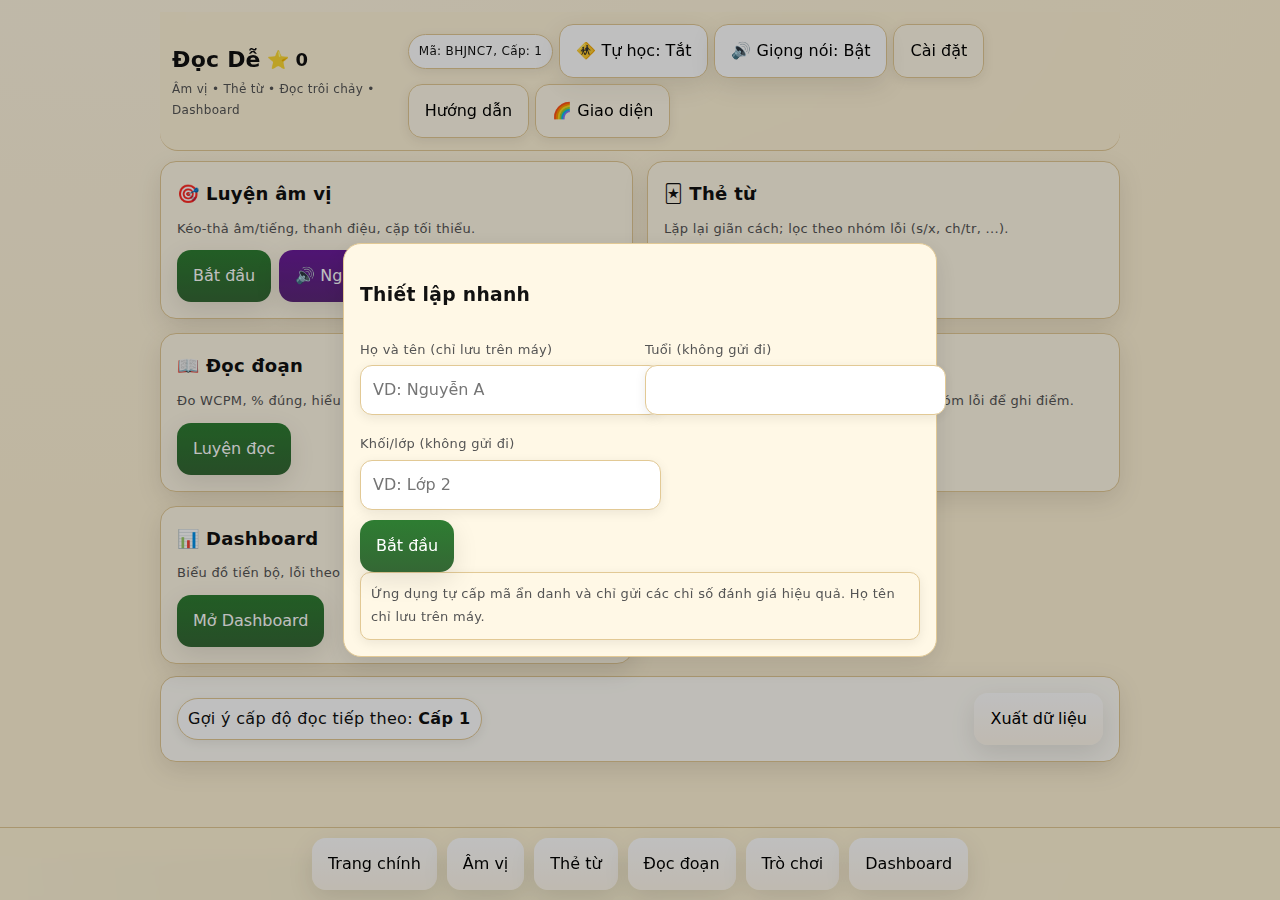
<file: Luu_ma_cu/index_ver_1.html>
<!DOCTYPE html>
<html lang="vi">
<head>
  <meta charset="utf-8" />
  <meta name="viewport" content="width=device-width, initial-scale=1, viewport-fit=cover" />
  <title>Đọc Dễ – Hỗ trợ trẻ rối loạn đọc</title>
  <meta name="description" content="Luyện âm vị, thẻ từ, đọc trôi chảy (WCPM), hiểu nội dung; TTS, ghi âm, Voice UI, dashboard, xuất CSV, đồng bộ Google Drive." />
  <link rel="manifest" href="manifest.webmanifest">
  <meta name="theme-color" content="#FFF3D6" />
  <link rel="icon" href="data:image/svg+xml;utf8,
  <svg xmlns='http://www.w3.org/2000/svg' viewBox='0 0 128 128'>
    <rect width='128' height='128' fill='%23FFF3D6'/>
    <text x='50%' y='58%' dominant-baseline='middle' text-anchor='middle' font-size='80' font-family='sans-serif' fill='%23111'>Đ</text>
  </svg>">
  <link rel="stylesheet" href="styles.css" />
</head>
<body>
<div class="app">
  <header class="appbar">
    <div>
      <div class="title">Đọc Dễ <span class="stars" id="starCount">⭐ 0</span></div>
      <div class="subtitle">Âm vị • Thẻ từ • Đọc trôi chảy • Dashboard</div>
    </div>
    <div class="toolbar">
      <span id="learnerBadge" class="badge">Chưa thiết lập</span>
      <button class="tog" id="btnChild" data-voice="Bật hoặc tắt chế độ tự học">🚸 Tự học: Tắt</button>
      <button class="tog" id="btnVoice" data-voice="Bật hoặc tắt giọng nói trợ giúp">🔊 Giọng nói: Bật</button>
      <button class="ghost setup-only" id="btnSettings" data-voice="Cài đặt">Cài đặt</button>
      <button class="ghost" id="btnHelp" data-voice="Hướng dẫn">Hướng dẫn</button>
      <button class="ghost" id="btnTheme" data-voice="Đổi giao diện">🌈 Giao diện</button>
    </div>
  </header>

  <!-- HOME -->
  <section id="screen-home" class="screen active">
    <div class="home-grid">
      <div class="card lift">
        <h3>🎯 Luyện âm vị</h3>
        <div class="note">Kéo‑thả âm/tiếng, thanh điệu, cặp tối thiểu.</div>
        <div class="inline-buttons" style="margin-top:10px;">
          <button class="primary" onclick="App.nav('pa')" data-voice="Luyện âm vị. Bắt đầu">Bắt đầu</button>
          <button class="tts" onclick="App.speak('Luyện âm vị')" data-voice="Nghe hướng dẫn Luyện âm vị">🔊 Nghe</button>
        </div>
      </div>

      <div class="card lift">
        <h3>🃏 Thẻ từ</h3>
        <div class="note">Lặp lại giãn cách; lọc theo nhóm lỗi (s/x, ch/tr, ...).</div>
        <div class="inline-buttons" style="margin-top:10px;">
          <button class="primary" onclick="App.nav('cards')" data-voice="Thẻ từ. Ôn tập">Ôn tập</button>
        </div>
      </div>

      <div class="card lift">
        <h3>📖 Đọc đoạn</h3>
        <div class="note">Đo WCPM, % đúng, hiểu nội dung; ghi âm – nghe lại.</div>
        <div class="inline-buttons" style="margin-top:10px;">
          <button class="primary" onclick="App.nav('reading')" data-voice="Đọc đoạn. Luyện đọc">Luyện đọc</button>
        </div>
      </div>

      <div class="card lift">
        <h3>🎮 Trò chơi</h3>
        <div class="note">Bóng bay âm vị: pop đúng thanh điệu/nhóm lỗi để ghi điểm.</div>
        <div class="inline-buttons" style="margin-top:10px;">
          <button class="primary" onclick="App.nav('game')" data-voice="Vào trò chơi">Chơi ngay</button>
          <button class="tts" onclick="App.speak('Trò chơi bóng bay âm vị. Chọn chế độ rồi bấm bắt đầu.')" data-voice="Nghe hướng dẫn trò chơi">🔊 Nghe</button>
        </div>
      </div>

      <div class="card lift">
        <h3>📊 Dashboard</h3>
        <div class="note">Biểu đồ tiến bộ, lỗi theo loại, xuất CSV, đồng bộ.</div>
        <div class="inline-buttons" style="margin-top:10px;">
          <button class="primary" onclick="App.nav('dashboard')" data-voice="Mở bảng điều khiển">Mở Dashboard</button>
        </div>
      </div>
    </div>

    <div class="section lift">
      <div class="row">
        <div class="level-pill">Gợi ý cấp độ đọc tiếp theo: <b id="nextLevelHint">—</b></div>
        <div class="spacer"></div>
        <button onclick="App.nav('export')" data-voice="Xuất dữ liệu">Xuất dữ liệu</button>
      </div>
    </div>
  </section>

  <!-- PA -->
  <section id="screen-pa" class="screen">
    <div class="row">
      <button onclick="App.nav('home')" data-voice="Về trang chính">← Về trang chính</button>
      <div class="spacer"></div>
      <span class="badge">Âm vị học</span>
    </div>
    <div class="section lift" id="pa-container"></div>
    <div class="help">Mẹo: Nhấn “🔊” để nghe mẫu; kéo‑thả “hạt âm/tiếng” để ráp từ; hoặc chọn thanh điệu/cặp tối thiểu theo yêu cầu.</div>
  </section>

  <!-- Cards -->
  <section id="screen-cards" class="screen">
    <div class="row">
      <button onclick="App.nav('home')" data-voice="Về trang chính">← Về trang chính</button>
      <div class="spacer"></div>
      <span class="badge">Thẻ từ</span>
    </div>

    <div class="section lift">
      <div class="row" style="gap:12px;">
        <label for="selCardTag" style="margin:0;">Chủ đề/nhóm lỗi:</label>
        <select id="selCardTag" onchange="App.cards.setTag(this.value)" aria-label="Chọn nhóm thẻ"></select>
        <div class="spacer"></div>
        <button class="ghost" onclick="App.cards.reconcile()" data-voice="Cập nhật thẻ mới theo dữ liệu">Cập nhật thẻ mới</button>
        <span class="badge" id="cardStats">—</span>
      </div>
    </div>

    <div class="section lift" id="cards-container"></div>
    <div class="help">- Lọc theo nhóm lỗi để tập trung mục tiêu. - “Cập nhật thẻ mới” sẽ tự thêm thẻ vừa bổ sung trong dữ liệu. - Đánh giá “Dễ/Vừa/Khó” để ứng dụng tự động hẹn ngày ôn.</div>
  </section>

  <!-- Reading -->
  <section id="screen-reading" class="screen">
    <div class="row">
      <button onclick="App.nav('home')" data-voice="Về trang chính">← Về trang chính</button>
      <div class="spacer"></div>
      <span class="badge">Đọc đoạn</span>
    </div>

    <div class="section lift">
      <div class="row" style="gap:12px;">
        <label for="selLevel" style="margin:0;">Cấp độ:</label>
        <select id="selLevel" onchange="App.reading.chooseLevel(this.value)" aria-label="Chọn cấp độ"></select>

        <label for="selPassage" style="margin:0;">Bài:</label>
        <select id="selPassage" onchange="App.reading.choosePassage(this.value)" aria-label="Chọn bài đọc"></select>
        <button class="ghost" onclick="App.reading.randomPassage()" data-voice="Chọn bài ngẫu nhiên">🔀 Ngẫu nhiên</button>

        <div class="spacer"></div>

        <div class="slider" data-voice="Điều chỉnh tốc độ giọng đọc">
          <span>🔊 Tốc độ</span>
          <input id="rateSlider" type="range" min="0.6" max="1.4" step="0.05" value="0.9"
                 oninput="App.updateRateFromSlider(this.value)"
                 onfocus="VoiceUI.speak('Thanh tốc độ giọng đọc')" />
          <span id="rateVal">0.90x</span>
        </div>
        <button class="ghost" onclick="App.reading.toggleFocus()" id="btnFocus" data-voice="Bật tắt chế độ một dòng">Chế độ 1 dòng: Tắt</button>
      </div>
    </div>

    <div class="section lift">
      <div id="passageView" class="big-text"></div>
      <div class="inline-buttons">
        <button class="hint" onclick="App.reading.markMode('error')" id="btnErr" data-voice="Chế độ đánh dấu lỗi">Đánh dấu lỗi</button>
        <button class="ghost" onclick="App.reading.markMode('normal')" id="btnNorm" data-voice="Chế độ bình thường">Chế độ bình thường</button>
        <button class="ghost" onclick="App.reading.clearMarks()" data-voice="Xóa các dấu lỗi">🧹 Xóa dấu lỗi</button>
      </div>
      <div class="help">Chạm vào từ để đánh dấu lỗi; chạm lại để bỏ. Nhấn và giữ để chọn loại lỗi. Chạm vào từ để nghe lại phát âm.</div>
    </div>

    <div id="compSection" class="section lift" style="display:none;">
      <h3>Câu hỏi hiểu nội dung</h3>
      <div id="questions"></div>
      <div class="row" style="margin-top:8px;">
        <div class="spacer"></div>
        <button class="primary" onclick="App.reading.finishComp()" data-voice="Hoàn tất câu hỏi">Hoàn tất</button>
      </div>
    </div>
  </section>

  <!-- GAME -->
  <section id="screen-game" class="screen">
    <div class="row">
      <button onclick="App.nav('home')" data-voice="Về trang chính">← Về trang chính</button>
      <div class="spacer"></div>
      <span class="badge">Trò chơi: Bóng bay âm vị</span>
    </div>

    <div class="section lift">
      <div class="row game-hud">
        <div class="row" style="gap:8px;">
          <label for="selGameMode" style="margin:0;">Chế độ:</label>
          <select id="selGameMode" aria-label="Chọn chế độ">
            <option value="tone">Theo thanh điệu</option>
            <option value="tag">Theo nhóm lỗi</option>
          </select>

          <span id="paneTone" class="row" style="gap:6px;">
            <label style="margin:0;">Thanh:</label>
            <select id="selGameTone" aria-label="Chọn thanh">
              <option value="ngang">ngang</option>
              <option value="sắc">sắc</option>
              <option value="huyền">huyền</option>
              <option value="hỏi">hỏi</option>
              <option value="ngã">ngã</option>
              <option value="nặng">nặng</option>
            </select>
          </span>

          <span id="paneTag" class="row" style="gap:6px; display:none;">
            <label style="margin:0;">Nhóm:</label>
            <select id="selGameTag" aria-label="Chọn nhóm"></select>
          </span>
        </div>

        <div class="spacer"></div>

        <div class="row" style="gap:8px; align-items:center;">
          <span class="stat">🏆 Điểm: <b id="gScore">0</b></span>
          <span class="stat">⏱️ <b id="gTime">60</b>s</span>
          <span class="stat">❤️ <b id="gLives">3</b></span>
          <button class="primary" id="btnGameStart" onclick="App.game.start()">Bắt đầu</button>
          <button class="ghost" id="btnGameStop" onclick="App.game.stop()" disabled>Dừng</button>
        </div>
      </div>
    </div>

    <div class="section lift">
      <canvas id="gameCanvas" width="900" height="420" aria-label="Sân chơi bóng bay"></canvas>
      <div class="help">Mẹo: Pop bóng đúng theo chế độ. Bấm vào bóng để nghe từ và ghi điểm. Sai trừ mạng!</div>
    </div>
  </section>

  <!-- Dashboard -->
  <section id="screen-dashboard" class="screen">
    <div class="row">
      <button onclick="App.nav('home')" data-voice="Về trang chính">← Về trang chính</button>
      <div class="spacer"></div>
      <span class="badge">Dashboard</span>
    </div>

    <div class="grid-2">
      <div class="section lift">
        <h3>WCPM theo thời gian</h3>
        <canvas id="chartWCPM" width="600" height="260"></canvas>
      </div>
      <div class="section lift">
        <h3>% chính xác theo thời gian</h3>
        <canvas id="chartACC" width="600" height="260"></canvas>
      </div>
      <div class="section lift">
        <h3>Tổng lỗi theo loại</h3>
        <canvas id="chartERR" width="600" height="260"></canvas>
      </div>
      <div class="section lift">
        <h3>Thời lượng luyện tập</h3>
        <canvas id="chartDUR" width="600" height="260"></canvas>
      </div>
    </div>

    <div class="section lift">
      <div class="row">
        <button onclick="App.exportCSV()" data-voice="Tải tệp CSV">Tải CSV</button>
        <button class="ghost" onclick="App.copyCSV()" data-voice="Sao chép CSV">Sao chép CSV</button>
        <div class="spacer"></div>
        <button class="danger" onclick="App.resetConfirm()" data-voice="Xóa dữ liệu trên thiết bị này">Xóa dữ liệu (thiết bị này)</button>
      </div>
      <div class="help">CSV mở bằng Excel/Google Sheets. Dữ liệu chỉ lưu trên thiết bị này trừ khi bạn bật Đồng bộ.</div>
    </div>

    <div class="section lift">
      <h3>Đồng bộ Google Drive</h3>
      <div class="grid-2">
        <div>
          <label>Đồng bộ (Apps Script URL)</label>
          <input type="url" id="inpSyncUrl" placeholder="https://script.google.com/macros/s/XXX/exec" />
        </div>
        <div>
          <label>Mật mã bí mật (SECRET)</label>
          <input type="text" id="inpSyncSecret" placeholder="docde-secret-2025" />
        </div>
      </div>
      <div class="row" style="margin-top:10px;">
        <button onclick="App.saveSync()" data-voice="Lưu cài đặt đồng bộ">Lưu đồng bộ</button>
        <button class="ghost" onclick="App.testSync()" data-voice="Kiểm tra kết nối đồng bộ">Kiểm tra kết nối</button>
      </div>
      <div class="help">Ứng dụng chỉ gửi các chỉ số đánh giá (WCPM, % đúng, hiểu, lỗi, thời lượng). Họ tên/tuổi/lớp không gửi đi.</div>
    </div>
  </section>

  <!-- Export -->
  <section id="screen-export" class="screen">
    <div class="row">
      <button onclick="App.nav('home')" data-voice="Về trang chính">← Về trang chính</button>
      <div class="spacer"></div>
      <span class="badge">Xuất dữ liệu</span>
    </div>
    <div class="section lift">
      <div class="row">
        <button onclick="App.exportCSV()" data-voice="Tải tệp CSV">Tải CSV</button>
        <button class="ghost" onclick="App.copyCSV()" data-voice="Sao chép CSV">Sao chép CSV</button>
      </div>
      <div class="help">Dán vào Google Sheets để theo dõi dài hạn (không chứa Họ tên).</div>
    </div>
  </section>

  <!-- Settings (bảo mật – chỉ nhập Họ tên, mã hệ thống tự cấp) -->
  <section id="screen-settings" class="screen">
    <div class="row">
      <button onclick="App.nav('home')" data-voice="Về trang chính">← Về trang chính</button>
      <div class="spacer"></div>
      <span class="badge">Cài đặt</span>
    </div>

    <div class="section lift">
      <h3>Thông tin học viên & ứng dụng</h3>
      <div class="grid-2">
        <div>
          <label>Họ và tên (chỉ lưu trên máy, không gửi đi)</label>
          <input type="text" id="inpName" placeholder="VD: Nguyễn A (tùy chọn)"/>
        </div>
        <div>
          <label>Mã hệ thống (tự cấp – ẩn danh)</label>
          <input type="text" id="dispSysId" disabled />
        </div>
        <div>
          <label>Tuổi (không gửi đi)</label>
          <input type="number" id="inpAge" min="5" max="15" />
        </div>
        <div>
          <label>Khối/lớp (không gửi đi)</label>
          <input type="text" id="inpGrade" placeholder="VD: Lớp 2" />
        </div>
        <div>
          <label>Phông chữ</label>
          <select id="selFont">
            <option>Lexend</option>
            <option>OpenDyslexic</option>
            <option selected>System Sans</option>
          </select>
        </div>
        <div>
          <label>Tốc độ TTS (0.6–1.4)</label>
          <input type="number" id="inpRate" value="0.9" step="0.05" min="0.6" max="1.4" />
        </div>
        <div>
          <label>Cấp độ đọc ban đầu</label>
          <select id="selStartLevel"></select>
        </div>
      </div>
      <div class="row" style="margin-top:10px;">
        <button class="primary" onclick="App.saveSettings()" data-voice="Lưu cài đặt">Lưu</button>
      </div>
      <div class="help">Ứng dụng chỉ gửi các chỉ số đánh giá; Họ tên/tuổi/lớp chỉ lưu cục bộ để hiển thị.</div>
    </div>

    <div class="section lift">
      <h3>Đồng bộ Google Drive</h3>
      <div class="grid-2">
        <div>
          <label>Đồng bộ (Apps Script URL)</label>
          <input type="url" id="inpSyncUrl" placeholder="https://script.google.com/macros/s/XXX/exec" />
        </div>
        <div>
          <label>Mật mã bí mật (SECRET)</label>
          <input type="text" id="inpSyncSecret" placeholder="docde-secret-2025" />
        </div>
      </div>
      <div class="row" style="margin-top:10px;">
        <button onclick="App.saveSync()" data-voice="Lưu cài đặt đồng bộ">Lưu đồng bộ</button>
        <button class="ghost" onclick="App.testSync()" data-voice="Kiểm tra kết nối đồng bộ">Kiểm tra kết nối</button>
      </div>
      <div class="help">Dán URL Web App từ Google Apps Script. SECRET phải trùng trong Script. Họ tên không bao giờ được gửi đi.</div>
    </div>
  </section>

  <!-- Help -->
  <div id="modalHelp" class="modal">
    <div class="dialog">
      <h3>Hướng dẫn nhanh</h3>
      <ul>
        <li>Âm vị: 5–7 phút, 6–8 mục tiêu theo lỗi hay gặp.</li>
        <li>Thẻ từ: 5 phút, 10–15 thẻ (Dễ/Vừa/Khó).</li>
        <li>Đọc đoạn: 3 lần/đoạn, đo WCPM & % đúng; làm 2–3 câu hỏi hiểu.</li>
        <li>Trò chơi: Chọn chế độ rồi “Bắt đầu”. Pop bóng đúng để ghi điểm và nhận sticker.</li>
        <li>Giọng nói trợ giúp: Nhấn giữ 0.4 giây lên nút để nghe tên trước khi bấm.</li>
      </ul>
      <div class="row">
        <div class="spacer"></div>
        <button onclick="document.getElementById('modalHelp').classList.remove('active')" data-voice="Đóng hướng dẫn">Đã hiểu</button>
      </div>
    </div>
  </div>

  <!-- Onboarding -->
  <div id="modalOnboard" class="modal">
    <div class="dialog">
      <h3>Thiết lập nhanh</h3>
      <div class="grid-2">
        <div>
          <label>Họ và tên (chỉ lưu trên máy)</label>
          <input type="text" id="obName" placeholder="VD: Nguyễn A"/>
        </div>
        <div>
          <label>Tuổi (không gửi đi)</label>
          <input type="number" id="obAge" min="5" max="15"/>
        </div>
        <div>
          <label>Khối/lớp (không gửi đi)</label>
          <input type="text" id="obGrade" placeholder="VD: Lớp 2"/>
        </div>
      </div>
      <div class="row" style="margin-top:10px;">
        <button class="primary" onclick="App.finishOnboard()" data-voice="Bắt đầu sử dụng">Bắt đầu</button>
      </div>
      <div class="help">Ứng dụng tự cấp mã ẩn danh và chỉ gửi các chỉ số đánh giá hiệu quả. Họ tên chỉ lưu trên máy.</div>
    </div>
  </div>

  <!-- Chọn loại lỗi -->
  <div id="errorMenu" class="modal" style="background: transparent;">
    <div class="dialog" style="max-width:380px;">
      <h3>Chọn loại lỗi</h3>
      <div class="row" style="flex-wrap: wrap;">
        <button onclick="App.reading.setErrType('tone')" data-voice="Sai thanh điệu">Sai thanh điệu</button>
        <button onclick="App.reading.setErrType('sx')" data-voice="Nhầm s và x">Nhầm s x</button>
        <button onclick="App.reading.setErrType('chtr')" data-voice="Nhầm ch và tr">Nhầm ch tr</button>
        <button onclick="App.reading.setErrType('omission')" data-voice="Bỏ âm hoặc bỏ từ">Bỏ âm</button>
        <button onclick="App.reading.setErrType('insertion')" data-voice="Thêm âm hoặc thêm từ">Thêm âm</button>
        <button onclick="App.reading.setErrType('other')" data-voice="Lỗi khác">Khác</button>
      </div>
      <div class="row" style="margin-top:8px;">
        <div class="spacer"></div>
        <button class="ghost" onclick="document.getElementById('errorMenu').classList.remove('active')" data-voice="Đóng bảng chọn lỗi">Đóng</button>
      </div>
    </div>
  </div>

  <!-- Khoá/thoát Child Mode -->
  <div class="lockbar" id="lockbar" style="display:none;">
    <span>🚸 Tự học đang bật</span>
    <button class="ghost" id="btnUnlock" data-voice="Giữ ba giây để thoát tự học">Giữ 3s để thoát</button>
  </div>

</div>

<!-- Lớp hiệu ứng -->
<div id="fxLayer" class="fx-layer" aria-hidden="true"></div>

<div class="footerbar">
  <button onclick="App.nav('home')" data-voice="Trang chính">Trang chính</button>
  <button onclick="App.nav('pa')" data-voice="Âm vị">Âm vị</button>
  <button onclick="App.nav('cards')" data-voice="Thẻ từ">Thẻ từ</button>
  <button onclick="App.nav('reading')" data-voice="Đọc đoạn">Đọc đoạn</button>
  <button onclick="App.nav('game')" data-voice="Trò chơi">Trò chơi</button>
  <button onclick="App.nav('dashboard')" data-voice="Bảng điều khiển">Dashboard</button>
</div>

<!-- Scripts -->
<script src="./app/data.js" defer></script>
<script src="./app/store.js" defer></script>
<script src="./app/tts.js" defer></script>
<script src="./app/voiceui.js" defer></script>
<script src="./app/recorder.js" defer></script>
<script src="./app/coach.js" defer></script>
<script src="./app/utils.js" defer></script>
<script src="./app/charts.js" defer></script>
<script src="./app/adaptive.js" defer></script>
<script src="./app/sr.js" defer></script>
<script src="./app/sync.js" defer></script>

<script src="./app/modules/pa.js" defer></script>
<script src="./app/modules/cards.js" defer></script>
<script src="./app/modules/reading.js" defer></script>
<script src="./app/modules/dashboard.js" defer></script>
<script src="./app/modules/game.js" defer></script>

<script src="./app/effects.js" defer></script>
<script src="./app/app.js" defer></script>
<noscript>Ứng dụng cần JavaScript để hoạt động.</noscript>
</body>
</html>
</file>
<file: Luu_ma_cu/styles.css>
:root{
  /* Theme: ấm (mặc định) */
  --bg: #FFF3D6;
  --panel: #FFF8E6;
  --text: #111111;
  --muted: #555;
  --primary: #2E7D32;
  --danger: #C62828;
  --hint: #FFB300;
  --tts: #6A1B9A;
  --record: #1565C0;
  --border: #E2C995;
  --card: #FFFDF6;

  --font-body: "Lexend", "OpenDyslexic", "Noto Sans", "Be Vietnam Pro", system-ui, -apple-system, Segoe UI, Roboto, Arial, "Helvetica Neue", sans-serif;

  --radius: 16px;
  --shadow: 0 8px 26px rgba(0,0,0,0.10);
  --shadow-sm: 0 3px 12px rgba(0,0,0,0.08);

  --ring: rgba(46,125,50,.25);

  --font-scale: 1;      /* A−/A+ */
  --letter-space: .02em;
  --line-space: 1.75;
}

/* Dễ đọc (bật) */
:root[data-dys="on"]{
  --font-body: "OpenDyslexic", "Lexend", system-ui, -apple-system, Segoe UI, Roboto, Arial, sans-serif;
  --letter-space: .05em;
  --line-space: 1.95;
}


/* Theme: mát */
:root[data-theme="cool"]{
  --bg: #EAF5FF;
  --panel: #F7FBFF;
  --text: #0E1726;
  --muted: #51627A;
  --primary: #1565C0;
  --danger: #D32F2F;
  --hint: #00C853;
  --tts: #8E24AA;
  --record: #1E88E5;
  --border: #CFE1F5;
  --card: #FFFFFF;
  --ring: rgba(21,101,192,.25);
}

/* Theme: tối dịu */
:root[data-theme="dark"]{
  --bg: #101418;
  --panel: #121a22;
  --text: #ECEFF4;
  --muted: #A7B1C2;
  --primary: #4CAF50;
  --danger: #EF5350;
  --hint: #FFC107;
  --tts: #BA68C8;
  --record: #64B5F6;
  --border: #1f2a36;
  --card: #121a22;
  --shadow: 0 10px 28px rgba(0,0,0,0.45);
  --shadow-sm: 0 4px 14px rgba(0,0,0,0.35);
  --ring: rgba(76,175,80,.25);
}

html, body {
  background:
    radial-gradient(1200px 600px at 10% -10%, rgba(255, 248, 230, 0.8), transparent) ,
    var(--bg);
  color: var(--text);
  font-family: var(--font-body);
  line-height: 1.75;
  letter-spacing: 0.02em;
  margin: 0; padding: 0;
  -webkit-font-smoothing: antialiased;
  text-rendering: optimizeLegibility;
  transition: background-color .3s ease, color .3s ease;
}

/* Nền “orb” mềm mại */
body::before, body::after{
  content:""; position: fixed; inset: -20% -10% auto auto; z-index: -1; pointer-events:none;
  width: 60vmax; height: 60vmax; border-radius: 50%;
  background: radial-gradient(circle at 30% 30%, rgba(255,200,0,.25), transparent 60%);
  filter: blur(40px);
}
body::after{
  inset: auto auto -25% -10%;
  width: 70vmax; height:70vmax;
  background: radial-gradient(circle at 70% 70%, rgba(46,125,50,.22), transparent 60%);
}

.app { max-width: 960px; margin: 0 auto; padding: 12px 12px 84px; }

header.appbar {
  position: sticky; top: env(safe-area-inset-top, 0);
  background: rgba(255, 243, 214, 0.65); backdrop-filter: blur(10px);
  display: flex; align-items: center; justify-content: space-between; gap: 8px;
  padding: 12px; z-index: 50; border-bottom: 1px solid var(--border);
  border-radius: 0 0 18px 18px;
  transition: background .3s ease, border-color .3s ease;
}
:root[data-theme="cool"] header.appbar{ background: rgba(234, 245, 255, .65); }
:root[data-theme="dark"] header.appbar{ background: rgba(18, 26, 34, .6); }

.title { font-weight: 900; font-size: 22px; letter-spacing: 0.01em; display:flex; gap:6px; align-items:center; }
.stars { font-size: 18px; display:inline-block; transform-origin: left center; }
.stars.pop { animation: pop .45s ease-out; }
@keyframes pop{ 0%{ transform: scale(1); } 30%{ transform: scale(1.25); } 100%{ transform: scale(1); } }

.subtitle { color: var(--muted); font-size: 12px; }

.toolbar { display: flex; gap: 6px; align-items: center; flex-wrap: wrap; }
.badge { background: #fff; border: 1px solid var(--border); padding: 6px 10px; border-radius: 999px; font-size: 12px; box-shadow: var(--shadow-sm); }
:root[data-theme="dark"] .badge{ background:#0c1218; }

.a11ybar{
  position: sticky; top: calc(env(safe-area-inset-top,0) + 60px);
  z-index: 40;
  display:flex; gap:10px; align-items:center; padding:8px 10px; margin:8px 0;
  background: rgba(255,255,255,0.6); border:1px solid var(--border); border-radius:999px; box-shadow: var(--shadow-sm);
}
.zoom{ display:flex; align-items:center; gap:6px; }
.zoom span{ min-width:46px; text-align:center; }
button {
  position: relative;
  font: inherit; border: none; border-radius: 14px; padding: 12px 16px;
  background: linear-gradient(180deg, #ffffff, #fff8ec);
  box-shadow: var(--shadow); cursor: pointer; transition: transform .12s ease, box-shadow .2s ease;
  outline: none;
}
button:hover { transform: translateY(-2px); box-shadow: 0 12px 30px rgba(0,0,0,0.12); }
button:active { transform: translateY(0); }
button:focus-visible{ box-shadow: 0 0 0 6px var(--ring); }

button.primary { background: linear-gradient(180deg, var(--primary), color-mix(in oklab, var(--primary) 70%, black 20%)); color: #fff; }
button.danger { background: linear-gradient(180deg, var(--danger), color-mix(in oklab, var(--danger) 70%, black 20%)); color: #fff; }
button.hint { background: linear-gradient(180deg, var(--hint), color-mix(in oklab, var(--hint) 70%, black 12%)); color: #111; }
button.ghost { background: rgba(255,255,255,0.4); box-shadow: var(--shadow-sm); border: 1px solid var(--border); }
:root[data-theme="dark"] button.ghost{ background: rgba(255,255,255,0.05); }
button.tts { background: linear-gradient(180deg, var(--tts), color-mix(in oklab, var(--tts) 70%, black 20%)); color: #fff; }
button.record { background: linear-gradient(180deg, var(--record), color-mix(in oklab, var(--record) 70%, black 20%)); color: #fff; }
button.tog { background: #fff; border: 1px solid var(--border); }
:root[data-theme="dark"] button.tog{ background:#0c1218; }

.home-grid { display: grid; grid-template-columns: repeat(2, minmax(0,1fr)); gap: 14px; margin: 10px 0 0; }
@media (max-width:640px){ .home-grid{ grid-template-columns: 1fr; } }

.card {
  background: var(--panel);
  border: 1px solid var(--border);
  border-radius: var(--radius);
  padding: 16px;
  box-shadow: var(--shadow);
  transition: transform .2s ease, box-shadow .25s ease, border-color .3s ease, background .3s ease;
}
.card h3 { margin: 0 0 8px 0; font-size: 18px; }
.screen { display: none; }

.card.lift:hover{ transform: translateY(-3px); box-shadow: 0 16px 34px rgba(0,0,0,.14); }

.note { font-size: 13px; color: var(--muted); }

.screen { display: none; }
.screen.active { display: block; animation: fadeInUp .22s ease-out; }
@keyframes fadeInUp { from{ opacity:0; transform: translateY(6px); } to{ opacity:1; transform: translateY(0); } }

.section {
  background: var(--card); border: 1px solid var(--border); border-radius: var(--radius);
  padding: 16px; margin: 12px 0; box-shadow: var(--shadow);
  transition: background .3s ease, border-color .3s ease, box-shadow .3s ease;
}

.row { display:flex; gap:10px; align-items:center; flex-wrap: wrap; }
.spacer { flex: 1; }
.note { color: var(--muted); }
.muted { color: var(--muted); }
.help { font-size: 13px; color: var(--muted); background:var(--panel); padding:10px; border:1px solid var(--border); border-radius:10px; box-shadow: var(--shadow-sm); }
.big-text { font-size: clamp(22px, 5vw, 34px); line-height: 1.75; }
.token { display:inline-block; padding:2px 6px; border-radius: 8px; margin: 1px 2px; transition: transform .08s ease, box-shadow .18s ease; }

.chip {
  background: #fff; border: 1px dashed #e0c78f; padding: 10px 12px; border-radius: 12px; min-width: 40px; text-align: center; font-weight: 700; box-shadow: var(--shadow-sm); user-select: none;
}
.token:hover { transform: translateY(-1px) scale(1.04); box-shadow: 0 8px 18px rgba(0,0,0,.08); }
.token:active { transform: scale(1.08); }

.dropzone {
  display: flex; gap: 8px; flex-wrap: wrap; padding: 10px; min-height: 52px; background: var(--card); border-radius: 12px; border: 2px dashed #e9d9b5;
}

.big-text { font-size: clamp(22px, 5vw, 34px); line-height: 1.65; }

.token { display:inline-block; padding:2px 6px; border-radius: 8px; margin: 1px 2px; transition: transform .08s ease, box-shadow .18s ease; }
.token:hover { transform: translateY(-1px) scale(1.04); box-shadow: 0 8px 18px rgba(0,0,0,.08); }
.token:active { transform: scale(1.08); }

/* Màu theo thanh điệu */
.tone-ngang { background: #E1F5FE; }
.tone-sắc  { background: #FCE4EC; }
.tone-huyền{ background: #E8F5E9; }
.tone-hỏi  { background: #FFF8E1; }
.tone-ngã  { background: #EDE7F6; }
.tone-nặng { background: #F3E5F5; }

.inline-buttons { display:flex; gap:8px; flex-wrap: wrap; margin-top:8px; }

.stat { background:#fff; border-radius:10px; padding:8px 10px; border:1px solid var(--border); display:inline-flex; align-items:center; gap:8px; margin:4px 8px 4px 0; box-shadow: var(--shadow-sm); }
:root[data-theme="dark"] .stat{ background:#0c1218; }

/* Stepper */
.stepper{display:flex; gap:8px; align-items:center;}
.stepper .step{display:flex; gap:6px; align-items:center; background:#fff; border:1px solid var(--border); padding:6px 10px; border-radius:999px; color:#666;}
.stepper .step span{display:inline-block; width:20px; height:20px; line-height:20px; text-align:center; border-radius:50%; background:#eee; color:#333; font-weight:700;}
.stepper .step.active{color:#111; border-color:#B5DAA7;}
.stepper .step.active span{background:#C7E6BE;}

/* Con trỏ đọc theo dòng */
.read-focus-on #passageView{
  position: relative;
}
.read-focus-on #passageView::after{
  content:""; position:absolute; left:-8px; right:-8px; top:0; height:2.2em;
  background: rgba(255, 239, 170, 0.45); border:1px solid #F4D06F; border-radius:8px; pointer-events:none;
  transform: translateY(var(--focus-y,0));
}

/* Game target */
.targetbox{ background:#fff; border:1px solid var(--border); border-radius:12px; padding:8px 10px; box-shadow: var(--shadow-sm); }

/* Vòng sáng bóng đúng */
.balloon-halo{
  filter: drop-shadow(0 0 6px rgba(255, 193, 7, 0.9));
}

.grid-2 { display:grid; grid-template-columns: repeat(2, minmax(0,1fr)); gap:10px; }
@media (max-width: 720px){ .grid-2{ grid-template-columns: 1fr; } }

.question { background:var(--panel); border:1px solid var(--border); padding:10px; border-radius:10px; margin:8px 0; box-shadow: var(--shadow-sm); }

canvas { max-width: 100%; background:#fff; border:1px solid var(--border); border-radius: 16px; }

:root[data-theme="cool"] .footerbar{ background: rgba(234,245,255,0.85); }
:root[data-theme="dark"] .footerbar{ background: rgba(12,18,24,0.65); }

/* Helper */
.help { font-size: 13px; color: var(--muted); background:var(--panel); padding:10px; border:1px solid var(--border); border-radius:10px; box-shadow: var(--shadow-sm); }

.modal { position: fixed; inset: 0; display:none; place-items:center; background: rgba(0,0,0,0.25); padding: 10px; z-index: 1000; }
.modal.active{ display:grid; }
.modal > .dialog { max-width: 560px; width: 100%; background: var(--panel); border:1px solid var(--border); border-radius:18px; padding:16px; box-shadow: var(--shadow); }

input[type="text"], input[type="number"], input[type="url"], select {
  font: inherit; padding:10px 12px; border-radius:12px; border:1px solid var(--border); background:#fff; width:100%;
  box-shadow: var(--shadow-sm); outline: none;
}
input:focus, select:focus{ box-shadow: 0 0 0 6px var(--ring); border-color: transparent; }

label { font-size: 13px; color: var(--muted); display:block; margin: 8px 0 4px; }

.level-pill { background:#fff; border:1px solid var(--border); padding: 6px 10px; border-radius: 999px; box-shadow: var(--shadow-sm); }

/* Child mode */
body.child .footerbar { display: none; }
body.child .toolbar .setup-only { display: none !important; }

/* Lockbar */
.lockbar {
  position: fixed; right: 10px; bottom: 80px; z-index: 999;
  display: inline-flex; align-items:center; gap: 8px;
  background:#fff; border:1px solid var(--border); padding:10px 12px; border-radius: 999px; box-shadow: var(--shadow);
}
:root[data-theme="dark"] .lockbar{ background:#0c1218; }

/* Slider */
.slider {
  display:flex; align-items:center; gap:8px; padding:6px 10px; background:#fff; border:1px solid var(--border); border-radius: 999px; box-shadow: var(--shadow-sm);
}
.slider input[type="range"]{ width: 160px; }

/* GAME HUD + Canvas background */
.game-hud { align-items: center; }
#gameCanvas {
  background: linear-gradient(180deg,#cfe9ff 0%, #eaf6ff 50%, #ffffff 100%);
  border: 1px solid var(--border);
  border-radius: 16px;
  box-shadow: var(--shadow);
}

/* FX LAYER + CONFETTI */
.fx-layer{ position: fixed; inset: 0; pointer-events: none; z-index: 9999; }
.fx-piece{ position:absolute; width:8px; height:8px; border-radius:2px; opacity:0; will-change: transform, opacity; }
@keyframes burst {
  0%   { transform: translate(var(--dx), var(--dy)) scale(0.6) rotate(0deg); opacity:0; }
  10%  { opacity:1; }
  100% { transform: translate(calc(var(--dx)*6), calc(var(--dy)*6)) scale(1) rotate(360deg); opacity:0; }
}

/* Ripple */
.ripple{
  position:absolute; border-radius:999px; background: rgba(0,0,0,0.12);
  transform: scale(0); animation: ripple .6s ease-out; pointer-events:none; z-index:0;
}
@keyframes ripple{ to{ transform: scale(6); opacity: 0; } }

/* Footer */
.footerbar {
  position: fixed; bottom: 0; left: 0; right: 0; background: rgba(255,243,214,0.85); border-top:1px solid var(--border);
  display:flex; gap:10px; justify-content:center; padding:10px; backdrop-filter: blur(6px);
}

.modal { position: fixed; inset: 0; display:none; place-items:center; background: rgba(0,0,0,0.25); padding: 10px; z-index: 1000; }
.modal.active{ display:grid; }
.modal > .dialog { max-width: 560px; width: 100%; background: var(--panel); border:1px solid var(--border); border-radius:18px; padding:16px; box-shadow: var(--shadow); }

input[type="text"], input[type="number"], input[type="url"], select {
  font: inherit; padding:10px 12px; border-radius:12px; border:1px solid var(--border); background:#fff; width:100%;
  box-shadow: var(--shadow-sm); outline: none;
}
input:focus, select:focus{ box-shadow: 0 0 0 6px var(--ring); border-color: transparent; }

.level-pill { background:#fff; border:1px solid var(--border); padding: 6px 10px; border-radius: 999px; box-shadow: var(--shadow-sm); }

/* Không ẩn Cài đặt khi Tự học */
body.child .toolbar .setup-only { opacity:.5; pointer-events:none; }

/* FX */
.fx-layer{ position: fixed; inset: 0; pointer-events: none; z-index: 9999; }
.fx-piece{ position:absolute; width:8px; height:8px; border-radius:2px; opacity:0; }
@keyframes burst { 0%{ transform: scale(.6); opacity:0 } 10%{ opacity:1 } 100%{ transform: translate(0,-80px) scale(1); opacity:0 } }


/* Stepper đơn giản */
.stepper { display:flex; gap:8px; flex-wrap:wrap; }
.stepper .step {
  background:#fff; border:1px solid var(--border); padding:6px 10px; border-radius:999px;
  font-weight:600; color:#555; box-shadow: var(--shadow-sm);
}
.stepper .step.active { border-color: var(--primary); color: var(--primary); }

/* Khối văn bản dễ đọc */
.reading-plain { max-width: 70ch; line-height: 1.8; word-spacing: .04em; letter-spacing: .02em; margin-top:8px; }
.reading-line + .reading-line { margin-top: .4em; }

/* Khối văn bản dễ đọc */
.reading-plain { max-width: 70ch; line-height: 1.85; word-spacing: .04em; letter-spacing: .02em; margin-top:8px; }
.reading-line + .reading-line { margin-top: .45em; }
</file>
<file: styles.css>
:root{
  /* Theme: ấm (mặc định) */
  --bg: #FFF3D6;
  --panel: #FFF8E6;
  --text: #111111;
  --muted: #555;
  --primary: #2E7D32;
  --danger: #C62828;
  --hint: #FFB300;
  --tts: #6A1B9A;
  --record: #1565C0;
  --border: #E2C995;
  --card: #FFFDF6;

  --font-body: "Lexend", "OpenDyslexic", "Noto Sans", "Be Vietnam Pro", system-ui, -apple-system, Segoe UI, Roboto, Arial, "Helvetica Neue", sans-serif;

  --radius: 16px;
  --shadow: 0 8px 26px rgba(0,0,0,0.10);
  --shadow-sm: 0 3px 12px rgba(0,0,0,0.08);

  --ring: rgba(46,125,50,.25);

  --font-scale: 1;      /* A−/A+ */
  --letter-space: .02em;
  --line-space: 1.75;
}

/* Dễ đọc (bật) */
:root[data-dys="on"]{
  --font-body: "OpenDyslexic", "Lexend", system-ui, -apple-system, Segoe UI, Roboto, Arial, sans-serif;
  --letter-space: .05em;
  --line-space: 1.95;
}


/* Theme: mát */
:root[data-theme="cool"]{
  --bg: #EAF5FF;
  --panel: #F7FBFF;
  --text: #0E1726;
  --muted: #51627A;
  --primary: #1565C0;
  --danger: #D32F2F;
  --hint: #00C853;
  --tts: #8E24AA;
  --record: #1E88E5;
  --border: #CFE1F5;
  --card: #FFFFFF;
  --ring: rgba(21,101,192,.25);
}

/* Theme: tối dịu */
:root[data-theme="dark"]{
  --bg: #101418;
  --panel: #121a22;
  --text: #ECEFF4;
  --muted: #A7B1C2;
  --primary: #4CAF50;
  --danger: #EF5350;
  --hint: #FFC107;
  --tts: #BA68C8;
  --record: #64B5F6;
  --border: #1f2a36;
  --card: #121a22;
  --shadow: 0 10px 28px rgba(0,0,0,0.45);
  --shadow-sm: 0 4px 14px rgba(0,0,0,0.35);
  --ring: rgba(76,175,80,.25);
}

html, body {
  background:
    radial-gradient(1200px 600px at 10% -10%, rgba(255, 248, 230, 0.8), transparent) ,
    var(--bg);
  color: var(--text);
  font-family: var(--font-body);
  line-height: 1.75;
  letter-spacing: 0.02em;
  margin: 0; padding: 0;
  -webkit-font-smoothing: antialiased;
  text-rendering: optimizeLegibility;
  transition: background-color .3s ease, color .3s ease;
}

/* Nền “orb” mềm mại */
body::before, body::after{
  content:""; position: fixed; inset: -20% -10% auto auto; z-index: -1; pointer-events:none;
  width: 60vmax; height: 60vmax; border-radius: 50%;
  background: radial-gradient(circle at 30% 30%, rgba(255,200,0,.25), transparent 60%);
  filter: blur(40px);
}
body::after{
  inset: auto auto -25% -10%;
  width: 70vmax; height:70vmax;
  background: radial-gradient(circle at 70% 70%, rgba(46,125,50,.22), transparent 60%);
}

.app { max-width: 960px; margin: 0 auto; padding: 12px 12px 84px; }

header.appbar {
  position: sticky; top: env(safe-area-inset-top, 0);
  background: rgba(255, 243, 214, 0.65); backdrop-filter: blur(10px);
  display: flex; align-items: center; justify-content: space-between; gap: 8px;
  padding: 12px; z-index: 50; border-bottom: 1px solid var(--border);
  border-radius: 0 0 18px 18px;
  transition: background .3s ease, border-color .3s ease;
}
:root[data-theme="cool"] header.appbar{ background: rgba(234, 245, 255, .65); }
:root[data-theme="dark"] header.appbar{ background: rgba(18, 26, 34, .6); }

.title { font-weight: 900; font-size: 22px; letter-spacing: 0.01em; display:flex; gap:6px; align-items:center; }
.stars { font-size: 18px; display:inline-block; transform-origin: left center; }
.stars.pop { animation: pop .45s ease-out; }
@keyframes pop{ 0%{ transform: scale(1); } 30%{ transform: scale(1.25); } 100%{ transform: scale(1); } }

.subtitle { color: var(--muted); font-size: 12px; }

.toolbar { display: flex; gap: 6px; align-items: center; flex-wrap: wrap; }
.badge { background: #fff; border: 1px solid var(--border); padding: 6px 10px; border-radius: 999px; font-size: 12px; box-shadow: var(--shadow-sm); }
:root[data-theme="dark"] .badge{ background:#0c1218; }

.a11ybar{
  position: sticky; top: calc(env(safe-area-inset-top,0) + 60px);
  z-index: 40;
  display:flex; gap:10px; align-items:center; padding:8px 10px; margin:8px 0;
  background: rgba(255,255,255,0.6); border:1px solid var(--border); border-radius:999px; box-shadow: var(--shadow-sm);
}
.zoom{ display:flex; align-items:center; gap:6px; }
.zoom span{ min-width:46px; text-align:center; }
button {
  position: relative;
  font: inherit; border: none; border-radius: 14px; padding: 12px 16px;
  background: linear-gradient(180deg, #ffffff, #fff8ec);
  box-shadow: var(--shadow); cursor: pointer; transition: transform .12s ease, box-shadow .2s ease;
  outline: none;
}
button:hover { transform: translateY(-2px); box-shadow: 0 12px 30px rgba(0,0,0,0.12); }
button:active { transform: translateY(0); }
button:focus-visible{ box-shadow: 0 0 0 6px var(--ring); }

button.primary { background: linear-gradient(180deg, var(--primary), color-mix(in oklab, var(--primary) 70%, black 20%)); color: #fff; }
button.danger { background: linear-gradient(180deg, var(--danger), color-mix(in oklab, var(--danger) 70%, black 20%)); color: #fff; }
button.hint { background: linear-gradient(180deg, var(--hint), color-mix(in oklab, var(--hint) 70%, black 12%)); color: #111; }
button.ghost { background: rgba(255,255,255,0.4); box-shadow: var(--shadow-sm); border: 1px solid var(--border); }
:root[data-theme="dark"] button.ghost{ background: rgba(255,255,255,0.05); }
button.tts { background: linear-gradient(180deg, var(--tts), color-mix(in oklab, var(--tts) 70%, black 20%)); color: #fff; }
button.record { background: linear-gradient(180deg, var(--record), color-mix(in oklab, var(--record) 70%, black 20%)); color: #fff; }
button.tog { background: #fff; border: 1px solid var(--border); }
:root[data-theme="dark"] button.tog{ background:#0c1218; }

.home-grid { display: grid; grid-template-columns: repeat(2, minmax(0,1fr)); gap: 14px; margin: 10px 0 0; }
@media (max-width:640px){ .home-grid{ grid-template-columns: 1fr; } }

.card {
  background: var(--panel);
  border: 1px solid var(--border);
  border-radius: var(--radius);
  padding: 16px;
  box-shadow: var(--shadow);
  transition: transform .2s ease, box-shadow .25s ease, border-color .3s ease, background .3s ease;
}
.card h3 { margin: 0 0 8px 0; font-size: 18px; }
.screen { display: none; }

.card.lift:hover{ transform: translateY(-3px); box-shadow: 0 16px 34px rgba(0,0,0,.14); }

.note { font-size: 13px; color: var(--muted); }

.screen { display: none; }
.screen.active { display: block; animation: fadeInUp .22s ease-out; }
@keyframes fadeInUp { from{ opacity:0; transform: translateY(6px); } to{ opacity:1; transform: translateY(0); } }

.section {
  background: var(--card); border: 1px solid var(--border); border-radius: var(--radius);
  padding: 16px; margin: 12px 0; box-shadow: var(--shadow);
  transition: background .3s ease, border-color .3s ease, box-shadow .3s ease;
}

.row { display:flex; gap:10px; align-items:center; flex-wrap: wrap; }
.spacer { flex: 1; }
.note { color: var(--muted); }
.muted { color: var(--muted); }
.help { font-size: 13px; color: var(--muted); background:var(--panel); padding:10px; border:1px solid var(--border); border-radius:10px; box-shadow: var(--shadow-sm); }
.big-text { font-size: clamp(22px, 5vw, 34px); line-height: 1.75; }
.token { display:inline-block; padding:2px 6px; border-radius: 8px; margin: 1px 2px; transition: transform .08s ease, box-shadow .18s ease; }

.chip {
  background: #fff; border: 1px dashed #e0c78f; padding: 10px 12px; border-radius: 12px; min-width: 40px; text-align: center; font-weight: 700; box-shadow: var(--shadow-sm); user-select: none;
}
.token:hover { transform: translateY(-1px) scale(1.04); box-shadow: 0 8px 18px rgba(0,0,0,.08); }
.token:active { transform: scale(1.08); }

.dropzone {
  display: flex; gap: 8px; flex-wrap: wrap; padding: 10px; min-height: 52px; background: var(--card); border-radius: 12px; border: 2px dashed #e9d9b5;
}

.big-text { font-size: clamp(22px, 5vw, 34px); line-height: 1.65; }

.token { display:inline-block; padding:2px 6px; border-radius: 8px; margin: 1px 2px; transition: transform .08s ease, box-shadow .18s ease; }
.token:hover { transform: translateY(-1px) scale(1.04); box-shadow: 0 8px 18px rgba(0,0,0,.08); }
.token:active { transform: scale(1.08); }

/* Màu theo thanh điệu */
.tone-ngang { background: #E1F5FE; }
.tone-sắc  { background: #FCE4EC; }
.tone-huyền{ background: #E8F5E9; }
.tone-hỏi  { background: #FFF8E1; }
.tone-ngã  { background: #EDE7F6; }
.tone-nặng { background: #F3E5F5; }

.inline-buttons { display:flex; gap:8px; flex-wrap: wrap; margin-top:8px; }

.stat { background:#fff; border-radius:10px; padding:8px 10px; border:1px solid var(--border); display:inline-flex; align-items:center; gap:8px; margin:4px 8px 4px 0; box-shadow: var(--shadow-sm); }
:root[data-theme="dark"] .stat{ background:#0c1218; }

/* Stepper */
.stepper{display:flex; gap:8px; align-items:center;}
.stepper .step{display:flex; gap:6px; align-items:center; background:#fff; border:1px solid var(--border); padding:6px 10px; border-radius:999px; color:#666;}
.stepper .step span{display:inline-block; width:20px; height:20px; line-height:20px; text-align:center; border-radius:50%; background:#eee; color:#333; font-weight:700;}
.stepper .step.active{color:#111; border-color:#B5DAA7;}
.stepper .step.active span{background:#C7E6BE;}

/* Con trỏ đọc theo dòng */
.read-focus-on #passageView{
  position: relative;
}
.read-focus-on #passageView::after{
  content:""; position:absolute; left:-8px; right:-8px; top:0; height:2.2em;
  background: rgba(255, 239, 170, 0.45); border:1px solid #F4D06F; border-radius:8px; pointer-events:none;
  transform: translateY(var(--focus-y,0));
}

/* Game target */
.targetbox{ background:#fff; border:1px solid var(--border); border-radius:12px; padding:8px 10px; box-shadow: var(--shadow-sm); }

/* Vòng sáng bóng đúng */
.balloon-halo{
  filter: drop-shadow(0 0 6px rgba(255, 193, 7, 0.9));
}

.grid-2 { display:grid; grid-template-columns: repeat(2, minmax(0,1fr)); gap:10px; }
@media (max-width: 720px){ .grid-2{ grid-template-columns: 1fr; } }

.question { background:var(--panel); border:1px solid var(--border); padding:10px; border-radius:10px; margin:8px 0; box-shadow: var(--shadow-sm); }

canvas { max-width: 100%; background:#fff; border:1px solid var(--border); border-radius: 16px; }

:root[data-theme="cool"] .footerbar{ background: rgba(234,245,255,0.85); }
:root[data-theme="dark"] .footerbar{ background: rgba(12,18,24,0.65); }

/* Helper */
.help { font-size: 13px; color: var(--muted); background:var(--panel); padding:10px; border:1px solid var(--border); border-radius:10px; box-shadow: var(--shadow-sm); }

.modal { position: fixed; inset: 0; display:none; place-items:center; background: rgba(0,0,0,0.25); padding: 10px; z-index: 1000; }
.modal.active{ display:grid; }
.modal > .dialog { max-width: 560px; width: 100%; background: var(--panel); border:1px solid var(--border); border-radius:18px; padding:16px; box-shadow: var(--shadow); }

input[type="text"], input[type="number"], input[type="url"], select {
  font: inherit; padding:10px 12px; border-radius:12px; border:1px solid var(--border); background:#fff; width:100%;
  box-shadow: var(--shadow-sm); outline: none;
}
input:focus, select:focus{ box-shadow: 0 0 0 6px var(--ring); border-color: transparent; }

label { font-size: 13px; color: var(--muted); display:block; margin: 8px 0 4px; }

.level-pill { background:#fff; border:1px solid var(--border); padding: 6px 10px; border-radius: 999px; box-shadow: var(--shadow-sm); }

/* Child mode */
body.child .footerbar { display: none; }
body.child .toolbar .setup-only { display: none !important; }

/* Lockbar */
.lockbar {
  position: fixed; right: 10px; bottom: 80px; z-index: 999;
  display: inline-flex; align-items:center; gap: 8px;
  background:#fff; border:1px solid var(--border); padding:10px 12px; border-radius: 999px; box-shadow: var(--shadow);
}
:root[data-theme="dark"] .lockbar{ background:#0c1218; }

/* Slider */
.slider {
  display:flex; align-items:center; gap:8px; padding:6px 10px; background:#fff; border:1px solid var(--border); border-radius: 999px; box-shadow: var(--shadow-sm);
}
.slider input[type="range"]{ width: 160px; }

/* GAME HUD + Canvas background */
.game-hud { align-items: center; }
#gameCanvas {
  background: linear-gradient(180deg,#cfe9ff 0%, #eaf6ff 50%, #ffffff 100%);
  border: 1px solid var(--border);
  border-radius: 16px;
  box-shadow: var(--shadow);
}

/* FX LAYER + CONFETTI */
.fx-layer{ position: fixed; inset: 0; pointer-events: none; z-index: 9999; }
.fx-piece{ position:absolute; width:8px; height:8px; border-radius:2px; opacity:0; will-change: transform, opacity; }
@keyframes burst {
  0%   { transform: translate(var(--dx), var(--dy)) scale(0.6) rotate(0deg); opacity:0; }
  10%  { opacity:1; }
  100% { transform: translate(calc(var(--dx)*6), calc(var(--dy)*6)) scale(1) rotate(360deg); opacity:0; }
}

/* Ripple */
.ripple{
  position:absolute; border-radius:999px; background: rgba(0,0,0,0.12);
  transform: scale(0); animation: ripple .6s ease-out; pointer-events:none; z-index:0;
}
@keyframes ripple{ to{ transform: scale(6); opacity: 0; } }

/* Footer */
.footerbar {
  position: fixed; bottom: 0; left: 0; right: 0; background: rgba(255,243,214,0.85); border-top:1px solid var(--border);
  display:flex; gap:10px; justify-content:center; padding:10px; backdrop-filter: blur(6px);
}

.modal { position: fixed; inset: 0; display:none; place-items:center; background: rgba(0,0,0,0.25); padding: 10px; z-index: 1000; }
.modal.active{ display:grid; }
.modal > .dialog { max-width: 560px; width: 100%; background: var(--panel); border:1px solid var(--border); border-radius:18px; padding:16px; box-shadow: var(--shadow); }

input[type="text"], input[type="number"], input[type="url"], select {
  font: inherit; padding:10px 12px; border-radius:12px; border:1px solid var(--border); background:#fff; width:100%;
  box-shadow: var(--shadow-sm); outline: none;
}
input:focus, select:focus{ box-shadow: 0 0 0 6px var(--ring); border-color: transparent; }

.level-pill { background:#fff; border:1px solid var(--border); padding: 6px 10px; border-radius: 999px; box-shadow: var(--shadow-sm); }

/* Không ẩn Cài đặt khi Tự học */
body.child .toolbar .setup-only { opacity:.5; pointer-events:none; }

/* FX */
.fx-layer{ position: fixed; inset: 0; pointer-events: none; z-index: 9999; }
.fx-piece{ position:absolute; width:8px; height:8px; border-radius:2px; opacity:0; }
@keyframes burst { 0%{ transform: scale(.6); opacity:0 } 10%{ opacity:1 } 100%{ transform: translate(0,-80px) scale(1); opacity:0 } }


/* Stepper đơn giản */
.stepper { display:flex; gap:8px; flex-wrap:wrap; }
.stepper .step {
  background:#fff; border:1px solid var(--border); padding:6px 10px; border-radius:999px;
  font-weight:600; color:#555; box-shadow: var(--shadow-sm);
}
.stepper .step.active { border-color: var(--primary); color: var(--primary); }

/* Khối văn bản dễ đọc */
.reading-plain { max-width: 70ch; line-height: 1.8; word-spacing: .04em; letter-spacing: .02em; margin-top:8px; }
.reading-line + .reading-line { margin-top: .4em; }

/* Khối văn bản dễ đọc */
.reading-plain { max-width: 70ch; line-height: 1.85; word-spacing: .04em; letter-spacing: .02em; margin-top:8px; }
.reading-line + .reading-line { margin-top: .45em; }


/* Emoji header ngay dưới hàng nút Bắt đầu/Kết thúc (B2) */
.emoji-header{
  font-size: 28px;
  line-height: 1.2;
  margin: 6px 0 2px;
  user-select: none;
}

/* Emoji nhỏ gắn sau mỗi token có nghĩa rõ */
.tok-emoji{
  font-size: 0.9em;
  opacity: 0.9;
}

/* Emoji trái cho các thẻ từ */
.card-emoji{
  display: inline-block;
  margin-right: 6px;
  font-size: 20px;
  vertical-align: -3px;
}

.emoji-header, .tok-emoji, .card-emoji {
  pointer-events: none;   /* không bắt sự kiện chuột */
  user-select: none;      /* tránh chọn nhầm khi bấm */
}
/* ==== THEME TOKENS ==== */
:root{
  --bg:#FAFAFA;
  --surface:#FFFFFF;
  --text:#1A1A1A;
  --subtle:#666;
  --primary:#3366FF;
  --primary-contrast:#fff;
  --danger:#E53935;
  --muted:#F4F4F4;
  --card-shadow:0 1px 3px rgba(0,0,0,.08);
  --toast-bg:rgba(20,20,20,.92);
  --safe-top:env(safe-area-inset-top, 0px);
  --safe-bottom:env(safe-area-inset-bottom, 0px);
}
html[data-theme="dark"]{
  --bg:#0E1013;
  --surface:#15181c;
  --text:#EDEFF2;
  --subtle:#9aa4af;
  --primary:#7aa2ff;
  --primary-contrast:#081018;
  --danger:#ff6b6b;
  --muted:#1b1f25;
  --card-shadow:0 1px 2px rgba(0,0,0,.6);
  --toast-bg:rgba(255,255,255,.1);
}
html[data-theme="sepia"]{
  --bg:#F8F3E8;
  --surface:#FFF9ED;
  --text:#3E3426;
  --subtle:#8a7a61;
  --primary:#B7791F;
  --primary-contrast:#fffaf3;
  --danger:#C05621;
  --muted:#F2E8D9;
}
html[data-theme="hc"]{
  --bg:#ffffff;
  --surface:#ffffff;
  --text:#000000;
  --subtle:#000000;
  --primary:#000000;
  --primary-contrast:#ffffff;
  --danger:#000000;
  --muted:#ffffff;
}

/* Nền/chữ tổng quát */
body{ background:var(--bg); color:var(--text); }
.card, .section.lift{ background:var(--surface); box-shadow:var(--card-shadow); }

/* Nút & trạng thái */
button.primary{ background:var(--primary); color:var(--primary-contrast); border:none; }
button.primary:hover{ filter:brightness(1.05); }
button.ghost{ background:transparent; color:var(--text); border:1px solid rgba(0,0,0,.12); }
button.danger{ background:var(--danger); color:#fff; border:none; }

/* Focus rõ khi dùng bàn phím */
:focus-visible{ outline:3px solid var(--primary); outline-offset:2px; border-radius:6px; }

/* Sticky controls cho B2 (đoạn đọc) */
#readStep2 > .row:first-child{
  position: sticky;
  top: calc(6px + var(--safe-top));
  background:var(--surface);
  z-index: 5;
  padding:6px 6px;
  border-radius:10px;
  box-shadow:0 8px 16px rgba(0,0,0,.05);
}

/* Footer đánh dấu màn hiện hành */
.footerbar{
  padding-bottom: calc(8px + var(--safe-bottom));
  backdrop-filter: saturate(120%) blur(6px);
}
.footerbar button[aria-current="page"]{
  border-bottom:3px solid var(--primary);
  color:var(--primary);
  font-weight:600;
}

/* Toast container (màu đã đặt trong JS) */
#toastContainer > div{
  backdrop-filter: blur(6px);
}

/* Tăng tương phản chữ phụ trong chế độ dark/hc */
html[data-theme="dark"] .note, html[data-theme="hc"] .note{ color:var(--text); }

/* ===== Thẻ từ với hình minh họa ===== */
.card-header {
  display: flex;
  gap: 12px;
  flex-wrap: wrap;
  align-items: center;
  margin-bottom: 12px;
  font-size: 14px;
  color: var(--muted);
}

.card-progress {
  height: 8px;
  background: var(--border);
  border-radius: 999px;
  overflow: hidden;
  margin-bottom: 12px;
}

.card-progress-bar {
  height: 100%;
  background: linear-gradient(90deg, #4CAF50, #2E7D32);
  transition: width 0.3s ease;
}

.card-stats {
  display: flex;
  gap: 16px;
  justify-content: center;
  margin-bottom: 16px;
}

.card-main {
  background: var(--card);
  border: 2px solid var(--border);
  border-radius: 24px;
  padding: 32px 24px;
  text-align: center;
  margin: 16px 0;
  box-shadow: var(--shadow);
}

.card-icon {
  font-size: 64px;
  margin-bottom: 16px;
  filter: drop-shadow(0 2px 4px rgba(0,0,0,0.1));
}

.card-word {
  font-size: 48px;
  font-weight: 700;
  margin-bottom: 24px;
  letter-spacing: 0.05em;
}

.card-actions {
  display: flex;
  gap: 8px;
  justify-content: center;
  flex-wrap: wrap;
  margin-bottom: 16px;
}

.card-btn-listen {
  background: var(--tts);
  color: white;
  padding: 12px 20px;
  border-radius: 999px;
  border: none;
  font-size: 16px;
  cursor: pointer;
}

.card-btn-slow, .card-btn-hint {
  background: var(--ghost);
  padding: 12px 16px;
  border-radius: 999px;
  border: 1px solid var(--border);
  cursor: pointer;
}

.card-rate {
  display: flex;
  gap: 12px;
  justify-content: center;
}

.card-rate button {
  padding: 16px 32px;
  border-radius: 16px;
  font-size: 18px;
  font-weight: 600;
  border: none;
  cursor: pointer;
  min-width: 100px;
}

.card-rate-easy {
  background: linear-gradient(180deg, #4CAF50, #388E3C);
  color: white;
}

.card-rate-good {
  background: linear-gradient(180deg, #FFC107, #F57C00);
  color: white;
}

.card-rate-hard {
  background: linear-gradient(180deg, #F44336, #C62828);
  color: white;
}

.card-empty {
  text-align: center;
  padding: 48px 24px;
  background: var(--panel);
  border-radius: 24px;
  border: 1px solid var(--border);
}

/* Dark theme adjustments */
:root[data-theme="dark"] .card-main {
  background: var(--surface);
}

/* Responsive */
@media (max-width: 640px) {
  .card-word {
    font-size: 36px;
  }
  
  .card-icon {
    font-size: 48px;
  }
  
  .card-rate button {
    padding: 12px 24px;
    font-size: 16px;
  }
}

/* ============ HOME SCREEN REVAMP & GALLERY ============ */

/* Hero đẹp + wave SVG phủ dưới */
.hero.home{
  position: relative;
  background: radial-gradient(1200px 480px at -10% -20%, #FFF6E3 0%, transparent 60%), 
              radial-gradient(900px 420px at 110% 10%, #E9F3FF 0%, transparent 55%),
              linear-gradient(135deg, #FFF3D6, #E8F4FF);
}
.hero-title-fancy{
  font-size: clamp(22px, 3.2vw, 28px);
  background: linear-gradient(90deg, #2E7D32, #FF8A00, #6A1B9A);
  -webkit-background-clip: text;
  background-clip: text;
  color: transparent;
}
.hero-badges{
  display:flex; gap:8px; flex-wrap:wrap; margin-top:8px;
}
.pill.soft{
  background: rgba(255,255,255,.7);
  border:1px solid rgba(0,0,0,.08);
  padding:6px 10px; border-radius:999px; font-weight:600; box-shadow: var(--shadow-sm);
}
.hero-wave{
  position:absolute; right:0; bottom:-1px; width:56%; max-width:460px; height:auto; z-index:1; opacity:.95;
}

/* “Tia sáng” */
.hero-spark{
  position:absolute; filter: blur(16px); opacity:.6; pointer-events:none; z-index:0;
}
.hero-spark.a{ width:160px; height:160px; right:18%; top:6%; border-radius:50%;
  background: radial-gradient(circle at 30% 30%, #ffd166 0%, transparent 70%);
  animation: floatA 8s ease-in-out infinite;
}
.hero-spark.b{ width:200px; height:200px; right:8%; bottom:-20px; border-radius:50%;
  background: radial-gradient(circle at 60% 60%, #a5d8ff 0%, transparent 70%);
  animation: floatB 10s ease-in-out infinite;
}
.hero-spark.c{ width:120px; height:120px; right:36%; bottom:10%; border-radius:50%;
  background: radial-gradient(circle at 60% 60%, #c8e6c9 0%, transparent 70%);
  animation: floatC 9s ease-in-out infinite;
}
@keyframes floatA{ 0%,100%{ transform: translateY(0) } 50%{ transform: translateY(-10px) } }
@keyframes floatB{ 0%,100%{ transform: translateY(0) } 50%{ transform: translateY(12px) } }
@keyframes floatC{ 0%,100%{ transform: translateY(0) } 50%{ transform: translateY(-8px) } }

/* Quick actions lướt ngang */
.home-quick{
  display:flex; gap:10px; align-items:center; flex-wrap:wrap;
  margin: 6px 0 10px;
}
.home-quick .quick{
  border-radius:999px; padding:10px 12px; font-weight:700;
  background: #fff; border:1px solid var(--border);
  box-shadow: var(--shadow-sm);
}

/* Polaroid Gallery */
.home-gallery{
  display:grid; grid-auto-flow: column; grid-auto-columns: minmax(160px,1fr);
  gap:14px; padding: 4px 2px 2px; margin: 6px 0 12px;
  overflow-x:auto; scroll-snap-type: x mandatory;
}
.home-gallery::-webkit-scrollbar{ height:8px; }
.home-gallery::-webkit-scrollbar-thumb{ background: rgba(0,0,0,.12); border-radius:999px; }
.polaroid{
  scroll-snap-align: start;
  background:#fff; border:1px solid rgba(0,0,0,.08); border-radius:14px;
  box-shadow: 0 12px 24px rgba(0,0,0,.10);
  padding:10px 10px 12px; text-align:center;
  transform-origin: center 80%;
  transition: transform .18s ease, box-shadow .25s ease;
}
.polaroid:hover{ transform: rotate(-1deg) translateY(-2px); box-shadow: 0 16px 30px rgba(0,0,0,.14); }
.polaroid .polaroid-img{
  background: linear-gradient(180deg, #fff, #fffdf6);
  border:1px solid rgba(0,0,0,.06);
  border-radius:10px; padding:10px; min-height:100px;
  display:grid; grid-template-columns: repeat(4,1fr); place-items:center; gap:6px;
}
.polaroid figcaption{ margin-top:8px; font-weight:700; color:#333; font-size:13px; }
.polaroid.tilt-1{ transform: rotate(-2deg); }
.polaroid.tilt-2{ transform: rotate(2deg); }
.polaroid.tilt-3{ transform: rotate(-1deg); }
.emoji-collage span{ font-size:26px; filter: drop-shadow(0 2px 2px rgba(0,0,0,.08)); }

/* Lưới 3 cột trên màn rộng */
.home-grid{
  display:grid;
  grid-template-columns: repeat(3, minmax(0,1fr));
  gap:14px; margin-top:10px;
}
@media (max-width:980px){ .home-grid{ grid-template-columns: repeat(2, minmax(0,1fr)); } }
@media (max-width:640px){ .home-grid{ grid-template-columns: 1fr; } }

/* Thẻ chức năng nổi bật */
.feature{
  position:relative; overflow:hidden;
  border:1px solid color-mix(in oklab, var(--border) 70%, var(--accent, #999) 30%);
  background: linear-gradient(180deg, #ffffff, color-mix(in oklab, var(--accent, #999) 6%, white 90%));
}
.feature::before{
  content:""; position:absolute; right:-20px; top:-20px; width:160px; height:160px; border-radius:50%;
  background: radial-gradient(circle at 40% 40%, color-mix(in oklab, var(--accent, #999) 45%, white 35%), transparent 70%);
  filter: blur(12px); opacity:.6; pointer-events:none;
}
.feature:hover{ transform: translateY(-3px); box-shadow: 0 16px 36px rgba(0,0,0,.16); }

.feature .f-head{ display:flex; gap:12px; align-items:flex-start; }
.feature .f-icon{
  width:48px; height:48px; border-radius:14px; display:grid; place-items:center; font-size:26px; color:#fff;
  background: radial-gradient(circle at 30% 30%, color-mix(in oklab, var(--accent, #888) 92%, white 8%) 0%, color-mix(in oklab, var(--accent, #888) 70%, black 6%) 100%);
  box-shadow: 0 8px 18px color-mix(in oklab, var(--accent, #888) 40%, black 60%);
}
.feature .f-title h3{ margin:0 0 4px; font-size:18px; }

/* Màu theo biến thể */
.feature[data-variant="assess"]{ --accent:#FF7E47; }
.feature[data-variant="pa"]{ --accent:#7C4DFF; }
.feature[data-variant="cards"]{ --accent:#00B8A9; }
.feature[data-variant="reading"]{ --accent:#F06292; }
.feature[data-variant="game"]{ --accent:#29B6F6; }
.feature[data-variant="dashboard"]{ --accent:#8D6E63; }

/* Tối ưu dark mode */
:root[data-theme="dark"] .feature{
  background: linear-gradient(180deg, #0f151c, color-mix(in oklab, var(--accent, #666) 10%, #0f151c 90%));
  border-color: color-mix(in oklab, #2a3440 70%, var(--accent, #666) 30%);
}
:root[data-theme="dark"] .hero-spark{ opacity:.5; }

/* ============ GLOBAL BACKGROUND CANVAS — đẹp, dịu, theme-aware ============ */
/* Biến màu nền (mặc định Warm) */
:root{
  /* 3 lớp gradient nền lớn */
  --bg-grad-a: #FFF6E8; /* góc trên trái: ấm */
  --bg-grad-b: #EAF4FF; /* góc trên phải: mát */
  --bg-grad-c: #F6ECFF; /* chân trang: tím nhạt */

  /* Orbs (đốm sáng) dạng RGB để dùng với alpha */
  --orb-a-rgb: 255, 209, 102;  /* vàng mật ong */
  --orb-b-rgb: 139, 213, 255;  /* xanh baby */
  --orb-c-rgb: 180, 240, 200;  /* mint */

  /* Chấm nền (dot grid) */
  --grid-dot-rgb: 16, 16, 16;
  --grid-opacity: .035;
}

/* Cool theme */
:root[data-theme="cool"]{
  --bg-grad-a: #E8F2FF;
  --bg-grad-b: #F0FFF7;
  --bg-grad-c: #EDE6FF;
  --orb-a-rgb: 84, 164, 255;
  --orb-b-rgb: 84, 255, 198;
  --orb-c-rgb: 180, 200, 255;
  --grid-dot-rgb: 12, 22, 36;
  --grid-opacity: .035;
}

/* Dark theme – giữ nền sạch, chấm/đốm mờ hơn để không gây nhiễu */
:root[data-theme="dark"]{
  --bg-grad-a: #0F141A;
  --bg-grad-b: #0B1116;
  --bg-grad-c: #101820;
  --orb-a-rgb: 255, 171, 64;   /* cam mềm */
  --orb-b-rgb: 64, 139, 255;   /* xanh thiên thanh */
  --orb-c-rgb: 76, 175, 80;    /* xanh lá */
  --grid-dot-rgb: 255, 255, 255;
  --grid-opacity: .03;
}

/* High-contrast: tối giản hoá nền để giữ tương phản cao */
:root[data-theme="hc"]{
  --bg-grad-a: #FFFFFF;
  --bg-grad-b: #FFFFFF;
  --bg-grad-c: #FFFFFF;
  --grid-dot-rgb: 0, 0, 0;
  --grid-opacity: .02;
}

/* Nền chính nhiều lớp: 3 radial-gradients + màu nền */
html, body{
  background:
    radial-gradient(1200px 520px at -10% -10%, var(--bg-grad-a) 0%, transparent 60%),
    radial-gradient(1000px 520px at 110% -10%, var(--bg-grad-b) 0%, transparent 60%),
    radial-gradient(900px 520px at 50% 120%, var(--bg-grad-c) 0%, transparent 60%),
    var(--bg);
  background-attachment: fixed, fixed, fixed, scroll; /* tạo chiều sâu khi cuộn */
}

/* Lớp chấm rất nhẹ như giấy in — toàn màn hình */
html::before{
  content:"";
  position: fixed; inset: 0;
  pointer-events: none; z-index: -1;
  background-image:
    radial-gradient(rgba(var(--grid-dot-rgb), var(--grid-opacity)) 1px, transparent 1px);
  background-size: 22px 22px;
  background-position: 0 0;
}

/* 3 đốm sáng mềm (orbs) — trôi chậm, tạo điểm nhấn */
body::before, body::after, html::after{
  content:""; position: fixed; pointer-events:none; z-index:-1; filter: blur(36px);
  will-change: transform, opacity;
}

/* Orb A – trên trái */
body::before{
  width: 54vmax; height: 54vmax; left: -18vmax; top: -12vmax; border-radius: 50%;
  background: radial-gradient(circle at 30% 30%, rgba(var(--orb-a-rgb), .28) 0%, rgba(var(--orb-a-rgb), 0) 62%);
  animation: driftA 28s ease-in-out infinite;
}
/* Orb B – trên phải */
body::after{
  width: 48vmax; height: 48vmax; right: -14vmax; top: -8vmax; border-radius: 50%;
  background: radial-gradient(circle at 70% 30%, rgba(var(--orb-b-rgb), .22) 0%, rgba(var(--orb-b-rgb), 0) 60%);
  animation: driftB 32s ease-in-out infinite;
}
/* Orb C – chân trang, trung tâm */
html::after{
  width: 60vmax; height: 36vmax; left: 50%; transform: translateX(-50%);
  bottom: -12vmax; border-radius: 50%;
  background: radial-gradient(ellipse at 50% 30%, rgba(var(--orb-c-rgb), .20) 0%, rgba(var(--orb-c-rgb), 0) 65%);
  animation: driftC 36s ease-in-out infinite;
}

/* Nhịp trôi rất nhẹ, không gây xao nhãng */
@keyframes driftA{ 0%,100%{ transform: translate(0,0) } 50%{ transform: translate(10px, -12px) } }
@keyframes driftB{ 0%,100%{ transform: translate(0,0) } 50%{ transform: translate(-14px, 10px) } }
@keyframes driftC{ 0%,100%{ transform: translate(-50%, 0) } 50%{ transform: translate(calc(-50% + 10px), -8px) } }

/* Tôn trọng cài đặt Giảm chuyển động */
@media (prefers-reduced-motion: reduce){
  body::before, body::after, html::after{ animation: none !important; }
}

/* Tinh chỉnh cho Dark/HC: chấm và đốm sáng mờ hơn */
:root[data-theme="dark"] html::before{ opacity:.35; }
:root[data-theme="hc"]  body::before,
:root[data-theme="hc"]  body::after,
:root[data-theme="hc"]  html::after{ opacity:.12; filter: blur(24px); }

/* Bảo toàn tương phản thẻ nổi */
.card, .section.lift, header.appbar, .a11ybar, .footerbar{
  backdrop-filter: saturate(115%) blur(4px);
}
</file>
